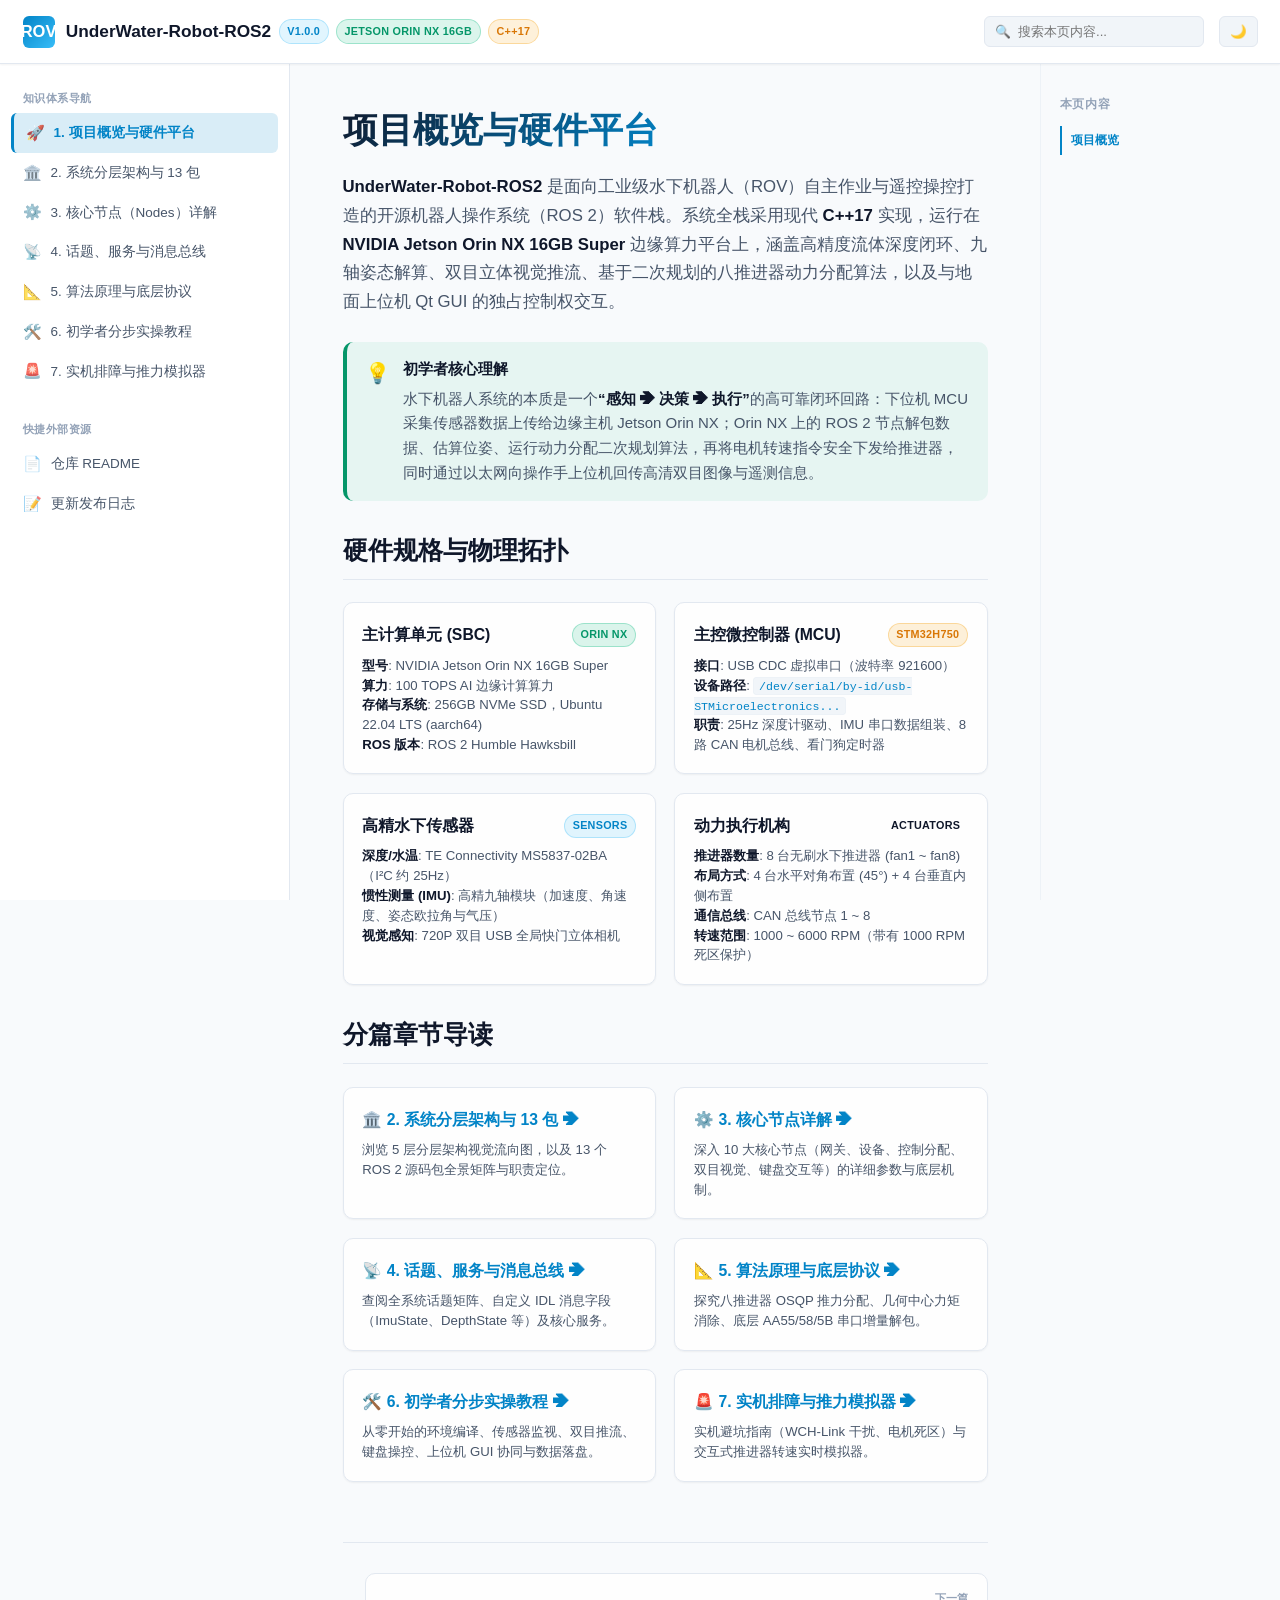
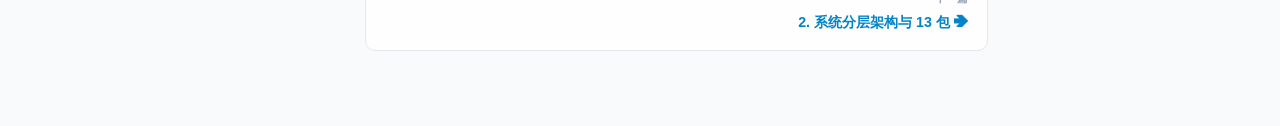
<file: doc/index.html>
<!DOCTYPE html>
<html lang="zh-CN" data-theme="dark">
<head>
  <meta charset="UTF-8">
  <meta name="viewport" content="width=device-width, initial-scale=1.0">
  <title>UnderWater-Robot-ROS2 水下机器人开发全景指南 | 概览与平台</title>
  <link rel="stylesheet" href="style.css">
</head>
<body>

  <!-- 顶部导航条 -->
  <header class="top-header">
    <div class="brand-section">
      <button class="menu-toggle" id="menuToggle" aria-label="切换菜单">☰</button>
      <div class="brand-logo">ROV</div>
      <div class="brand-title">
        <a href="index.html" style="color: inherit; text-decoration: none;">UnderWater-Robot-ROS2</a>
        <span class="badge badge-version">v1.0.0</span>
        <span class="badge badge-hardware">Jetson Orin NX 16GB</span>
        <span class="badge badge-cpp">C++17</span>
      </div>
    </div>
    
    <div class="header-actions">
      <div class="search-box">
        <span class="search-icon">🔍</span>
        <input type="text" id="searchInput" class="search-input" placeholder="搜索本页内容...">
      </div>
      <button class="theme-toggle" id="themeToggle" title="切换模式">☀️</button>
    </div>
  </header>

  <!-- 主体容器 -->
  <div class="app-container">
    
    <!-- 左侧侧边栏导航 (多页面跳转) -->
    <nav class="sidebar" id="sidebar">
      <div class="nav-group">
        <div class="nav-group-title">知识体系导航</div>
        <a href="index.html" class="nav-item active"><span class="nav-item-icon">🚀</span> 1. 项目概览与硬件平台</a>
        <a href="architecture.html" class="nav-item"><span class="nav-item-icon">🏛️</span> 2. 系统分层架构与 13 包</a>
        <a href="nodes.html" class="nav-item"><span class="nav-item-icon">⚙️</span> 3. 核心节点（Nodes）详解</a>
        <a href="interfaces.html" class="nav-item"><span class="nav-item-icon">📡</span> 4. 话题、服务与消息总线</a>
        <a href="algorithms.html" class="nav-item"><span class="nav-item-icon">📐</span> 5. 算法原理与底层协议</a>
        <a href="tutorials.html" class="nav-item"><span class="nav-item-icon">🛠️</span> 6. 初学者分步实操教程</a>
        <a href="troubleshooting.html" class="nav-item"><span class="nav-item-icon">🚨</span> 7. 实机排障与推力模拟器</a>
      </div>

      <div class="nav-group">
        <div class="nav-group-title">快捷外部资源</div>
        <a href="../README.md" class="nav-item"><span class="nav-item-icon">📄</span> 仓库 README</a>
        <a href="../CHANGELOG.md" class="nav-item"><span class="nav-item-icon">📝</span> 更新发布日志</a>
      </div>
    </nav>

    <!-- 中间主体内容区 -->
    <main class="main-content">
      
      <!-- 项目概览 -->
      <section id="overview" class="doc-section">
        <h1 class="doc-title">项目概览与硬件平台</h1>
        <p class="lead-p">
          <strong>UnderWater-Robot-ROS2</strong> 是面向工业级水下机器人（ROV）自主作业与遥控操控打造的开源机器人操作系统（ROS 2）软件栈。系统全栈采用现代 <strong>C++17</strong> 实现，运行在 <strong>NVIDIA Jetson Orin NX 16GB Super</strong> 边缘算力平台上，涵盖高精度流体深度闭环、九轴姿态解算、双目立体视觉推流、基于二次规划的八推进器动力分配算法，以及与地面上位机 Qt GUI 的独占控制权交互。
        </p>

        <div class="callout tip">
          <div class="callout-icon">💡</div>
          <div class="callout-content">
            <div class="callout-title">初学者核心理解</div>
            <p>
              水下机器人系统的本质是一个<strong>“感知 ➔ 决策 ➔ 执行”</strong>的高可靠闭环回路：下位机 MCU 采集传感器数据上传给边缘主机 Jetson Orin NX；Orin NX 上的 ROS 2 节点解包数据、估算位姿、运行动力分配二次规划算法，再将电机转速指令安全下发给推进器，同时通过以太网向操作手上位机回传高清双目图像与遥测信息。
            </p>
          </div>
        </div>

        <h2>硬件规格与物理拓扑</h2>
        <div class="card-grid">
          <div class="card">
            <div class="card-title">主计算单元 (SBC) <span class="badge badge-hardware">Orin NX</span></div>
            <div class="card-desc">
              <strong>型号</strong>: NVIDIA Jetson Orin NX 16GB Super<br>
              <strong>算力</strong>: 100 TOPS AI 边缘计算算力<br>
              <strong>存储与系统</strong>: 256GB NVMe SSD，Ubuntu 22.04 LTS (aarch64)<br>
              <strong>ROS 版本</strong>: ROS 2 Humble Hawksbill
            </div>
          </div>
          <div class="card">
            <div class="card-title">主控微控制器 (MCU) <span class="badge badge-cpp">STM32H750</span></div>
            <div class="card-desc">
              <strong>接口</strong>: USB CDC 虚拟串口（波特率 921600）<br>
              <strong>设备路径</strong>: <code>/dev/serial/by-id/usb-STMicroelectronics...</code><br>
              <strong>职责</strong>: 25Hz 深度计驱动、IMU 串口数据组装、8 路 CAN 电机总线、看门狗定时器
            </div>
          </div>
          <div class="card">
            <div class="card-title">高精水下传感器 <span class="badge badge-version">Sensors</span></div>
            <div class="card-desc">
              <strong>深度/水温</strong>: TE Connectivity MS5837-02BA（I²C 约 25Hz）<br>
              <strong>惯性测量 (IMU)</strong>: 高精九轴模块（加速度、角速度、姿态欧拉角与气压）<br>
              <strong>视觉感知</strong>: 720P 双目 USB 全局快门立体相机
            </div>
          </div>
          <div class="card">
            <div class="card-title">动力执行机构 <span class="badge badge-warning">Actuators</span></div>
            <div class="card-desc">
              <strong>推进器数量</strong>: 8 台无刷水下推进器 (fan1 ~ fan8)<br>
              <strong>布局方式</strong>: 4 台水平对角布置 (45°) + 4 台垂直内侧布置<br>
              <strong>通信总线</strong>: CAN 总线节点 1 ~ 8<br>
              <strong>转速范围</strong>: 1000 ~ 6000 RPM（带有 1000 RPM 死区保护）
            </div>
          </div>
        </div>

        <h2>分篇章节导读</h2>
        <div class="card-grid">
          <a href="architecture.html" class="card" style="text-decoration: none;">
            <div class="card-title">🏛️ 2. 系统分层架构与 13 包 ➔</div>
            <div class="card-desc">浏览 5 层分层架构视觉流向图，以及 13 个 ROS 2 源码包全景矩阵与职责定位。</div>
          </a>
          <a href="nodes.html" class="card" style="text-decoration: none;">
            <div class="card-title">⚙️ 3. 核心节点详解 ➔</div>
            <div class="card-desc">深入 10 大核心节点（网关、设备、控制分配、双目视觉、键盘交互等）的详细参数与底层机制。</div>
          </a>
          <a href="interfaces.html" class="card" style="text-decoration: none;">
            <div class="card-title">📡 4. 话题、服务与消息总线 ➔</div>
            <div class="card-desc">查阅全系统话题矩阵、自定义 IDL 消息字段（ImuState、DepthState 等）及核心服务。</div>
          </a>
          <a href="algorithms.html" class="card" style="text-decoration: none;">
            <div class="card-title">📐 5. 算法原理与底层协议 ➔</div>
            <div class="card-desc">探究八推进器 OSQP 推力分配、几何中心力矩消除、底层 AA55/58/5B 串口增量解包。</div>
          </a>
          <a href="tutorials.html" class="card" style="text-decoration: none;">
            <div class="card-title">🛠️ 6. 初学者分步实操教程 ➔</div>
            <div class="card-desc">从零开始的环境编译、传感器监视、双目推流、键盘操控、上位机 GUI 协同与数据落盘。</div>
          </a>
          <a href="troubleshooting.html" class="card" style="text-decoration: none;">
            <div class="card-title">🚨 7. 实机排障与推力模拟器 ➔</div>
            <div class="card-desc">实机避坑指南（WCH-Link 干扰、电机死区）与交互式推进器转速实时模拟器。</div>
          </a>
        </div>
      </section>

      <!-- 页面翻页器 -->
      <div class="page-nav">
        <div></div>
        <a href="architecture.html" class="page-nav-card next">
          <span class="page-nav-label">下一篇</span>
          <span class="page-nav-title">2. 系统分层架构与 13 包 ➔</span>
        </a>
      </div>

    </main>

    <!-- 右侧页面目录（TOC） -->
    <aside class="toc-panel">
      <div class="toc-title">本页内容</div>
      <a href="#overview" class="toc-link active">项目概览</a>
    </aside>

  </div>

  <script src="app.js"></script>
</body>
</html>
</file>
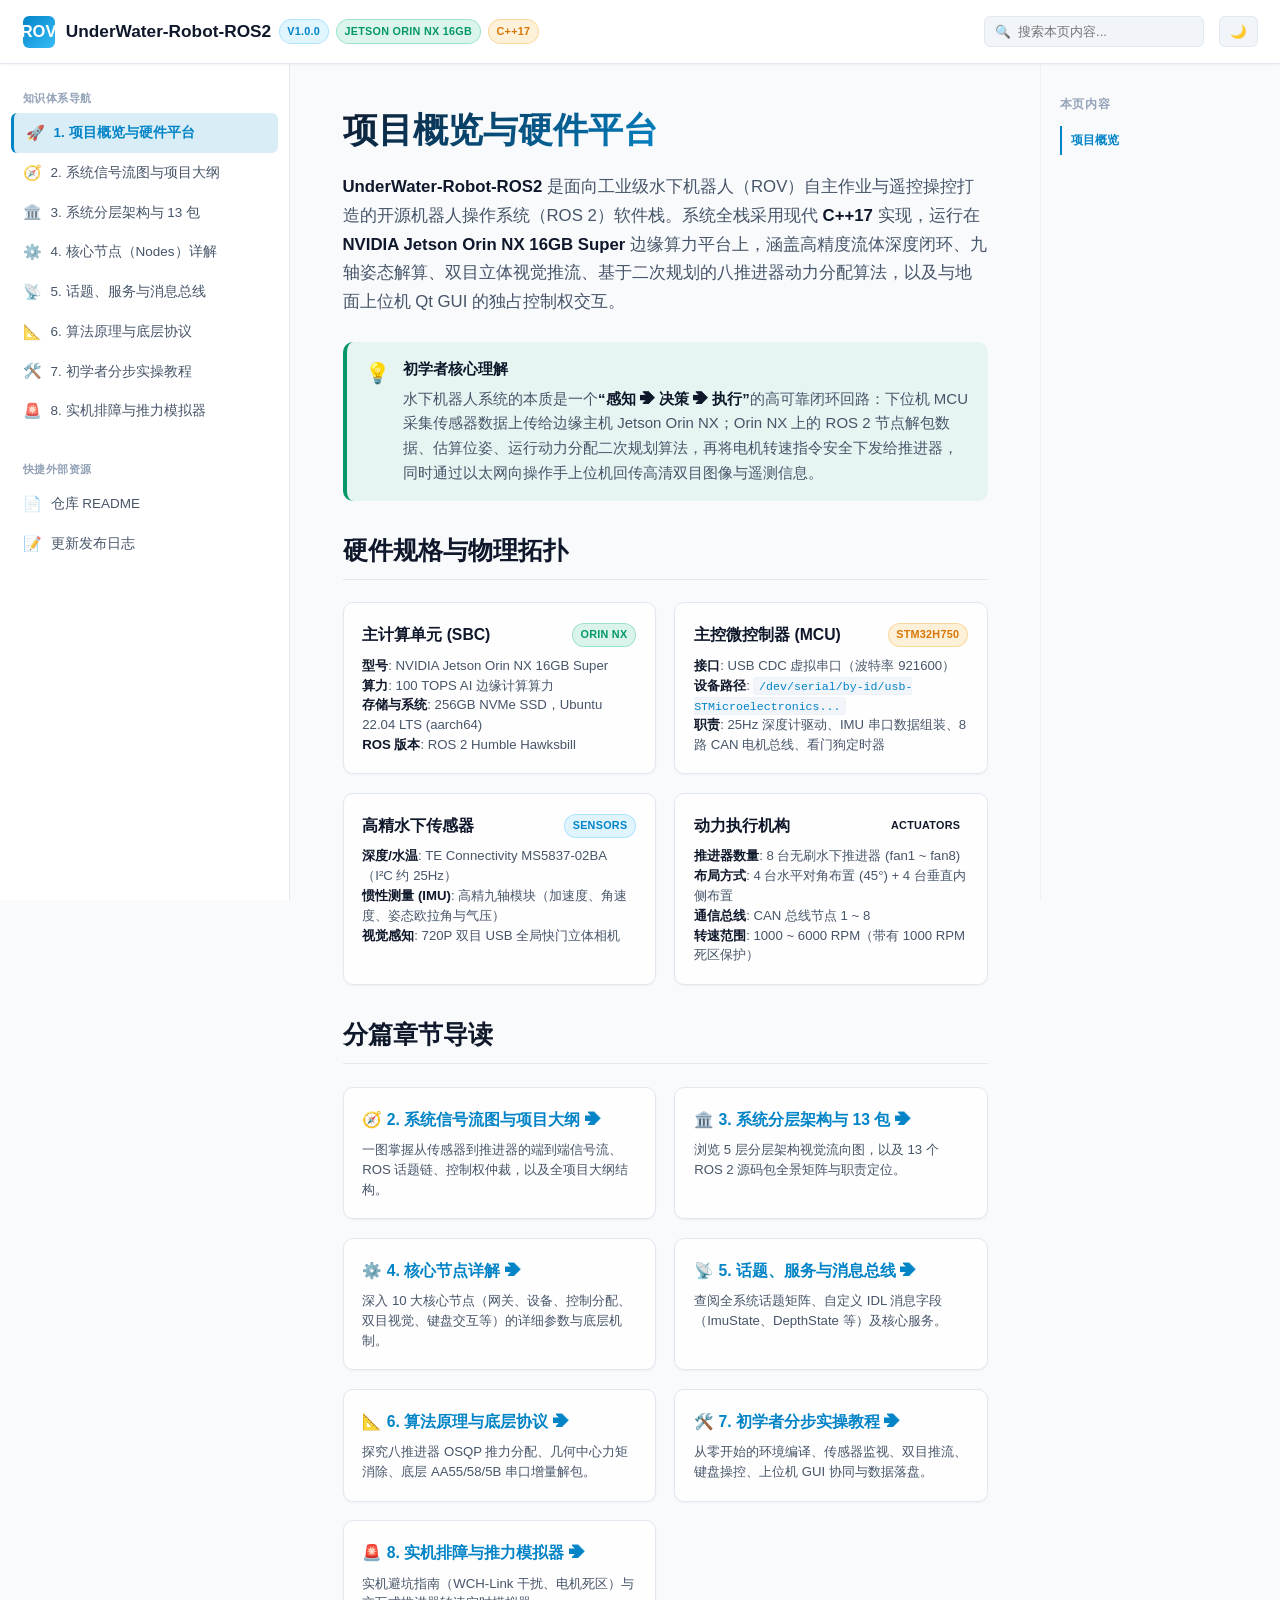
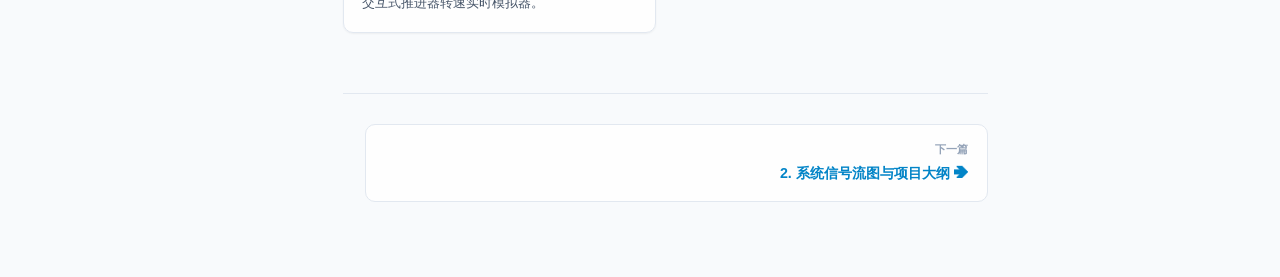
<file: docs/web/index.html>
<!DOCTYPE html>
<html lang="zh-CN" data-theme="dark">
<head>
  <meta charset="UTF-8">
  <meta name="viewport" content="width=device-width, initial-scale=1.0">
  <title>UnderWater-Robot-ROS2 水下机器人开发全景指南 | 概览与平台</title>
  <link rel="stylesheet" href="style.css">
</head>
<body>

  <!-- 顶部导航条 -->
  <header class="top-header">
    <div class="brand-section">
      <button class="menu-toggle" id="menuToggle" aria-label="切换菜单">☰</button>
      <div class="brand-logo">ROV</div>
      <div class="brand-title">
        <a href="index.html" style="color: inherit; text-decoration: none;">UnderWater-Robot-ROS2</a>
        <span class="badge badge-version">v1.0.0</span>
        <span class="badge badge-hardware">Jetson Orin NX 16GB</span>
        <span class="badge badge-cpp">C++17</span>
      </div>
    </div>
    
    <div class="header-actions">
      <div class="search-box">
        <span class="search-icon">🔍</span>
        <input type="text" id="searchInput" class="search-input" placeholder="搜索本页内容...">
      </div>
      <button class="theme-toggle" id="themeToggle" title="切换模式">☀️</button>
    </div>
  </header>

  <!-- 主体容器 -->
  <div class="app-container">
    
    <!-- 左侧侧边栏导航 (多页面跳转) -->
    <nav class="sidebar" id="sidebar">
      <div class="nav-group">
        <div class="nav-group-title">知识体系导航</div>
        <a href="index.html" class="nav-item active"><span class="nav-item-icon">🚀</span> 1. 项目概览与硬件平台</a>
        <a href="signal-flow.html" class="nav-item"><span class="nav-item-icon">🧭</span> 2. 系统信号流图与项目大纲</a>
        <a href="architecture.html" class="nav-item"><span class="nav-item-icon">🏛️</span> 3. 系统分层架构与 13 包</a>
        <a href="nodes.html" class="nav-item"><span class="nav-item-icon">⚙️</span> 4. 核心节点（Nodes）详解</a>
        <a href="interfaces.html" class="nav-item"><span class="nav-item-icon">📡</span> 5. 话题、服务与消息总线</a>
        <a href="algorithms.html" class="nav-item"><span class="nav-item-icon">📐</span> 6. 算法原理与底层协议</a>
        <a href="tutorials.html" class="nav-item"><span class="nav-item-icon">🛠️</span> 7. 初学者分步实操教程</a>
        <a href="troubleshooting.html" class="nav-item"><span class="nav-item-icon">🚨</span> 8. 实机排障与推力模拟器</a>
      </div>

      <div class="nav-group">
        <div class="nav-group-title">快捷外部资源</div>
        <a href="viewer.html?doc=README.md" class="nav-item"><span class="nav-item-icon">📄</span> 仓库 README</a>
        <a href="viewer.html?doc=CHANGELOG.md" class="nav-item"><span class="nav-item-icon">📝</span> 更新发布日志</a>
      </div>
    </nav>

    <!-- 中间主体内容区 -->
    <main class="main-content">
      
      <!-- 项目概览 -->
      <section id="overview" class="doc-section">
        <h1 class="doc-title">项目概览与硬件平台</h1>
        <p class="lead-p">
          <strong>UnderWater-Robot-ROS2</strong> 是面向工业级水下机器人（ROV）自主作业与遥控操控打造的开源机器人操作系统（ROS 2）软件栈。系统全栈采用现代 <strong>C++17</strong> 实现，运行在 <strong>NVIDIA Jetson Orin NX 16GB Super</strong> 边缘算力平台上，涵盖高精度流体深度闭环、九轴姿态解算、双目立体视觉推流、基于二次规划的八推进器动力分配算法，以及与地面上位机 Qt GUI 的独占控制权交互。
        </p>

        <div class="callout tip">
          <div class="callout-icon">💡</div>
          <div class="callout-content">
            <div class="callout-title">初学者核心理解</div>
            <p>
              水下机器人系统的本质是一个<strong>“感知 ➔ 决策 ➔ 执行”</strong>的高可靠闭环回路：下位机 MCU 采集传感器数据上传给边缘主机 Jetson Orin NX；Orin NX 上的 ROS 2 节点解包数据、估算位姿、运行动力分配二次规划算法，再将电机转速指令安全下发给推进器，同时通过以太网向操作手上位机回传高清双目图像与遥测信息。
            </p>
          </div>
        </div>

        <h2>硬件规格与物理拓扑</h2>
        <div class="card-grid">
          <div class="card">
            <div class="card-title">主计算单元 (SBC) <span class="badge badge-hardware">Orin NX</span></div>
            <div class="card-desc">
              <strong>型号</strong>: NVIDIA Jetson Orin NX 16GB Super<br>
              <strong>算力</strong>: 100 TOPS AI 边缘计算算力<br>
              <strong>存储与系统</strong>: 256GB NVMe SSD，Ubuntu 22.04 LTS (aarch64)<br>
              <strong>ROS 版本</strong>: ROS 2 Humble Hawksbill
            </div>
          </div>
          <div class="card">
            <div class="card-title">主控微控制器 (MCU) <span class="badge badge-cpp">STM32H750</span></div>
            <div class="card-desc">
              <strong>接口</strong>: USB CDC 虚拟串口（波特率 921600）<br>
              <strong>设备路径</strong>: <code>/dev/serial/by-id/usb-STMicroelectronics...</code><br>
              <strong>职责</strong>: 25Hz 深度计驱动、IMU 串口数据组装、8 路 CAN 电机总线、看门狗定时器
            </div>
          </div>
          <div class="card">
            <div class="card-title">高精水下传感器 <span class="badge badge-version">Sensors</span></div>
            <div class="card-desc">
              <strong>深度/水温</strong>: TE Connectivity MS5837-02BA（I²C 约 25Hz）<br>
              <strong>惯性测量 (IMU)</strong>: 高精九轴模块（加速度、角速度、姿态欧拉角与气压）<br>
              <strong>视觉感知</strong>: 720P 双目 USB 全局快门立体相机
            </div>
          </div>
          <div class="card">
            <div class="card-title">动力执行机构 <span class="badge badge-warning">Actuators</span></div>
            <div class="card-desc">
              <strong>推进器数量</strong>: 8 台无刷水下推进器 (fan1 ~ fan8)<br>
              <strong>布局方式</strong>: 4 台水平对角布置 (45°) + 4 台垂直内侧布置<br>
              <strong>通信总线</strong>: CAN 总线节点 1 ~ 8<br>
              <strong>转速范围</strong>: 1000 ~ 6000 RPM（带有 1000 RPM 死区保护）
            </div>
          </div>
        </div>

        <h2>分篇章节导读</h2>
        <div class="card-grid">
          <a href="signal-flow.html" class="card" style="text-decoration: none;">
            <div class="card-title">🧭 2. 系统信号流图与项目大纲 ➔</div>
            <div class="card-desc">一图掌握从传感器到推进器的端到端信号流、ROS 话题链、控制权仲裁，以及全项目大纲结构。</div>
          </a>
          <a href="architecture.html" class="card" style="text-decoration: none;">
            <div class="card-title">🏛️ 3. 系统分层架构与 13 包 ➔</div>
            <div class="card-desc">浏览 5 层分层架构视觉流向图，以及 13 个 ROS 2 源码包全景矩阵与职责定位。</div>
          </a>
          <a href="nodes.html" class="card" style="text-decoration: none;">
            <div class="card-title">⚙️ 4. 核心节点详解 ➔</div>
            <div class="card-desc">深入 10 大核心节点（网关、设备、控制分配、双目视觉、键盘交互等）的详细参数与底层机制。</div>
          </a>
          <a href="interfaces.html" class="card" style="text-decoration: none;">
            <div class="card-title">📡 5. 话题、服务与消息总线 ➔</div>
            <div class="card-desc">查阅全系统话题矩阵、自定义 IDL 消息字段（ImuState、DepthState 等）及核心服务。</div>
          </a>
          <a href="algorithms.html" class="card" style="text-decoration: none;">
            <div class="card-title">📐 6. 算法原理与底层协议 ➔</div>
            <div class="card-desc">探究八推进器 OSQP 推力分配、几何中心力矩消除、底层 AA55/58/5B 串口增量解包。</div>
          </a>
          <a href="tutorials.html" class="card" style="text-decoration: none;">
            <div class="card-title">🛠️ 7. 初学者分步实操教程 ➔</div>
            <div class="card-desc">从零开始的环境编译、传感器监视、双目推流、键盘操控、上位机 GUI 协同与数据落盘。</div>
          </a>
          <a href="troubleshooting.html" class="card" style="text-decoration: none;">
            <div class="card-title">🚨 8. 实机排障与推力模拟器 ➔</div>
            <div class="card-desc">实机避坑指南（WCH-Link 干扰、电机死区）与交互式推进器转速实时模拟器。</div>
          </a>
        </div>
      </section>

      <!-- 页面翻页器 -->
            <div class="page-nav">
        <div></div>
        <a href="signal-flow.html" class="page-nav-card next">
          <span class="page-nav-label">下一篇</span>
          <span class="page-nav-title">2. 系统信号流图与项目大纲 ➔</span>
        </a>
      </div>

    <!-- 右侧页面目录（TOC） -->
    <aside class="toc-panel">
      <div class="toc-title">本页内容</div>
      <a href="#overview" class="toc-link active">项目概览</a>
    </aside>

  </div>

  <script src="app.js"></script>
</body>
</html>
</file>
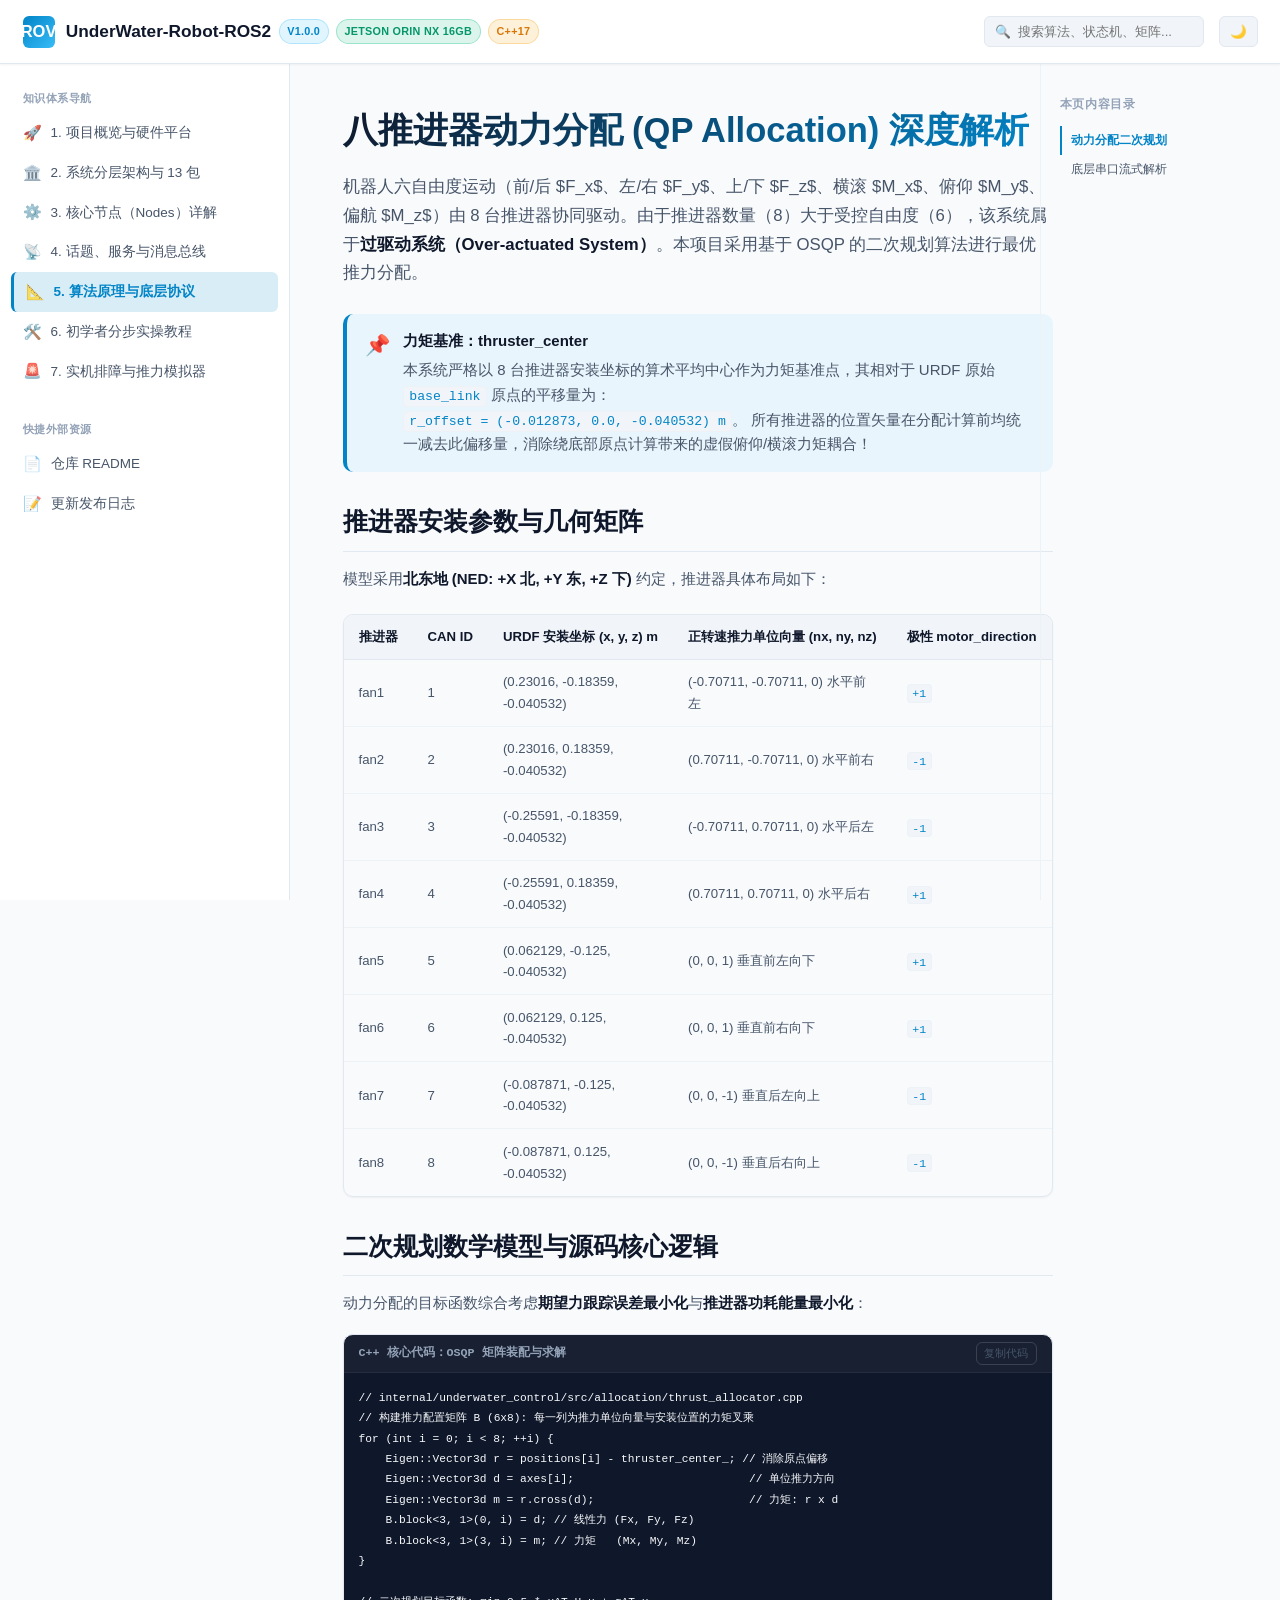
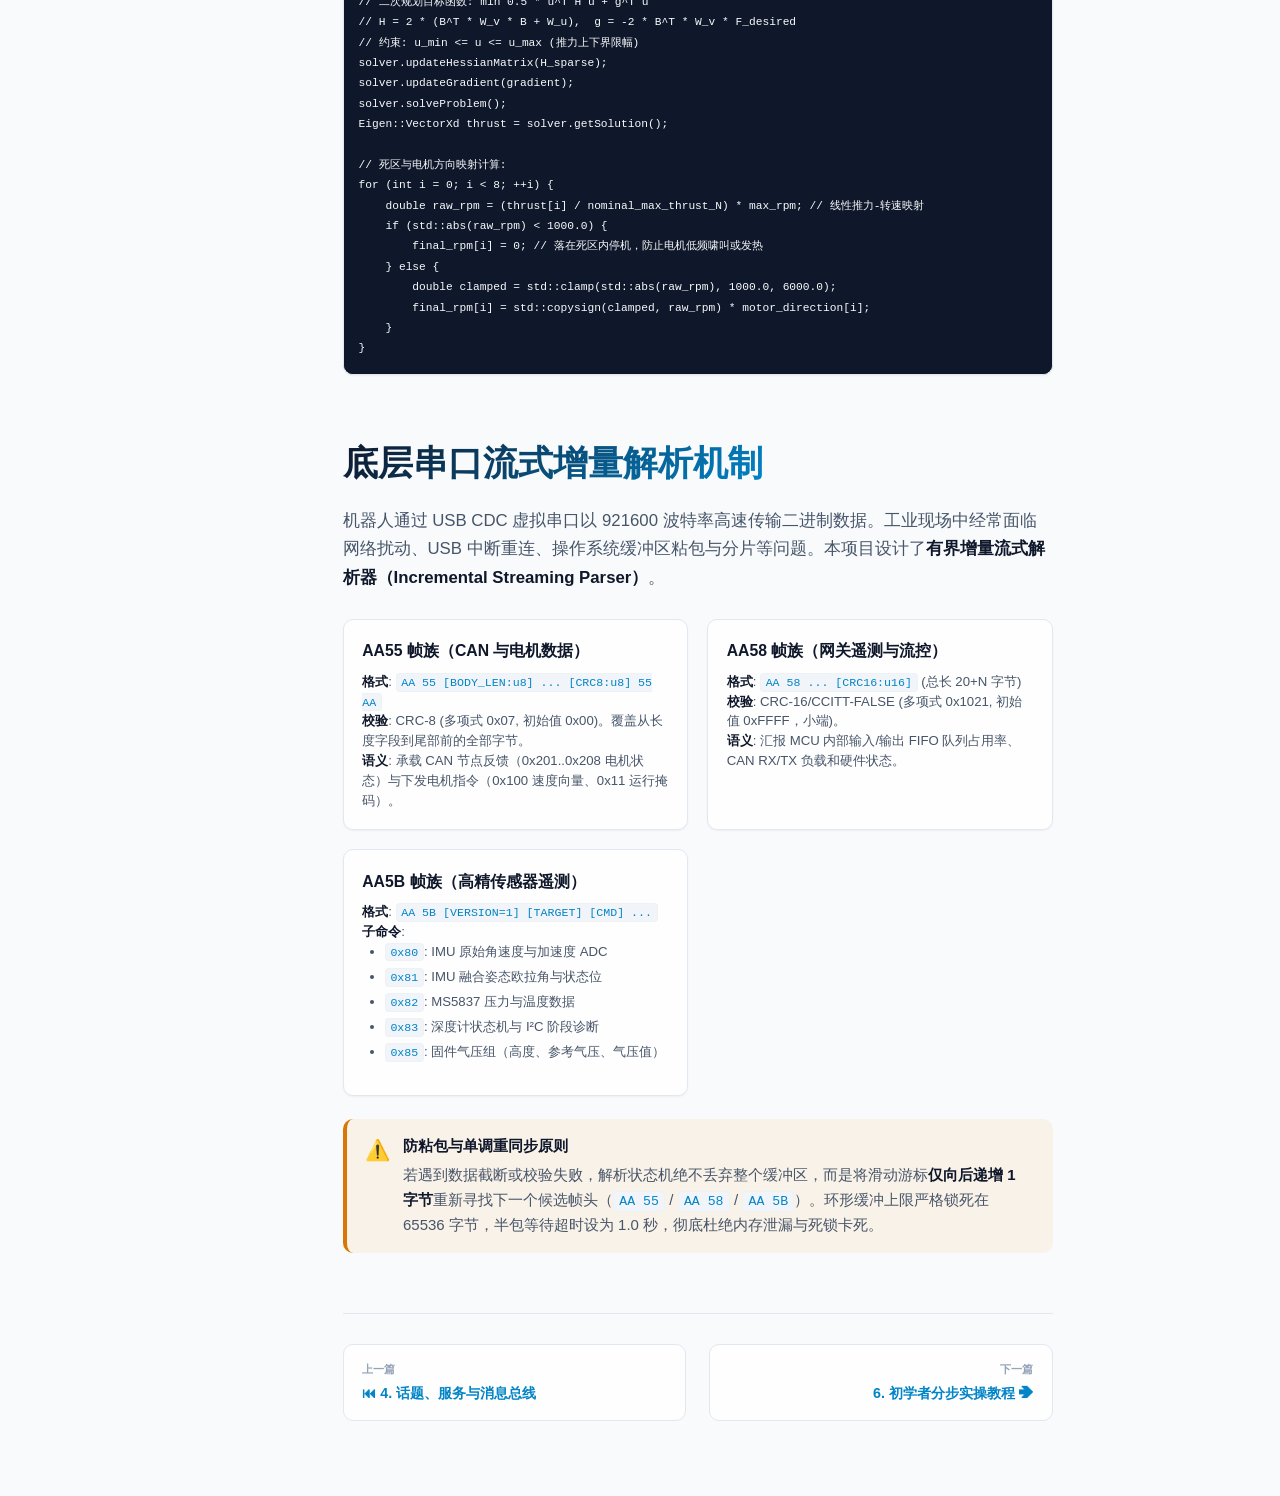
<file: doc/algorithms.html>
<!DOCTYPE html>
<html lang="zh-CN" data-theme="dark">
<head>
  <meta charset="UTF-8">
  <meta name="viewport" content="width=device-width, initial-scale=1.0">
  <title>UnderWater-Robot-ROS2 水下机器人开发全景指南 | 算法原理与底层协议</title>
  <link rel="stylesheet" href="style.css">
</head>
<body>

  <!-- 顶部导航条 -->
  <header class="top-header">
    <div class="brand-section">
      <button class="menu-toggle" id="menuToggle" aria-label="切换菜单">☰</button>
      <div class="brand-logo">ROV</div>
      <div class="brand-title">
        <a href="index.html" style="color: inherit; text-decoration: none;">UnderWater-Robot-ROS2</a>
        <span class="badge badge-version">v1.0.0</span>
        <span class="badge badge-hardware">Jetson Orin NX 16GB</span>
        <span class="badge badge-cpp">C++17</span>
      </div>
    </div>
    
    <div class="header-actions">
      <div class="search-box">
        <span class="search-icon">🔍</span>
        <input type="text" id="searchInput" class="search-input" placeholder="搜索算法、状态机、矩阵...">
      </div>
      <button class="theme-toggle" id="themeToggle" title="切换模式">☀️</button>
    </div>
  </header>

  <!-- 主体容器 -->
  <div class="app-container">
    
    <!-- 左侧侧边栏导航 (多页面跳转) -->
    <nav class="sidebar" id="sidebar">
      <div class="nav-group">
        <div class="nav-group-title">知识体系导航</div>
        <a href="index.html" class="nav-item"><span class="nav-item-icon">🚀</span> 1. 项目概览与硬件平台</a>
        <a href="architecture.html" class="nav-item"><span class="nav-item-icon">🏛️</span> 2. 系统分层架构与 13 包</a>
        <a href="nodes.html" class="nav-item"><span class="nav-item-icon">⚙️</span> 3. 核心节点（Nodes）详解</a>
        <a href="interfaces.html" class="nav-item"><span class="nav-item-icon">📡</span> 4. 话题、服务与消息总线</a>
        <a href="algorithms.html" class="nav-item active"><span class="nav-item-icon">📐</span> 5. 算法原理与底层协议</a>
        <a href="tutorials.html" class="nav-item"><span class="nav-item-icon">🛠️</span> 6. 初学者分步实操教程</a>
        <a href="troubleshooting.html" class="nav-item"><span class="nav-item-icon">🚨</span> 7. 实机排障与推力模拟器</a>
      </div>

      <div class="nav-group">
        <div class="nav-group-title">快捷外部资源</div>
        <a href="../README.md" class="nav-item"><span class="nav-item-icon">📄</span> 仓库 README</a>
        <a href="../CHANGELOG.md" class="nav-item"><span class="nav-item-icon">📝</span> 更新发布日志</a>
      </div>
    </nav>

    <!-- 中间主体内容区 -->
    <main class="main-content">
      
      <!-- 6. 核心函数与算法深度解析 -->
      <section id="algorithms-alloc" class="doc-section">
        <h1 class="doc-title">八推进器动力分配 (QP Allocation) 深度解析</h1>
        <p class="lead-p">
          机器人六自由度运动（前/后 $F_x$、左/右 $F_y$、上/下 $F_z$、横滚 $M_x$、俯仰 $M_y$、偏航 $M_z$）由 8 台推进器协同驱动。由于推进器数量（8）大于受控自由度（6），该系统属于<strong>过驱动系统（Over-actuated System）</strong>。本项目采用基于 OSQP 的二次规划算法进行最优推力分配。
        </p>

        <div class="callout info">
          <div class="callout-icon">📌</div>
          <div class="callout-content">
            <div class="callout-title">力矩基准：thruster_center</div>
            <p>
              本系统严格以 8 台推进器安装坐标的算术平均中心作为力矩基准点，其相对于 URDF 原始 <code>base_link</code> 原点的平移量为：
              <br><code>r_offset = (-0.012873, 0.0, -0.040532) m</code>。
              所有推进器的位置矢量在分配计算前均统一减去此偏移量，消除绕底部原点计算带来的虚假俯仰/横滚力矩耦合！
            </p>
          </div>
        </div>

        <h2>推进器安装参数与几何矩阵</h2>
        <p>模型采用<strong>北东地 (NED: +X 北, +Y 东, +Z 下)</strong> 约定，推进器具体布局如下：</p>

        <div class="table-container">
          <table>
            <thead>
              <tr>
                <th>推进器</th>
                <th>CAN ID</th>
                <th>URDF 安装坐标 (x, y, z) m</th>
                <th>正转速推力单位向量 (nx, ny, nz)</th>
                <th>极性 motor_direction</th>
              </tr>
            </thead>
            <tbody>
              <tr><td>fan1</td><td>1</td><td>(0.23016, -0.18359, -0.040532)</td><td>(-0.70711, -0.70711, 0) 水平前左</td><td><code>+1</code></td></tr>
              <tr><td>fan2</td><td>2</td><td>(0.23016, 0.18359, -0.040532)</td><td>(0.70711, -0.70711, 0) 水平前右</td><td><code>-1</code></td></tr>
              <tr><td>fan3</td><td>3</td><td>(-0.25591, -0.18359, -0.040532)</td><td>(-0.70711, 0.70711, 0) 水平后左</td><td><code>-1</code></td></tr>
              <tr><td>fan4</td><td>4</td><td>(-0.25591, 0.18359, -0.040532)</td><td>(0.70711, 0.70711, 0) 水平后右</td><td><code>+1</code></td></tr>
              <tr><td>fan5</td><td>5</td><td>(0.062129, -0.125, -0.040532)</td><td>(0, 0, 1) 垂直前左向下</td><td><code>+1</code></td></tr>
              <tr><td>fan6</td><td>6</td><td>(0.062129, 0.125, -0.040532)</td><td>(0, 0, 1) 垂直前右向下</td><td><code>+1</code></td></tr>
              <tr><td>fan7</td><td>7</td><td>(-0.087871, -0.125, -0.040532)</td><td>(0, 0, -1) 垂直后左向上</td><td><code>-1</code></td></tr>
              <tr><td>fan8</td><td>8</td><td>(-0.087871, 0.125, -0.040532)</td><td>(0, 0, -1) 垂直后右向上</td><td><code>-1</code></td></tr>
            </tbody>
          </table>
        </div>

        <h2>二次规划数学模型与源码核心逻辑</h2>
        <p>动力分配的目标函数综合考虑<strong>期望力跟踪误差最小化</strong>与<strong>推进器功耗能量最小化</strong>：</p>
        
        <div class="code-wrapper">
          <div class="code-header">
            <span class="code-lang">C++ 核心代码：OSQP 矩阵装配与求解</span>
            <button class="copy-btn">复制代码</button>
          </div>
          <pre><code>// internal/underwater_control/src/allocation/thrust_allocator.cpp
// 构建推力配置矩阵 B (6x8): 每一列为推力单位向量与安装位置的力矩叉乘
for (int i = 0; i < 8; ++i) {
    Eigen::Vector3d r = positions[i] - thruster_center_; // 消除原点偏移
    Eigen::Vector3d d = axes[i];                          // 单位推力方向
    Eigen::Vector3d m = r.cross(d);                       // 力矩: r x d
    B.block<3, 1>(0, i) = d; // 线性力 (Fx, Fy, Fz)
    B.block<3, 1>(3, i) = m; // 力矩   (Mx, My, Mz)
}

// 二次规划目标函数: min 0.5 * u^T H u + g^T u
// H = 2 * (B^T * W_v * B + W_u),  g = -2 * B^T * W_v * F_desired
// 约束: u_min <= u <= u_max (推力上下界限幅)
solver.updateHessianMatrix(H_sparse);
solver.updateGradient(gradient);
solver.solveProblem();
Eigen::VectorXd thrust = solver.getSolution();

// 死区与电机方向映射计算:
for (int i = 0; i < 8; ++i) {
    double raw_rpm = (thrust[i] / nominal_max_thrust_N) * max_rpm; // 线性推力-转速映射
    if (std::abs(raw_rpm) < 1000.0) {
        final_rpm[i] = 0; // 落在死区内停机，防止电机低频啸叫或发热
    } else {
        double clamped = std::clamp(std::abs(raw_rpm), 1000.0, 6000.0);
        final_rpm[i] = std::copysign(clamped, raw_rpm) * motor_direction[i];
    }
}</code></pre>
        </div>
      </section>

      <!-- 7. 底层协议流式解析 -->
      <section id="algorithms-protocol" class="doc-section">
        <h1 class="doc-title">底层串口流式增量解析机制</h1>
        <p class="lead-p">
          机器人通过 USB CDC 虚拟串口以 921600 波特率高速传输二进制数据。工业现场中经常面临网络扰动、USB 中断重连、操作系统缓冲区粘包与分片等问题。本项目设计了<strong>有界增量流式解析器（Incremental Streaming Parser）</strong>。
        </p>

        <div class="card-grid">
          <div class="card">
            <div class="card-title">AA55 帧族（CAN 与电机数据）</div>
            <div class="card-desc">
              <strong>格式</strong>: <code>AA 55 [BODY_LEN:u8] ... [CRC8:u8] 55 AA</code><br>
              <strong>校验</strong>: CRC-8 (多项式 0x07, 初始值 0x00)。覆盖从长度字段到尾部前的全部字节。<br>
              <strong>语义</strong>: 承载 CAN 节点反馈（0x201..0x208 电机状态）与下发电机指令（0x100 速度向量、0x11 运行掩码）。
            </div>
          </div>
          <div class="card">
            <div class="card-title">AA58 帧族（网关遥测与流控）</div>
            <div class="card-desc">
              <strong>格式</strong>: <code>AA 58 ... [CRC16:u16]</code> (总长 20+N 字节)<br>
              <strong>校验</strong>: CRC-16/CCITT-FALSE (多项式 0x1021, 初始值 0xFFFF，小端)。<br>
              <strong>语义</strong>: 汇报 MCU 内部输入/输出 FIFO 队列占用率、CAN RX/TX 负载和硬件状态。
            </div>
          </div>
          <div class="card">
            <div class="card-title">AA5B 帧族（高精传感器遥测）</div>
            <div class="card-desc">
              <strong>格式</strong>: <code>AA 5B [VERSION=1] [TARGET] [CMD] ...</code><br>
              <strong>子命令</strong>:
              <ul>
                <li><code>0x80</code>: IMU 原始角速度与加速度 ADC</li>
                <li><code>0x81</code>: IMU 融合姿态欧拉角与状态位</li>
                <li><code>0x82</code>: MS5837 压力与温度数据</li>
                <li><code>0x83</code>: 深度计状态机与 I²C 阶段诊断</li>
                <li><code>0x85</code>: 固件气压组（高度、参考气压、气压值）</li>
              </ul>
            </div>
          </div>
        </div>

        <div class="callout warning">
          <div class="callout-icon">⚠️</div>
          <div class="callout-content">
            <div class="callout-title">防粘包与单调重同步原则</div>
            <p>
              若遇到数据截断或校验失败，解析状态机绝不丢弃整个缓冲区，而是将滑动游标<strong>仅向后递增 1 字节</strong>重新寻找下一个候选帧头（<code>AA 55</code> / <code>AA 58</code> / <code>AA 5B</code>）。环形缓冲上限严格锁死在 65536 字节，半包等待超时设为 1.0 秒，彻底杜绝内存泄漏与死锁卡死。
            </p>
          </div>
        </div>
      </section>

      <!-- 页面翻页器 -->
      <div class="page-nav">
        <a href="interfaces.html" class="page-nav-card prev">
          <span class="page-nav-label">上一篇</span>
          <span class="page-nav-title">⏮ 4. 话题、服务与消息总线</span>
        </a>
        <a href="tutorials.html" class="page-nav-card next">
          <span class="page-nav-label">下一篇</span>
          <span class="page-nav-title">6. 初学者分步实操教程 ➔</span>
        </a>
      </div>

    </main>

    <!-- 右侧页面目录（TOC） -->
    <aside class="toc-panel">
      <div class="toc-title">本页内容目录</div>
      <a href="#algorithms-alloc" class="toc-link active">动力分配二次规划</a>
      <a href="#algorithms-protocol" class="toc-link">底层串口流式解析</a>
    </aside>

  </div>

  <script src="app.js"></script>
</body>
</html>
</file>
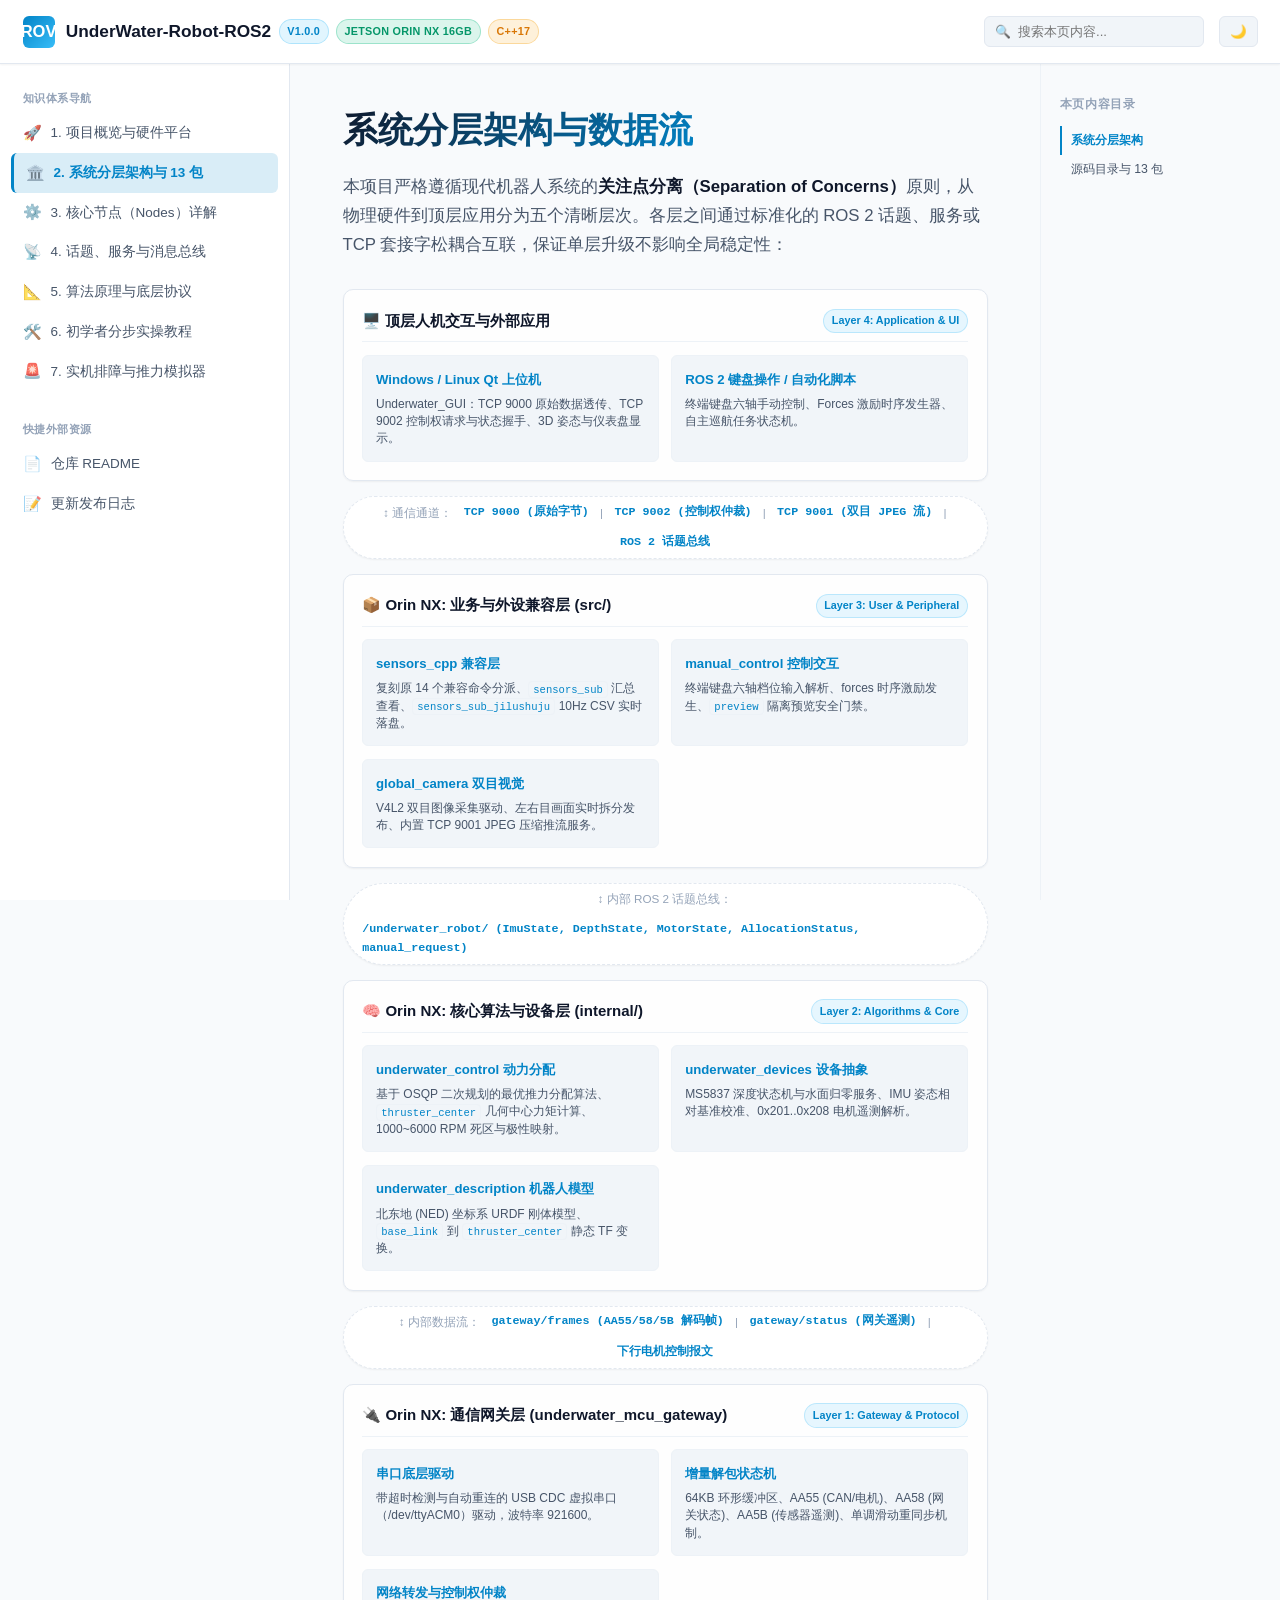
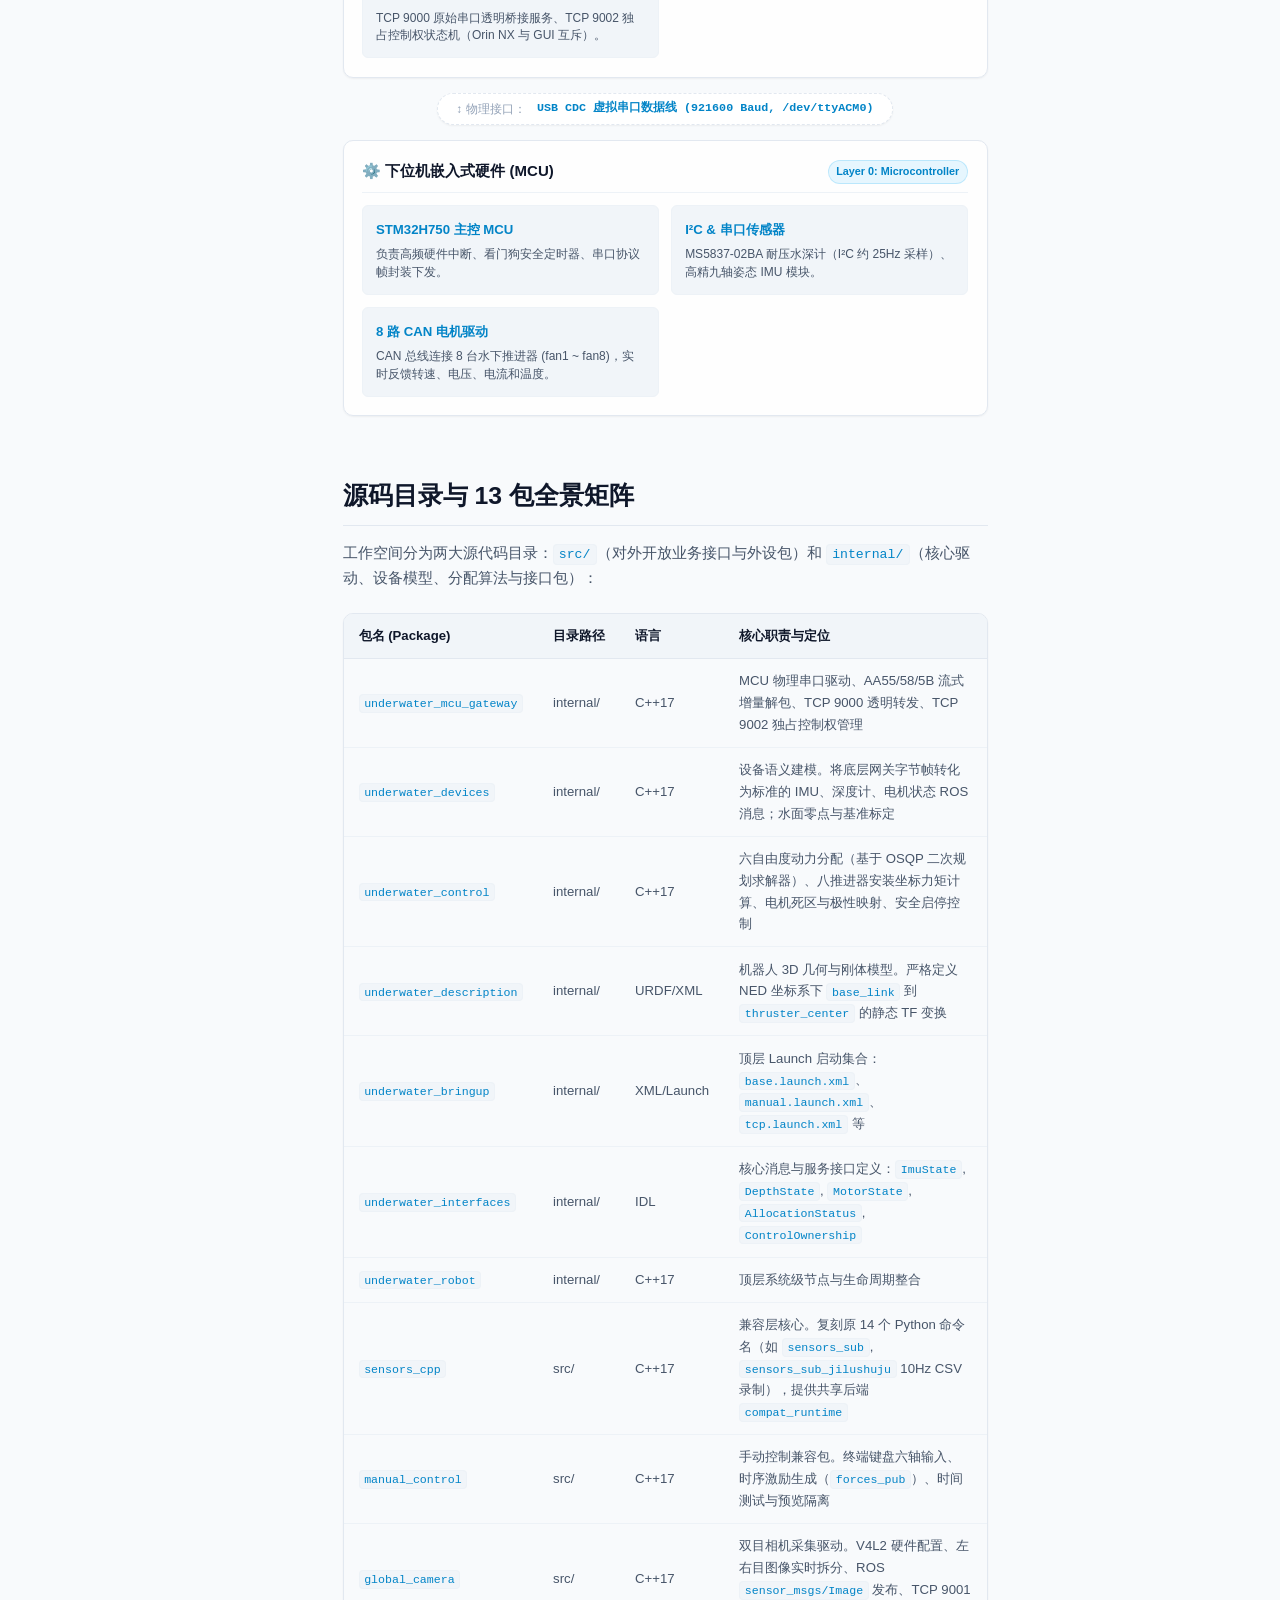
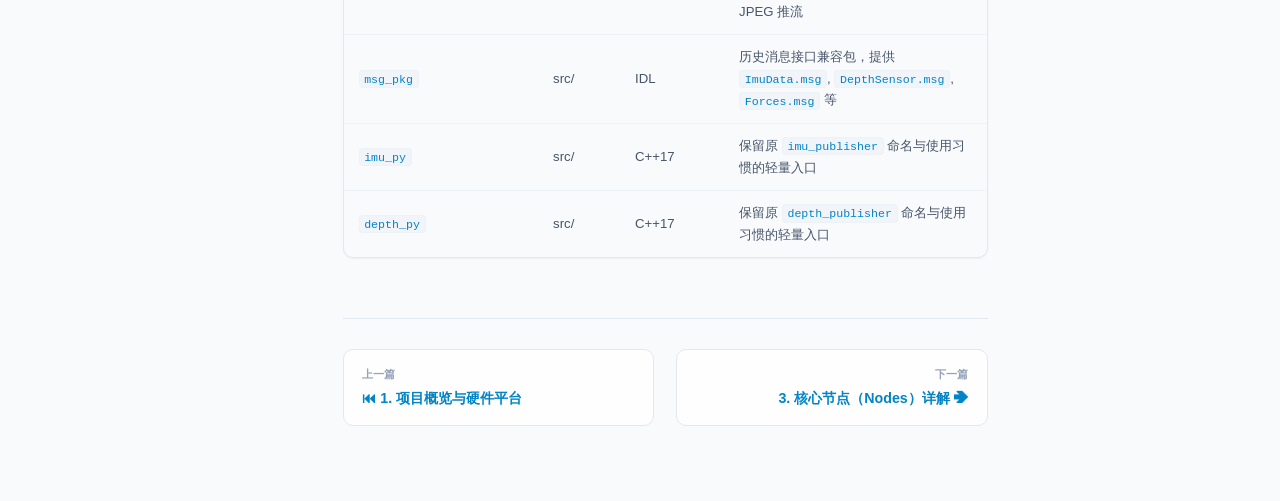
<file: doc/architecture.html>
<!DOCTYPE html>
<html lang="zh-CN" data-theme="dark">
<head>
  <meta charset="UTF-8">
  <meta name="viewport" content="width=device-width, initial-scale=1.0">
  <title>UnderWater-Robot-ROS2 水下机器人开发全景指南 | 系统分层架构与 13 包全景</title>
  <link rel="stylesheet" href="style.css">
</head>
<body>

  <!-- 顶部导航条 -->
  <header class="top-header">
    <div class="brand-section">
      <button class="menu-toggle" id="menuToggle" aria-label="切换菜单">☰</button>
      <div class="brand-logo">ROV</div>
      <div class="brand-title">
        <a href="index.html" style="color: inherit; text-decoration: none;">UnderWater-Robot-ROS2</a>
        <span class="badge badge-version">v1.0.0</span>
        <span class="badge badge-hardware">Jetson Orin NX 16GB</span>
        <span class="badge badge-cpp">C++17</span>
      </div>
    </div>
    
    <div class="header-actions">
      <div class="search-box">
        <span class="search-icon">🔍</span>
        <input type="text" id="searchInput" class="search-input" placeholder="搜索本页内容...">
      </div>
      <button class="theme-toggle" id="themeToggle" title="切换模式">☀️</button>
    </div>
  </header>

  <!-- 主体容器 -->
  <div class="app-container">
    
    <!-- 左侧侧边栏导航 (多页面跳转) -->
    <nav class="sidebar" id="sidebar">
      <div class="nav-group">
        <div class="nav-group-title">知识体系导航</div>
        <a href="index.html" class="nav-item"><span class="nav-item-icon">🚀</span> 1. 项目概览与硬件平台</a>
        <a href="architecture.html" class="nav-item active"><span class="nav-item-icon">🏛️</span> 2. 系统分层架构与 13 包</a>
        <a href="nodes.html" class="nav-item"><span class="nav-item-icon">⚙️</span> 3. 核心节点（Nodes）详解</a>
        <a href="interfaces.html" class="nav-item"><span class="nav-item-icon">📡</span> 4. 话题、服务与消息总线</a>
        <a href="algorithms.html" class="nav-item"><span class="nav-item-icon">📐</span> 5. 算法原理与底层协议</a>
        <a href="tutorials.html" class="nav-item"><span class="nav-item-icon">🛠️</span> 6. 初学者分步实操教程</a>
        <a href="troubleshooting.html" class="nav-item"><span class="nav-item-icon">🚨</span> 7. 实机排障与推力模拟器</a>
      </div>

      <div class="nav-group">
        <div class="nav-group-title">快捷外部资源</div>
        <a href="../README.md" class="nav-item"><span class="nav-item-icon">📄</span> 仓库 README</a>
        <a href="../CHANGELOG.md" class="nav-item"><span class="nav-item-icon">📝</span> 更新发布日志</a>
      </div>
    </nav>

    <!-- 中间主体内容区 -->
    <main class="main-content">
      
      <!-- 2. 系统分层架构与数据流 -->
      <section id="architecture" class="doc-section">
        <h1 class="doc-title">系统分层架构与数据流</h1>
        <p class="lead-p">
          本项目严格遵循现代机器人系统的<strong>关注点分离（Separation of Concerns）</strong>原则，从物理硬件到顶层应用分为五个清晰层次。各层之间通过标准化的 ROS 2 话题、服务或 TCP 套接字松耦合互联，保证单层升级不影响全局稳定性：
        </p>

        <div class="arch-container">
          
          <!-- Layer 4: 顶层交互 -->
          <div class="arch-layer">
            <div class="arch-layer-header">
              <div class="arch-layer-title">🖥️ 顶层人机交互与外部应用</div>
              <span class="arch-layer-badge">Layer 4: Application & UI</span>
            </div>
            <div class="arch-modules">
              <div class="arch-module-card">
                <div class="arch-module-name">Windows / Linux Qt 上位机</div>
                <div class="arch-module-desc">Underwater_GUI：TCP 9000 原始数据透传、TCP 9002 控制权请求与状态握手、3D 姿态与仪表盘显示。</div>
              </div>
              <div class="arch-module-card">
                <div class="arch-module-name">ROS 2 键盘操作 / 自动化脚本</div>
                <div class="arch-module-desc">终端键盘六轴手动控制、Forces 激励时序发生器、自主巡航任务状态机。</div>
              </div>
            </div>
          </div>

          <!-- 通道 1 -->
          <div class="arch-connector">
            <div class="arch-connector-line">
              <span>↕ 通信通道：</span>
              <span class="arch-channel-tag">TCP 9000 (原始字节)</span>
              <span>|</span>
              <span class="arch-channel-tag">TCP 9002 (控制权仲裁)</span>
              <span>|</span>
              <span class="arch-channel-tag">TCP 9001 (双目 JPEG 流)</span>
              <span>|</span>
              <span class="arch-channel-tag">ROS 2 话题总线</span>
            </div>
          </div>

          <!-- Layer 3: 业务与外设兼容层 -->
          <div class="arch-layer">
            <div class="arch-layer-header">
              <div class="arch-layer-title">📦 Orin NX: 业务与外设兼容层 (src/)</div>
              <span class="arch-layer-badge">Layer 3: User & Peripheral</span>
            </div>
            <div class="arch-modules">
              <div class="arch-module-card">
                <div class="arch-module-name">sensors_cpp 兼容层</div>
                <div class="arch-module-desc">复刻原 14 个兼容命令分派、<code>sensors_sub</code> 汇总查看、<code>sensors_sub_jilushuju</code> 10Hz CSV 实时落盘。</div>
              </div>
              <div class="arch-module-card">
                <div class="arch-module-name">manual_control 控制交互</div>
                <div class="arch-module-desc">终端键盘六轴档位输入解析、forces 时序激励发生、<code>preview</code> 隔离预览安全门禁。</div>
              </div>
              <div class="arch-module-card">
                <div class="arch-module-name">global_camera 双目视觉</div>
                <div class="arch-module-desc">V4L2 双目图像采集驱动、左右目画面实时拆分发布、内置 TCP 9001 JPEG 压缩推流服务。</div>
              </div>
            </div>
          </div>

          <!-- 通道 2 -->
          <div class="arch-connector">
            <div class="arch-connector-line">
              <span>↕ 内部 ROS 2 话题总线：</span>
              <span class="arch-channel-tag">/underwater_robot/ (ImuState, DepthState, MotorState, AllocationStatus, manual_request)</span>
            </div>
          </div>

          <!-- Layer 2: 核心算法与设备层 -->
          <div class="arch-layer">
            <div class="arch-layer-header">
              <div class="arch-layer-title">🧠 Orin NX: 核心算法与设备层 (internal/)</div>
              <span class="arch-layer-badge">Layer 2: Algorithms & Core</span>
            </div>
            <div class="arch-modules">
              <div class="arch-module-card">
                <div class="arch-module-name">underwater_control 动力分配</div>
                <div class="arch-module-desc">基于 OSQP 二次规划的最优推力分配算法、<code>thruster_center</code> 几何中心力矩计算、1000~6000 RPM 死区与极性映射。</div>
              </div>
              <div class="arch-module-card">
                <div class="arch-module-name">underwater_devices 设备抽象</div>
                <div class="arch-module-desc">MS5837 深度状态机与水面归零服务、IMU 姿态相对基准校准、0x201..0x208 电机遥测解析。</div>
              </div>
              <div class="arch-module-card">
                <div class="arch-module-name">underwater_description 机器人模型</div>
                <div class="arch-module-desc">北东地 (NED) 坐标系 URDF 刚体模型、<code>base_link</code> 到 <code>thruster_center</code> 静态 TF 变换。</div>
              </div>
            </div>
          </div>

          <!-- 通道 3 -->
          <div class="arch-connector">
            <div class="arch-connector-line">
              <span>↕ 内部数据流：</span>
              <span class="arch-channel-tag">gateway/frames (AA55/58/5B 解码帧)</span>
              <span>|</span>
              <span class="arch-channel-tag">gateway/status (网关遥测)</span>
              <span>|</span>
              <span class="arch-channel-tag">下行电机控制报文</span>
            </div>
          </div>

          <!-- Layer 1: 通信网关层 -->
          <div class="arch-layer">
            <div class="arch-layer-header">
              <div class="arch-layer-title">🔌 Orin NX: 通信网关层 (underwater_mcu_gateway)</div>
              <span class="arch-layer-badge">Layer 1: Gateway & Protocol</span>
            </div>
            <div class="arch-modules">
              <div class="arch-module-card">
                <div class="arch-module-name">串口底层驱动</div>
                <div class="arch-module-desc">带超时检测与自动重连的 USB CDC 虚拟串口（/dev/ttyACM0）驱动，波特率 921600。</div>
              </div>
              <div class="arch-module-card">
                <div class="arch-module-name">增量解包状态机</div>
                <div class="arch-module-desc">64KB 环形缓冲区、AA55 (CAN/电机)、AA58 (网关状态)、AA5B (传感器遥测)、单调滑动重同步机制。</div>
              </div>
              <div class="arch-module-card">
                <div class="arch-module-name">网络转发与控制权仲裁</div>
                <div class="arch-module-desc">TCP 9000 原始串口透明桥接服务、TCP 9002 独占控制权状态机（Orin NX 与 GUI 互斥）。</div>
              </div>
            </div>
          </div>

          <!-- 通道 4 -->
          <div class="arch-connector">
            <div class="arch-connector-line">
              <span>↕ 物理接口：</span>
              <span class="arch-channel-tag">USB CDC 虚拟串口数据线 (921600 Baud, /dev/ttyACM0)</span>
            </div>
          </div>

          <!-- Layer 0: 下位机硬件 -->
          <div class="arch-layer">
            <div class="arch-layer-header">
              <div class="arch-layer-title">⚙️ 下位机嵌入式硬件 (MCU)</div>
              <span class="arch-layer-badge">Layer 0: Microcontroller</span>
            </div>
            <div class="arch-modules">
              <div class="arch-module-card">
                <div class="arch-module-name">STM32H750 主控 MCU</div>
                <div class="arch-module-desc">负责高频硬件中断、看门狗安全定时器、串口协议帧封装下发。</div>
              </div>
              <div class="arch-module-card">
                <div class="arch-module-name">I²C & 串口传感器</div>
                <div class="arch-module-desc">MS5837-02BA 耐压水深计（I²C 约 25Hz 采样）、高精九轴姿态 IMU 模块。</div>
              </div>
              <div class="arch-module-card">
                <div class="arch-module-name">8 路 CAN 电机驱动</div>
                <div class="arch-module-desc">CAN 总线连接 8 台水下推进器 (fan1 ~ fan8)，实时反馈转速、电压、电流和温度。</div>
              </div>
            </div>
          </div>

        </div>
      </section>

      <!-- 3. 源码目录与 13 包全景 -->
      <section id="workspace" class="doc-section">
        <h2>源码目录与 13 包全景矩阵</h2>
        <p>工作空间分为两大源代码目录：<code>src/</code>（对外开放业务接口与外设包）和 <code>internal/</code>（核心驱动、设备模型、分配算法与接口包）：</p>

        <div class="table-container">
          <table>
            <thead>
              <tr>
                <th>包名 (Package)</th>
                <th>目录路径</th>
                <th>语言</th>
                <th>核心职责与定位</th>
              </tr>
            </thead>
            <tbody>
              <tr>
                <td><code>underwater_mcu_gateway</code></td>
                <td>internal/</td>
                <td>C++17</td>
                <td>MCU 物理串口驱动、AA55/58/5B 流式增量解包、TCP 9000 透明转发、TCP 9002 独占控制权管理</td>
              </tr>
              <tr>
                <td><code>underwater_devices</code></td>
                <td>internal/</td>
                <td>C++17</td>
                <td>设备语义建模。将底层网关字节帧转化为标准的 IMU、深度计、电机状态 ROS 消息；水面零点与基准标定</td>
              </tr>
              <tr>
                <td><code>underwater_control</code></td>
                <td>internal/</td>
                <td>C++17</td>
                <td>六自由度动力分配（基于 OSQP 二次规划求解器）、八推进器安装坐标力矩计算、电机死区与极性映射、安全启停控制</td>
              </tr>
              <tr>
                <td><code>underwater_description</code></td>
                <td>internal/</td>
                <td>URDF/XML</td>
                <td>机器人 3D 几何与刚体模型。严格定义 NED 坐标系下 <code>base_link</code> 到 <code>thruster_center</code> 的静态 TF 变换</td>
              </tr>
              <tr>
                <td><code>underwater_bringup</code></td>
                <td>internal/</td>
                <td>XML/Launch</td>
                <td>顶层 Launch 启动集合：<code>base.launch.xml</code>、<code>manual.launch.xml</code>、<code>tcp.launch.xml</code> 等</td>
              </tr>
              <tr>
                <td><code>underwater_interfaces</code></td>
                <td>internal/</td>
                <td>IDL</td>
                <td>核心消息与服务接口定义：<code>ImuState</code>, <code>DepthState</code>, <code>MotorState</code>, <code>AllocationStatus</code>, <code>ControlOwnership</code></td>
              </tr>
              <tr>
                <td><code>underwater_robot</code></td>
                <td>internal/</td>
                <td>C++17</td>
                <td>顶层系统级节点与生命周期整合</td>
              </tr>
              <tr>
                <td><code>sensors_cpp</code></td>
                <td>src/</td>
                <td>C++17</td>
                <td>兼容层核心。复刻原 14 个 Python 命令名（如 <code>sensors_sub</code>, <code>sensors_sub_jilushuju</code> 10Hz CSV 录制），提供共享后端 <code>compat_runtime</code></td>
              </tr>
              <tr>
                <td><code>manual_control</code></td>
                <td>src/</td>
                <td>C++17</td>
                <td>手动控制兼容包。终端键盘六轴输入、时序激励生成（<code>forces_pub</code>）、时间测试与预览隔离</td>
              </tr>
              <tr>
                <td><code>global_camera</code></td>
                <td>src/</td>
                <td>C++17</td>
                <td>双目相机采集驱动。V4L2 硬件配置、左右目图像实时拆分、ROS <code>sensor_msgs/Image</code> 发布、TCP 9001 JPEG 推流</td>
              </tr>
              <tr>
                <td><code>msg_pkg</code></td>
                <td>src/</td>
                <td>IDL</td>
                <td>历史消息接口兼容包，提供 <code>ImuData.msg</code>, <code>DepthSensor.msg</code>, <code>Forces.msg</code> 等</td>
              </tr>
              <tr>
                <td><code>imu_py</code></td>
                <td>src/</td>
                <td>C++17</td>
                <td>保留原 <code>imu_publisher</code> 命名与使用习惯的轻量入口</td>
              </tr>
              <tr>
                <td><code>depth_py</code></td>
                <td>src/</td>
                <td>C++17</td>
                <td>保留原 <code>depth_publisher</code> 命名与使用习惯的轻量入口</td>
              </tr>
            </tbody>
          </table>
        </div>
      </section>

      <!-- 页面翻页器 -->
      <div class="page-nav">
        <a href="index.html" class="page-nav-card prev">
          <span class="page-nav-label">上一篇</span>
          <span class="page-nav-title">⏮ 1. 项目概览与硬件平台</span>
        </a>
        <a href="nodes.html" class="page-nav-card next">
          <span class="page-nav-label">下一篇</span>
          <span class="page-nav-title">3. 核心节点（Nodes）详解 ➔</span>
        </a>
      </div>

    </main>

    <!-- 右侧页面目录（TOC） -->
    <aside class="toc-panel">
      <div class="toc-title">本页内容目录</div>
      <a href="#architecture" class="toc-link active">系统分层架构</a>
      <a href="#workspace" class="toc-link">源码目录与 13 包</a>
    </aside>

  </div>

  <script src="app.js"></script>
</body>
</html>
</file>
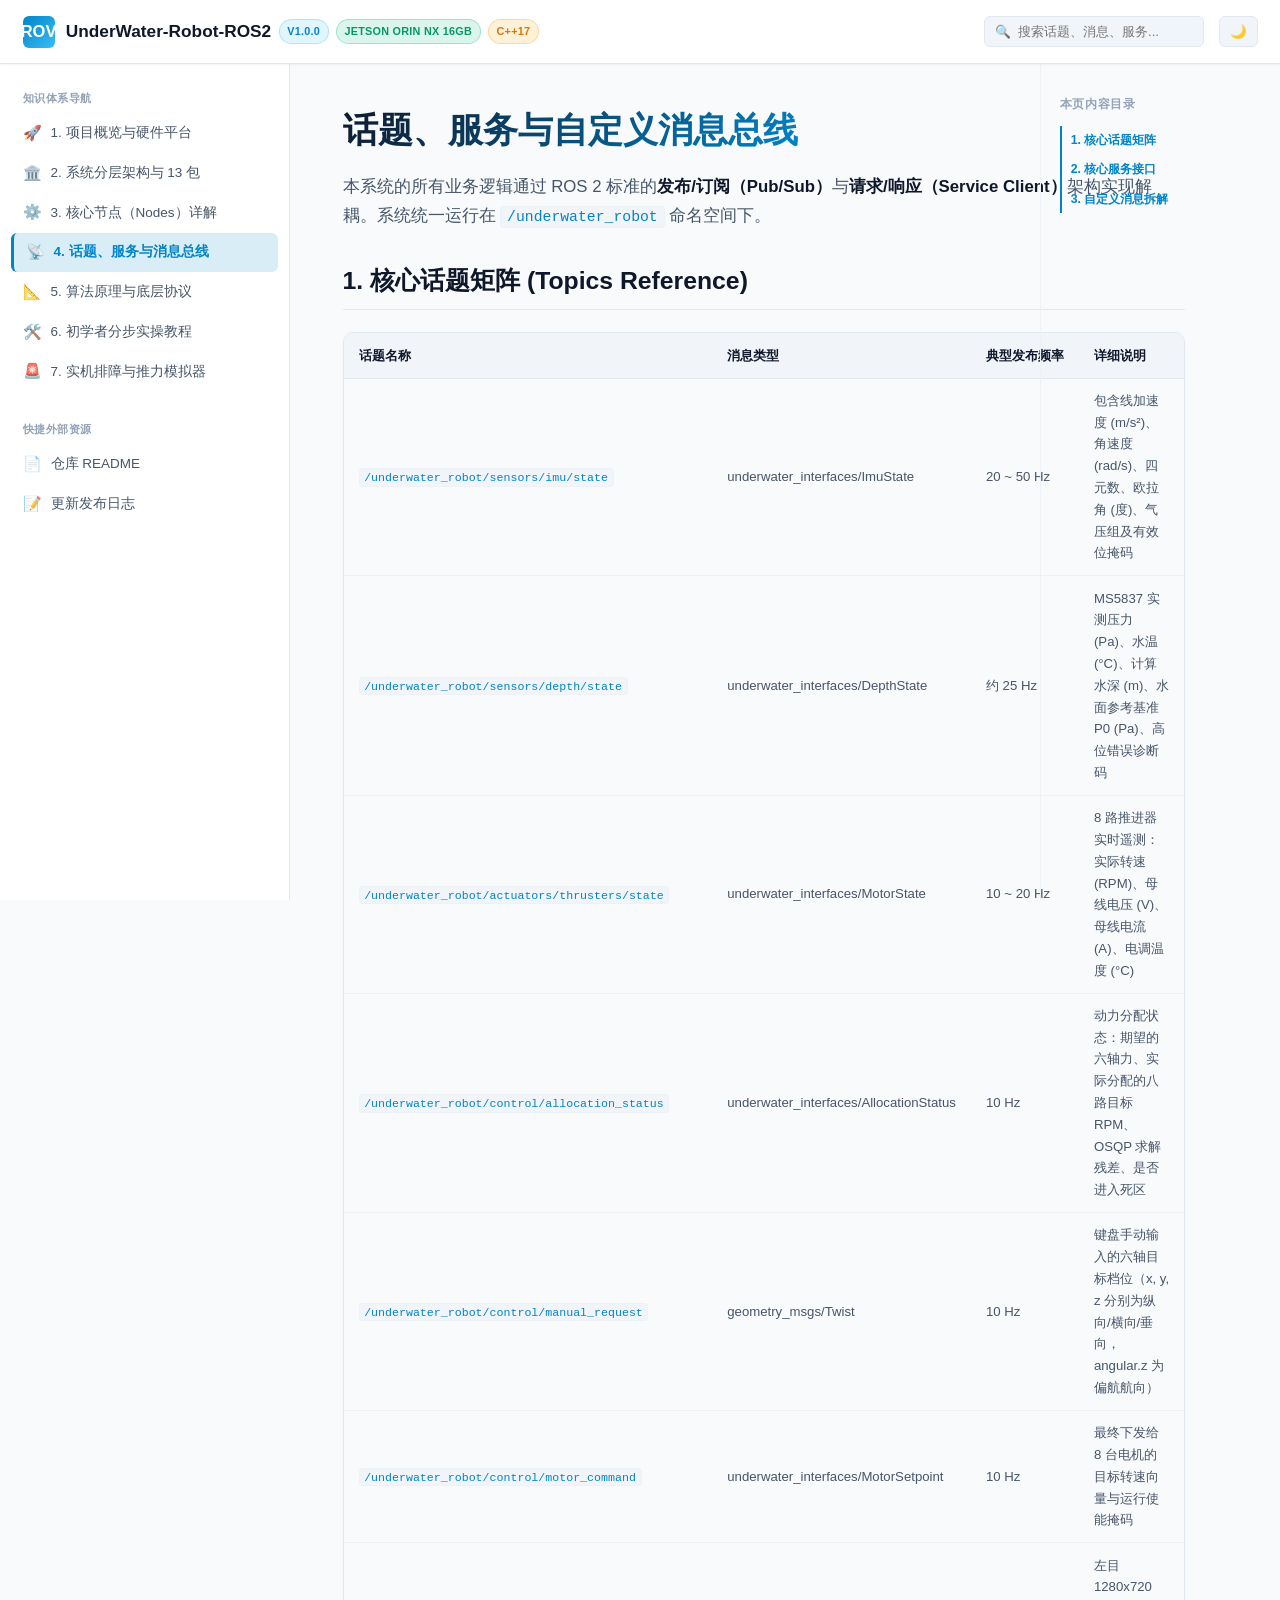
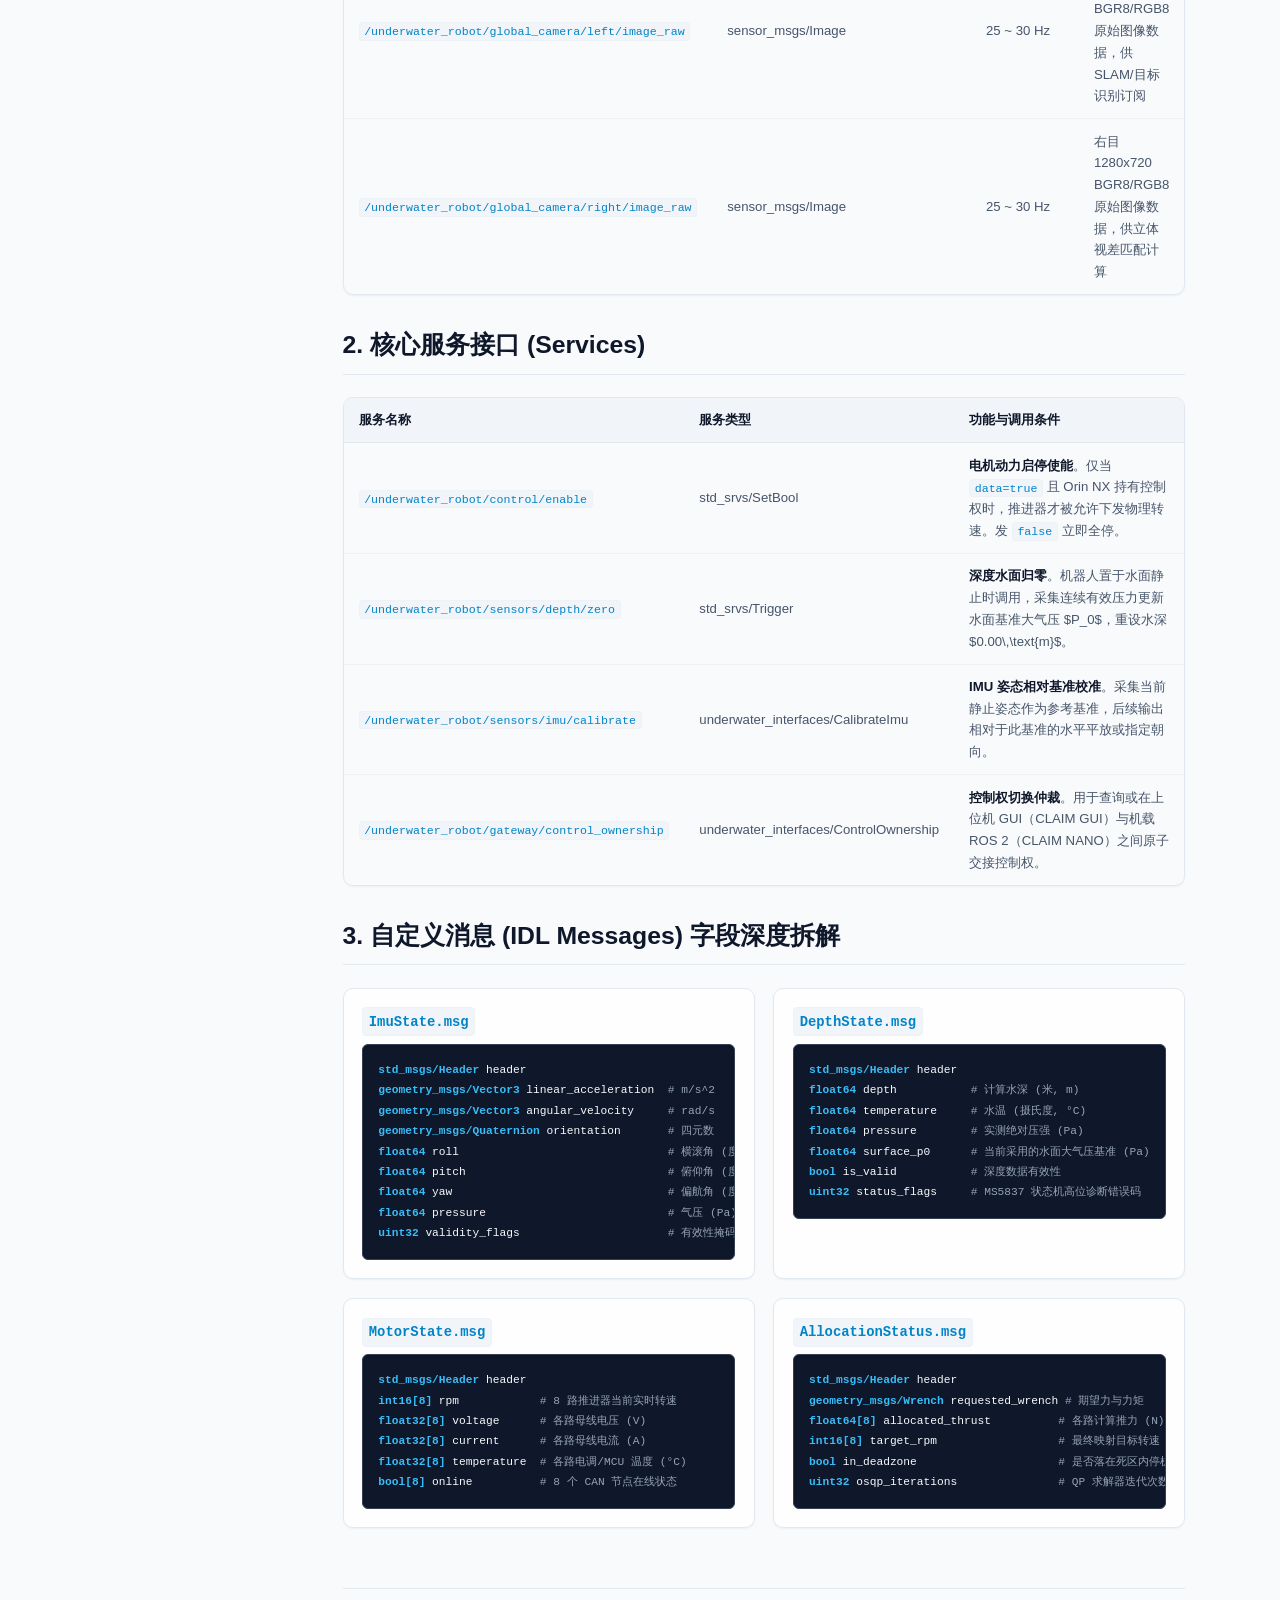
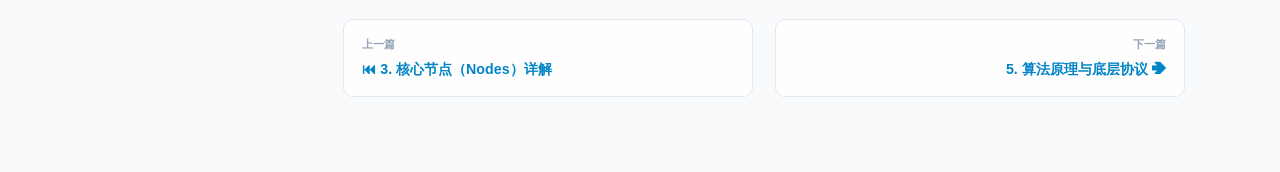
<file: doc/interfaces.html>
<!DOCTYPE html>
<html lang="zh-CN" data-theme="dark">
<head>
  <meta charset="UTF-8">
  <meta name="viewport" content="width=device-width, initial-scale=1.0">
  <title>UnderWater-Robot-ROS2 水下机器人开发全景指南 | 话题、服务与消息总线</title>
  <link rel="stylesheet" href="style.css">
</head>
<body>

  <!-- 顶部导航条 -->
  <header class="top-header">
    <div class="brand-section">
      <button class="menu-toggle" id="menuToggle" aria-label="切换菜单">☰</button>
      <div class="brand-logo">ROV</div>
      <div class="brand-title">
        <a href="index.html" style="color: inherit; text-decoration: none;">UnderWater-Robot-ROS2</a>
        <span class="badge badge-version">v1.0.0</span>
        <span class="badge badge-hardware">Jetson Orin NX 16GB</span>
        <span class="badge badge-cpp">C++17</span>
      </div>
    </div>
    
    <div class="header-actions">
      <div class="search-box">
        <span class="search-icon">🔍</span>
        <input type="text" id="searchInput" class="search-input" placeholder="搜索话题、消息、服务...">
      </div>
      <button class="theme-toggle" id="themeToggle" title="切换模式">☀️</button>
    </div>
  </header>

  <!-- 主体容器 -->
  <div class="app-container">
    
    <!-- 左侧侧边栏导航 (多页面跳转) -->
    <nav class="sidebar" id="sidebar">
      <div class="nav-group">
        <div class="nav-group-title">知识体系导航</div>
        <a href="index.html" class="nav-item"><span class="nav-item-icon">🚀</span> 1. 项目概览与硬件平台</a>
        <a href="architecture.html" class="nav-item"><span class="nav-item-icon">🏛️</span> 2. 系统分层架构与 13 包</a>
        <a href="nodes.html" class="nav-item"><span class="nav-item-icon">⚙️</span> 3. 核心节点（Nodes）详解</a>
        <a href="interfaces.html" class="nav-item active"><span class="nav-item-icon">📡</span> 4. 话题、服务与消息总线</a>
        <a href="algorithms.html" class="nav-item"><span class="nav-item-icon">📐</span> 5. 算法原理与底层协议</a>
        <a href="tutorials.html" class="nav-item"><span class="nav-item-icon">🛠️</span> 6. 初学者分步实操教程</a>
        <a href="troubleshooting.html" class="nav-item"><span class="nav-item-icon">🚨</span> 7. 实机排障与推力模拟器</a>
      </div>

      <div class="nav-group">
        <div class="nav-group-title">快捷外部资源</div>
        <a href="../README.md" class="nav-item"><span class="nav-item-icon">📄</span> 仓库 README</a>
        <a href="../CHANGELOG.md" class="nav-item"><span class="nav-item-icon">📝</span> 更新发布日志</a>
      </div>
    </nav>

    <!-- 中间主体内容区 -->
    <main class="main-content">
      
      <!-- 话题与服务总线 -->
      <section id="topics-services" class="doc-section">
        <h1 class="doc-title">话题、服务与自定义消息总线</h1>
        <p class="lead-p">
          本系统的所有业务逻辑通过 ROS 2 标准的<strong>发布/订阅（Pub/Sub）</strong>与<strong>请求/响应（Service Client）</strong>架构实现解耦。系统统一运行在 <code>/underwater_robot</code> 命名空间下。
        </p>

        <h2>1. 核心话题矩阵 (Topics Reference)</h2>
        <div class="table-container">
          <table>
            <thead>
              <tr>
                <th>话题名称</th>
                <th>消息类型</th>
                <th>典型发布频率</th>
                <th>详细说明</th>
              </tr>
            </thead>
            <tbody>
              <tr>
                <td><code>/underwater_robot/sensors/imu/state</code></td>
                <td>underwater_interfaces/ImuState</td>
                <td>20 ~ 50 Hz</td>
                <td>包含线加速度 (m/s²)、角速度 (rad/s)、四元数、欧拉角 (度)、气压组及有效位掩码</td>
              </tr>
              <tr>
                <td><code>/underwater_robot/sensors/depth/state</code></td>
                <td>underwater_interfaces/DepthState</td>
                <td>约 25 Hz</td>
                <td>MS5837 实测压力 (Pa)、水温 (°C)、计算水深 (m)、水面参考基准 P0 (Pa)、高位错误诊断码</td>
              </tr>
              <tr>
                <td><code>/underwater_robot/actuators/thrusters/state</code></td>
                <td>underwater_interfaces/MotorState</td>
                <td>10 ~ 20 Hz</td>
                <td>8 路推进器实时遥测：实际转速 (RPM)、母线电压 (V)、母线电流 (A)、电调温度 (°C)</td>
              </tr>
              <tr>
                <td><code>/underwater_robot/control/allocation_status</code></td>
                <td>underwater_interfaces/AllocationStatus</td>
                <td>10 Hz</td>
                <td>动力分配状态：期望的六轴力、实际分配的八路目标 RPM、OSQP 求解残差、是否进入死区</td>
              </tr>
              <tr>
                <td><code>/underwater_robot/control/manual_request</code></td>
                <td>geometry_msgs/Twist</td>
                <td>10 Hz</td>
                <td>键盘手动输入的六轴目标档位（x, y, z 分别为纵向/横向/垂向，angular.z 为偏航航向）</td>
              </tr>
              <tr>
                <td><code>/underwater_robot/control/motor_command</code></td>
                <td>underwater_interfaces/MotorSetpoint</td>
                <td>10 Hz</td>
                <td>最终下发给 8 台电机的目标转速向量与运行使能掩码</td>
              </tr>
              <tr>
                <td><code>/underwater_robot/global_camera/left/image_raw</code></td>
                <td>sensor_msgs/Image</td>
                <td>25 ~ 30 Hz</td>
                <td>左目 1280x720 BGR8/RGB8 原始图像数据，供 SLAM/目标识别订阅</td>
              </tr>
              <tr>
                <td><code>/underwater_robot/global_camera/right/image_raw</code></td>
                <td>sensor_msgs/Image</td>
                <td>25 ~ 30 Hz</td>
                <td>右目 1280x720 BGR8/RGB8 原始图像数据，供立体视差匹配计算</td>
              </tr>
            </tbody>
          </table>
        </div>

        <h2>2. 核心服务接口 (Services)</h2>
        <div class="table-container">
          <table>
            <thead>
              <tr>
                <th>服务名称</th>
                <th>服务类型</th>
                <th>功能与调用条件</th>
              </tr>
            </thead>
            <tbody>
              <tr>
                <td><code>/underwater_robot/control/enable</code></td>
                <td>std_srvs/SetBool</td>
                <td><strong>电机动力启停使能</strong>。仅当 <code>data=true</code> 且 Orin NX 持有控制权时，推进器才被允许下发物理转速。发 <code>false</code> 立即全停。</td>
              </tr>
              <tr>
                <td><code>/underwater_robot/sensors/depth/zero</code></td>
                <td>std_srvs/Trigger</td>
                <td><strong>深度水面归零</strong>。机器人置于水面静止时调用，采集连续有效压力更新水面基准大气压 $P_0$，重设水深 $0.00\,\text{m}$。</td>
              </tr>
              <tr>
                <td><code>/underwater_robot/sensors/imu/calibrate</code></td>
                <td>underwater_interfaces/CalibrateImu</td>
                <td><strong>IMU 姿态相对基准校准</strong>。采集当前静止姿态作为参考基准，后续输出相对于此基准的水平平放或指定朝向。</td>
              </tr>
              <tr>
                <td><code>/underwater_robot/gateway/control_ownership</code></td>
                <td>underwater_interfaces/ControlOwnership</td>
                <td><strong>控制权切换仲裁</strong>。用于查询或在上位机 GUI（CLAIM GUI）与机载 ROS 2（CLAIM NANO）之间原子交接控制权。</td>
              </tr>
            </tbody>
          </table>
        </div>

        <h2>3. 自定义消息 (IDL Messages) 字段深度拆解</h2>
        <div class="card-grid" style="grid-template-columns: repeat(auto-fit, minmax(360px, 1fr));">
          
          <div class="card">
            <div class="card-title"><code>ImuState.msg</code></div>
            <div class="card-desc">
              <pre><code><span class="code-type">std_msgs/Header</span> header
<span class="code-type">geometry_msgs/Vector3</span> linear_acceleration  <span class="code-comment"># m/s^2</span>
<span class="code-type">geometry_msgs/Vector3</span> angular_velocity     <span class="code-comment"># rad/s</span>
<span class="code-type">geometry_msgs/Quaternion</span> orientation       <span class="code-comment"># 四元数</span>
<span class="code-type">float64</span> roll                               <span class="code-comment"># 横滚角 (度)</span>
<span class="code-type">float64</span> pitch                              <span class="code-comment"># 俯仰角 (度)</span>
<span class="code-type">float64</span> yaw                                <span class="code-comment"># 偏航角 (度)</span>
<span class="code-type">float64</span> pressure                           <span class="code-comment"># 气压 (Pa)</span>
<span class="code-type">uint32</span> validity_flags                      <span class="code-comment"># 有效性掩码位</span></code></pre>
            </div>
          </div>

          <div class="card">
            <div class="card-title"><code>DepthState.msg</code></div>
            <div class="card-desc">
              <pre><code><span class="code-type">std_msgs/Header</span> header
<span class="code-type">float64</span> depth           <span class="code-comment"># 计算水深 (米, m)</span>
<span class="code-type">float64</span> temperature     <span class="code-comment"># 水温 (摄氏度, °C)</span>
<span class="code-type">float64</span> pressure        <span class="code-comment"># 实测绝对压强 (Pa)</span>
<span class="code-type">float64</span> surface_p0      <span class="code-comment"># 当前采用的水面大气压基准 (Pa)</span>
<span class="code-type">bool</span> is_valid           <span class="code-comment"># 深度数据有效性</span>
<span class="code-type">uint32</span> status_flags     <span class="code-comment"># MS5837 状态机高位诊断错误码</span></code></pre>
            </div>
          </div>

          <div class="card">
            <div class="card-title"><code>MotorState.msg</code></div>
            <div class="card-desc">
              <pre><code><span class="code-type">std_msgs/Header</span> header
<span class="code-type">int16[8]</span> rpm            <span class="code-comment"># 8 路推进器当前实时转速</span>
<span class="code-type">float32[8]</span> voltage      <span class="code-comment"># 各路母线电压 (V)</span>
<span class="code-type">float32[8]</span> current      <span class="code-comment"># 各路母线电流 (A)</span>
<span class="code-type">float32[8]</span> temperature  <span class="code-comment"># 各路电调/MCU 温度 (°C)</span>
<span class="code-type">bool[8]</span> online          <span class="code-comment"># 8 个 CAN 节点在线状态</span></code></pre>
            </div>
          </div>

          <div class="card">
            <div class="card-title"><code>AllocationStatus.msg</code></div>
            <div class="card-desc">
              <pre><code><span class="code-type">std_msgs/Header</span> header
<span class="code-type">geometry_msgs/Wrench</span> requested_wrench <span class="code-comment"># 期望力与力矩</span>
<span class="code-type">float64[8]</span> allocated_thrust          <span class="code-comment"># 各路计算推力 (N)</span>
<span class="code-type">int16[8]</span> target_rpm                  <span class="code-comment"># 最终映射目标转速</span>
<span class="code-type">bool</span> in_deadzone                     <span class="code-comment"># 是否落在死区内停机</span>
<span class="code-type">uint32</span> osqp_iterations               <span class="code-comment"># QP 求解器迭代次数</span></code></pre>
            </div>
          </div>

        </div>
      </section>

      <!-- 页面翻页器 -->
      <div class="page-nav">
        <a href="nodes.html" class="page-nav-card prev">
          <span class="page-nav-label">上一篇</span>
          <span class="page-nav-title">⏮ 3. 核心节点（Nodes）详解</span>
        </a>
        <a href="algorithms.html" class="page-nav-card next">
          <span class="page-nav-label">下一篇</span>
          <span class="page-nav-title">5. 算法原理与底层协议 ➔</span>
        </a>
      </div>

    </main>

    <!-- 右侧页面目录（TOC） -->
    <aside class="toc-panel">
      <div class="toc-title">本页内容目录</div>
      <a href="#topics-services" class="toc-link active">1. 核心话题矩阵</a>
      <a href="#topics-services" class="toc-link">2. 核心服务接口</a>
      <a href="#topics-services" class="toc-link">3. 自定义消息拆解</a>
    </aside>

  </div>

  <script src="app.js"></script>
</body>
</html>
</file>
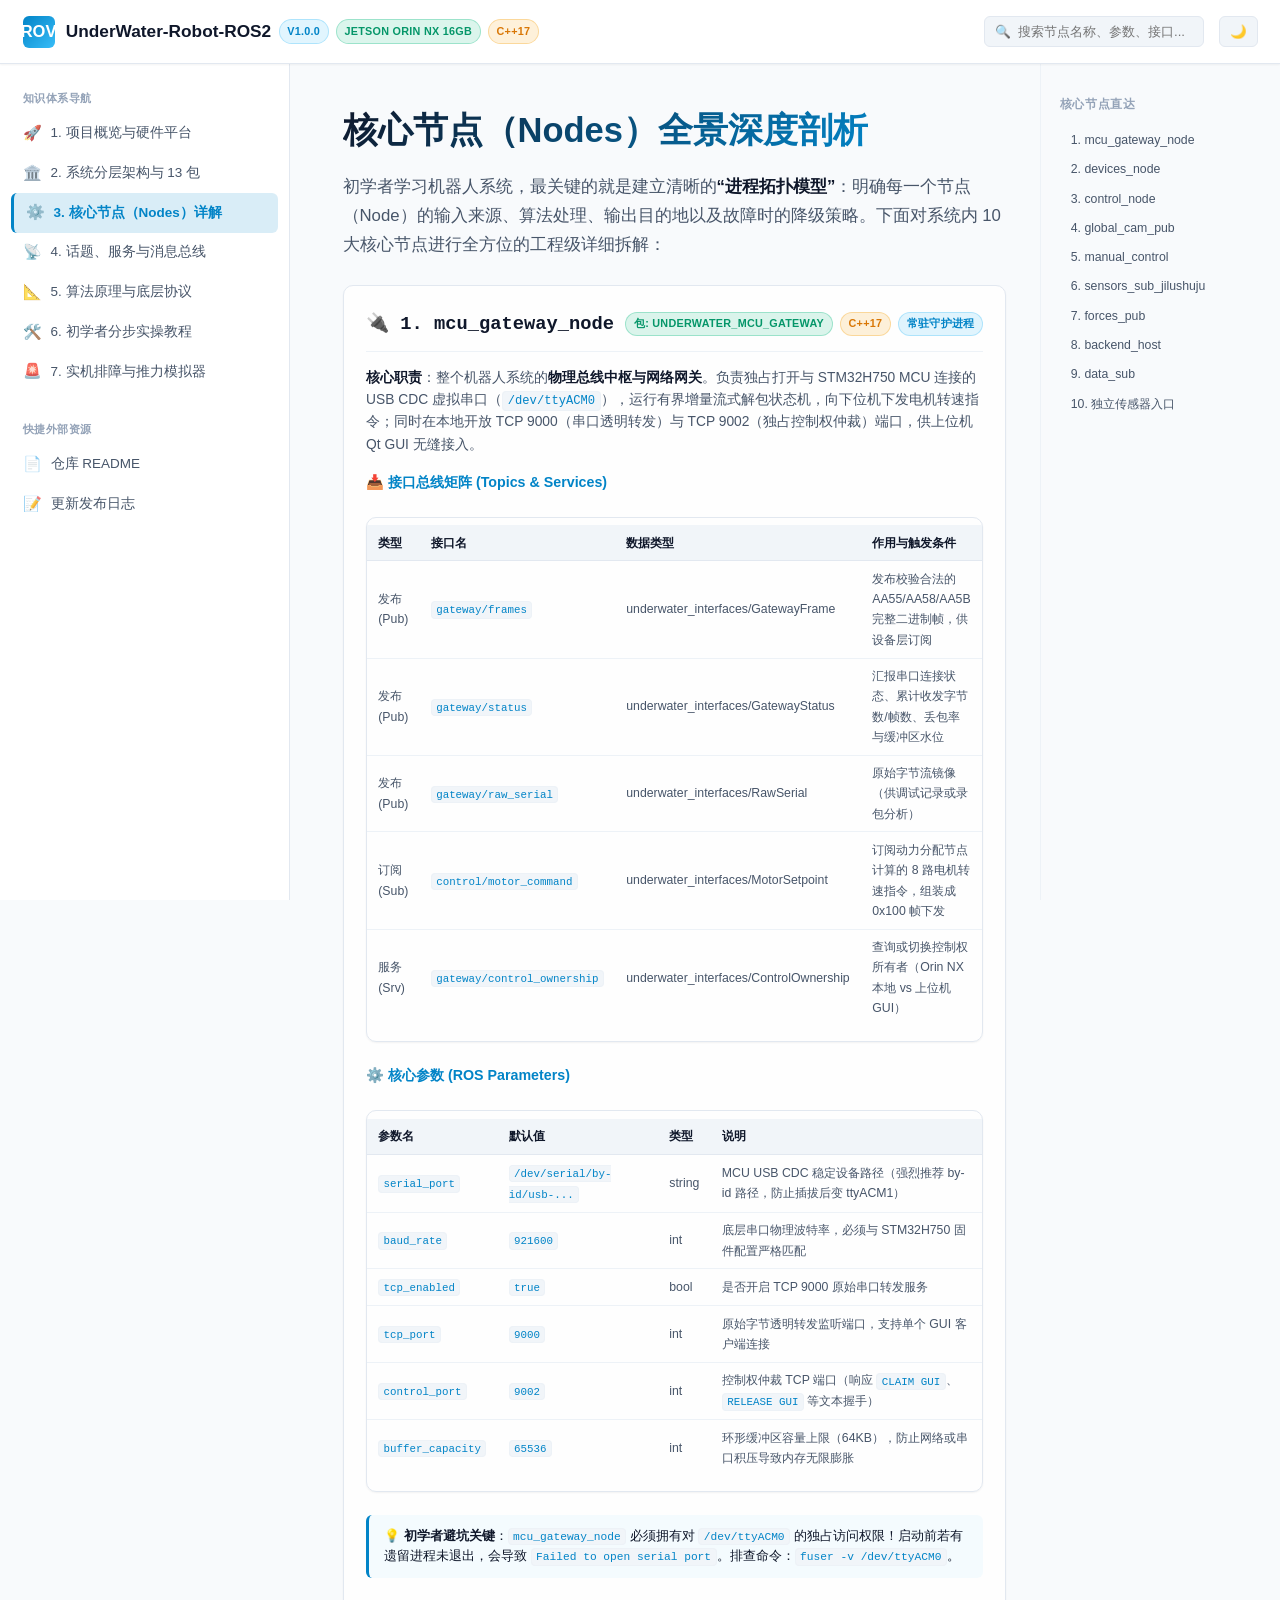
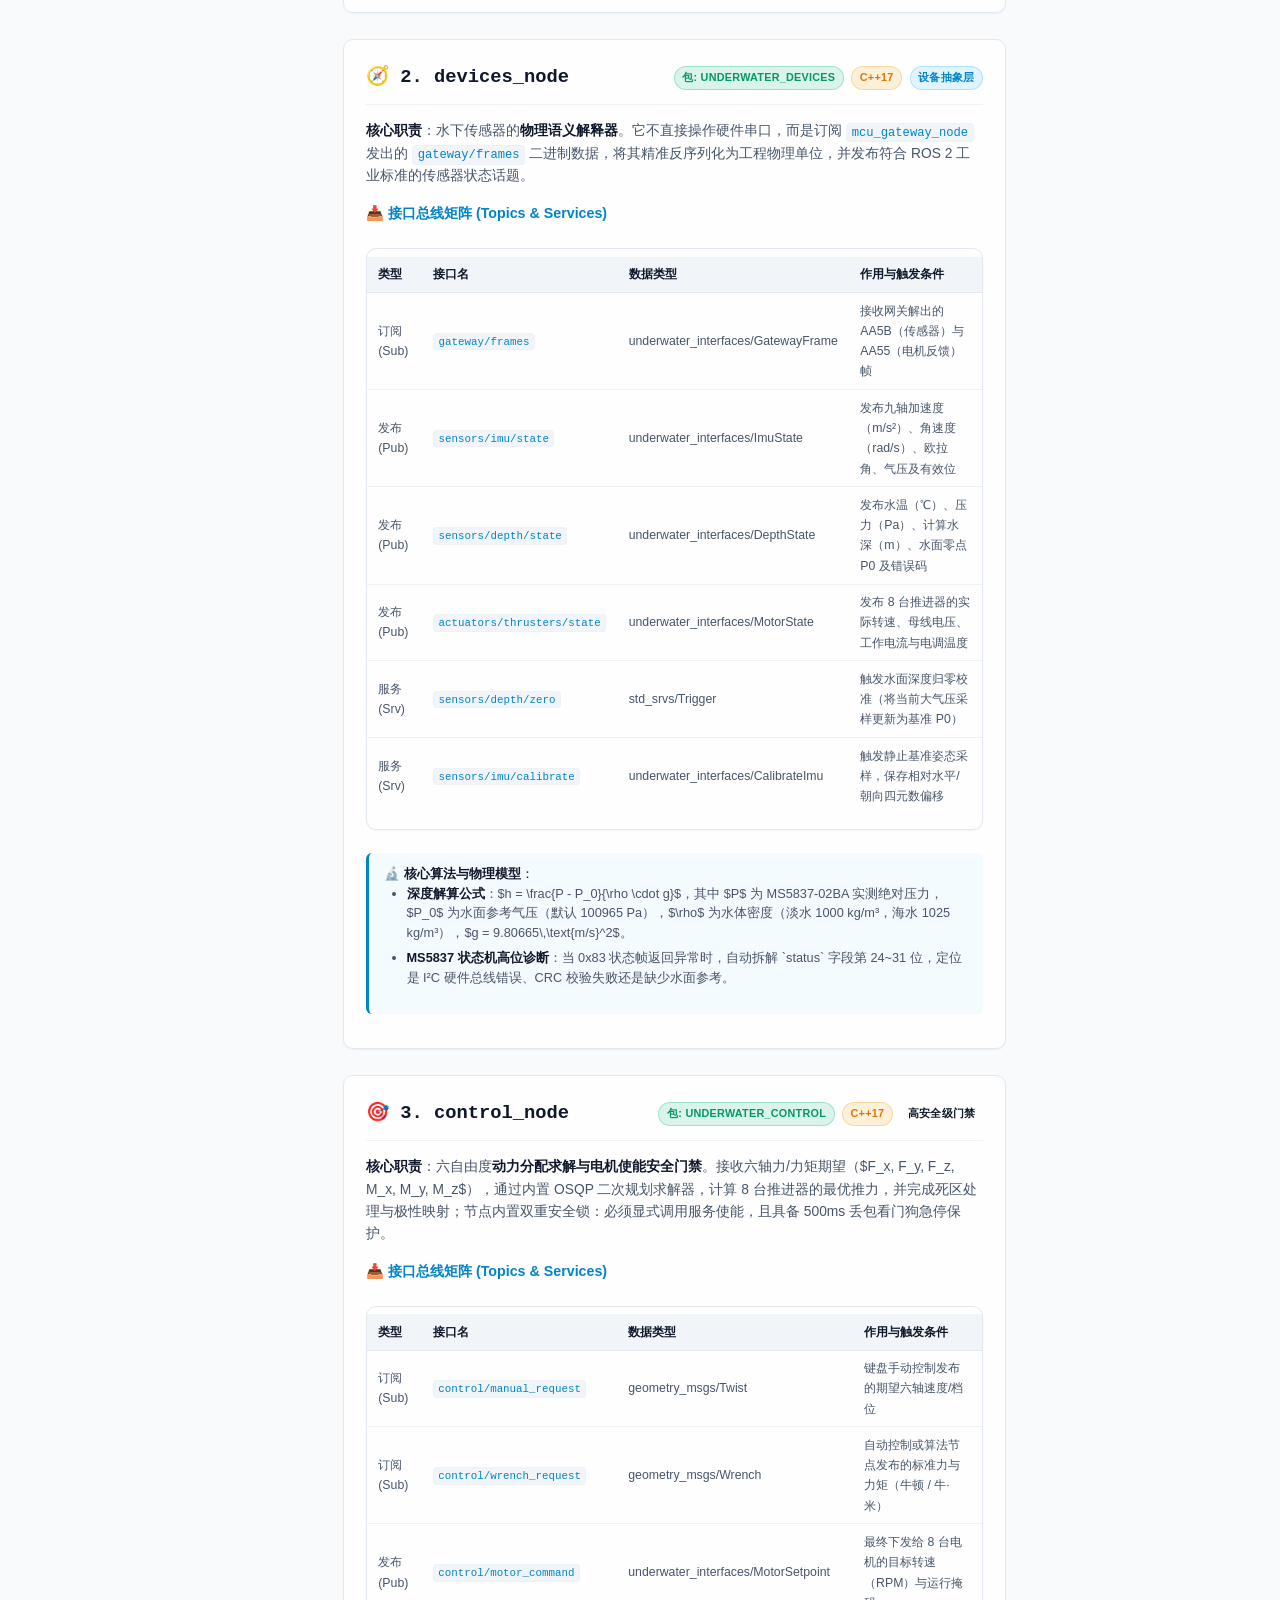
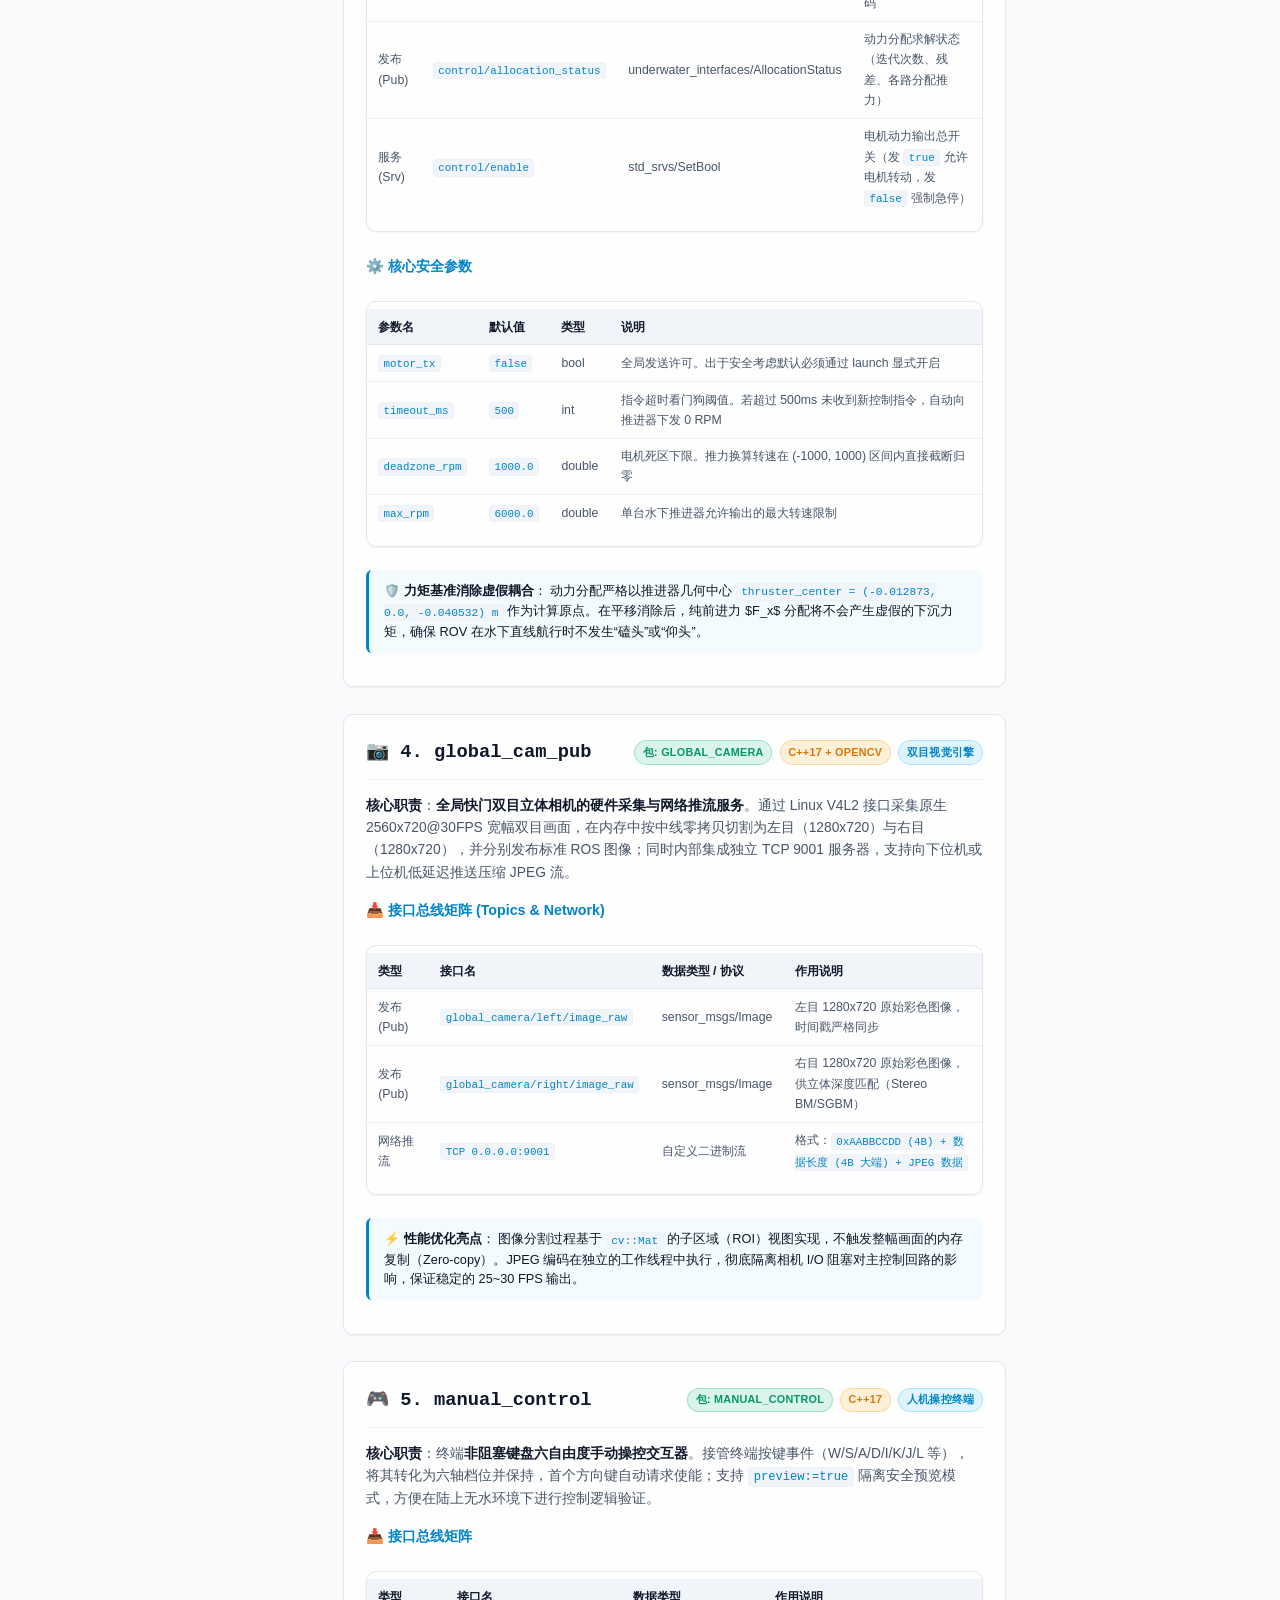
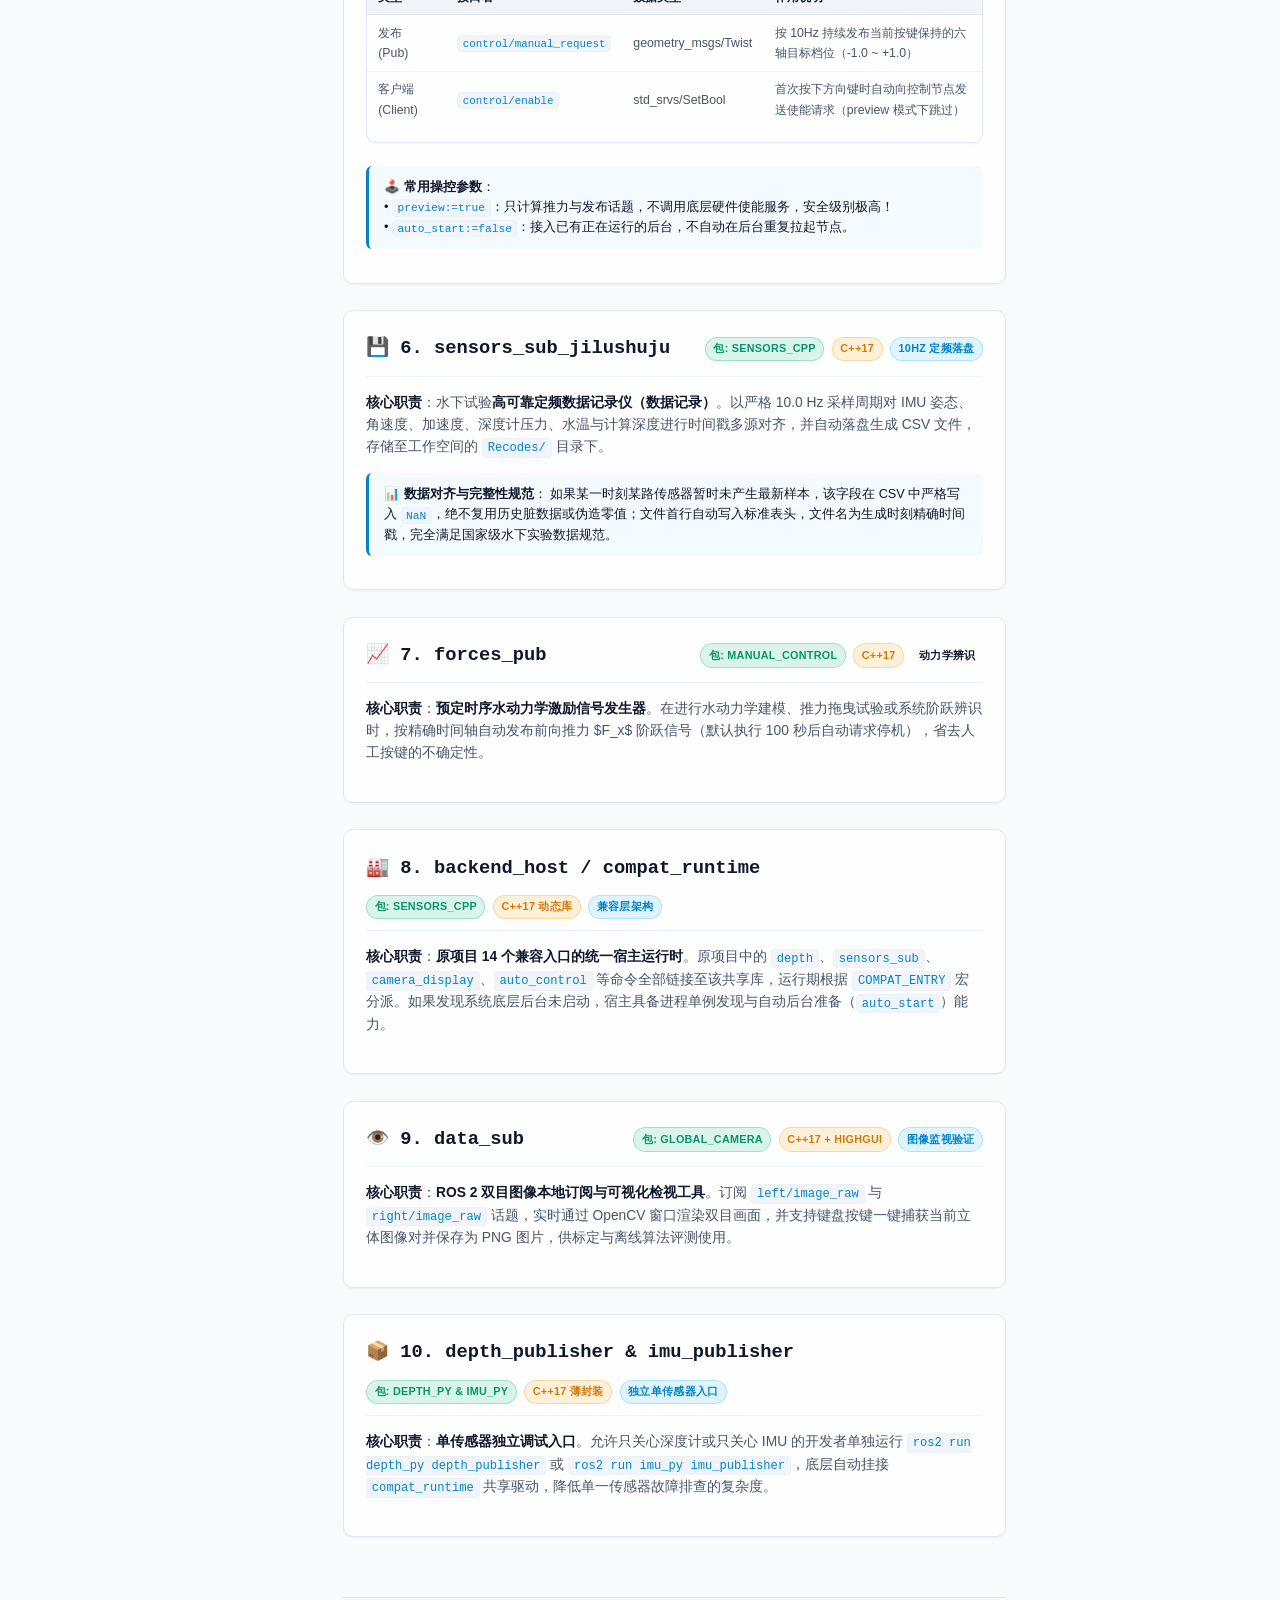
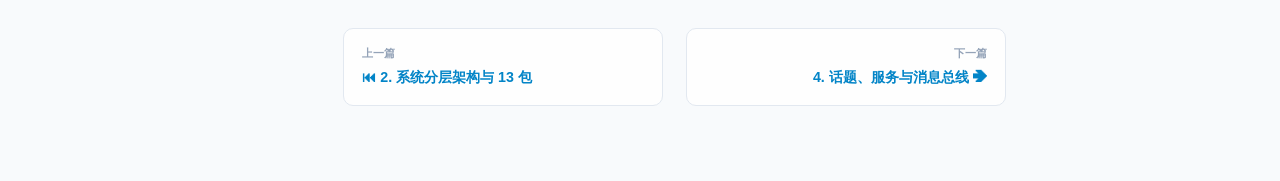
<file: doc/nodes.html>
<!DOCTYPE html>
<html lang="zh-CN" data-theme="dark">
<head>
  <meta charset="UTF-8">
  <meta name="viewport" content="width=device-width, initial-scale=1.0">
  <title>UnderWater-Robot-ROS2 水下机器人开发全景指南 | 核心节点详解</title>
  <link rel="stylesheet" href="style.css">
</head>
<body>

  <!-- 顶部导航条 -->
  <header class="top-header">
    <div class="brand-section">
      <button class="menu-toggle" id="menuToggle" aria-label="切换菜单">☰</button>
      <div class="brand-logo">ROV</div>
      <div class="brand-title">
        <a href="index.html" style="color: inherit; text-decoration: none;">UnderWater-Robot-ROS2</a>
        <span class="badge badge-version">v1.0.0</span>
        <span class="badge badge-hardware">Jetson Orin NX 16GB</span>
        <span class="badge badge-cpp">C++17</span>
      </div>
    </div>
    
    <div class="header-actions">
      <div class="search-box">
        <span class="search-icon">🔍</span>
        <input type="text" id="searchInput" class="search-input" placeholder="搜索节点名称、参数、接口...">
      </div>
      <button class="theme-toggle" id="themeToggle" title="切换模式">☀️</button>
    </div>
  </header>

  <!-- 主体容器 -->
  <div class="app-container">
    
    <!-- 左侧侧边栏导航 (多页面跳转) -->
    <nav class="sidebar" id="sidebar">
      <div class="nav-group">
        <div class="nav-group-title">知识体系导航</div>
        <a href="index.html" class="nav-item"><span class="nav-item-icon">🚀</span> 1. 项目概览与硬件平台</a>
        <a href="architecture.html" class="nav-item"><span class="nav-item-icon">🏛️</span> 2. 系统分层架构与 13 包</a>
        <a href="nodes.html" class="nav-item active"><span class="nav-item-icon">⚙️</span> 3. 核心节点（Nodes）详解</a>
        <a href="interfaces.html" class="nav-item"><span class="nav-item-icon">📡</span> 4. 话题、服务与消息总线</a>
        <a href="algorithms.html" class="nav-item"><span class="nav-item-icon">📐</span> 5. 算法原理与底层协议</a>
        <a href="tutorials.html" class="nav-item"><span class="nav-item-icon">🛠️</span> 6. 初学者分步实操教程</a>
        <a href="troubleshooting.html" class="nav-item"><span class="nav-item-icon">🚨</span> 7. 实机排障与推力模拟器</a>
      </div>

      <div class="nav-group">
        <div class="nav-group-title">快捷外部资源</div>
        <a href="../README.md" class="nav-item"><span class="nav-item-icon">📄</span> 仓库 README</a>
        <a href="../CHANGELOG.md" class="nav-item"><span class="nav-item-icon">📝</span> 更新发布日志</a>
      </div>
    </nav>

    <!-- 中间主体内容区 -->
    <main class="main-content">
      
      <!-- 4. 核心节点详解 -->
      <section id="nodes" class="doc-section">
        <h1 class="doc-title">核心节点（Nodes）全景深度剖析</h1>
        <p class="lead-p">
          初学者学习机器人系统，最关键的就是建立清晰的<strong>“进程拓扑模型”</strong>：明确每一个节点（Node）的输入来源、算法处理、输出目的地以及故障时的降级策略。下面对系统内 10 大核心节点进行全方位的工程级详细拆解：
        </p>

        <!-- 节点 1: mcu_gateway_node -->
        <div class="node-detail-card" id="node-gateway">
          <div class="node-header-bar">
            <div class="node-main-title">
              <span>🔌 1. mcu_gateway_node</span>
            </div>
            <div class="node-tags-group">
              <span class="badge badge-hardware">包: underwater_mcu_gateway</span>
              <span class="badge badge-cpp">C++17</span>
              <span class="badge badge-version">常驻守护进程</span>
            </div>
          </div>
          <p class="node-summary-p">
            <strong>核心职责</strong>：整个机器人系统的<strong>物理总线中枢与网络网关</strong>。负责独占打开与 STM32H750 MCU 连接的 USB CDC 虚拟串口（<code>/dev/ttyACM0</code>），运行有界增量流式解包状态机，向下位机下发电机转速指令；同时在本地开放 TCP 9000（串口透明转发）与 TCP 9002（独占控制权仲裁）端口，供上位机 Qt GUI 无缝接入。
          </p>
          
          <div class="node-sub-heading">📥 接口总线矩阵 (Topics & Services)</div>
          <div class="table-container">
            <table class="param-table">
              <thead><tr><th>类型</th><th>接口名</th><th>数据类型</th><th>作用与触发条件</th></tr></thead>
              <tbody>
                <tr><td>发布 (Pub)</td><td><code>gateway/frames</code></td><td>underwater_interfaces/GatewayFrame</td><td>发布校验合法的 AA55/AA58/AA5B 完整二进制帧，供设备层订阅</td></tr>
                <tr><td>发布 (Pub)</td><td><code>gateway/status</code></td><td>underwater_interfaces/GatewayStatus</td><td>汇报串口连接状态、累计收发字节数/帧数、丢包率与缓冲区水位</td></tr>
                <tr><td>发布 (Pub)</td><td><code>gateway/raw_serial</code></td><td>underwater_interfaces/RawSerial</td><td>原始字节流镜像（供调试记录或录包分析）</td></tr>
                <tr><td>订阅 (Sub)</td><td><code>control/motor_command</code></td><td>underwater_interfaces/MotorSetpoint</td><td>订阅动力分配节点计算的 8 路电机转速指令，组装成 0x100 帧下发</td></tr>
                <tr><td>服务 (Srv)</td><td><code>gateway/control_ownership</code></td><td>underwater_interfaces/ControlOwnership</td><td>查询或切换控制权所有者（Orin NX 本地 vs 上位机 GUI）</td></tr>
              </tbody>
            </table>
          </div>

          <div class="node-sub-heading">⚙️ 核心参数 (ROS Parameters)</div>
          <div class="table-container">
            <table class="param-table">
              <thead><tr><th>参数名</th><th>默认值</th><th>类型</th><th>说明</th></tr></thead>
              <tbody>
                <tr><td><code>serial_port</code></td><td><code>/dev/serial/by-id/usb-...</code></td><td>string</td><td>MCU USB CDC 稳定设备路径（强烈推荐 by-id 路径，防止插拔后变 ttyACM1）</td></tr>
                <tr><td><code>baud_rate</code></td><td><code>921600</code></td><td>int</td><td>底层串口物理波特率，必须与 STM32H750 固件配置严格匹配</td></tr>
                <tr><td><code>tcp_enabled</code></td><td><code>true</code></td><td>bool</td><td>是否开启 TCP 9000 原始串口转发服务</td></tr>
                <tr><td><code>tcp_port</code></td><td><code>9000</code></td><td>int</td><td>原始字节透明转发监听端口，支持单个 GUI 客户端连接</td></tr>
                <tr><td><code>control_port</code></td><td><code>9002</code></td><td>int</td><td>控制权仲裁 TCP 端口（响应 <code>CLAIM GUI</code>、<code>RELEASE GUI</code> 等文本握手）</td></tr>
                <tr><td><code>buffer_capacity</code></td><td><code>65536</code></td><td>int</td><td>环形缓冲区容量上限（64KB），防止网络或串口积压导致内存无限膨胀</td></tr>
              </tbody>
            </table>
          </div>

          <div class="highlight-box">
            💡 <strong>初学者避坑关键</strong>：<code>mcu_gateway_node</code> 必须拥有对 <code>/dev/ttyACM0</code> 的独占访问权限！启动前若有遗留进程未退出，会导致 <code>Failed to open serial port</code>。排查命令：<code>fuser -v /dev/ttyACM0</code>。
          </div>
        </div>

        <!-- 节点 2: devices_node -->
        <div class="node-detail-card" id="node-devices">
          <div class="node-header-bar">
            <div class="node-main-title">
              <span>🧭 2. devices_node</span>
            </div>
            <div class="node-tags-group">
              <span class="badge badge-hardware">包: underwater_devices</span>
              <span class="badge badge-cpp">C++17</span>
              <span class="badge badge-version">设备抽象层</span>
            </div>
          </div>
          <p class="node-summary-p">
            <strong>核心职责</strong>：水下传感器的<strong>物理语义解释器</strong>。它不直接操作硬件串口，而是订阅 <code>mcu_gateway_node</code> 发出的 <code>gateway/frames</code> 二进制数据，将其精准反序列化为工程物理单位，并发布符合 ROS 2 工业标准的传感器状态话题。
          </p>

          <div class="node-sub-heading">📥 接口总线矩阵 (Topics & Services)</div>
          <div class="table-container">
            <table class="param-table">
              <thead><tr><th>类型</th><th>接口名</th><th>数据类型</th><th>作用与触发条件</th></tr></thead>
              <tbody>
                <tr><td>订阅 (Sub)</td><td><code>gateway/frames</code></td><td>underwater_interfaces/GatewayFrame</td><td>接收网关解出的 AA5B（传感器）与 AA55（电机反馈）帧</td></tr>
                <tr><td>发布 (Pub)</td><td><code>sensors/imu/state</code></td><td>underwater_interfaces/ImuState</td><td>发布九轴加速度（m/s²）、角速度（rad/s）、欧拉角、气压及有效位</td></tr>
                <tr><td>发布 (Pub)</td><td><code>sensors/depth/state</code></td><td>underwater_interfaces/DepthState</td><td>发布水温（℃）、压力（Pa）、计算水深（m）、水面零点 P0 及错误码</td></tr>
                <tr><td>发布 (Pub)</td><td><code>actuators/thrusters/state</code></td><td>underwater_interfaces/MotorState</td><td>发布 8 台推进器的实际转速、母线电压、工作电流与电调温度</td></tr>
                <tr><td>服务 (Srv)</td><td><code>sensors/depth/zero</code></td><td>std_srvs/Trigger</td><td>触发水面深度归零校准（将当前大气压采样更新为基准 P0）</td></tr>
                <tr><td>服务 (Srv)</td><td><code>sensors/imu/calibrate</code></td><td>underwater_interfaces/CalibrateImu</td><td>触发静止基准姿态采样，保存相对水平/朝向四元数偏移</td></tr>
              </tbody>
            </table>
          </div>

          <div class="highlight-box">
            🔬 <strong>核心算法与物理模型</strong>：
            <ul>
              <li><strong>深度解算公式</strong>：$h = \frac{P - P_0}{\rho \cdot g}$，其中 $P$ 为 MS5837-02BA 实测绝对压力，$P_0$ 为水面参考气压（默认 100965 Pa），$\rho$ 为水体密度（淡水 1000 kg/m³，海水 1025 kg/m³），$g = 9.80665\,\text{m/s}^2$。</li>
              <li><strong>MS5837 状态机高位诊断</strong>：当 0x83 状态帧返回异常时，自动拆解 `status` 字段第 24~31 位，定位是 I²C 硬件总线错误、CRC 校验失败还是缺少水面参考。</li>
            </ul>
          </div>
        </div>

        <!-- 节点 3: control_node -->
        <div class="node-detail-card" id="node-control">
          <div class="node-header-bar">
            <div class="node-main-title">
              <span>🎯 3. control_node</span>
            </div>
            <div class="node-tags-group">
              <span class="badge badge-hardware">包: underwater_control</span>
              <span class="badge badge-cpp">C++17</span>
              <span class="badge badge-warning">高安全级门禁</span>
            </div>
          </div>
          <p class="node-summary-p">
            <strong>核心职责</strong>：六自由度<strong>动力分配求解与电机使能安全门禁</strong>。接收六轴力/力矩期望（$F_x, F_y, F_z, M_x, M_y, M_z$），通过内置 OSQP 二次规划求解器，计算 8 台推进器的最优推力，并完成死区处理与极性映射；节点内置双重安全锁：必须显式调用服务使能，且具备 500ms 丢包看门狗急停保护。
          </p>

          <div class="node-sub-heading">📥 接口总线矩阵 (Topics & Services)</div>
          <div class="table-container">
            <table class="param-table">
              <thead><tr><th>类型</th><th>接口名</th><th>数据类型</th><th>作用与触发条件</th></tr></thead>
              <tbody>
                <tr><td>订阅 (Sub)</td><td><code>control/manual_request</code></td><td>geometry_msgs/Twist</td><td>键盘手动控制发布的期望六轴速度/档位</td></tr>
                <tr><td>订阅 (Sub)</td><td><code>control/wrench_request</code></td><td>geometry_msgs/Wrench</td><td>自动控制或算法节点发布的标准力与力矩（牛顿 / 牛·米）</td></tr>
                <tr><td>发布 (Pub)</td><td><code>control/motor_command</code></td><td>underwater_interfaces/MotorSetpoint</td><td>最终下发给 8 台电机的目标转速（RPM）与运行掩码</td></tr>
                <tr><td>发布 (Pub)</td><td><code>control/allocation_status</code></td><td>underwater_interfaces/AllocationStatus</td><td>动力分配求解状态（迭代次数、残差、各路分配推力）</td></tr>
                <tr><td>服务 (Srv)</td><td><code>control/enable</code></td><td>std_srvs/SetBool</td><td>电机动力输出总开关（发 <code>true</code> 允许电机转动，发 <code>false</code> 强制急停）</td></tr>
              </tbody>
            </table>
          </div>

          <div class="node-sub-heading">⚙️ 核心安全参数</div>
          <div class="table-container">
            <table class="param-table">
              <thead><tr><th>参数名</th><th>默认值</th><th>类型</th><th>说明</th></tr></thead>
              <tbody>
                <tr><td><code>motor_tx</code></td><td><code>false</code></td><td>bool</td><td>全局发送许可。出于安全考虑默认必须通过 launch 显式开启</td></tr>
                <tr><td><code>timeout_ms</code></td><td><code>500</code></td><td>int</td><td>指令超时看门狗阈值。若超过 500ms 未收到新控制指令，自动向推进器下发 0 RPM</td></tr>
                <tr><td><code>deadzone_rpm</code></td><td><code>1000.0</code></td><td>double</td><td>电机死区下限。推力换算转速在 (-1000, 1000) 区间内直接截断归零</td></tr>
                <tr><td><code>max_rpm</code></td><td><code>6000.0</code></td><td>double</td><td>单台水下推进器允许输出的最大转速限制</td></tr>
              </tbody>
            </table>
          </div>

          <div class="highlight-box">
            🛡️ <strong>力矩基准消除虚假耦合</strong>：
            动力分配严格以推进器几何中心 <code>thruster_center = (-0.012873, 0.0, -0.040532) m</code> 作为计算原点。在平移消除后，纯前进力 $F_x$ 分配将不会产生虚假的下沉力矩，确保 ROV 在水下直线航行时不发生“磕头”或“仰头”。
          </div>
        </div>

        <!-- 节点 4: global_cam_pub -->
        <div class="node-detail-card" id="node-camera">
          <div class="node-header-bar">
            <div class="node-main-title">
              <span>📷 4. global_cam_pub</span>
            </div>
            <div class="node-tags-group">
              <span class="badge badge-hardware">包: global_camera</span>
              <span class="badge badge-cpp">C++17 + OpenCV</span>
              <span class="badge badge-version">双目视觉引擎</span>
            </div>
          </div>
          <p class="node-summary-p">
            <strong>核心职责</strong>：<strong>全局快门双目立体相机的硬件采集与网络推流服务</strong>。通过 Linux V4L2 接口采集原生 2560x720@30FPS 宽幅双目画面，在内存中按中线零拷贝切割为左目（1280x720）与右目（1280x720），并分别发布标准 ROS 图像；同时内部集成独立 TCP 9001 服务器，支持向下位机或上位机低延迟推送压缩 JPEG 流。
          </p>

          <div class="node-sub-heading">📥 接口总线矩阵 (Topics & Network)</div>
          <div class="table-container">
            <table class="param-table">
              <thead><tr><th>类型</th><th>接口名</th><th>数据类型 / 协议</th><th>作用说明</th></tr></thead>
              <tbody>
                <tr><td>发布 (Pub)</td><td><code>global_camera/left/image_raw</code></td><td>sensor_msgs/Image</td><td>左目 1280x720 原始彩色图像，时间戳严格同步</td></tr>
                <tr><td>发布 (Pub)</td><td><code>global_camera/right/image_raw</code></td><td>sensor_msgs/Image</td><td>右目 1280x720 原始彩色图像，供立体深度匹配（Stereo BM/SGBM）</td></tr>
                <tr><td>网络推流</td><td><code>TCP 0.0.0.0:9001</code></td><td>自定义二进制流</td><td>格式：<code>0xAABBCCDD (4B) + 数据长度 (4B 大端) + JPEG 数据</code></td></tr>
              </tbody>
            </table>
          </div>

          <div class="highlight-box">
            ⚡ <strong>性能优化亮点</strong>：
            图像分割过程基于 <code>cv::Mat</code> 的子区域（ROI）视图实现，不触发整幅画面的内存复制（Zero-copy）。JPEG 编码在独立的工作线程中执行，彻底隔离相机 I/O 阻塞对主控制回路的影响，保证稳定的 25~30 FPS 输出。
          </div>
        </div>

        <!-- 节点 5: manual_control -->
        <div class="node-detail-card" id="node-manual">
          <div class="node-header-bar">
            <div class="node-main-title">
              <span>🎮 5. manual_control</span>
            </div>
            <div class="node-tags-group">
              <span class="badge badge-hardware">包: manual_control</span>
              <span class="badge badge-cpp">C++17</span>
              <span class="badge badge-version">人机操控终端</span>
            </div>
          </div>
          <p class="node-summary-p">
            <strong>核心职责</strong>：终端<strong>非阻塞键盘六自由度手动操控交互器</strong>。接管终端按键事件（W/S/A/D/I/K/J/L 等），将其转化为六轴档位并保持，首个方向键自动请求使能；支持 <code>preview:=true</code> 隔离安全预览模式，方便在陆上无水环境下进行控制逻辑验证。
          </p>

          <div class="node-sub-heading">📥 接口总线矩阵</div>
          <div class="table-container">
            <table class="param-table">
              <thead><tr><th>类型</th><th>接口名</th><th>数据类型</th><th>作用说明</th></tr></thead>
              <tbody>
                <tr><td>发布 (Pub)</td><td><code>control/manual_request</code></td><td>geometry_msgs/Twist</td><td>按 10Hz 持续发布当前按键保持的六轴目标档位（-1.0 ~ +1.0）</td></tr>
                <tr><td>客户端 (Client)</td><td><code>control/enable</code></td><td>std_srvs/SetBool</td><td>首次按下方向键时自动向控制节点发送使能请求（preview 模式下跳过）</td></tr>
              </tbody>
            </table>
          </div>

          <div class="highlight-box">
            🕹️ <strong>常用操控参数</strong>：
            <br>• <code>preview:=true</code>：只计算推力与发布话题，不调用底层硬件使能服务，安全级别极高！
            <br>• <code>auto_start:=false</code>：接入已有正在运行的后台，不自动在后台重复拉起节点。
          </div>
        </div>

        <!-- 节点 6: sensors_sub_jilushuju -->
        <div class="node-detail-card" id="node-record">
          <div class="node-header-bar">
            <div class="node-main-title">
              <span>💾 6. sensors_sub_jilushuju</span>
            </div>
            <div class="node-tags-group">
              <span class="badge badge-hardware">包: sensors_cpp</span>
              <span class="badge badge-cpp">C++17</span>
              <span class="badge badge-version">10Hz 定频落盘</span>
            </div>
          </div>
          <p class="node-summary-p">
            <strong>核心职责</strong>：水下试验<strong>高可靠定频数据记录仪（数据记录）</strong>。以严格 10.0 Hz 采样周期对 IMU 姿态、角速度、加速度、深度计压力、水温与计算深度进行时间戳多源对齐，并自动落盘生成 CSV 文件，存储至工作空间的 <code>Recodes/</code> 目录下。
          </p>
          <div class="highlight-box">
            📊 <strong>数据对齐与完整性规范</strong>：
            如果某一时刻某路传感器暂时未产生最新样本，该字段在 CSV 中严格写入 <code>NaN</code>，绝不复用历史脏数据或伪造零值；文件首行自动写入标准表头，文件名为生成时刻精确时间戳，完全满足国家级水下实验数据规范。
          </div>
        </div>

        <!-- 节点 7: forces_pub -->
        <div class="node-detail-card" id="node-forces">
          <div class="node-header-bar">
            <div class="node-main-title">
              <span>📈 7. forces_pub</span>
            </div>
            <div class="node-tags-group">
              <span class="badge badge-hardware">包: manual_control</span>
              <span class="badge badge-cpp">C++17</span>
              <span class="badge badge-warning">动力学辨识</span>
            </div>
          </div>
          <p class="node-summary-p">
            <strong>核心职责</strong>：<strong>预定时序水动力学激励信号发生器</strong>。在进行水动力学建模、推力拖曳试验或系统阶跃辨识时，按精确时间轴自动发布前向推力 $F_x$ 阶跃信号（默认执行 100 秒后自动请求停机），省去人工按键的不确定性。
          </p>
        </div>

        <!-- 节点 8: backend_host -->
        <div class="node-detail-card" id="node-backend">
          <div class="node-header-bar">
            <div class="node-main-title">
              <span>🏭 8. backend_host / compat_runtime</span>
            </div>
            <div class="node-tags-group">
              <span class="badge badge-hardware">包: sensors_cpp</span>
              <span class="badge badge-cpp">C++17 动态库</span>
              <span class="badge badge-version">兼容层架构</span>
            </div>
          </div>
          <p class="node-summary-p">
            <strong>核心职责</strong>：<strong>原项目 14 个兼容入口的统一宿主运行时</strong>。原项目中的 <code>depth</code>、<code>sensors_sub</code>、<code>camera_display</code>、<code>auto_control</code> 等命令全部链接至该共享库，运行期根据 <code>COMPAT_ENTRY</code> 宏分派。如果发现系统底层后台未启动，宿主具备进程单例发现与自动后台准备（<code>auto_start</code>）能力。
          </p>
        </div>

        <!-- 节点 9: data_sub -->
        <div class="node-detail-card" id="node-datasub">
          <div class="node-header-bar">
            <div class="node-main-title">
              <span>👁️ 9. data_sub</span>
            </div>
            <div class="node-tags-group">
              <span class="badge badge-hardware">包: global_camera</span>
              <span class="badge badge-cpp">C++17 + HighGUI</span>
              <span class="badge badge-version">图像监视验证</span>
            </div>
          </div>
          <p class="node-summary-p">
            <strong>核心职责</strong>：<strong>ROS 2 双目图像本地订阅与可视化检视工具</strong>。订阅 <code>left/image_raw</code> 与 <code>right/image_raw</code> 话题，实时通过 OpenCV 窗口渲染双目画面，并支持键盘按键一键捕获当前立体图像对并保存为 PNG 图片，供标定与离线算法评测使用。
          </p>
        </div>

        <!-- 节点 10: depth_publisher & imu_publisher -->
        <div class="node-detail-card" id="node-sensor-pubs">
          <div class="node-header-bar">
            <div class="node-main-title">
              <span>📦 10. depth_publisher & imu_publisher</span>
            </div>
            <div class="node-tags-group">
              <span class="badge badge-hardware">包: depth_py & imu_py</span>
              <span class="badge badge-cpp">C++17 薄封装</span>
              <span class="badge badge-version">独立单传感器入口</span>
            </div>
          </div>
          <p class="node-summary-p">
            <strong>核心职责</strong>：<strong>单传感器独立调试入口</strong>。允许只关心深度计或只关心 IMU 的开发者单独运行 <code>ros2 run depth_py depth_publisher</code> 或 <code>ros2 run imu_py imu_publisher</code>，底层自动挂接 <code>compat_runtime</code> 共享驱动，降低单一传感器故障排查的复杂度。
          </p>
        </div>

      </section>

      <!-- 页面翻页器 -->
      <div class="page-nav">
        <a href="architecture.html" class="page-nav-card prev">
          <span class="page-nav-label">上一篇</span>
          <span class="page-nav-title">⏮ 2. 系统分层架构与 13 包</span>
        </a>
        <a href="interfaces.html" class="page-nav-card next">
          <span class="page-nav-label">下一篇</span>
          <span class="page-nav-title">4. 话题、服务与消息总线 ➔</span>
        </a>
      </div>

    </main>

    <!-- 右侧页面目录（TOC） -->
    <aside class="toc-panel">
      <div class="toc-title">核心节点直达</div>
      <a href="#node-gateway" class="toc-link">1. mcu_gateway_node</a>
      <a href="#node-devices" class="toc-link">2. devices_node</a>
      <a href="#node-control" class="toc-link">3. control_node</a>
      <a href="#node-camera" class="toc-link">4. global_cam_pub</a>
      <a href="#node-manual" class="toc-link">5. manual_control</a>
      <a href="#node-record" class="toc-link">6. sensors_sub_jilushuju</a>
      <a href="#node-forces" class="toc-link">7. forces_pub</a>
      <a href="#node-backend" class="toc-link">8. backend_host</a>
      <a href="#node-datasub" class="toc-link">9. data_sub</a>
      <a href="#node-sensor-pubs" class="toc-link">10. 独立传感器入口</a>
    </aside>

  </div>

  <script src="app.js"></script>
</body>
</html>
</file>
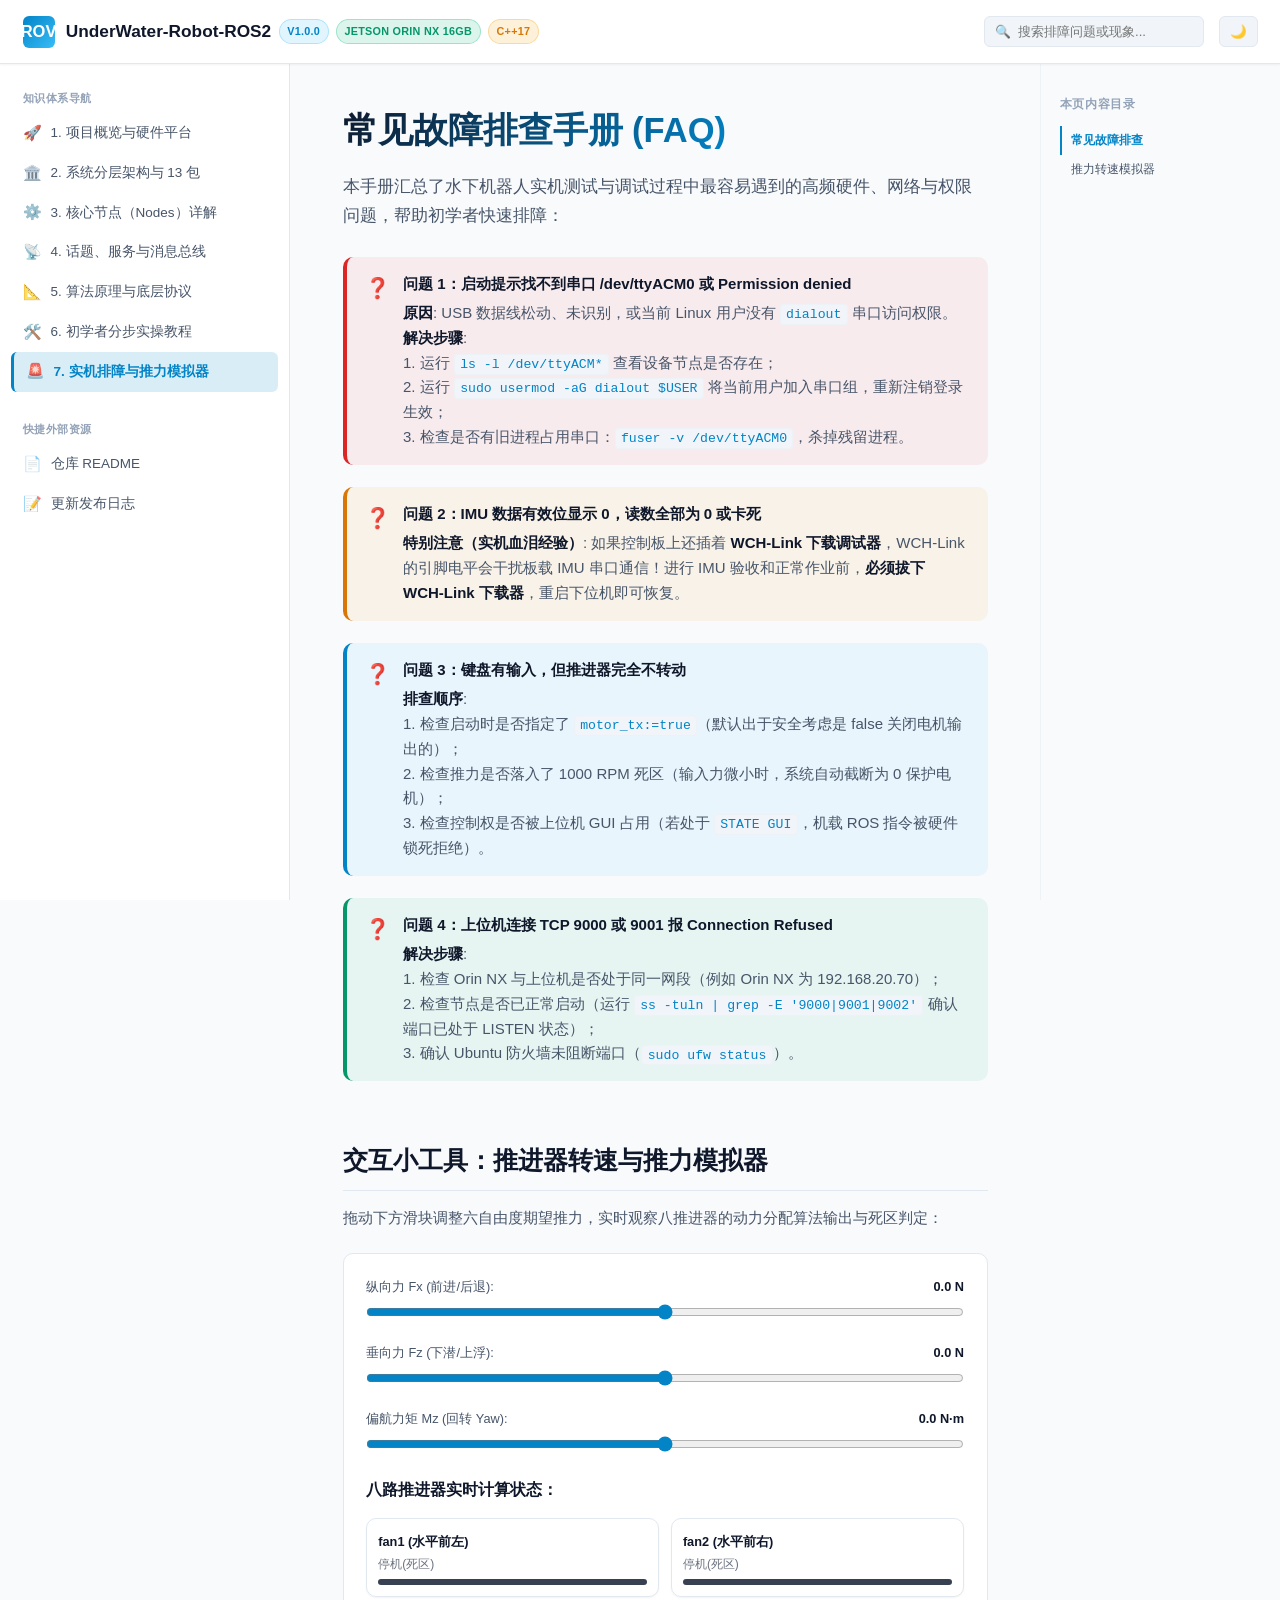
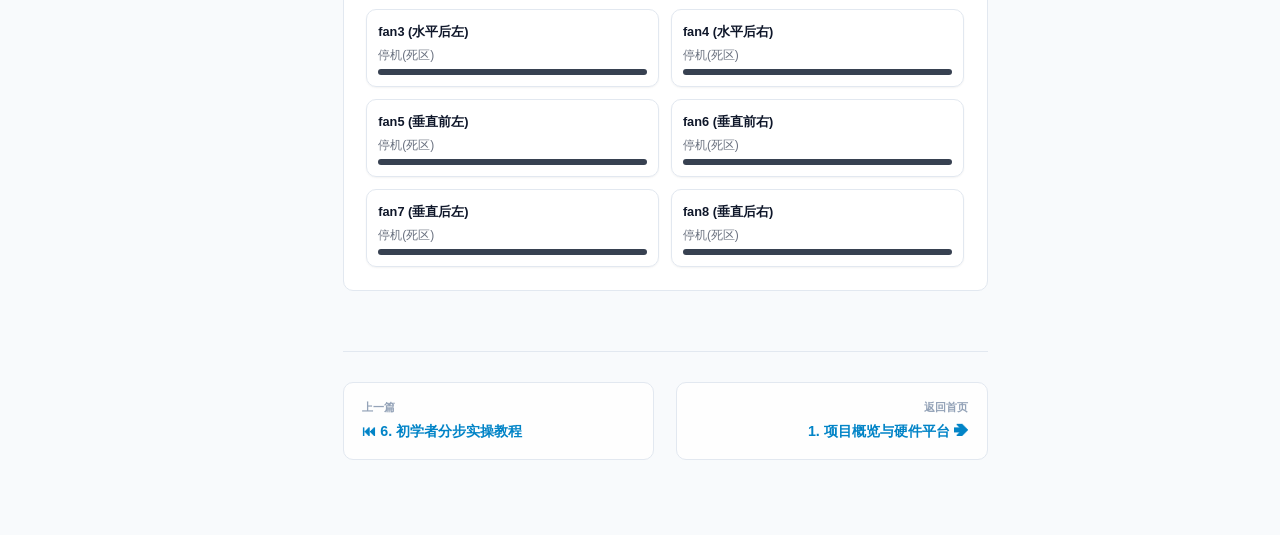
<file: doc/troubleshooting.html>
<!DOCTYPE html>
<html lang="zh-CN" data-theme="dark">
<head>
  <meta charset="UTF-8">
  <meta name="viewport" content="width=device-width, initial-scale=1.0">
  <title>UnderWater-Robot-ROS2 水下机器人开发全景指南 | 实机排障与推力模拟器</title>
  <link rel="stylesheet" href="style.css">
</head>
<body>

  <!-- 顶部导航条 -->
  <header class="top-header">
    <div class="brand-section">
      <button class="menu-toggle" id="menuToggle" aria-label="切换菜单">☰</button>
      <div class="brand-logo">ROV</div>
      <div class="brand-title">
        <a href="index.html" style="color: inherit; text-decoration: none;">UnderWater-Robot-ROS2</a>
        <span class="badge badge-version">v1.0.0</span>
        <span class="badge badge-hardware">Jetson Orin NX 16GB</span>
        <span class="badge badge-cpp">C++17</span>
      </div>
    </div>
    
    <div class="header-actions">
      <div class="search-box">
        <span class="search-icon">🔍</span>
        <input type="text" id="searchInput" class="search-input" placeholder="搜索排障问题或现象...">
      </div>
      <button class="theme-toggle" id="themeToggle" title="切换模式">☀️</button>
    </div>
  </header>

  <!-- 主体容器 -->
  <div class="app-container">
    
    <!-- 左侧侧边栏导航 (多页面跳转) -->
    <nav class="sidebar" id="sidebar">
      <div class="nav-group">
        <div class="nav-group-title">知识体系导航</div>
        <a href="index.html" class="nav-item"><span class="nav-item-icon">🚀</span> 1. 项目概览与硬件平台</a>
        <a href="architecture.html" class="nav-item"><span class="nav-item-icon">🏛️</span> 2. 系统分层架构与 13 包</a>
        <a href="nodes.html" class="nav-item"><span class="nav-item-icon">⚙️</span> 3. 核心节点（Nodes）详解</a>
        <a href="interfaces.html" class="nav-item"><span class="nav-item-icon">📡</span> 4. 话题、服务与消息总线</a>
        <a href="algorithms.html" class="nav-item"><span class="nav-item-icon">📐</span> 5. 算法原理与底层协议</a>
        <a href="tutorials.html" class="nav-item"><span class="nav-item-icon">🛠️</span> 6. 初学者分步实操教程</a>
        <a href="troubleshooting.html" class="nav-item active"><span class="nav-item-icon">🚨</span> 7. 实机排障与推力模拟器</a>
      </div>

      <div class="nav-group">
        <div class="nav-group-title">快捷外部资源</div>
        <a href="../README.md" class="nav-item"><span class="nav-item-icon">📄</span> 仓库 README</a>
        <a href="../CHANGELOG.md" class="nav-item"><span class="nav-item-icon">📝</span> 更新发布日志</a>
      </div>
    </nav>

    <!-- 中间主体内容区 -->
    <main class="main-content">
      
      <!-- 9. 常见故障排查手册 (FAQ) -->
      <section id="troubleshooting" class="doc-section">
        <h1 class="doc-title">常见故障排查手册 (FAQ)</h1>
        <p class="lead-p">
          本手册汇总了水下机器人实机测试与调试过程中最容易遇到的高频硬件、网络与权限问题，帮助初学者快速排障：
        </p>

        <div class="callout danger">
          <div class="callout-icon">❓</div>
          <div class="callout-content">
            <div class="callout-title">问题 1：启动提示找不到串口 /dev/ttyACM0 或 Permission denied</div>
            <p>
              <strong>原因</strong>: USB 数据线松动、未识别，或当前 Linux 用户没有 <code>dialout</code> 串口访问权限。<br>
              <strong>解决步骤</strong>:
              <br>1. 运行 <code>ls -l /dev/ttyACM*</code> 查看设备节点是否存在；
              <br>2. 运行 <code>sudo usermod -aG dialout $USER</code> 将当前用户加入串口组，重新注销登录生效；
              <br>3. 检查是否有旧进程占用串口：<code>fuser -v /dev/ttyACM0</code>，杀掉残留进程。
            </p>
          </div>
        </div>

        <div class="callout warning">
          <div class="callout-icon">❓</div>
          <div class="callout-content">
            <div class="callout-title">问题 2：IMU 数据有效位显示 0，读数全部为 0 或卡死</div>
            <p>
              <strong>特别注意（实机血泪经验）</strong>: 如果控制板上还插着 <strong>WCH-Link 下载调试器</strong>，WCH-Link 的引脚电平会干扰板载 IMU 串口通信！进行 IMU 验收和正常作业前，<strong>必须拔下 WCH-Link 下载器</strong>，重启下位机即可恢复。
            </p>
          </div>
        </div>

        <div class="callout info">
          <div class="callout-icon">❓</div>
          <div class="callout-content">
            <div class="callout-title">问题 3：键盘有输入，但推进器完全不转动</div>
            <p>
              <strong>排查顺序</strong>:
              <br>1. 检查启动时是否指定了 <code>motor_tx:=true</code>（默认出于安全考虑是 false 关闭电机输出的）；
              <br>2. 检查推力是否落入了 1000 RPM 死区（输入力微小时，系统自动截断为 0 保护电机）；
              <br>3. 检查控制权是否被上位机 GUI 占用（若处于 <code>STATE GUI</code>，机载 ROS 指令被硬件锁死拒绝）。
            </p>
          </div>
        </div>

        <div class="callout tip">
          <div class="callout-icon">❓</div>
          <div class="callout-content">
            <div class="callout-title">问题 4：上位机连接 TCP 9000 或 9001 报 Connection Refused</div>
            <p>
              <strong>解决步骤</strong>:
              <br>1. 检查 Orin NX 与上位机是否处于同一网段（例如 Orin NX 为 192.168.20.70）；
              <br>2. 检查节点是否已正常启动（运行 <code>ss -tuln | grep -E '9000|9001|9002'</code> 确认端口已处于 LISTEN 状态）；
              <br>3. 确认 Ubuntu 防火墙未阻断端口（<code>sudo ufw status</code>）。
            </p>
          </div>
        </div>
      </section>

      <!-- 10. 交互小工具 -->
      <section id="simulator" class="doc-section">
        <h2>交互小工具：推进器转速与推力模拟器</h2>
        <p>拖动下方滑块调整六自由度期望推力，实时观察八推进器的动力分配算法输出与死区判定：</p>

        <div class="interactive-tool">
          <div class="slider-group">
            <div class="slider-header">
              <span>纵向力 Fx (前进/后退):</span>
              <strong id="simFxVal">0.0 N</strong>
            </div>
            <input type="range" id="simFx" min="-150" max="150" value="0" step="5">
          </div>

          <div class="slider-group">
            <div class="slider-header">
              <span>垂向力 Fz (下潜/上浮):</span>
              <strong id="simFzVal">0.0 N</strong>
            </div>
            <input type="range" id="simFz" min="-150" max="150" value="0" step="5">
          </div>

          <div class="slider-group">
            <div class="slider-header">
              <span>偏航力矩 Mz (回转 Yaw):</span>
              <strong id="simYawVal">0.0 N·m</strong>
            </div>
            <input type="range" id="simYaw" min="-30" max="30" value="0" step="1">
          </div>

          <h4>八路推进器实时计算状态：</h4>
          <div style="display: grid; grid-template-columns: repeat(auto-fill, minmax(200px, 1fr)); gap: 0.75rem; margin-top: 1rem;">
            <div class="card" style="padding: 0.75rem;">
              <div style="font-weight: 600; font-size: 0.85rem;">fan1 (水平前左)</div>
              <div id="rpm_fan1" style="font-size: 0.8rem; margin: 0.25rem 0;">停机(死区)</div>
              <div style="height: 6px; background: #374151; border-radius: 3px; overflow: hidden;"><div id="bar_fan1" style="height: 100%; width: 0%;"></div></div>
            </div>
            <div class="card" style="padding: 0.75rem;">
              <div style="font-weight: 600; font-size: 0.85rem;">fan2 (水平前右)</div>
              <div id="rpm_fan2" style="font-size: 0.8rem; margin: 0.25rem 0;">停机(死区)</div>
              <div style="height: 6px; background: #374151; border-radius: 3px; overflow: hidden;"><div id="bar_fan2" style="height: 100%; width: 0%;"></div></div>
            </div>
            <div class="card" style="padding: 0.75rem;">
              <div style="font-weight: 600; font-size: 0.85rem;">fan3 (水平后左)</div>
              <div id="rpm_fan3" style="font-size: 0.8rem; margin: 0.25rem 0;">停机(死区)</div>
              <div style="height: 6px; background: #374151; border-radius: 3px; overflow: hidden;"><div id="bar_fan3" style="height: 100%; width: 0%;"></div></div>
            </div>
            <div class="card" style="padding: 0.75rem;">
              <div style="font-weight: 600; font-size: 0.85rem;">fan4 (水平后右)</div>
              <div id="rpm_fan4" style="font-size: 0.8rem; margin: 0.25rem 0;">停机(死区)</div>
              <div style="height: 6px; background: #374151; border-radius: 3px; overflow: hidden;"><div id="bar_fan4" style="height: 100%; width: 0%;"></div></div>
            </div>
            <div class="card" style="padding: 0.75rem;">
              <div style="font-weight: 600; font-size: 0.85rem;">fan5 (垂直前左)</div>
              <div id="rpm_fan5" style="font-size: 0.8rem; margin: 0.25rem 0;">停机(死区)</div>
              <div style="height: 6px; background: #374151; border-radius: 3px; overflow: hidden;"><div id="bar_fan5" style="height: 100%; width: 0%;"></div></div>
            </div>
            <div class="card" style="padding: 0.75rem;">
              <div style="font-weight: 600; font-size: 0.85rem;">fan6 (垂直前右)</div>
              <div id="rpm_fan6" style="font-size: 0.8rem; margin: 0.25rem 0;">停机(死区)</div>
              <div style="height: 6px; background: #374151; border-radius: 3px; overflow: hidden;"><div id="bar_fan6" style="height: 100%; width: 0%;"></div></div>
            </div>
            <div class="card" style="padding: 0.75rem;">
              <div style="font-weight: 600; font-size: 0.85rem;">fan7 (垂直后左)</div>
              <div id="rpm_fan7" style="font-size: 0.8rem; margin: 0.25rem 0;">停机(死区)</div>
              <div style="height: 6px; background: #374151; border-radius: 3px; overflow: hidden;"><div id="bar_fan7" style="height: 100%; width: 0%;"></div></div>
            </div>
            <div class="card" style="padding: 0.75rem;">
              <div style="font-weight: 600; font-size: 0.85rem;">fan8 (垂直后右)</div>
              <div id="rpm_fan8" style="font-size: 0.8rem; margin: 0.25rem 0;">停机(死区)</div>
              <div style="height: 6px; background: #374151; border-radius: 3px; overflow: hidden;"><div id="bar_fan8" style="height: 100%; width: 0%;"></div></div>
            </div>
          </div>
        </div>
      </section>

      <!-- 页面翻页器 -->
      <div class="page-nav">
        <a href="tutorials.html" class="page-nav-card prev">
          <span class="page-nav-label">上一篇</span>
          <span class="page-nav-title">⏮ 6. 初学者分步实操教程</span>
        </a>
        <a href="index.html" class="page-nav-card next">
          <span class="page-nav-label">返回首页</span>
          <span class="page-nav-title">1. 项目概览与硬件平台 ➔</span>
        </a>
      </div>

    </main>

    <!-- 右侧页面目录（TOC） -->
    <aside class="toc-panel">
      <div class="toc-title">本页内容目录</div>
      <a href="#troubleshooting" class="toc-link active">常见故障排查</a>
      <a href="#simulator" class="toc-link">推力转速模拟器</a>
    </aside>

  </div>

  <script src="app.js"></script>
</body>
</html>
</file>
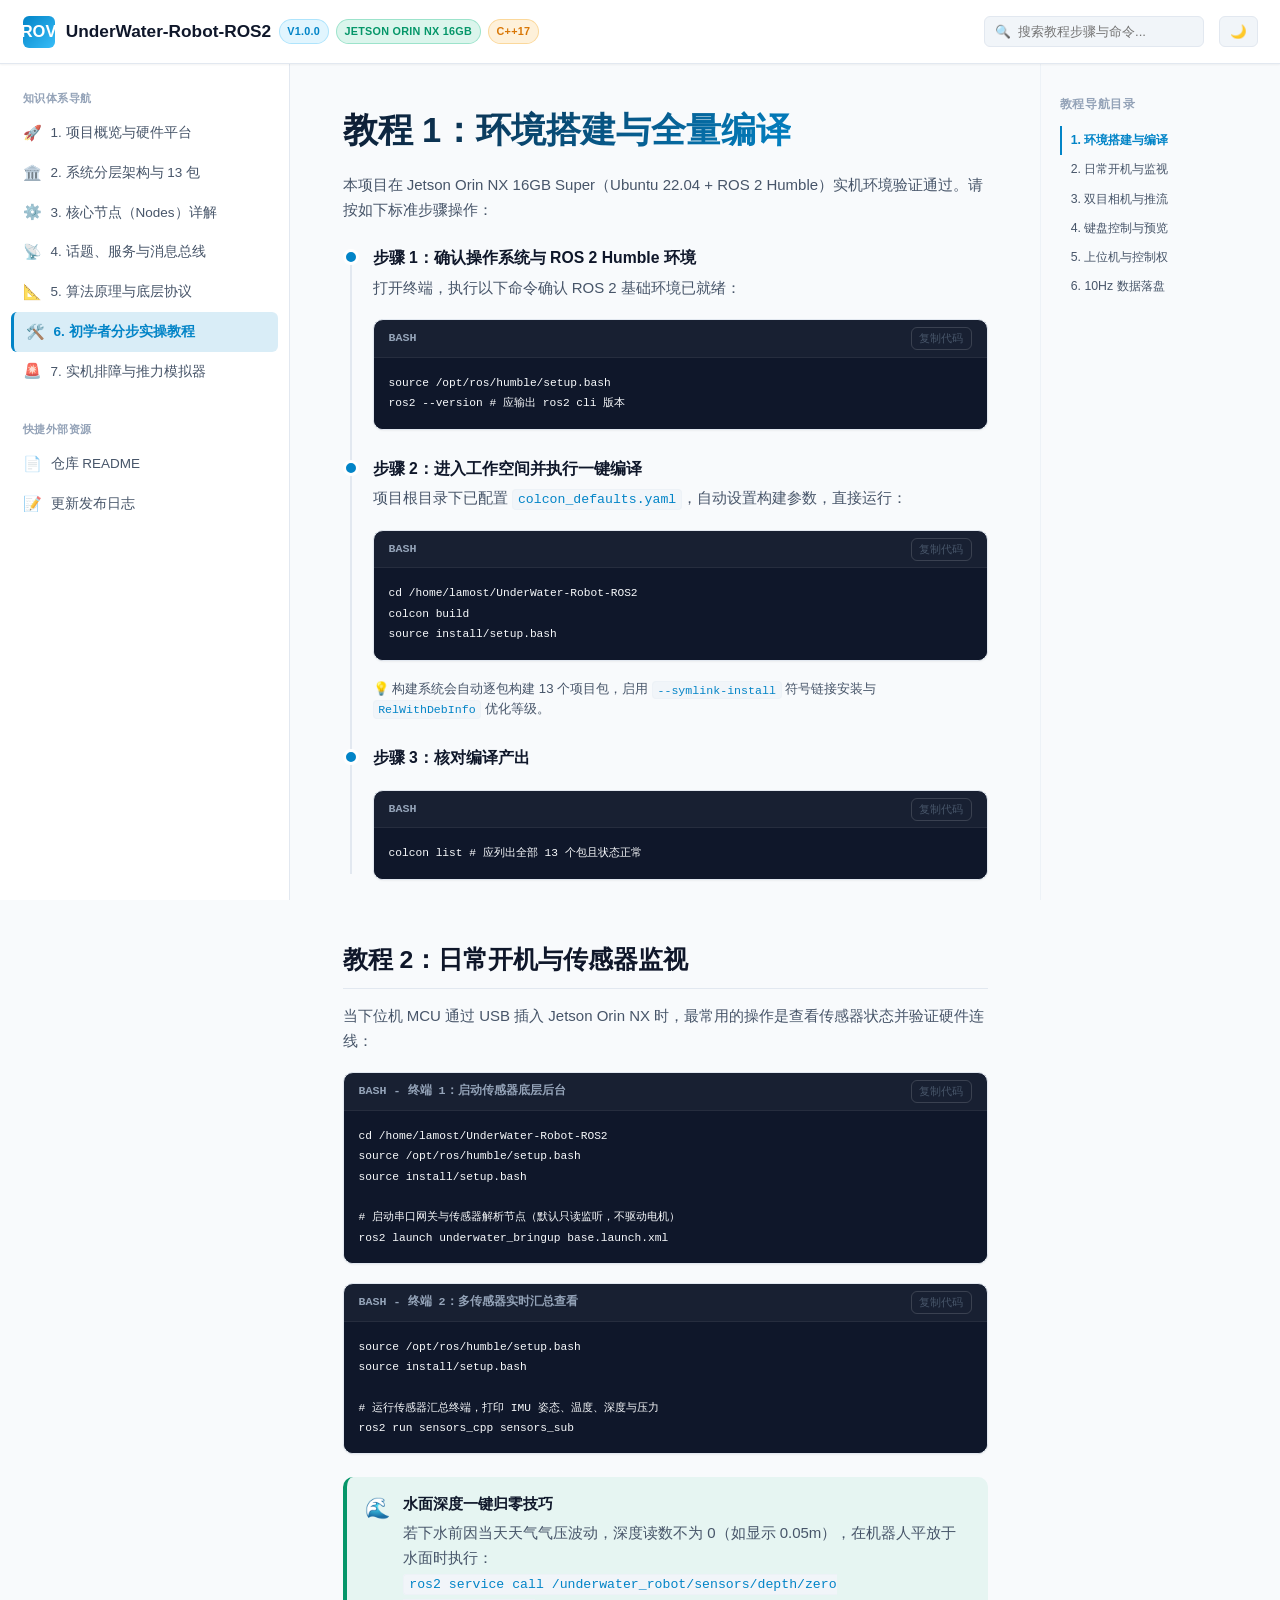
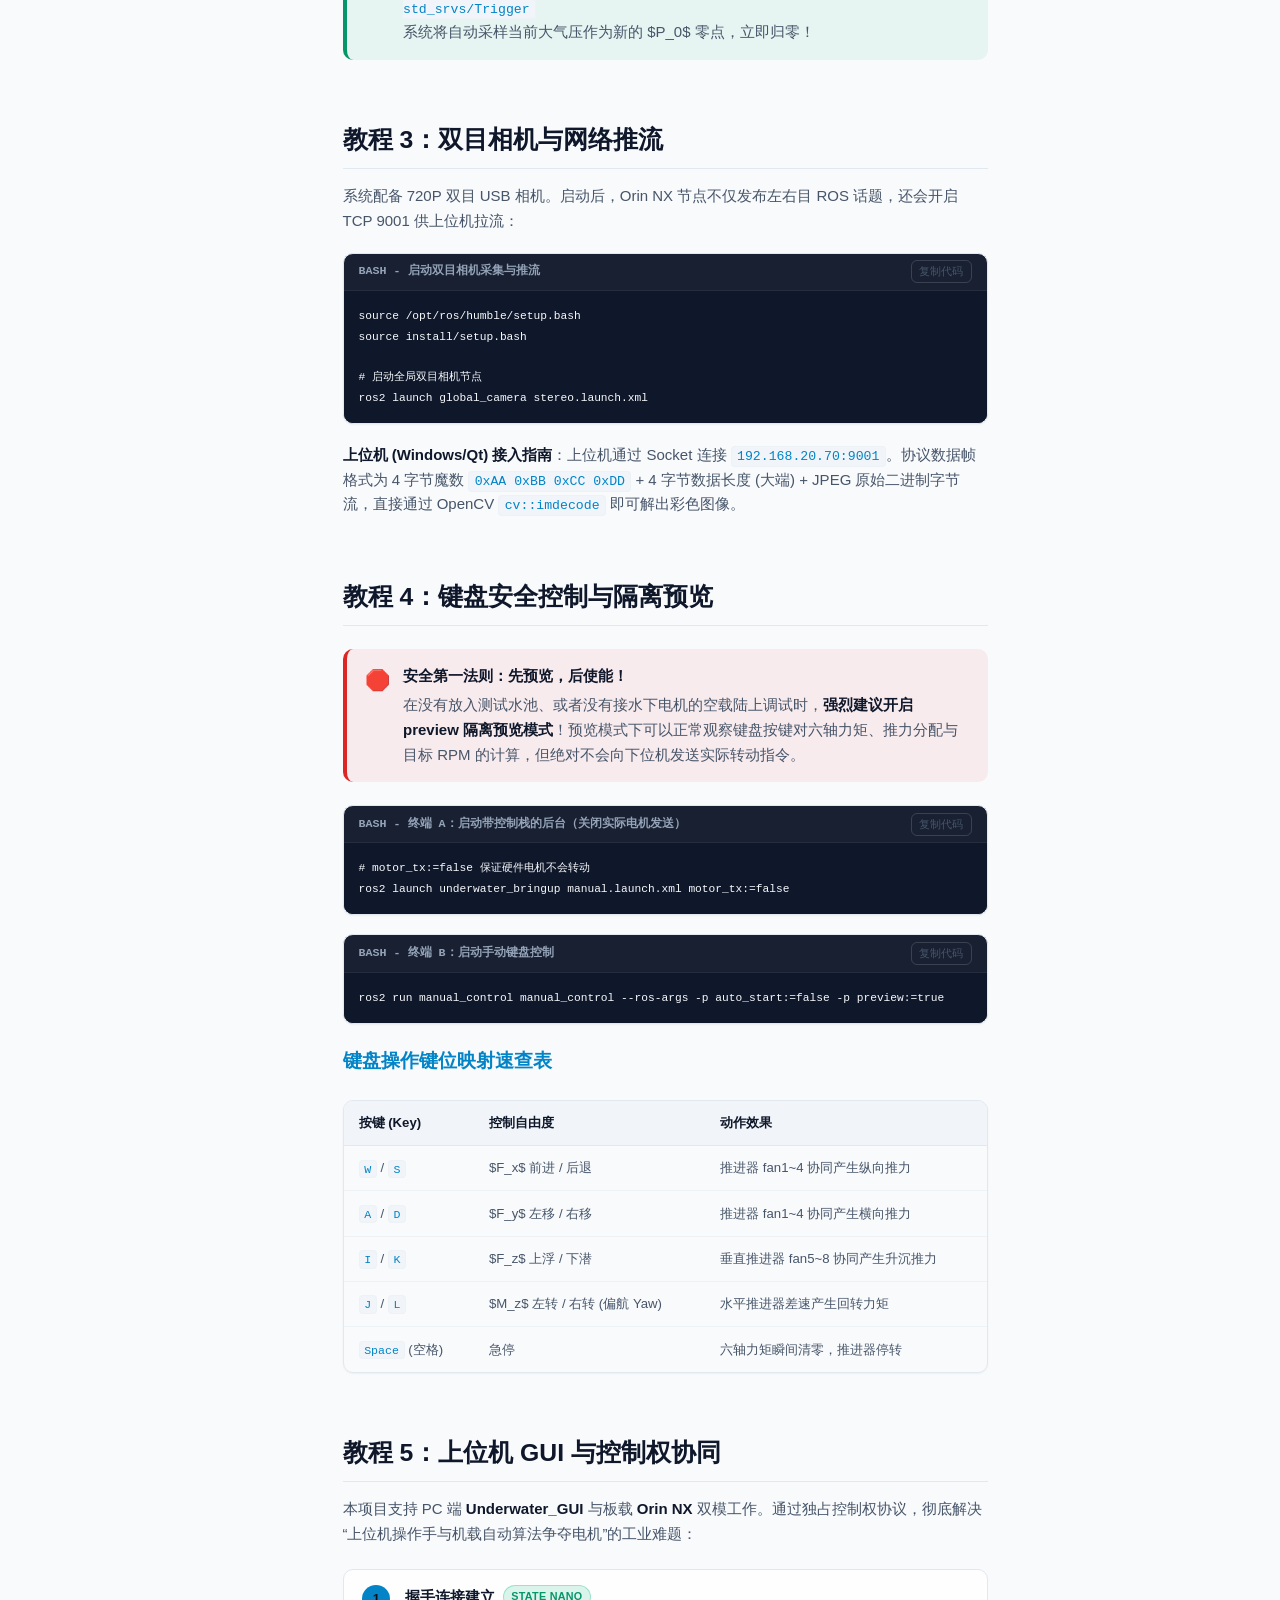
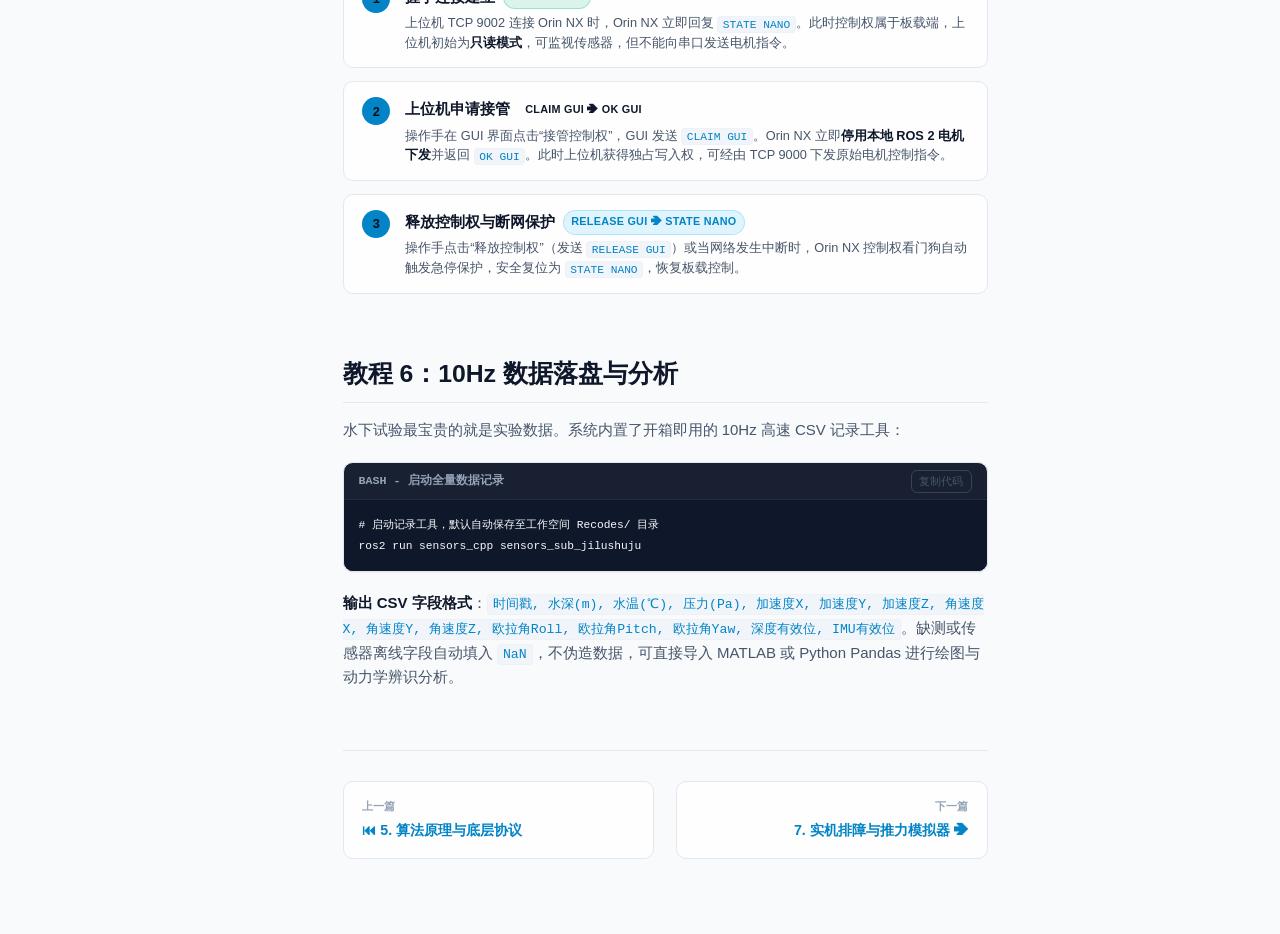
<file: doc/tutorials.html>
<!DOCTYPE html>
<html lang="zh-CN" data-theme="dark">
<head>
  <meta charset="UTF-8">
  <meta name="viewport" content="width=device-width, initial-scale=1.0">
  <title>UnderWater-Robot-ROS2 水下机器人开发全景指南 | 初学者分步实操教程</title>
  <link rel="stylesheet" href="style.css">
</head>
<body>

  <!-- 顶部导航条 -->
  <header class="top-header">
    <div class="brand-section">
      <button class="menu-toggle" id="menuToggle" aria-label="切换菜单">☰</button>
      <div class="brand-logo">ROV</div>
      <div class="brand-title">
        <a href="index.html" style="color: inherit; text-decoration: none;">UnderWater-Robot-ROS2</a>
        <span class="badge badge-version">v1.0.0</span>
        <span class="badge badge-hardware">Jetson Orin NX 16GB</span>
        <span class="badge badge-cpp">C++17</span>
      </div>
    </div>
    
    <div class="header-actions">
      <div class="search-box">
        <span class="search-icon">🔍</span>
        <input type="text" id="searchInput" class="search-input" placeholder="搜索教程步骤与命令...">
      </div>
      <button class="theme-toggle" id="themeToggle" title="切换模式">☀️</button>
    </div>
  </header>

  <!-- 主体容器 -->
  <div class="app-container">
    
    <!-- 左侧侧边栏导航 (多页面跳转) -->
    <nav class="sidebar" id="sidebar">
      <div class="nav-group">
        <div class="nav-group-title">知识体系导航</div>
        <a href="index.html" class="nav-item"><span class="nav-item-icon">🚀</span> 1. 项目概览与硬件平台</a>
        <a href="architecture.html" class="nav-item"><span class="nav-item-icon">🏛️</span> 2. 系统分层架构与 13 包</a>
        <a href="nodes.html" class="nav-item"><span class="nav-item-icon">⚙️</span> 3. 核心节点（Nodes）详解</a>
        <a href="interfaces.html" class="nav-item"><span class="nav-item-icon">📡</span> 4. 话题、服务与消息总线</a>
        <a href="algorithms.html" class="nav-item"><span class="nav-item-icon">📐</span> 5. 算法原理与底层协议</a>
        <a href="tutorials.html" class="nav-item active"><span class="nav-item-icon">🛠️</span> 6. 初学者分步实操教程</a>
        <a href="troubleshooting.html" class="nav-item"><span class="nav-item-icon">🚨</span> 7. 实机排障与推力模拟器</a>
      </div>

      <div class="nav-group">
        <div class="nav-group-title">快捷外部资源</div>
        <a href="../README.md" class="nav-item"><span class="nav-item-icon">📄</span> 仓库 README</a>
        <a href="../CHANGELOG.md" class="nav-item"><span class="nav-item-icon">📝</span> 更新发布日志</a>
      </div>
    </nav>

    <!-- 中间主体内容区 -->
    <main class="main-content">
      
      <!-- 8. 新手实操教程 -->
      <section id="tutorial-setup" class="doc-section">
        <h1 class="doc-title">教程 1：环境搭建与全量编译</h1>
        <p>本项目在 Jetson Orin NX 16GB Super（Ubuntu 22.04 + ROS 2 Humble）实机环境验证通过。请按如下标准步骤操作：</p>

        <div class="timeline">
          <div class="timeline-item">
            <div class="timeline-point"></div>
            <div class="timeline-title">步骤 1：确认操作系统与 ROS 2 Humble 环境</div>
            <p>打开终端，执行以下命令确认 ROS 2 基础环境已就绪：</p>
            <div class="code-wrapper">
              <div class="code-header"><span class="code-lang">BASH</span><button class="copy-btn">复制代码</button></div>
              <pre><code>source /opt/ros/humble/setup.bash
ros2 --version # 应输出 ros2 cli 版本</code></pre>
            </div>
          </div>

          <div class="timeline-item">
            <div class="timeline-point"></div>
            <div class="timeline-title">步骤 2：进入工作空间并执行一键编译</div>
            <p>项目根目录下已配置 <code>colcon_defaults.yaml</code>，自动设置构建参数，直接运行：</p>
            <div class="code-wrapper">
              <div class="code-header"><span class="code-lang">BASH</span><button class="copy-btn">复制代码</button></div>
              <pre><code>cd /home/lamost/UnderWater-Robot-ROS2
colcon build
source install/setup.bash</code></pre>
            </div>
            <p class="card-desc">💡 构建系统会自动逐包构建 13 个项目包，启用 <code>--symlink-install</code> 符号链接安装与 <code>RelWithDebInfo</code> 优化等级。</p>
          </div>

          <div class="timeline-item">
            <div class="timeline-point"></div>
            <div class="timeline-title">步骤 3：核对编译产出</div>
            <div class="code-wrapper">
              <div class="code-header"><span class="code-lang">BASH</span><button class="copy-btn">复制代码</button></div>
              <pre><code>colcon list # 应列出全部 13 个包且状态正常</code></pre>
            </div>
          </div>
        </div>
      </section>

      <!-- 教程 2：日常开机与传感器监视 -->
      <section id="tutorial-sensors" class="doc-section">
        <h2>教程 2：日常开机与传感器监视</h2>
        <p>当下位机 MCU 通过 USB 插入 Jetson Orin NX 时，最常用的操作是查看传感器状态并验证硬件连线：</p>

        <div class="code-wrapper">
          <div class="code-header"><span class="code-lang">BASH - 终端 1：启动传感器底层后台</span><button class="copy-btn">复制代码</button></div>
          <pre><code>cd /home/lamost/UnderWater-Robot-ROS2
source /opt/ros/humble/setup.bash
source install/setup.bash

# 启动串口网关与传感器解析节点（默认只读监听，不驱动电机）
ros2 launch underwater_bringup base.launch.xml</code></pre>
        </div>

        <div class="code-wrapper">
          <div class="code-header"><span class="code-lang">BASH - 终端 2：多传感器实时汇总查看</span><button class="copy-btn">复制代码</button></div>
          <pre><code>source /opt/ros/humble/setup.bash
source install/setup.bash

# 运行传感器汇总终端，打印 IMU 姿态、温度、深度与压力
ros2 run sensors_cpp sensors_sub</code></pre>
        </div>

        <div class="callout tip">
          <div class="callout-icon">🌊</div>
          <div class="callout-content">
            <div class="callout-title">水面深度一键归零技巧</div>
            <p>
              若下水前因当天天气气压波动，深度读数不为 0（如显示 0.05m），在机器人平放于水面时执行：
              <br><code>ros2 service call /underwater_robot/sensors/depth/zero std_srvs/Trigger</code>
              <br>系统将自动采样当前大气压作为新的 $P_0$ 零点，立即归零！
            </p>
          </div>
        </div>
      </section>

      <!-- 教程 3：双目相机与网络推流 -->
      <section id="tutorial-camera" class="doc-section">
        <h2>教程 3：双目相机与网络推流</h2>
        <p>系统配备 720P 双目 USB 相机。启动后，Orin NX 节点不仅发布左右目 ROS 话题，还会开启 TCP 9001 供上位机拉流：</p>

        <div class="code-wrapper">
          <div class="code-header"><span class="code-lang">BASH - 启动双目相机采集与推流</span><button class="copy-btn">复制代码</button></div>
          <pre><code>source /opt/ros/humble/setup.bash
source install/setup.bash

# 启动全局双目相机节点
ros2 launch global_camera stereo.launch.xml</code></pre>
        </div>

        <p><strong>上位机 (Windows/Qt) 接入指南</strong>：上位机通过 Socket 连接 <code>192.168.20.70:9001</code>。协议数据帧格式为 4 字节魔数 <code>0xAA 0xBB 0xCC 0xDD</code> + 4 字节数据长度 (大端) + JPEG 原始二进制字节流，直接通过 OpenCV <code>cv::imdecode</code> 即可解出彩色图像。</p>
      </section>

      <!-- 教程 4：键盘安全控制与隔离预览 -->
      <section id="tutorial-control" class="doc-section">
        <h2>教程 4：键盘安全控制与隔离预览</h2>
        <div class="callout danger">
          <div class="callout-icon">🛑</div>
          <div class="callout-content">
            <div class="callout-title">安全第一法则：先预览，后使能！</div>
            <p>
              在没有放入测试水池、或者没有接水下电机的空载陆上调试时，<strong>强烈建议开启 preview 隔离预览模式</strong>！预览模式下可以正常观察键盘按键对六轴力矩、推力分配与目标 RPM 的计算，但绝对不会向下位机发送实际转动指令。
            </p>
          </div>
        </div>

        <div class="code-wrapper">
          <div class="code-header"><span class="code-lang">BASH - 终端 A：启动带控制栈的后台（关闭实际电机发送）</span><button class="copy-btn">复制代码</button></div>
          <pre><code># motor_tx:=false 保证硬件电机不会转动
ros2 launch underwater_bringup manual.launch.xml motor_tx:=false</code></pre>
        </div>

        <div class="code-wrapper">
          <div class="code-header"><span class="code-lang">BASH - 终端 B：启动手动键盘控制</span><button class="copy-btn">复制代码</button></div>
          <pre><code>ros2 run manual_control manual_control --ros-args -p auto_start:=false -p preview:=true</code></pre>
        </div>

        <h3>键盘操作键位映射速查表</h3>
        <div class="table-container">
          <table>
            <thead>
              <tr>
                <th>按键 (Key)</th>
                <th>控制自由度</th>
                <th>动作效果</th>
              </tr>
            </thead>
            <tbody>
              <tr><td><code>W</code> / <code>S</code></td><td>$F_x$ 前进 / 后退</td><td>推进器 fan1~4 协同产生纵向推力</td></tr>
              <tr><td><code>A</code> / <code>D</code></td><td>$F_y$ 左移 / 右移</td><td>推进器 fan1~4 协同产生横向推力</td></tr>
              <tr><td><code>I</code> / <code>K</code></td><td>$F_z$ 上浮 / 下潜</td><td>垂直推进器 fan5~8 协同产生升沉推力</td></tr>
              <tr><td><code>J</code> / <code>L</code></td><td>$M_z$ 左转 / 右转 (偏航 Yaw)</td><td>水平推进器差速产生回转力矩</td></tr>
              <tr><td><code>Space</code> (空格)</td><td>急停</td><td>六轴力矩瞬间清零，推进器停转</td></tr>
            </tbody>
          </table>
        </div>
      </section>

      <!-- 教程 5：上位机 GUI 与控制权协同 -->
      <section id="tutorial-gui-tcp" class="doc-section">
        <h2>教程 5：上位机 GUI 与控制权协同</h2>
        <p>本项目支持 PC 端 <strong>Underwater_GUI</strong> 与板载 <strong>Orin NX</strong> 双模工作。通过独占控制权协议，彻底解决“上位机操作手与机载自动算法争夺电机”的工业难题：</p>

        <div class="seq-container">
          <div class="seq-step">
            <div class="seq-num">1</div>
            <div class="seq-content">
              <div class="seq-title">
                <span>握手连接建立</span>
                <span class="badge badge-hardware">STATE NANO</span>
              </div>
              <div class="seq-desc">
                上位机 TCP 9002 连接 Orin NX 时，Orin NX 立即回复 <code>STATE NANO</code>。此时控制权属于板载端，上位机初始为<strong>只读模式</strong>，可监视传感器，但不能向串口发送电机指令。
              </div>
            </div>
          </div>

          <div class="seq-step">
            <div class="seq-num">2</div>
            <div class="seq-content">
              <div class="seq-title">
                <span>上位机申请接管</span>
                <span class="badge badge-warning">CLAIM GUI ➔ OK GUI</span>
              </div>
              <div class="seq-desc">
                操作手在 GUI 界面点击“接管控制权”，GUI 发送 <code>CLAIM GUI</code>。Orin NX 立即<strong>停用本地 ROS 2 电机下发</strong>并返回 <code>OK GUI</code>。此时上位机获得独占写入权，可经由 TCP 9000 下发原始电机控制指令。
              </div>
            </div>
          </div>

          <div class="seq-step">
            <div class="seq-num">3</div>
            <div class="seq-content">
              <div class="seq-title">
                <span>释放控制权与断网保护</span>
                <span class="badge badge-version">RELEASE GUI ➔ STATE NANO</span>
              </div>
              <div class="seq-desc">
                操作手点击“释放控制权”（发送 <code>RELEASE GUI</code>）或当网络发生中断时，Orin NX 控制权看门狗自动触发急停保护，安全复位为 <code>STATE NANO</code>，恢复板载控制。
              </div>
            </div>
          </div>
        </div>
      </section>

      <!-- 教程 6：10Hz 数据落盘与分析 -->
      <section id="tutorial-recording" class="doc-section">
        <h2>教程 6：10Hz 数据落盘与分析</h2>
        <p>水下试验最宝贵的就是实验数据。系统内置了开箱即用的 10Hz 高速 CSV 记录工具：</p>

        <div class="code-wrapper">
          <div class="code-header"><span class="code-lang">BASH - 启动全量数据记录</span><button class="copy-btn">复制代码</button></div>
          <pre><code># 启动记录工具，默认自动保存至工作空间 Recodes/ 目录
ros2 run sensors_cpp sensors_sub_jilushuju</code></pre>
        </div>

        <p><strong>输出 CSV 字段格式</strong>：<code>时间戳, 水深(m), 水温(℃), 压力(Pa), 加速度X, 加速度Y, 加速度Z, 角速度X, 角速度Y, 角速度Z, 欧拉角Roll, 欧拉角Pitch, 欧拉角Yaw, 深度有效位, IMU有效位</code>。缺测或传感器离线字段自动填入 <code>NaN</code>，不伪造数据，可直接导入 MATLAB 或 Python Pandas 进行绘图与动力学辨识分析。</p>
      </section>

      <!-- 页面翻页器 -->
      <div class="page-nav">
        <a href="algorithms.html" class="page-nav-card prev">
          <span class="page-nav-label">上一篇</span>
          <span class="page-nav-title">⏮ 5. 算法原理与底层协议</span>
        </a>
        <a href="troubleshooting.html" class="page-nav-card next">
          <span class="page-nav-label">下一篇</span>
          <span class="page-nav-title">7. 实机排障与推力模拟器 ➔</span>
        </a>
      </div>

    </main>

    <!-- 右侧页面目录（TOC） -->
    <aside class="toc-panel">
      <div class="toc-title">教程导航目录</div>
      <a href="#tutorial-setup" class="toc-link active">1. 环境搭建与编译</a>
      <a href="#tutorial-sensors" class="toc-link">2. 日常开机与监视</a>
      <a href="#tutorial-camera" class="toc-link">3. 双目相机与推流</a>
      <a href="#tutorial-control" class="toc-link">4. 键盘控制与预览</a>
      <a href="#tutorial-gui-tcp" class="toc-link">5. 上位机与控制权</a>
      <a href="#tutorial-recording" class="toc-link">6. 10Hz 数据落盘</a>
    </aside>

  </div>

  <script src="app.js"></script>
</body>
</html>
</file>
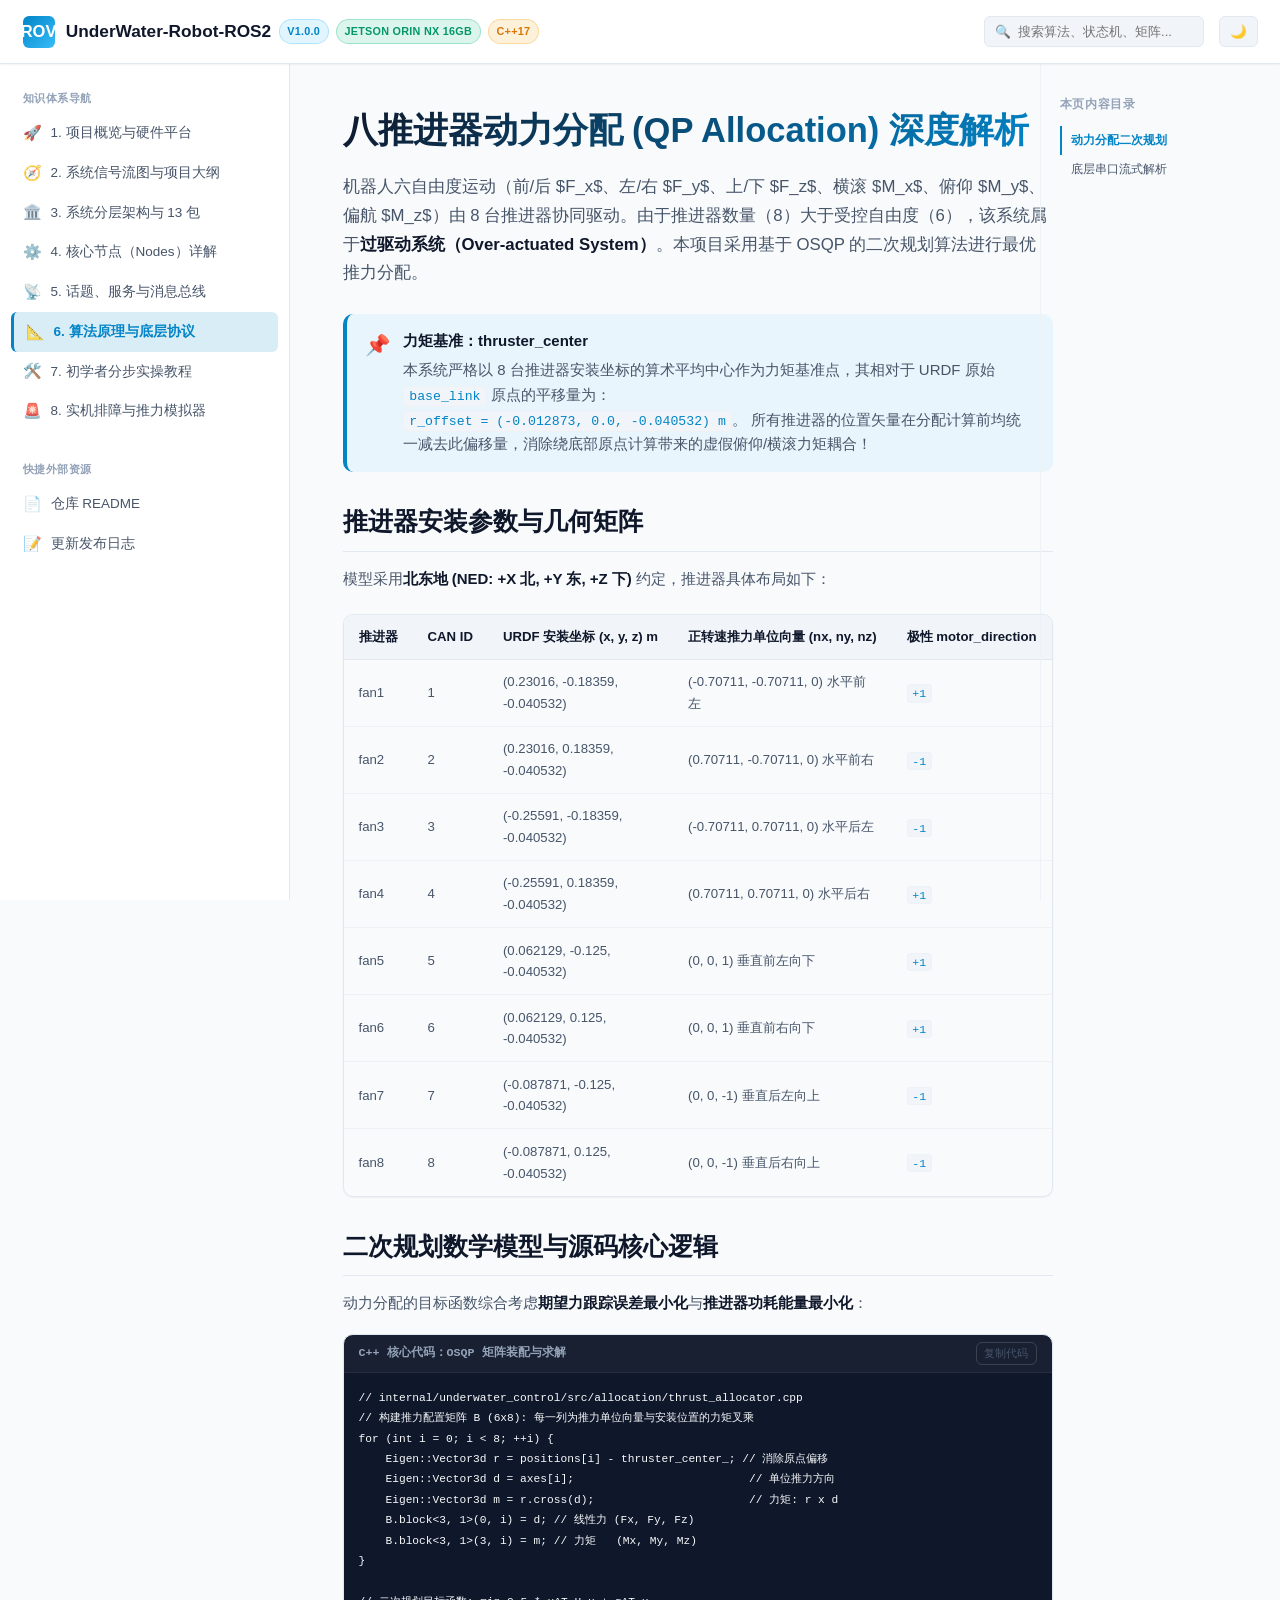
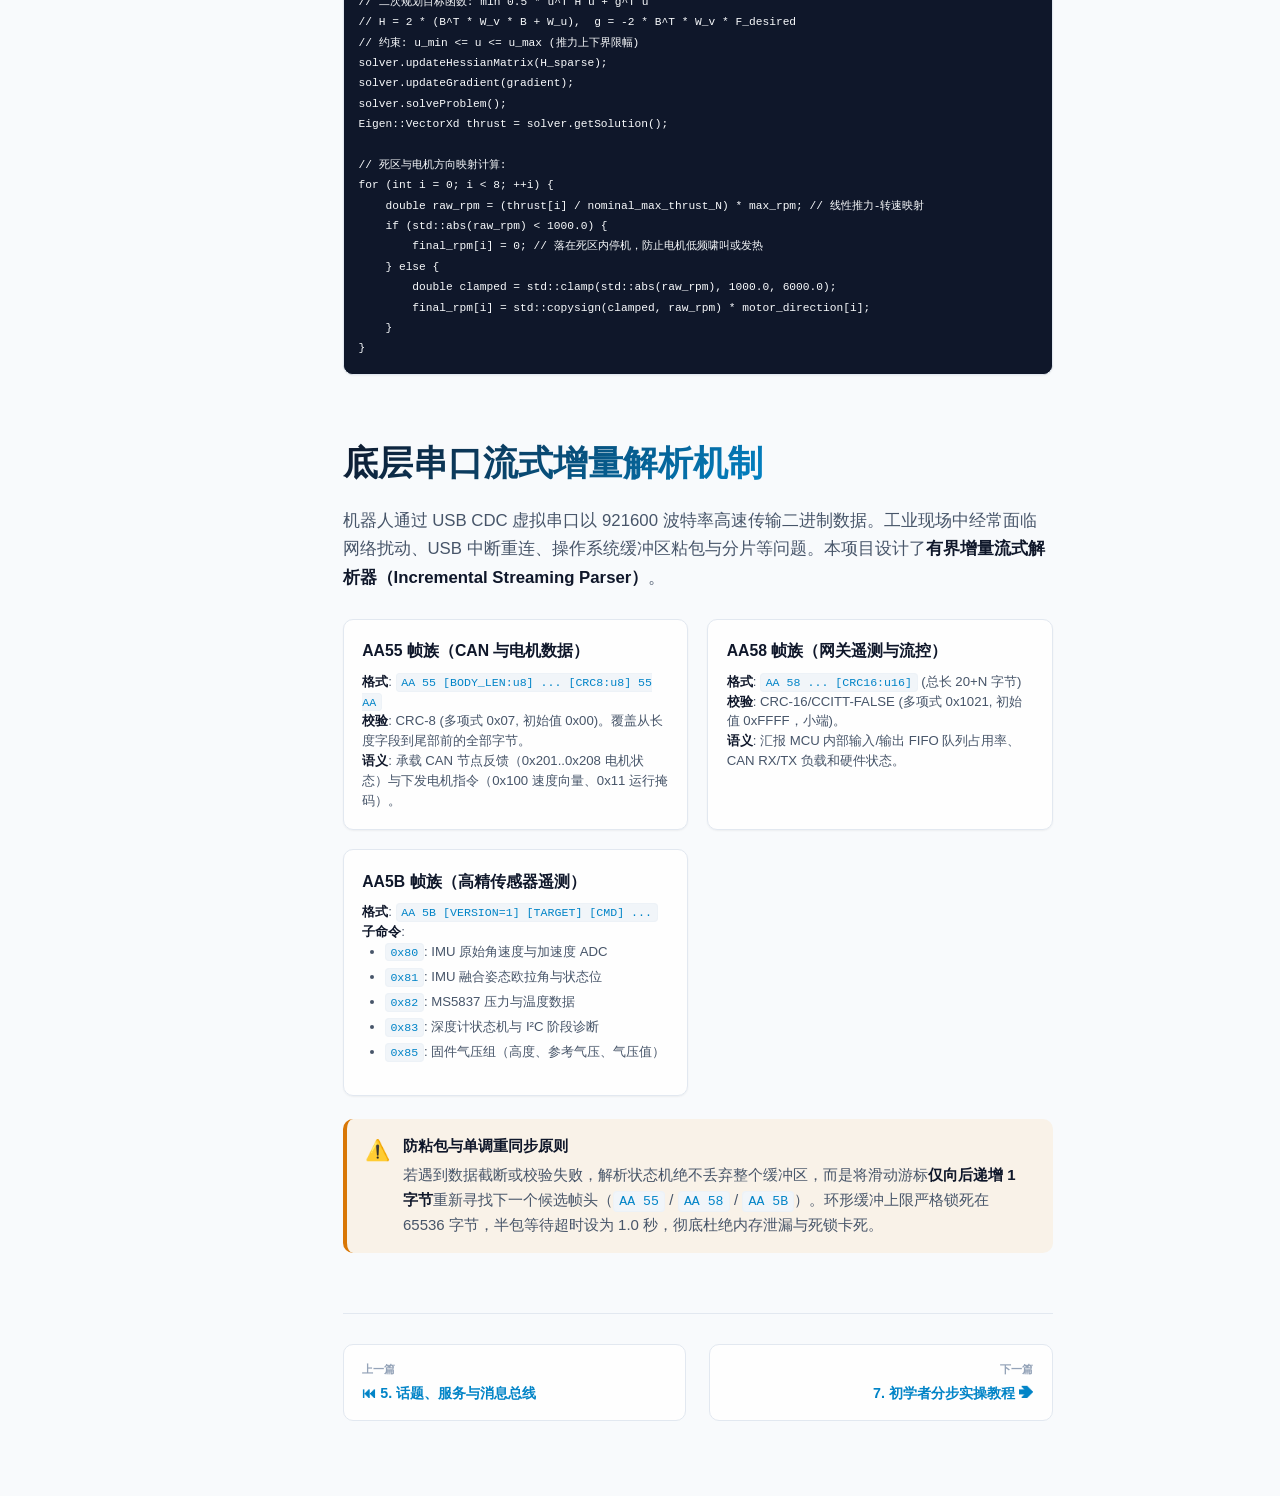
<file: docs/web/algorithms.html>
<!DOCTYPE html>
<html lang="zh-CN" data-theme="dark">
<head>
  <meta charset="UTF-8">
  <meta name="viewport" content="width=device-width, initial-scale=1.0">
  <title>UnderWater-Robot-ROS2 水下机器人开发全景指南 | 算法原理与底层协议</title>
  <link rel="stylesheet" href="style.css">
</head>
<body>

  <!-- 顶部导航条 -->
  <header class="top-header">
    <div class="brand-section">
      <button class="menu-toggle" id="menuToggle" aria-label="切换菜单">☰</button>
      <div class="brand-logo">ROV</div>
      <div class="brand-title">
        <a href="index.html" style="color: inherit; text-decoration: none;">UnderWater-Robot-ROS2</a>
        <span class="badge badge-version">v1.0.0</span>
        <span class="badge badge-hardware">Jetson Orin NX 16GB</span>
        <span class="badge badge-cpp">C++17</span>
      </div>
    </div>
    
    <div class="header-actions">
      <div class="search-box">
        <span class="search-icon">🔍</span>
        <input type="text" id="searchInput" class="search-input" placeholder="搜索算法、状态机、矩阵...">
      </div>
      <button class="theme-toggle" id="themeToggle" title="切换模式">☀️</button>
    </div>
  </header>

  <!-- 主体容器 -->
  <div class="app-container">
    
    <!-- 左侧侧边栏导航 (多页面跳转) -->
    <nav class="sidebar" id="sidebar">
      <div class="nav-group">
        <div class="nav-group-title">知识体系导航</div>
        <a href="index.html" class="nav-item"><span class="nav-item-icon">🚀</span> 1. 项目概览与硬件平台</a>
        <a href="signal-flow.html" class="nav-item"><span class="nav-item-icon">🧭</span> 2. 系统信号流图与项目大纲</a>
        <a href="architecture.html" class="nav-item"><span class="nav-item-icon">🏛️</span> 3. 系统分层架构与 13 包</a>
        <a href="nodes.html" class="nav-item"><span class="nav-item-icon">⚙️</span> 4. 核心节点（Nodes）详解</a>
        <a href="interfaces.html" class="nav-item"><span class="nav-item-icon">📡</span> 5. 话题、服务与消息总线</a>
        <a href="algorithms.html" class="nav-item active"><span class="nav-item-icon">📐</span> 6. 算法原理与底层协议</a>
        <a href="tutorials.html" class="nav-item"><span class="nav-item-icon">🛠️</span> 7. 初学者分步实操教程</a>
        <a href="troubleshooting.html" class="nav-item"><span class="nav-item-icon">🚨</span> 8. 实机排障与推力模拟器</a>
      </div>

      <div class="nav-group">
        <div class="nav-group-title">快捷外部资源</div>
        <a href="viewer.html?doc=README.md" class="nav-item"><span class="nav-item-icon">📄</span> 仓库 README</a>
        <a href="viewer.html?doc=CHANGELOG.md" class="nav-item"><span class="nav-item-icon">📝</span> 更新发布日志</a>
      </div>
    </nav>

    <!-- 中间主体内容区 -->
    <main class="main-content">
      
      <!-- 6. 核心函数与算法深度解析 -->
      <section id="algorithms-alloc" class="doc-section">
        <h1 class="doc-title">八推进器动力分配 (QP Allocation) 深度解析</h1>
        <p class="lead-p">
          机器人六自由度运动（前/后 $F_x$、左/右 $F_y$、上/下 $F_z$、横滚 $M_x$、俯仰 $M_y$、偏航 $M_z$）由 8 台推进器协同驱动。由于推进器数量（8）大于受控自由度（6），该系统属于<strong>过驱动系统（Over-actuated System）</strong>。本项目采用基于 OSQP 的二次规划算法进行最优推力分配。
        </p>

        <div class="callout info">
          <div class="callout-icon">📌</div>
          <div class="callout-content">
            <div class="callout-title">力矩基准：thruster_center</div>
            <p>
              本系统严格以 8 台推进器安装坐标的算术平均中心作为力矩基准点，其相对于 URDF 原始 <code>base_link</code> 原点的平移量为：
              <br><code>r_offset = (-0.012873, 0.0, -0.040532) m</code>。
              所有推进器的位置矢量在分配计算前均统一减去此偏移量，消除绕底部原点计算带来的虚假俯仰/横滚力矩耦合！
            </p>
          </div>
        </div>

        <h2>推进器安装参数与几何矩阵</h2>
        <p>模型采用<strong>北东地 (NED: +X 北, +Y 东, +Z 下)</strong> 约定，推进器具体布局如下：</p>

        <div class="table-container">
          <table>
            <thead>
              <tr>
                <th>推进器</th>
                <th>CAN ID</th>
                <th>URDF 安装坐标 (x, y, z) m</th>
                <th>正转速推力单位向量 (nx, ny, nz)</th>
                <th>极性 motor_direction</th>
              </tr>
            </thead>
            <tbody>
              <tr><td>fan1</td><td>1</td><td>(0.23016, -0.18359, -0.040532)</td><td>(-0.70711, -0.70711, 0) 水平前左</td><td><code>+1</code></td></tr>
              <tr><td>fan2</td><td>2</td><td>(0.23016, 0.18359, -0.040532)</td><td>(0.70711, -0.70711, 0) 水平前右</td><td><code>-1</code></td></tr>
              <tr><td>fan3</td><td>3</td><td>(-0.25591, -0.18359, -0.040532)</td><td>(-0.70711, 0.70711, 0) 水平后左</td><td><code>-1</code></td></tr>
              <tr><td>fan4</td><td>4</td><td>(-0.25591, 0.18359, -0.040532)</td><td>(0.70711, 0.70711, 0) 水平后右</td><td><code>+1</code></td></tr>
              <tr><td>fan5</td><td>5</td><td>(0.062129, -0.125, -0.040532)</td><td>(0, 0, 1) 垂直前左向下</td><td><code>+1</code></td></tr>
              <tr><td>fan6</td><td>6</td><td>(0.062129, 0.125, -0.040532)</td><td>(0, 0, 1) 垂直前右向下</td><td><code>+1</code></td></tr>
              <tr><td>fan7</td><td>7</td><td>(-0.087871, -0.125, -0.040532)</td><td>(0, 0, -1) 垂直后左向上</td><td><code>-1</code></td></tr>
              <tr><td>fan8</td><td>8</td><td>(-0.087871, 0.125, -0.040532)</td><td>(0, 0, -1) 垂直后右向上</td><td><code>-1</code></td></tr>
            </tbody>
          </table>
        </div>

        <h2>二次规划数学模型与源码核心逻辑</h2>
        <p>动力分配的目标函数综合考虑<strong>期望力跟踪误差最小化</strong>与<strong>推进器功耗能量最小化</strong>：</p>
        
        <div class="code-wrapper">
          <div class="code-header">
            <span class="code-lang">C++ 核心代码：OSQP 矩阵装配与求解</span>
            <button class="copy-btn">复制代码</button>
          </div>
          <pre><code>// internal/underwater_control/src/allocation/thrust_allocator.cpp
// 构建推力配置矩阵 B (6x8): 每一列为推力单位向量与安装位置的力矩叉乘
for (int i = 0; i < 8; ++i) {
    Eigen::Vector3d r = positions[i] - thruster_center_; // 消除原点偏移
    Eigen::Vector3d d = axes[i];                          // 单位推力方向
    Eigen::Vector3d m = r.cross(d);                       // 力矩: r x d
    B.block<3, 1>(0, i) = d; // 线性力 (Fx, Fy, Fz)
    B.block<3, 1>(3, i) = m; // 力矩   (Mx, My, Mz)
}

// 二次规划目标函数: min 0.5 * u^T H u + g^T u
// H = 2 * (B^T * W_v * B + W_u),  g = -2 * B^T * W_v * F_desired
// 约束: u_min <= u <= u_max (推力上下界限幅)
solver.updateHessianMatrix(H_sparse);
solver.updateGradient(gradient);
solver.solveProblem();
Eigen::VectorXd thrust = solver.getSolution();

// 死区与电机方向映射计算:
for (int i = 0; i < 8; ++i) {
    double raw_rpm = (thrust[i] / nominal_max_thrust_N) * max_rpm; // 线性推力-转速映射
    if (std::abs(raw_rpm) < 1000.0) {
        final_rpm[i] = 0; // 落在死区内停机，防止电机低频啸叫或发热
    } else {
        double clamped = std::clamp(std::abs(raw_rpm), 1000.0, 6000.0);
        final_rpm[i] = std::copysign(clamped, raw_rpm) * motor_direction[i];
    }
}</code></pre>
        </div>
      </section>

      <!-- 7. 底层协议流式解析 -->
      <section id="algorithms-protocol" class="doc-section">
        <h1 class="doc-title">底层串口流式增量解析机制</h1>
        <p class="lead-p">
          机器人通过 USB CDC 虚拟串口以 921600 波特率高速传输二进制数据。工业现场中经常面临网络扰动、USB 中断重连、操作系统缓冲区粘包与分片等问题。本项目设计了<strong>有界增量流式解析器（Incremental Streaming Parser）</strong>。
        </p>

        <div class="card-grid">
          <div class="card">
            <div class="card-title">AA55 帧族（CAN 与电机数据）</div>
            <div class="card-desc">
              <strong>格式</strong>: <code>AA 55 [BODY_LEN:u8] ... [CRC8:u8] 55 AA</code><br>
              <strong>校验</strong>: CRC-8 (多项式 0x07, 初始值 0x00)。覆盖从长度字段到尾部前的全部字节。<br>
              <strong>语义</strong>: 承载 CAN 节点反馈（0x201..0x208 电机状态）与下发电机指令（0x100 速度向量、0x11 运行掩码）。
            </div>
          </div>
          <div class="card">
            <div class="card-title">AA58 帧族（网关遥测与流控）</div>
            <div class="card-desc">
              <strong>格式</strong>: <code>AA 58 ... [CRC16:u16]</code> (总长 20+N 字节)<br>
              <strong>校验</strong>: CRC-16/CCITT-FALSE (多项式 0x1021, 初始值 0xFFFF，小端)。<br>
              <strong>语义</strong>: 汇报 MCU 内部输入/输出 FIFO 队列占用率、CAN RX/TX 负载和硬件状态。
            </div>
          </div>
          <div class="card">
            <div class="card-title">AA5B 帧族（高精传感器遥测）</div>
            <div class="card-desc">
              <strong>格式</strong>: <code>AA 5B [VERSION=1] [TARGET] [CMD] ...</code><br>
              <strong>子命令</strong>:
              <ul>
                <li><code>0x80</code>: IMU 原始角速度与加速度 ADC</li>
                <li><code>0x81</code>: IMU 融合姿态欧拉角与状态位</li>
                <li><code>0x82</code>: MS5837 压力与温度数据</li>
                <li><code>0x83</code>: 深度计状态机与 I²C 阶段诊断</li>
                <li><code>0x85</code>: 固件气压组（高度、参考气压、气压值）</li>
              </ul>
            </div>
          </div>
        </div>

        <div class="callout warning">
          <div class="callout-icon">⚠️</div>
          <div class="callout-content">
            <div class="callout-title">防粘包与单调重同步原则</div>
            <p>
              若遇到数据截断或校验失败，解析状态机绝不丢弃整个缓冲区，而是将滑动游标<strong>仅向后递增 1 字节</strong>重新寻找下一个候选帧头（<code>AA 55</code> / <code>AA 58</code> / <code>AA 5B</code>）。环形缓冲上限严格锁死在 65536 字节，半包等待超时设为 1.0 秒，彻底杜绝内存泄漏与死锁卡死。
            </p>
          </div>
        </div>
      </section>

      <!-- 页面翻页器 -->
            <div class="page-nav">
        <a href="interfaces.html" class="page-nav-card prev">
          <span class="page-nav-label">上一篇</span>
          <span class="page-nav-title">⏮ 5. 话题、服务与消息总线</span>
        </a>
        <a href="tutorials.html" class="page-nav-card next">
          <span class="page-nav-label">下一篇</span>
          <span class="page-nav-title">7. 初学者分步实操教程 ➔</span>
        </a>
      </div>

    <!-- 右侧页面目录（TOC） -->
    <aside class="toc-panel">
      <div class="toc-title">本页内容目录</div>
      <a href="#algorithms-alloc" class="toc-link active">动力分配二次规划</a>
      <a href="#algorithms-protocol" class="toc-link">底层串口流式解析</a>
    </aside>

  </div>

  <script src="app.js"></script>
</body>
</html>
</file>
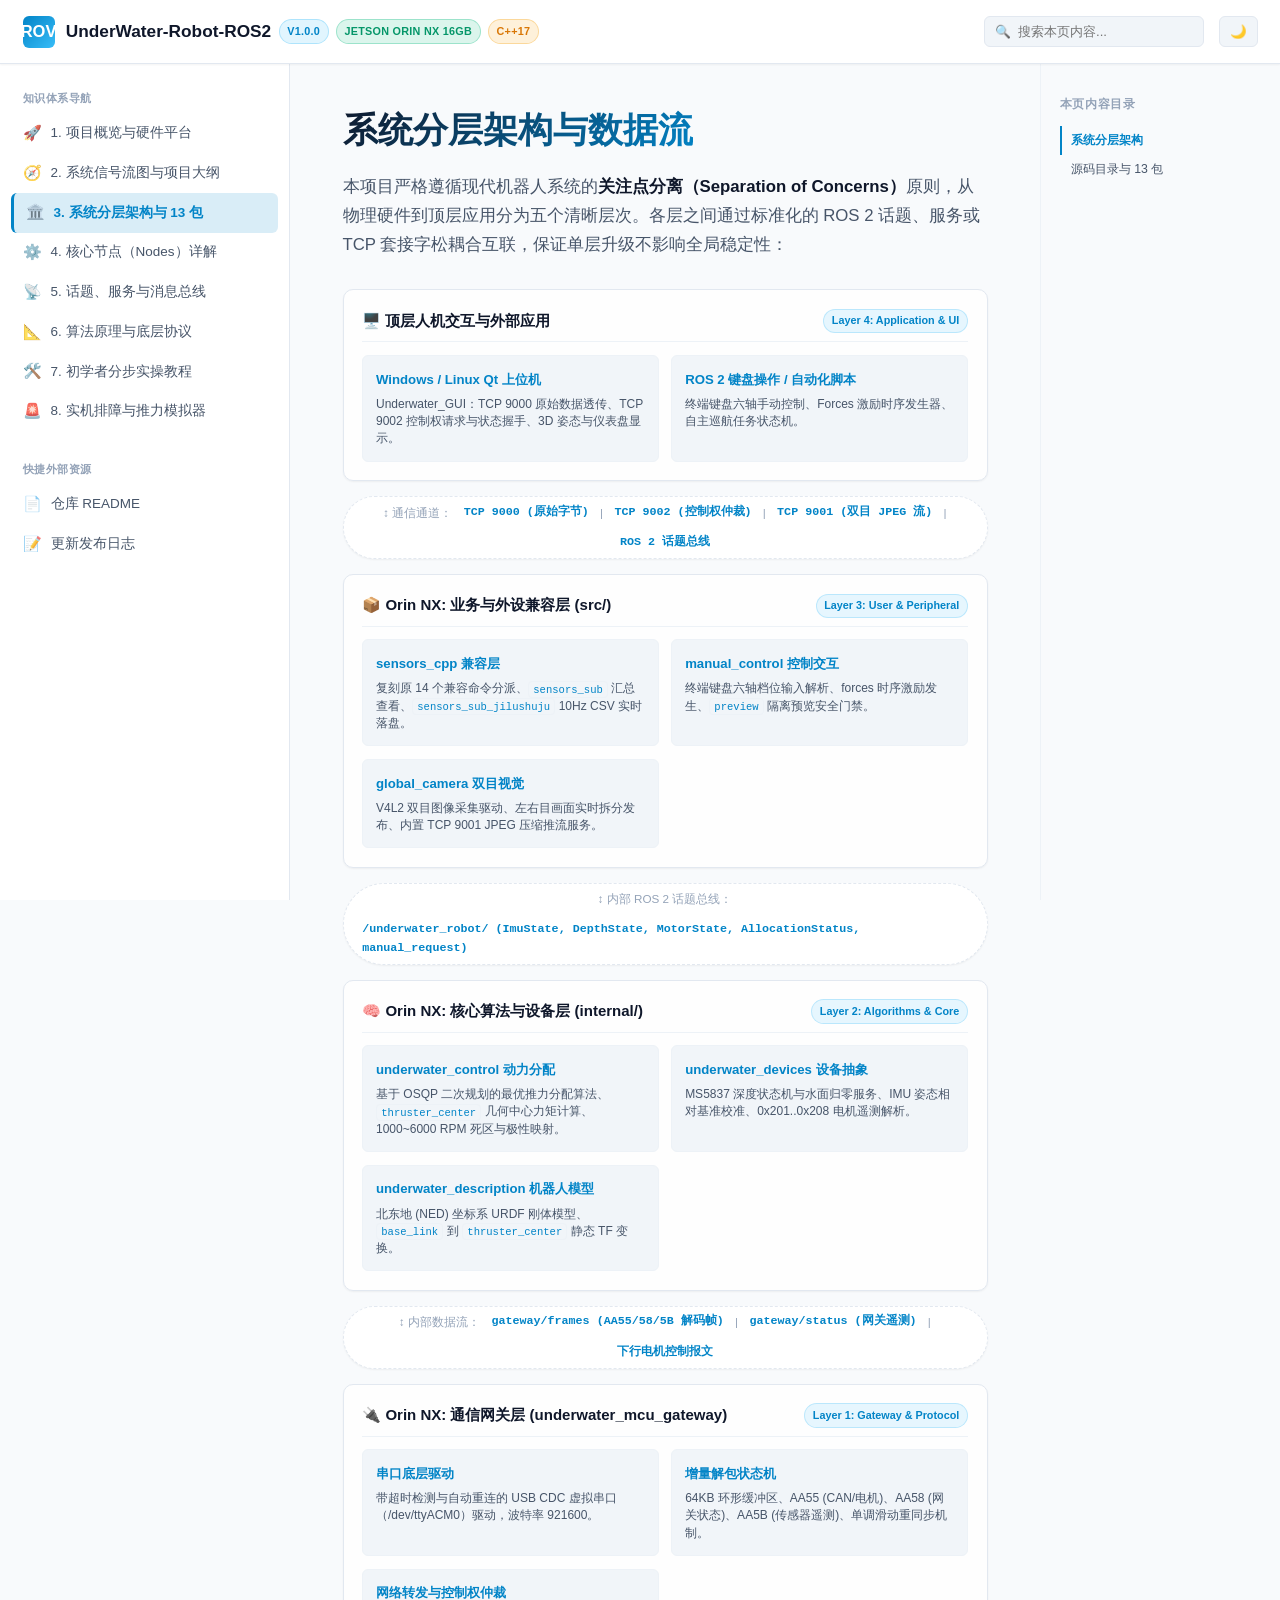
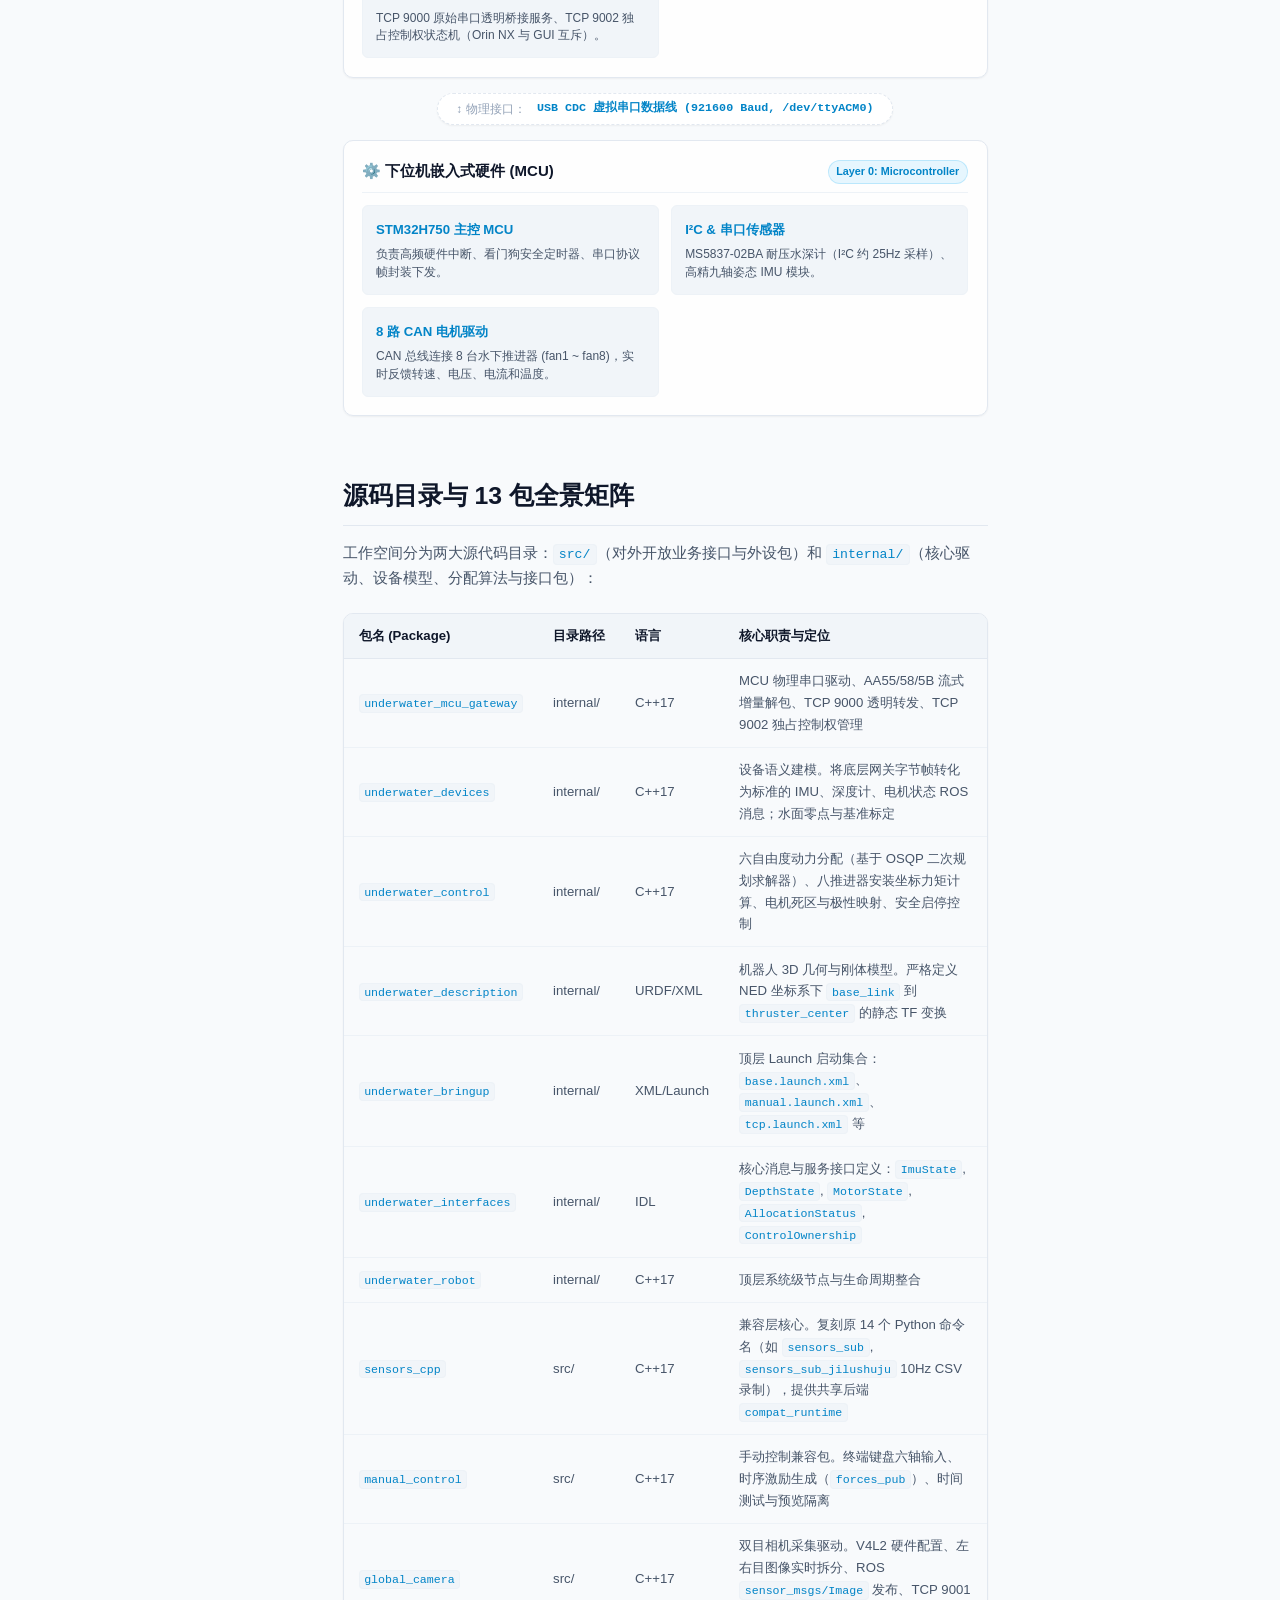
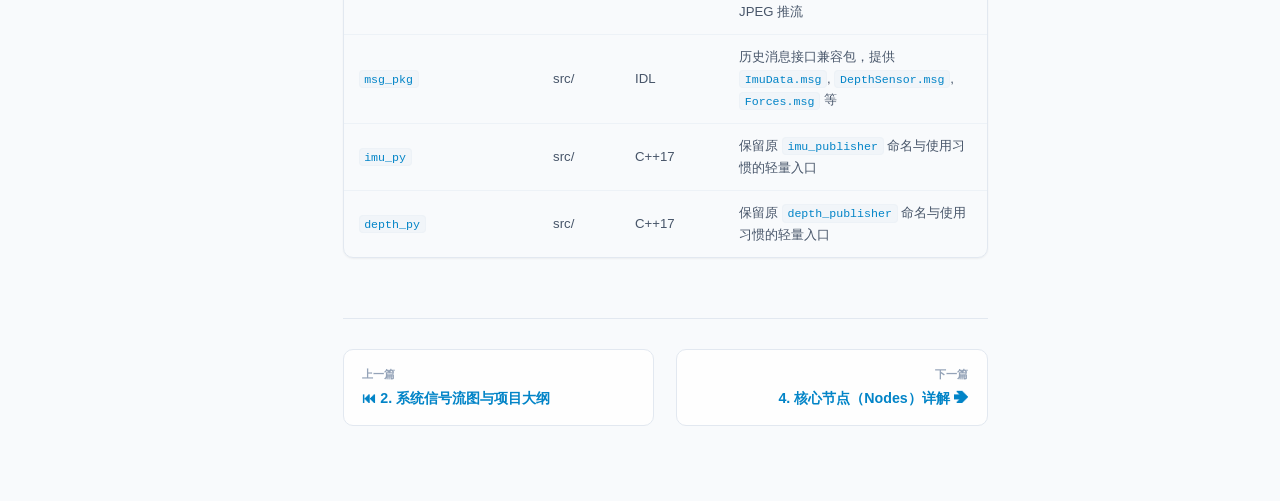
<file: docs/web/architecture.html>
<!DOCTYPE html>
<html lang="zh-CN" data-theme="dark">
<head>
  <meta charset="UTF-8">
  <meta name="viewport" content="width=device-width, initial-scale=1.0">
  <title>UnderWater-Robot-ROS2 水下机器人开发全景指南 | 系统分层架构与 13 包全景</title>
  <link rel="stylesheet" href="style.css">
</head>
<body>

  <!-- 顶部导航条 -->
  <header class="top-header">
    <div class="brand-section">
      <button class="menu-toggle" id="menuToggle" aria-label="切换菜单">☰</button>
      <div class="brand-logo">ROV</div>
      <div class="brand-title">
        <a href="index.html" style="color: inherit; text-decoration: none;">UnderWater-Robot-ROS2</a>
        <span class="badge badge-version">v1.0.0</span>
        <span class="badge badge-hardware">Jetson Orin NX 16GB</span>
        <span class="badge badge-cpp">C++17</span>
      </div>
    </div>
    
    <div class="header-actions">
      <div class="search-box">
        <span class="search-icon">🔍</span>
        <input type="text" id="searchInput" class="search-input" placeholder="搜索本页内容...">
      </div>
      <button class="theme-toggle" id="themeToggle" title="切换模式">☀️</button>
    </div>
  </header>

  <!-- 主体容器 -->
  <div class="app-container">
    
    <!-- 左侧侧边栏导航 (多页面跳转) -->
    <nav class="sidebar" id="sidebar">
      <div class="nav-group">
        <div class="nav-group-title">知识体系导航</div>
        <a href="index.html" class="nav-item"><span class="nav-item-icon">🚀</span> 1. 项目概览与硬件平台</a>
        <a href="signal-flow.html" class="nav-item"><span class="nav-item-icon">🧭</span> 2. 系统信号流图与项目大纲</a>
        <a href="architecture.html" class="nav-item active"><span class="nav-item-icon">🏛️</span> 3. 系统分层架构与 13 包</a>
        <a href="nodes.html" class="nav-item"><span class="nav-item-icon">⚙️</span> 4. 核心节点（Nodes）详解</a>
        <a href="interfaces.html" class="nav-item"><span class="nav-item-icon">📡</span> 5. 话题、服务与消息总线</a>
        <a href="algorithms.html" class="nav-item"><span class="nav-item-icon">📐</span> 6. 算法原理与底层协议</a>
        <a href="tutorials.html" class="nav-item"><span class="nav-item-icon">🛠️</span> 7. 初学者分步实操教程</a>
        <a href="troubleshooting.html" class="nav-item"><span class="nav-item-icon">🚨</span> 8. 实机排障与推力模拟器</a>
      </div>

      <div class="nav-group">
        <div class="nav-group-title">快捷外部资源</div>
        <a href="viewer.html?doc=README.md" class="nav-item"><span class="nav-item-icon">📄</span> 仓库 README</a>
        <a href="viewer.html?doc=CHANGELOG.md" class="nav-item"><span class="nav-item-icon">📝</span> 更新发布日志</a>
      </div>
    </nav>

    <!-- 中间主体内容区 -->
    <main class="main-content">
      
      <!-- 2. 系统分层架构与数据流 -->
      <section id="architecture" class="doc-section">
        <h1 class="doc-title">系统分层架构与数据流</h1>
        <p class="lead-p">
          本项目严格遵循现代机器人系统的<strong>关注点分离（Separation of Concerns）</strong>原则，从物理硬件到顶层应用分为五个清晰层次。各层之间通过标准化的 ROS 2 话题、服务或 TCP 套接字松耦合互联，保证单层升级不影响全局稳定性：
        </p>

        <div class="arch-container">
          
          <!-- Layer 4: 顶层交互 -->
          <div class="arch-layer">
            <div class="arch-layer-header">
              <div class="arch-layer-title">🖥️ 顶层人机交互与外部应用</div>
              <span class="arch-layer-badge">Layer 4: Application & UI</span>
            </div>
            <div class="arch-modules">
              <div class="arch-module-card">
                <div class="arch-module-name">Windows / Linux Qt 上位机</div>
                <div class="arch-module-desc">Underwater_GUI：TCP 9000 原始数据透传、TCP 9002 控制权请求与状态握手、3D 姿态与仪表盘显示。</div>
              </div>
              <div class="arch-module-card">
                <div class="arch-module-name">ROS 2 键盘操作 / 自动化脚本</div>
                <div class="arch-module-desc">终端键盘六轴手动控制、Forces 激励时序发生器、自主巡航任务状态机。</div>
              </div>
            </div>
          </div>

          <!-- 通道 1 -->
          <div class="arch-connector">
            <div class="arch-connector-line">
              <span>↕ 通信通道：</span>
              <span class="arch-channel-tag">TCP 9000 (原始字节)</span>
              <span>|</span>
              <span class="arch-channel-tag">TCP 9002 (控制权仲裁)</span>
              <span>|</span>
              <span class="arch-channel-tag">TCP 9001 (双目 JPEG 流)</span>
              <span>|</span>
              <span class="arch-channel-tag">ROS 2 话题总线</span>
            </div>
          </div>

          <!-- Layer 3: 业务与外设兼容层 -->
          <div class="arch-layer">
            <div class="arch-layer-header">
              <div class="arch-layer-title">📦 Orin NX: 业务与外设兼容层 (src/)</div>
              <span class="arch-layer-badge">Layer 3: User & Peripheral</span>
            </div>
            <div class="arch-modules">
              <div class="arch-module-card">
                <div class="arch-module-name">sensors_cpp 兼容层</div>
                <div class="arch-module-desc">复刻原 14 个兼容命令分派、<code>sensors_sub</code> 汇总查看、<code>sensors_sub_jilushuju</code> 10Hz CSV 实时落盘。</div>
              </div>
              <div class="arch-module-card">
                <div class="arch-module-name">manual_control 控制交互</div>
                <div class="arch-module-desc">终端键盘六轴档位输入解析、forces 时序激励发生、<code>preview</code> 隔离预览安全门禁。</div>
              </div>
              <div class="arch-module-card">
                <div class="arch-module-name">global_camera 双目视觉</div>
                <div class="arch-module-desc">V4L2 双目图像采集驱动、左右目画面实时拆分发布、内置 TCP 9001 JPEG 压缩推流服务。</div>
              </div>
            </div>
          </div>

          <!-- 通道 2 -->
          <div class="arch-connector">
            <div class="arch-connector-line">
              <span>↕ 内部 ROS 2 话题总线：</span>
              <span class="arch-channel-tag">/underwater_robot/ (ImuState, DepthState, MotorState, AllocationStatus, manual_request)</span>
            </div>
          </div>

          <!-- Layer 2: 核心算法与设备层 -->
          <div class="arch-layer">
            <div class="arch-layer-header">
              <div class="arch-layer-title">🧠 Orin NX: 核心算法与设备层 (internal/)</div>
              <span class="arch-layer-badge">Layer 2: Algorithms & Core</span>
            </div>
            <div class="arch-modules">
              <div class="arch-module-card">
                <div class="arch-module-name">underwater_control 动力分配</div>
                <div class="arch-module-desc">基于 OSQP 二次规划的最优推力分配算法、<code>thruster_center</code> 几何中心力矩计算、1000~6000 RPM 死区与极性映射。</div>
              </div>
              <div class="arch-module-card">
                <div class="arch-module-name">underwater_devices 设备抽象</div>
                <div class="arch-module-desc">MS5837 深度状态机与水面归零服务、IMU 姿态相对基准校准、0x201..0x208 电机遥测解析。</div>
              </div>
              <div class="arch-module-card">
                <div class="arch-module-name">underwater_description 机器人模型</div>
                <div class="arch-module-desc">北东地 (NED) 坐标系 URDF 刚体模型、<code>base_link</code> 到 <code>thruster_center</code> 静态 TF 变换。</div>
              </div>
            </div>
          </div>

          <!-- 通道 3 -->
          <div class="arch-connector">
            <div class="arch-connector-line">
              <span>↕ 内部数据流：</span>
              <span class="arch-channel-tag">gateway/frames (AA55/58/5B 解码帧)</span>
              <span>|</span>
              <span class="arch-channel-tag">gateway/status (网关遥测)</span>
              <span>|</span>
              <span class="arch-channel-tag">下行电机控制报文</span>
            </div>
          </div>

          <!-- Layer 1: 通信网关层 -->
          <div class="arch-layer">
            <div class="arch-layer-header">
              <div class="arch-layer-title">🔌 Orin NX: 通信网关层 (underwater_mcu_gateway)</div>
              <span class="arch-layer-badge">Layer 1: Gateway & Protocol</span>
            </div>
            <div class="arch-modules">
              <div class="arch-module-card">
                <div class="arch-module-name">串口底层驱动</div>
                <div class="arch-module-desc">带超时检测与自动重连的 USB CDC 虚拟串口（/dev/ttyACM0）驱动，波特率 921600。</div>
              </div>
              <div class="arch-module-card">
                <div class="arch-module-name">增量解包状态机</div>
                <div class="arch-module-desc">64KB 环形缓冲区、AA55 (CAN/电机)、AA58 (网关状态)、AA5B (传感器遥测)、单调滑动重同步机制。</div>
              </div>
              <div class="arch-module-card">
                <div class="arch-module-name">网络转发与控制权仲裁</div>
                <div class="arch-module-desc">TCP 9000 原始串口透明桥接服务、TCP 9002 独占控制权状态机（Orin NX 与 GUI 互斥）。</div>
              </div>
            </div>
          </div>

          <!-- 通道 4 -->
          <div class="arch-connector">
            <div class="arch-connector-line">
              <span>↕ 物理接口：</span>
              <span class="arch-channel-tag">USB CDC 虚拟串口数据线 (921600 Baud, /dev/ttyACM0)</span>
            </div>
          </div>

          <!-- Layer 0: 下位机硬件 -->
          <div class="arch-layer">
            <div class="arch-layer-header">
              <div class="arch-layer-title">⚙️ 下位机嵌入式硬件 (MCU)</div>
              <span class="arch-layer-badge">Layer 0: Microcontroller</span>
            </div>
            <div class="arch-modules">
              <div class="arch-module-card">
                <div class="arch-module-name">STM32H750 主控 MCU</div>
                <div class="arch-module-desc">负责高频硬件中断、看门狗安全定时器、串口协议帧封装下发。</div>
              </div>
              <div class="arch-module-card">
                <div class="arch-module-name">I²C & 串口传感器</div>
                <div class="arch-module-desc">MS5837-02BA 耐压水深计（I²C 约 25Hz 采样）、高精九轴姿态 IMU 模块。</div>
              </div>
              <div class="arch-module-card">
                <div class="arch-module-name">8 路 CAN 电机驱动</div>
                <div class="arch-module-desc">CAN 总线连接 8 台水下推进器 (fan1 ~ fan8)，实时反馈转速、电压、电流和温度。</div>
              </div>
            </div>
          </div>

        </div>
      </section>

      <!-- 3. 源码目录与 13 包全景 -->
      <section id="workspace" class="doc-section">
        <h2>源码目录与 13 包全景矩阵</h2>
        <p>工作空间分为两大源代码目录：<code>src/</code>（对外开放业务接口与外设包）和 <code>internal/</code>（核心驱动、设备模型、分配算法与接口包）：</p>

        <div class="table-container">
          <table>
            <thead>
              <tr>
                <th>包名 (Package)</th>
                <th>目录路径</th>
                <th>语言</th>
                <th>核心职责与定位</th>
              </tr>
            </thead>
            <tbody>
              <tr>
                <td><code>underwater_mcu_gateway</code></td>
                <td>internal/</td>
                <td>C++17</td>
                <td>MCU 物理串口驱动、AA55/58/5B 流式增量解包、TCP 9000 透明转发、TCP 9002 独占控制权管理</td>
              </tr>
              <tr>
                <td><code>underwater_devices</code></td>
                <td>internal/</td>
                <td>C++17</td>
                <td>设备语义建模。将底层网关字节帧转化为标准的 IMU、深度计、电机状态 ROS 消息；水面零点与基准标定</td>
              </tr>
              <tr>
                <td><code>underwater_control</code></td>
                <td>internal/</td>
                <td>C++17</td>
                <td>六自由度动力分配（基于 OSQP 二次规划求解器）、八推进器安装坐标力矩计算、电机死区与极性映射、安全启停控制</td>
              </tr>
              <tr>
                <td><code>underwater_description</code></td>
                <td>internal/</td>
                <td>URDF/XML</td>
                <td>机器人 3D 几何与刚体模型。严格定义 NED 坐标系下 <code>base_link</code> 到 <code>thruster_center</code> 的静态 TF 变换</td>
              </tr>
              <tr>
                <td><code>underwater_bringup</code></td>
                <td>internal/</td>
                <td>XML/Launch</td>
                <td>顶层 Launch 启动集合：<code>base.launch.xml</code>、<code>manual.launch.xml</code>、<code>tcp.launch.xml</code> 等</td>
              </tr>
              <tr>
                <td><code>underwater_interfaces</code></td>
                <td>internal/</td>
                <td>IDL</td>
                <td>核心消息与服务接口定义：<code>ImuState</code>, <code>DepthState</code>, <code>MotorState</code>, <code>AllocationStatus</code>, <code>ControlOwnership</code></td>
              </tr>
              <tr>
                <td><code>underwater_robot</code></td>
                <td>internal/</td>
                <td>C++17</td>
                <td>顶层系统级节点与生命周期整合</td>
              </tr>
              <tr>
                <td><code>sensors_cpp</code></td>
                <td>src/</td>
                <td>C++17</td>
                <td>兼容层核心。复刻原 14 个 Python 命令名（如 <code>sensors_sub</code>, <code>sensors_sub_jilushuju</code> 10Hz CSV 录制），提供共享后端 <code>compat_runtime</code></td>
              </tr>
              <tr>
                <td><code>manual_control</code></td>
                <td>src/</td>
                <td>C++17</td>
                <td>手动控制兼容包。终端键盘六轴输入、时序激励生成（<code>forces_pub</code>）、时间测试与预览隔离</td>
              </tr>
              <tr>
                <td><code>global_camera</code></td>
                <td>src/</td>
                <td>C++17</td>
                <td>双目相机采集驱动。V4L2 硬件配置、左右目图像实时拆分、ROS <code>sensor_msgs/Image</code> 发布、TCP 9001 JPEG 推流</td>
              </tr>
              <tr>
                <td><code>msg_pkg</code></td>
                <td>src/</td>
                <td>IDL</td>
                <td>历史消息接口兼容包，提供 <code>ImuData.msg</code>, <code>DepthSensor.msg</code>, <code>Forces.msg</code> 等</td>
              </tr>
              <tr>
                <td><code>imu_py</code></td>
                <td>src/</td>
                <td>C++17</td>
                <td>保留原 <code>imu_publisher</code> 命名与使用习惯的轻量入口</td>
              </tr>
              <tr>
                <td><code>depth_py</code></td>
                <td>src/</td>
                <td>C++17</td>
                <td>保留原 <code>depth_publisher</code> 命名与使用习惯的轻量入口</td>
              </tr>
            </tbody>
          </table>
        </div>
      </section>

      <!-- 页面翻页器 -->
            <div class="page-nav">
        <a href="signal-flow.html" class="page-nav-card prev">
          <span class="page-nav-label">上一篇</span>
          <span class="page-nav-title">⏮ 2. 系统信号流图与项目大纲</span>
        </a>
        <a href="nodes.html" class="page-nav-card next">
          <span class="page-nav-label">下一篇</span>
          <span class="page-nav-title">4. 核心节点（Nodes）详解 ➔</span>
        </a>
      </div>

    <!-- 右侧页面目录（TOC） -->
    <aside class="toc-panel">
      <div class="toc-title">本页内容目录</div>
      <a href="#architecture" class="toc-link active">系统分层架构</a>
      <a href="#workspace" class="toc-link">源码目录与 13 包</a>
    </aside>

  </div>

  <script src="app.js"></script>
</body>
</html>
</file>
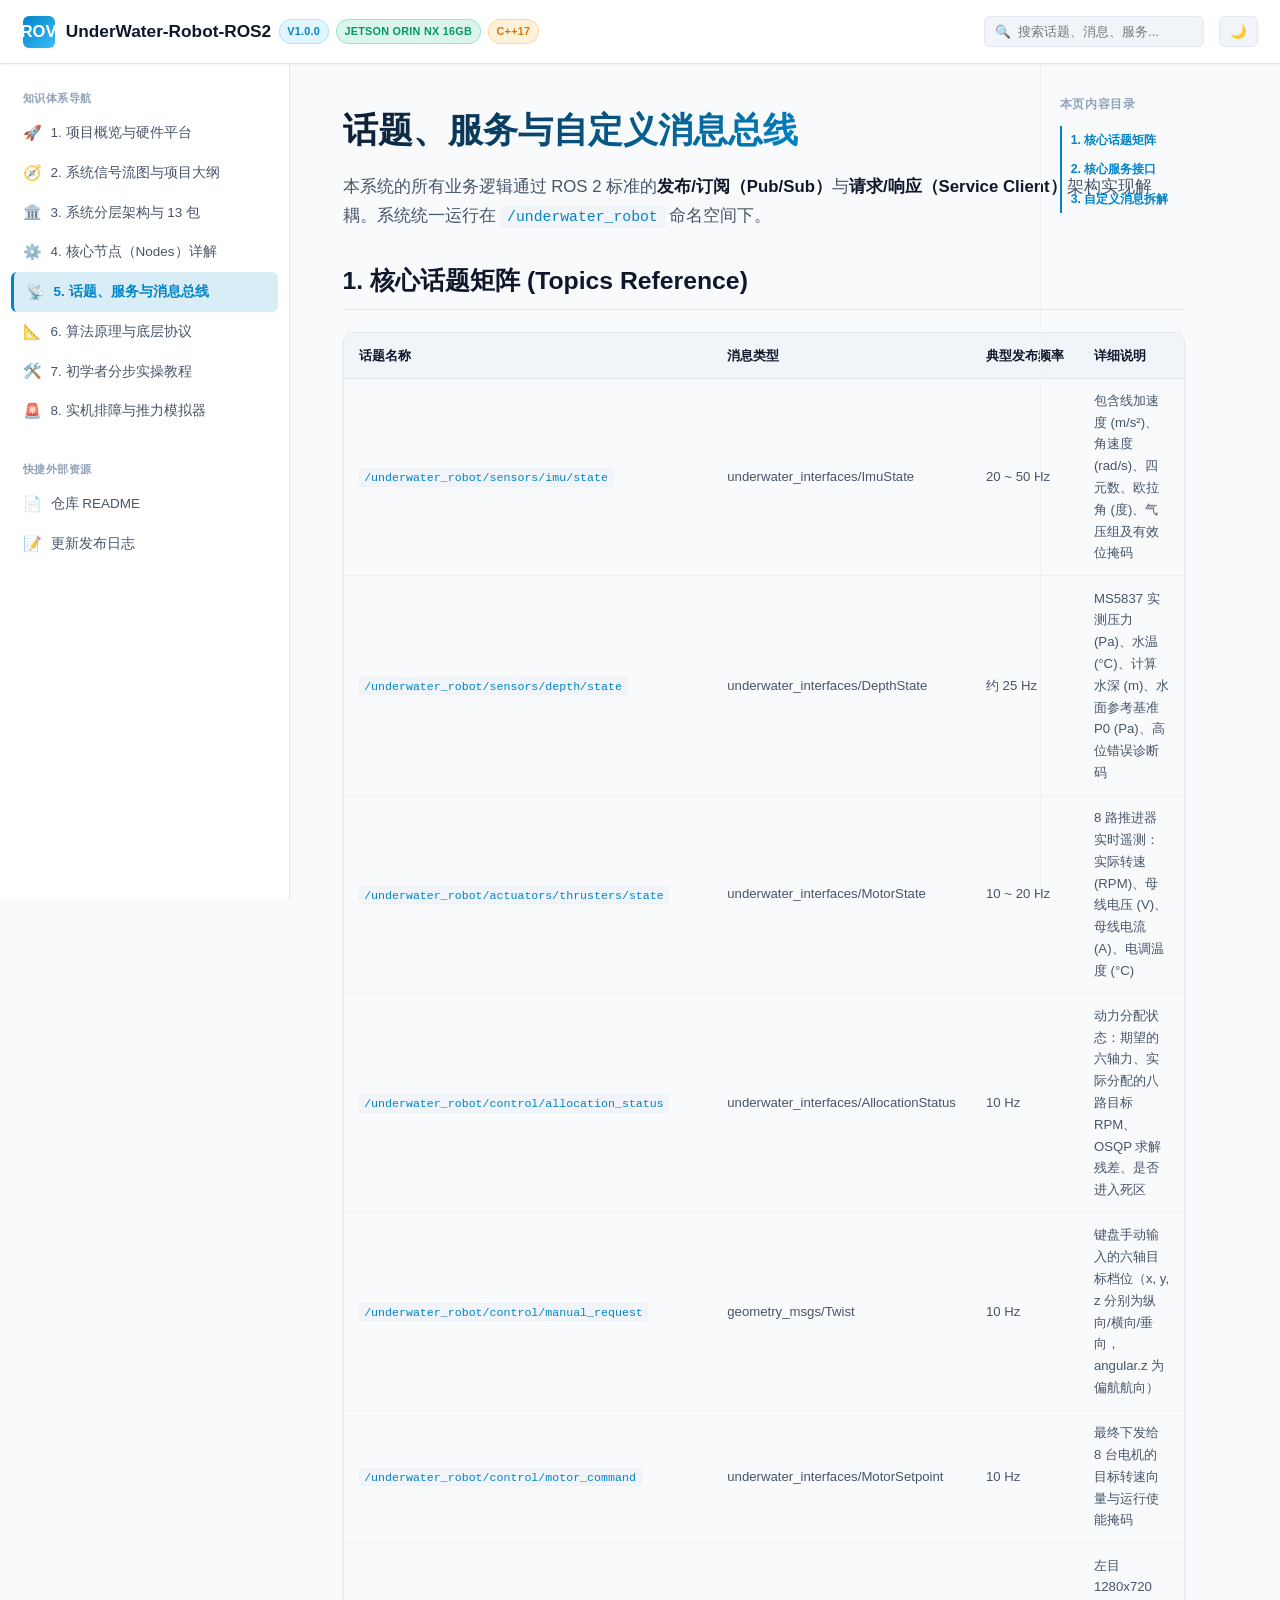
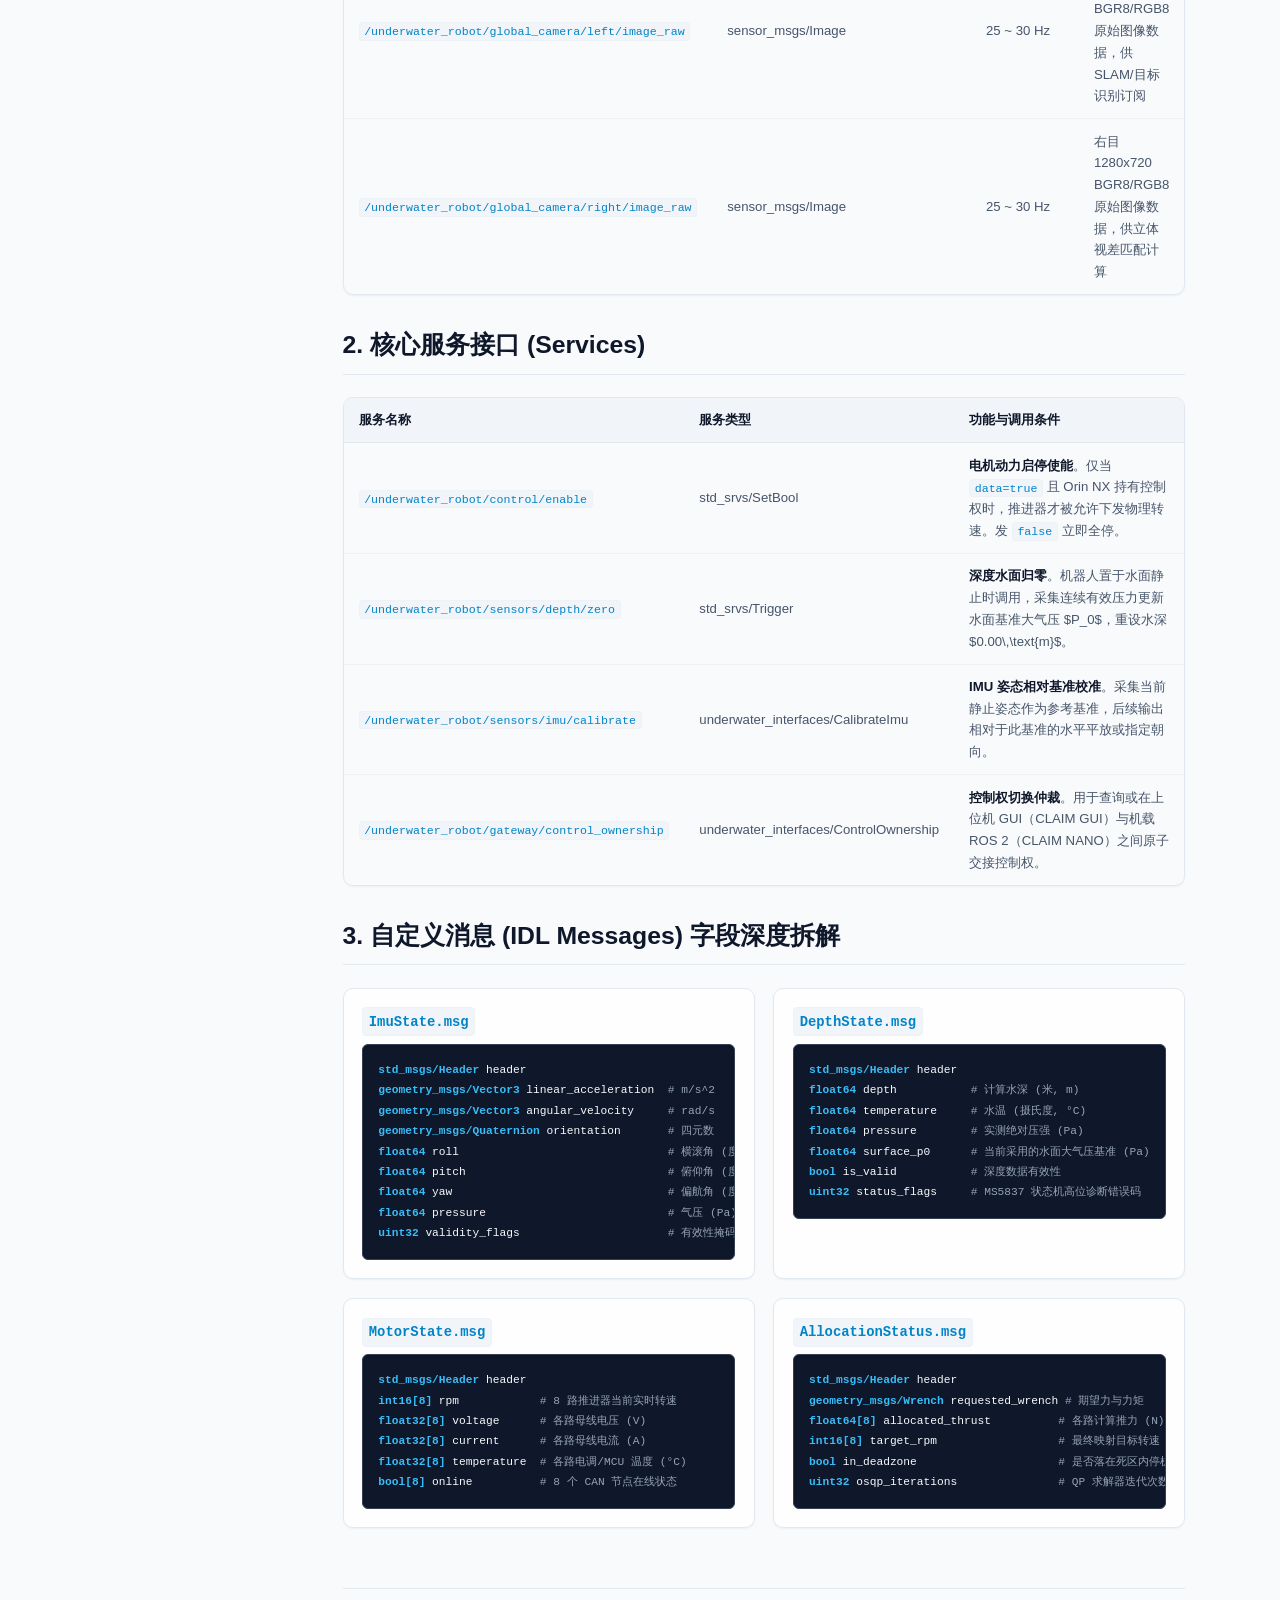
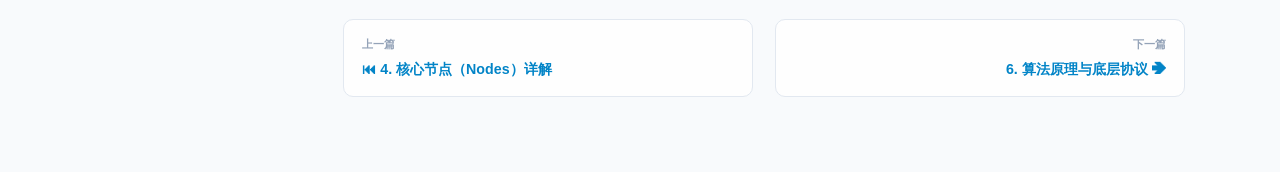
<file: docs/web/interfaces.html>
<!DOCTYPE html>
<html lang="zh-CN" data-theme="dark">
<head>
  <meta charset="UTF-8">
  <meta name="viewport" content="width=device-width, initial-scale=1.0">
  <title>UnderWater-Robot-ROS2 水下机器人开发全景指南 | 话题、服务与消息总线</title>
  <link rel="stylesheet" href="style.css">
</head>
<body>

  <!-- 顶部导航条 -->
  <header class="top-header">
    <div class="brand-section">
      <button class="menu-toggle" id="menuToggle" aria-label="切换菜单">☰</button>
      <div class="brand-logo">ROV</div>
      <div class="brand-title">
        <a href="index.html" style="color: inherit; text-decoration: none;">UnderWater-Robot-ROS2</a>
        <span class="badge badge-version">v1.0.0</span>
        <span class="badge badge-hardware">Jetson Orin NX 16GB</span>
        <span class="badge badge-cpp">C++17</span>
      </div>
    </div>
    
    <div class="header-actions">
      <div class="search-box">
        <span class="search-icon">🔍</span>
        <input type="text" id="searchInput" class="search-input" placeholder="搜索话题、消息、服务...">
      </div>
      <button class="theme-toggle" id="themeToggle" title="切换模式">☀️</button>
    </div>
  </header>

  <!-- 主体容器 -->
  <div class="app-container">
    
    <!-- 左侧侧边栏导航 (多页面跳转) -->
    <nav class="sidebar" id="sidebar">
      <div class="nav-group">
        <div class="nav-group-title">知识体系导航</div>
        <a href="index.html" class="nav-item"><span class="nav-item-icon">🚀</span> 1. 项目概览与硬件平台</a>
        <a href="signal-flow.html" class="nav-item"><span class="nav-item-icon">🧭</span> 2. 系统信号流图与项目大纲</a>
        <a href="architecture.html" class="nav-item"><span class="nav-item-icon">🏛️</span> 3. 系统分层架构与 13 包</a>
        <a href="nodes.html" class="nav-item"><span class="nav-item-icon">⚙️</span> 4. 核心节点（Nodes）详解</a>
        <a href="interfaces.html" class="nav-item active"><span class="nav-item-icon">📡</span> 5. 话题、服务与消息总线</a>
        <a href="algorithms.html" class="nav-item"><span class="nav-item-icon">📐</span> 6. 算法原理与底层协议</a>
        <a href="tutorials.html" class="nav-item"><span class="nav-item-icon">🛠️</span> 7. 初学者分步实操教程</a>
        <a href="troubleshooting.html" class="nav-item"><span class="nav-item-icon">🚨</span> 8. 实机排障与推力模拟器</a>
      </div>

      <div class="nav-group">
        <div class="nav-group-title">快捷外部资源</div>
        <a href="viewer.html?doc=README.md" class="nav-item"><span class="nav-item-icon">📄</span> 仓库 README</a>
        <a href="viewer.html?doc=CHANGELOG.md" class="nav-item"><span class="nav-item-icon">📝</span> 更新发布日志</a>
      </div>
    </nav>

    <!-- 中间主体内容区 -->
    <main class="main-content">
      
      <!-- 话题与服务总线 -->
      <section id="topics-services" class="doc-section">
        <h1 class="doc-title">话题、服务与自定义消息总线</h1>
        <p class="lead-p">
          本系统的所有业务逻辑通过 ROS 2 标准的<strong>发布/订阅（Pub/Sub）</strong>与<strong>请求/响应（Service Client）</strong>架构实现解耦。系统统一运行在 <code>/underwater_robot</code> 命名空间下。
        </p>

        <h2>1. 核心话题矩阵 (Topics Reference)</h2>
        <div class="table-container">
          <table>
            <thead>
              <tr>
                <th>话题名称</th>
                <th>消息类型</th>
                <th>典型发布频率</th>
                <th>详细说明</th>
              </tr>
            </thead>
            <tbody>
              <tr>
                <td><code>/underwater_robot/sensors/imu/state</code></td>
                <td>underwater_interfaces/ImuState</td>
                <td>20 ~ 50 Hz</td>
                <td>包含线加速度 (m/s²)、角速度 (rad/s)、四元数、欧拉角 (度)、气压组及有效位掩码</td>
              </tr>
              <tr>
                <td><code>/underwater_robot/sensors/depth/state</code></td>
                <td>underwater_interfaces/DepthState</td>
                <td>约 25 Hz</td>
                <td>MS5837 实测压力 (Pa)、水温 (°C)、计算水深 (m)、水面参考基准 P0 (Pa)、高位错误诊断码</td>
              </tr>
              <tr>
                <td><code>/underwater_robot/actuators/thrusters/state</code></td>
                <td>underwater_interfaces/MotorState</td>
                <td>10 ~ 20 Hz</td>
                <td>8 路推进器实时遥测：实际转速 (RPM)、母线电压 (V)、母线电流 (A)、电调温度 (°C)</td>
              </tr>
              <tr>
                <td><code>/underwater_robot/control/allocation_status</code></td>
                <td>underwater_interfaces/AllocationStatus</td>
                <td>10 Hz</td>
                <td>动力分配状态：期望的六轴力、实际分配的八路目标 RPM、OSQP 求解残差、是否进入死区</td>
              </tr>
              <tr>
                <td><code>/underwater_robot/control/manual_request</code></td>
                <td>geometry_msgs/Twist</td>
                <td>10 Hz</td>
                <td>键盘手动输入的六轴目标档位（x, y, z 分别为纵向/横向/垂向，angular.z 为偏航航向）</td>
              </tr>
              <tr>
                <td><code>/underwater_robot/control/motor_command</code></td>
                <td>underwater_interfaces/MotorSetpoint</td>
                <td>10 Hz</td>
                <td>最终下发给 8 台电机的目标转速向量与运行使能掩码</td>
              </tr>
              <tr>
                <td><code>/underwater_robot/global_camera/left/image_raw</code></td>
                <td>sensor_msgs/Image</td>
                <td>25 ~ 30 Hz</td>
                <td>左目 1280x720 BGR8/RGB8 原始图像数据，供 SLAM/目标识别订阅</td>
              </tr>
              <tr>
                <td><code>/underwater_robot/global_camera/right/image_raw</code></td>
                <td>sensor_msgs/Image</td>
                <td>25 ~ 30 Hz</td>
                <td>右目 1280x720 BGR8/RGB8 原始图像数据，供立体视差匹配计算</td>
              </tr>
            </tbody>
          </table>
        </div>

        <h2>2. 核心服务接口 (Services)</h2>
        <div class="table-container">
          <table>
            <thead>
              <tr>
                <th>服务名称</th>
                <th>服务类型</th>
                <th>功能与调用条件</th>
              </tr>
            </thead>
            <tbody>
              <tr>
                <td><code>/underwater_robot/control/enable</code></td>
                <td>std_srvs/SetBool</td>
                <td><strong>电机动力启停使能</strong>。仅当 <code>data=true</code> 且 Orin NX 持有控制权时，推进器才被允许下发物理转速。发 <code>false</code> 立即全停。</td>
              </tr>
              <tr>
                <td><code>/underwater_robot/sensors/depth/zero</code></td>
                <td>std_srvs/Trigger</td>
                <td><strong>深度水面归零</strong>。机器人置于水面静止时调用，采集连续有效压力更新水面基准大气压 $P_0$，重设水深 $0.00\,\text{m}$。</td>
              </tr>
              <tr>
                <td><code>/underwater_robot/sensors/imu/calibrate</code></td>
                <td>underwater_interfaces/CalibrateImu</td>
                <td><strong>IMU 姿态相对基准校准</strong>。采集当前静止姿态作为参考基准，后续输出相对于此基准的水平平放或指定朝向。</td>
              </tr>
              <tr>
                <td><code>/underwater_robot/gateway/control_ownership</code></td>
                <td>underwater_interfaces/ControlOwnership</td>
                <td><strong>控制权切换仲裁</strong>。用于查询或在上位机 GUI（CLAIM GUI）与机载 ROS 2（CLAIM NANO）之间原子交接控制权。</td>
              </tr>
            </tbody>
          </table>
        </div>

        <h2>3. 自定义消息 (IDL Messages) 字段深度拆解</h2>
        <div class="card-grid" style="grid-template-columns: repeat(auto-fit, minmax(360px, 1fr));">
          
          <div class="card">
            <div class="card-title"><code>ImuState.msg</code></div>
            <div class="card-desc">
              <pre><code><span class="code-type">std_msgs/Header</span> header
<span class="code-type">geometry_msgs/Vector3</span> linear_acceleration  <span class="code-comment"># m/s^2</span>
<span class="code-type">geometry_msgs/Vector3</span> angular_velocity     <span class="code-comment"># rad/s</span>
<span class="code-type">geometry_msgs/Quaternion</span> orientation       <span class="code-comment"># 四元数</span>
<span class="code-type">float64</span> roll                               <span class="code-comment"># 横滚角 (度)</span>
<span class="code-type">float64</span> pitch                              <span class="code-comment"># 俯仰角 (度)</span>
<span class="code-type">float64</span> yaw                                <span class="code-comment"># 偏航角 (度)</span>
<span class="code-type">float64</span> pressure                           <span class="code-comment"># 气压 (Pa)</span>
<span class="code-type">uint32</span> validity_flags                      <span class="code-comment"># 有效性掩码位</span></code></pre>
            </div>
          </div>

          <div class="card">
            <div class="card-title"><code>DepthState.msg</code></div>
            <div class="card-desc">
              <pre><code><span class="code-type">std_msgs/Header</span> header
<span class="code-type">float64</span> depth           <span class="code-comment"># 计算水深 (米, m)</span>
<span class="code-type">float64</span> temperature     <span class="code-comment"># 水温 (摄氏度, °C)</span>
<span class="code-type">float64</span> pressure        <span class="code-comment"># 实测绝对压强 (Pa)</span>
<span class="code-type">float64</span> surface_p0      <span class="code-comment"># 当前采用的水面大气压基准 (Pa)</span>
<span class="code-type">bool</span> is_valid           <span class="code-comment"># 深度数据有效性</span>
<span class="code-type">uint32</span> status_flags     <span class="code-comment"># MS5837 状态机高位诊断错误码</span></code></pre>
            </div>
          </div>

          <div class="card">
            <div class="card-title"><code>MotorState.msg</code></div>
            <div class="card-desc">
              <pre><code><span class="code-type">std_msgs/Header</span> header
<span class="code-type">int16[8]</span> rpm            <span class="code-comment"># 8 路推进器当前实时转速</span>
<span class="code-type">float32[8]</span> voltage      <span class="code-comment"># 各路母线电压 (V)</span>
<span class="code-type">float32[8]</span> current      <span class="code-comment"># 各路母线电流 (A)</span>
<span class="code-type">float32[8]</span> temperature  <span class="code-comment"># 各路电调/MCU 温度 (°C)</span>
<span class="code-type">bool[8]</span> online          <span class="code-comment"># 8 个 CAN 节点在线状态</span></code></pre>
            </div>
          </div>

          <div class="card">
            <div class="card-title"><code>AllocationStatus.msg</code></div>
            <div class="card-desc">
              <pre><code><span class="code-type">std_msgs/Header</span> header
<span class="code-type">geometry_msgs/Wrench</span> requested_wrench <span class="code-comment"># 期望力与力矩</span>
<span class="code-type">float64[8]</span> allocated_thrust          <span class="code-comment"># 各路计算推力 (N)</span>
<span class="code-type">int16[8]</span> target_rpm                  <span class="code-comment"># 最终映射目标转速</span>
<span class="code-type">bool</span> in_deadzone                     <span class="code-comment"># 是否落在死区内停机</span>
<span class="code-type">uint32</span> osqp_iterations               <span class="code-comment"># QP 求解器迭代次数</span></code></pre>
            </div>
          </div>

        </div>
      </section>

      <!-- 页面翻页器 -->
            <div class="page-nav">
        <a href="nodes.html" class="page-nav-card prev">
          <span class="page-nav-label">上一篇</span>
          <span class="page-nav-title">⏮ 4. 核心节点（Nodes）详解</span>
        </a>
        <a href="algorithms.html" class="page-nav-card next">
          <span class="page-nav-label">下一篇</span>
          <span class="page-nav-title">6. 算法原理与底层协议 ➔</span>
        </a>
      </div>

    <!-- 右侧页面目录（TOC） -->
    <aside class="toc-panel">
      <div class="toc-title">本页内容目录</div>
      <a href="#topics-services" class="toc-link active">1. 核心话题矩阵</a>
      <a href="#topics-services" class="toc-link">2. 核心服务接口</a>
      <a href="#topics-services" class="toc-link">3. 自定义消息拆解</a>
    </aside>

  </div>

  <script src="app.js"></script>
</body>
</html>
</file>
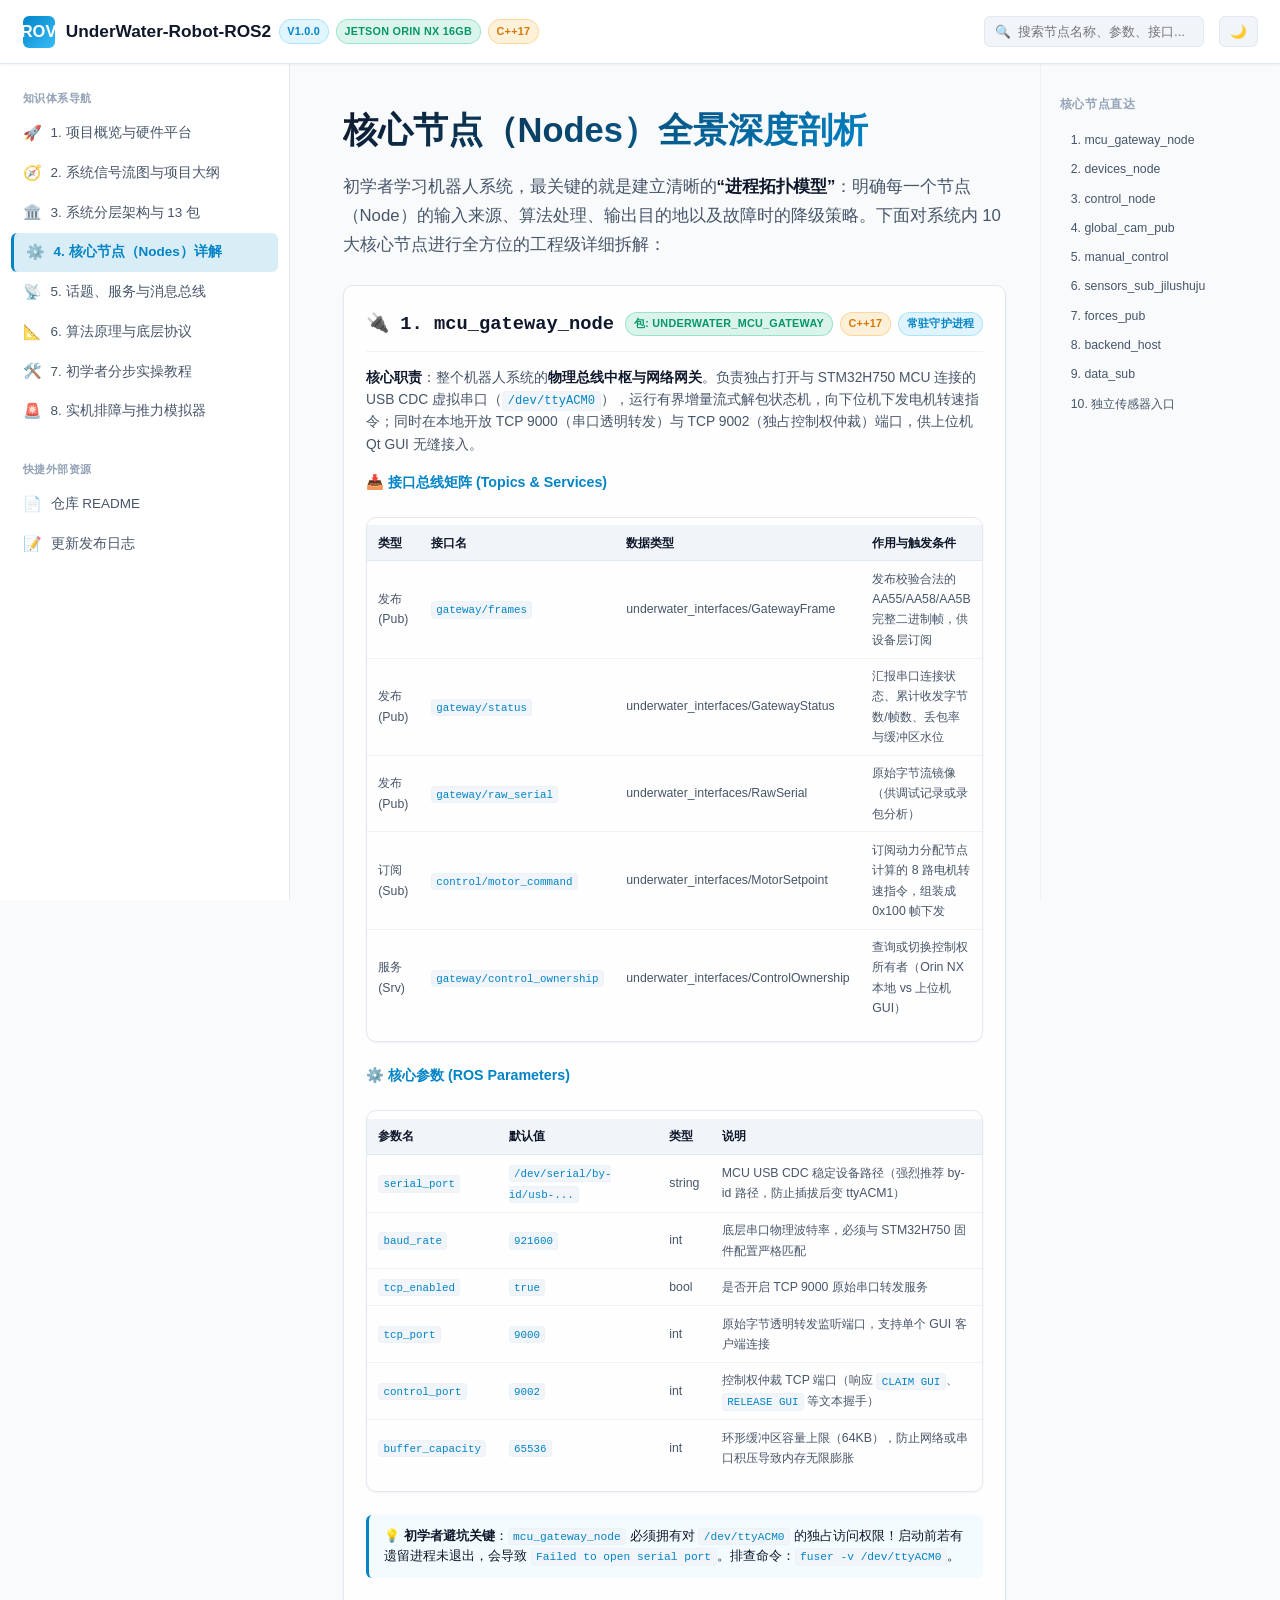
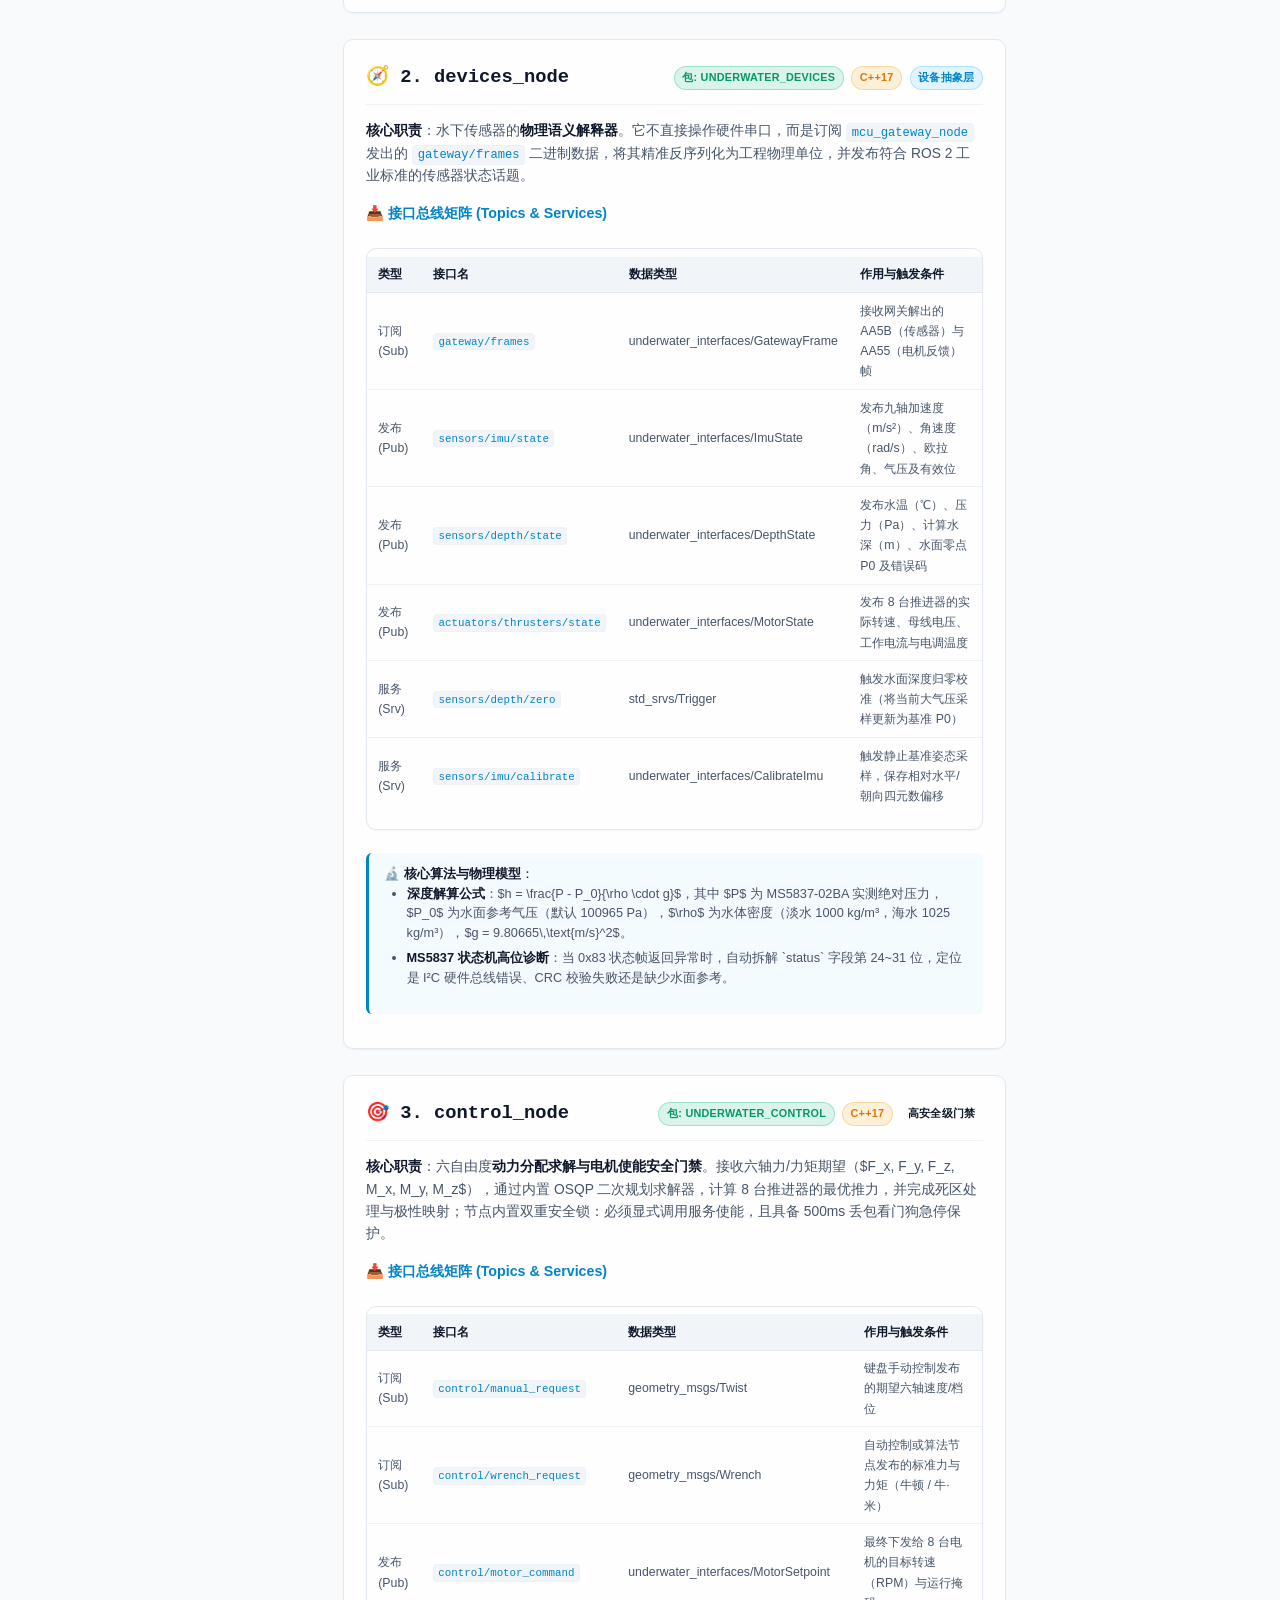
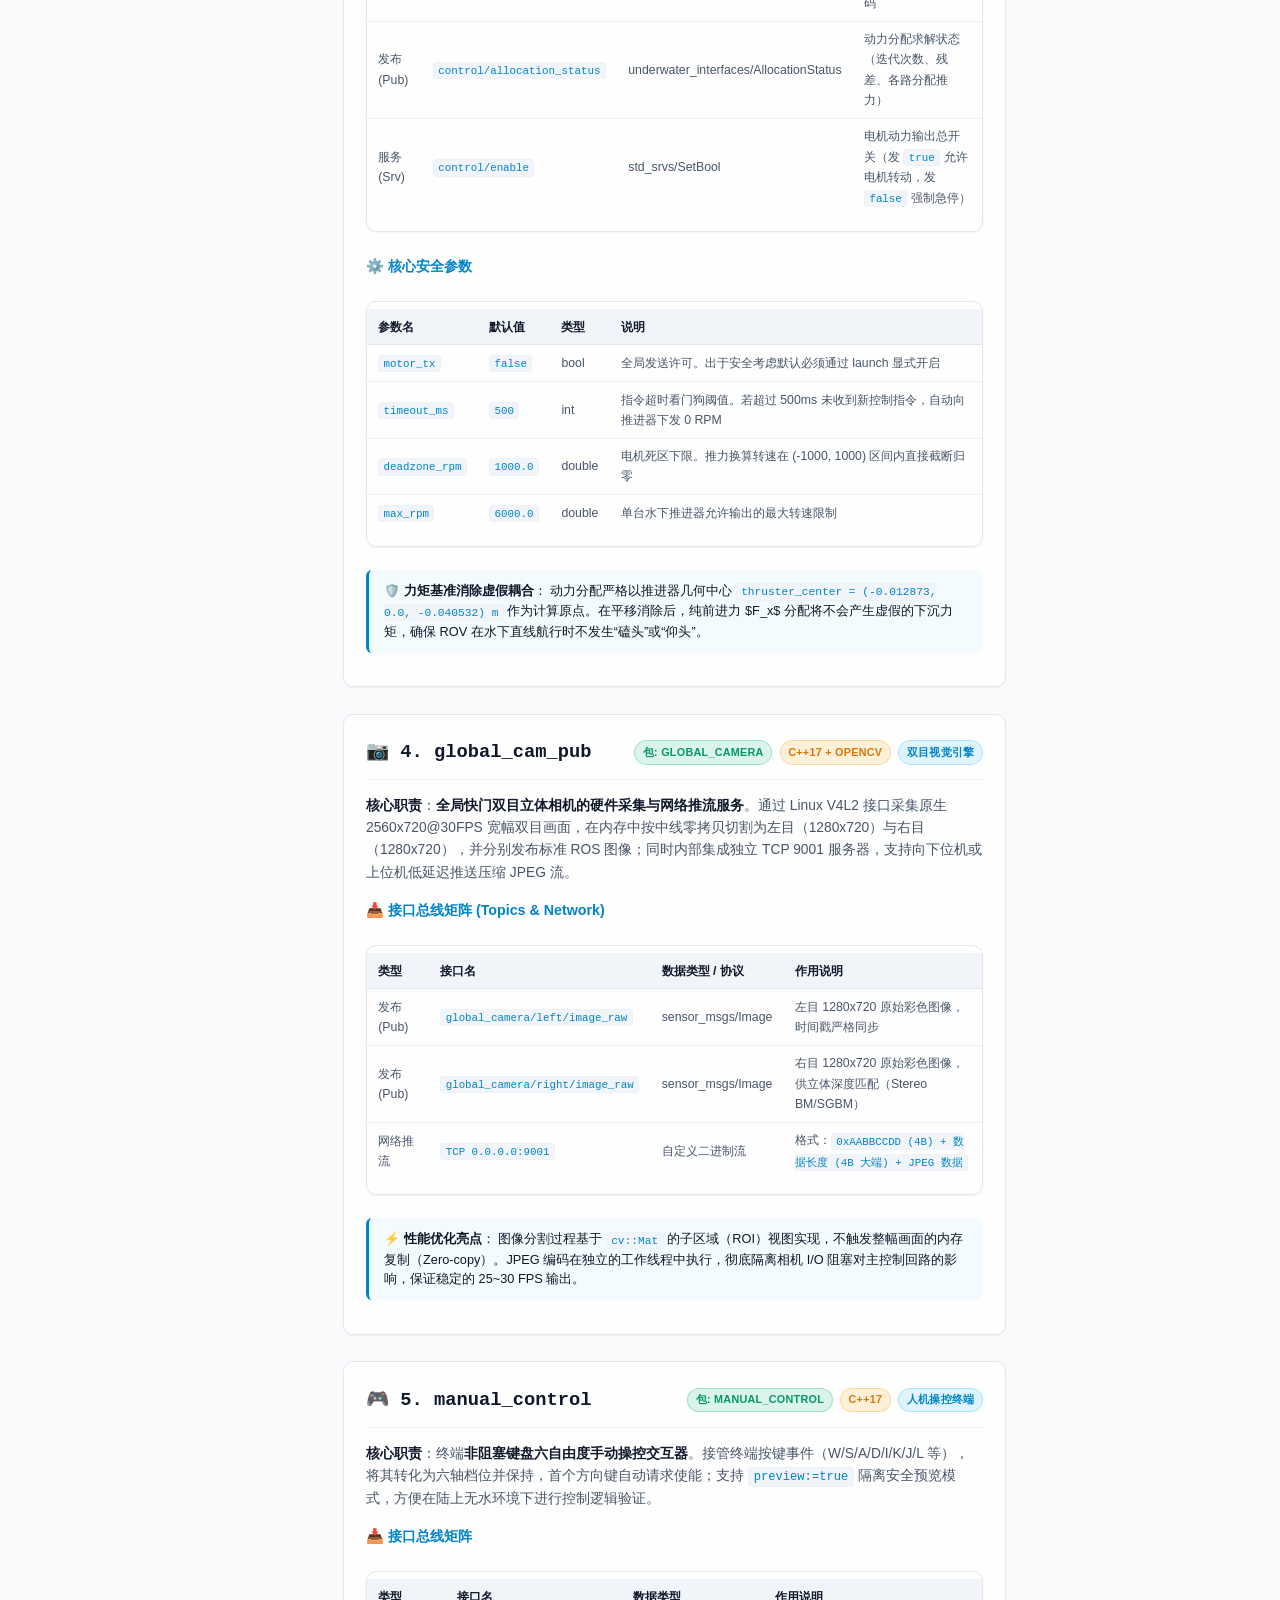
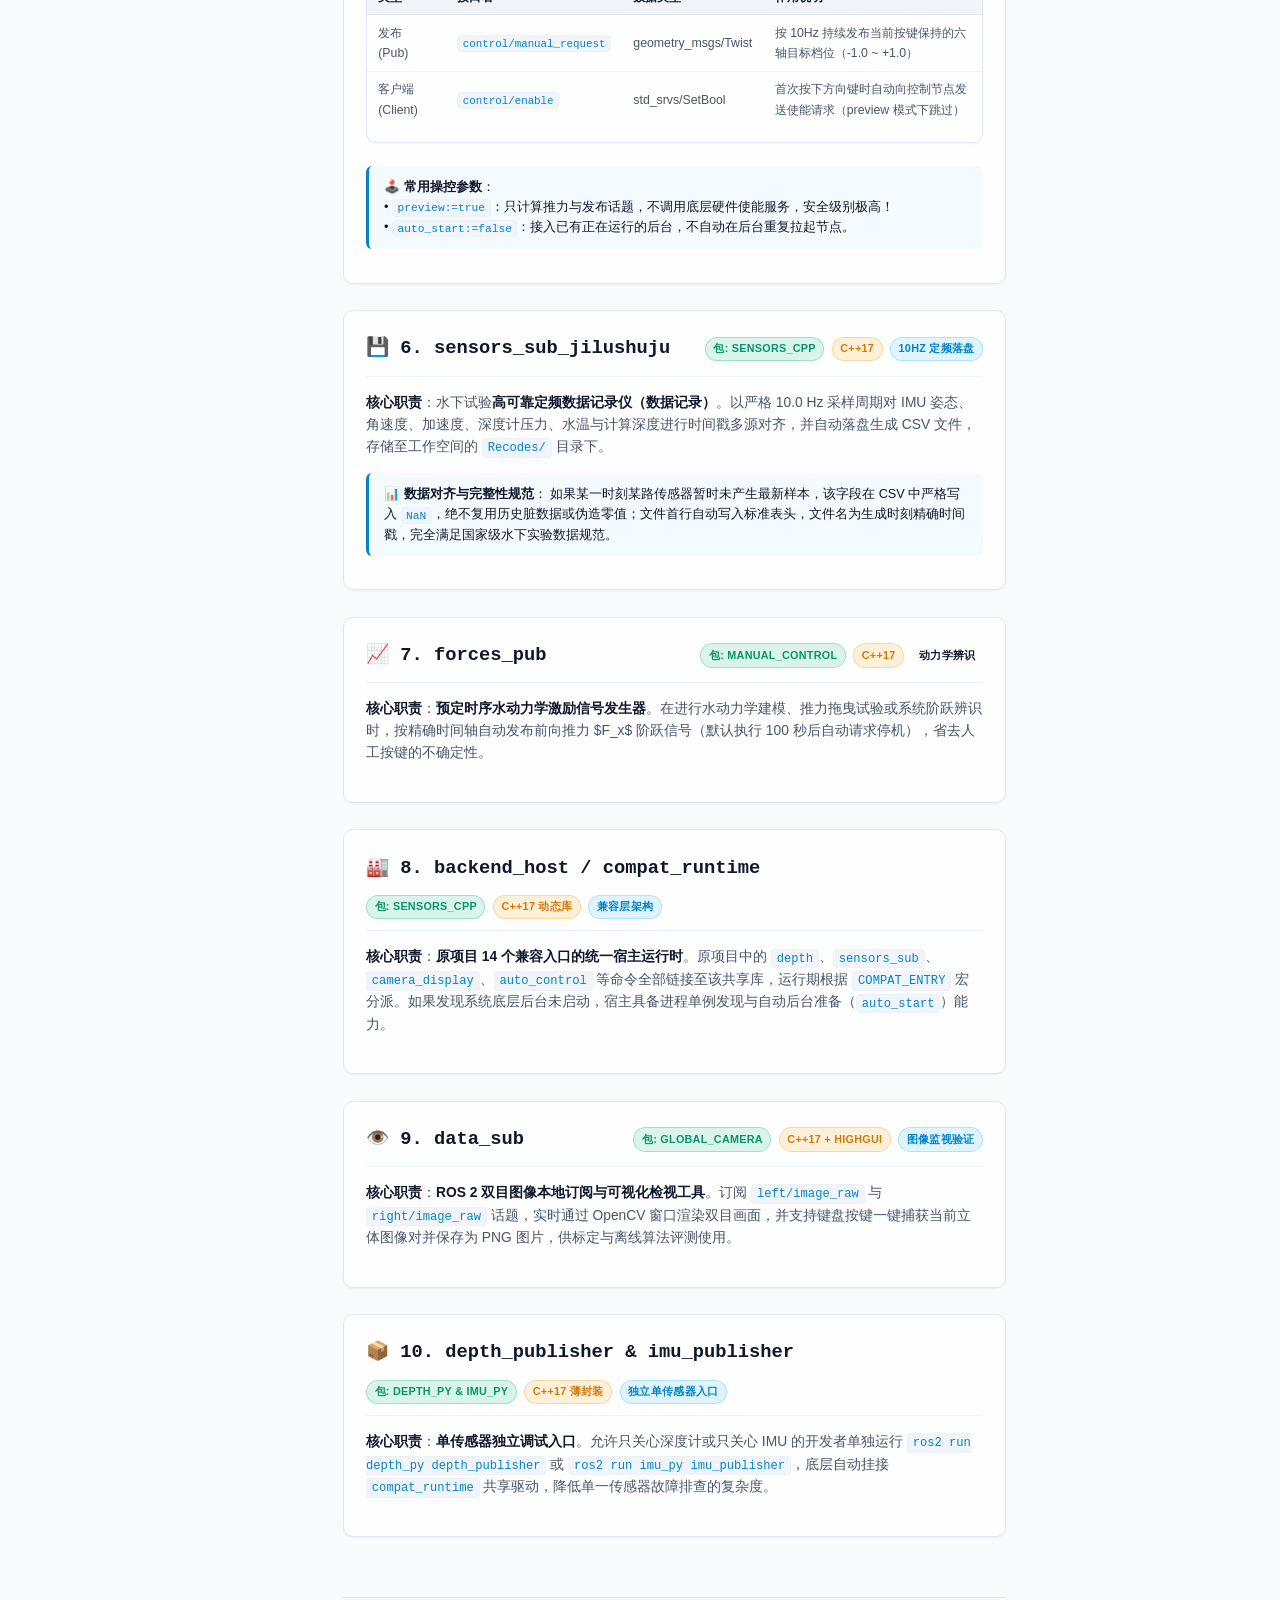
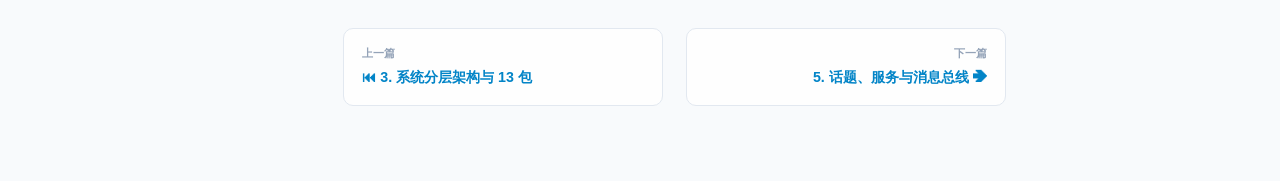
<file: docs/web/nodes.html>
<!DOCTYPE html>
<html lang="zh-CN" data-theme="dark">
<head>
  <meta charset="UTF-8">
  <meta name="viewport" content="width=device-width, initial-scale=1.0">
  <title>UnderWater-Robot-ROS2 水下机器人开发全景指南 | 核心节点详解</title>
  <link rel="stylesheet" href="style.css">
</head>
<body>

  <!-- 顶部导航条 -->
  <header class="top-header">
    <div class="brand-section">
      <button class="menu-toggle" id="menuToggle" aria-label="切换菜单">☰</button>
      <div class="brand-logo">ROV</div>
      <div class="brand-title">
        <a href="index.html" style="color: inherit; text-decoration: none;">UnderWater-Robot-ROS2</a>
        <span class="badge badge-version">v1.0.0</span>
        <span class="badge badge-hardware">Jetson Orin NX 16GB</span>
        <span class="badge badge-cpp">C++17</span>
      </div>
    </div>
    
    <div class="header-actions">
      <div class="search-box">
        <span class="search-icon">🔍</span>
        <input type="text" id="searchInput" class="search-input" placeholder="搜索节点名称、参数、接口...">
      </div>
      <button class="theme-toggle" id="themeToggle" title="切换模式">☀️</button>
    </div>
  </header>

  <!-- 主体容器 -->
  <div class="app-container">
    
    <!-- 左侧侧边栏导航 (多页面跳转) -->
    <nav class="sidebar" id="sidebar">
      <div class="nav-group">
        <div class="nav-group-title">知识体系导航</div>
        <a href="index.html" class="nav-item"><span class="nav-item-icon">🚀</span> 1. 项目概览与硬件平台</a>
        <a href="signal-flow.html" class="nav-item"><span class="nav-item-icon">🧭</span> 2. 系统信号流图与项目大纲</a>
        <a href="architecture.html" class="nav-item"><span class="nav-item-icon">🏛️</span> 3. 系统分层架构与 13 包</a>
        <a href="nodes.html" class="nav-item active"><span class="nav-item-icon">⚙️</span> 4. 核心节点（Nodes）详解</a>
        <a href="interfaces.html" class="nav-item"><span class="nav-item-icon">📡</span> 5. 话题、服务与消息总线</a>
        <a href="algorithms.html" class="nav-item"><span class="nav-item-icon">📐</span> 6. 算法原理与底层协议</a>
        <a href="tutorials.html" class="nav-item"><span class="nav-item-icon">🛠️</span> 7. 初学者分步实操教程</a>
        <a href="troubleshooting.html" class="nav-item"><span class="nav-item-icon">🚨</span> 8. 实机排障与推力模拟器</a>
      </div>

      <div class="nav-group">
        <div class="nav-group-title">快捷外部资源</div>
        <a href="viewer.html?doc=README.md" class="nav-item"><span class="nav-item-icon">📄</span> 仓库 README</a>
        <a href="viewer.html?doc=CHANGELOG.md" class="nav-item"><span class="nav-item-icon">📝</span> 更新发布日志</a>
      </div>
    </nav>

    <!-- 中间主体内容区 -->
    <main class="main-content">
      
      <!-- 4. 核心节点详解 -->
      <section id="nodes" class="doc-section">
        <h1 class="doc-title">核心节点（Nodes）全景深度剖析</h1>
        <p class="lead-p">
          初学者学习机器人系统，最关键的就是建立清晰的<strong>“进程拓扑模型”</strong>：明确每一个节点（Node）的输入来源、算法处理、输出目的地以及故障时的降级策略。下面对系统内 10 大核心节点进行全方位的工程级详细拆解：
        </p>

        <!-- 节点 1: mcu_gateway_node -->
        <div class="node-detail-card" id="node-gateway">
          <div class="node-header-bar">
            <div class="node-main-title">
              <span>🔌 1. mcu_gateway_node</span>
            </div>
            <div class="node-tags-group">
              <span class="badge badge-hardware">包: underwater_mcu_gateway</span>
              <span class="badge badge-cpp">C++17</span>
              <span class="badge badge-version">常驻守护进程</span>
            </div>
          </div>
          <p class="node-summary-p">
            <strong>核心职责</strong>：整个机器人系统的<strong>物理总线中枢与网络网关</strong>。负责独占打开与 STM32H750 MCU 连接的 USB CDC 虚拟串口（<code>/dev/ttyACM0</code>），运行有界增量流式解包状态机，向下位机下发电机转速指令；同时在本地开放 TCP 9000（串口透明转发）与 TCP 9002（独占控制权仲裁）端口，供上位机 Qt GUI 无缝接入。
          </p>
          
          <div class="node-sub-heading">📥 接口总线矩阵 (Topics & Services)</div>
          <div class="table-container">
            <table class="param-table">
              <thead><tr><th>类型</th><th>接口名</th><th>数据类型</th><th>作用与触发条件</th></tr></thead>
              <tbody>
                <tr><td>发布 (Pub)</td><td><code>gateway/frames</code></td><td>underwater_interfaces/GatewayFrame</td><td>发布校验合法的 AA55/AA58/AA5B 完整二进制帧，供设备层订阅</td></tr>
                <tr><td>发布 (Pub)</td><td><code>gateway/status</code></td><td>underwater_interfaces/GatewayStatus</td><td>汇报串口连接状态、累计收发字节数/帧数、丢包率与缓冲区水位</td></tr>
                <tr><td>发布 (Pub)</td><td><code>gateway/raw_serial</code></td><td>underwater_interfaces/RawSerial</td><td>原始字节流镜像（供调试记录或录包分析）</td></tr>
                <tr><td>订阅 (Sub)</td><td><code>control/motor_command</code></td><td>underwater_interfaces/MotorSetpoint</td><td>订阅动力分配节点计算的 8 路电机转速指令，组装成 0x100 帧下发</td></tr>
                <tr><td>服务 (Srv)</td><td><code>gateway/control_ownership</code></td><td>underwater_interfaces/ControlOwnership</td><td>查询或切换控制权所有者（Orin NX 本地 vs 上位机 GUI）</td></tr>
              </tbody>
            </table>
          </div>

          <div class="node-sub-heading">⚙️ 核心参数 (ROS Parameters)</div>
          <div class="table-container">
            <table class="param-table">
              <thead><tr><th>参数名</th><th>默认值</th><th>类型</th><th>说明</th></tr></thead>
              <tbody>
                <tr><td><code>serial_port</code></td><td><code>/dev/serial/by-id/usb-...</code></td><td>string</td><td>MCU USB CDC 稳定设备路径（强烈推荐 by-id 路径，防止插拔后变 ttyACM1）</td></tr>
                <tr><td><code>baud_rate</code></td><td><code>921600</code></td><td>int</td><td>底层串口物理波特率，必须与 STM32H750 固件配置严格匹配</td></tr>
                <tr><td><code>tcp_enabled</code></td><td><code>true</code></td><td>bool</td><td>是否开启 TCP 9000 原始串口转发服务</td></tr>
                <tr><td><code>tcp_port</code></td><td><code>9000</code></td><td>int</td><td>原始字节透明转发监听端口，支持单个 GUI 客户端连接</td></tr>
                <tr><td><code>control_port</code></td><td><code>9002</code></td><td>int</td><td>控制权仲裁 TCP 端口（响应 <code>CLAIM GUI</code>、<code>RELEASE GUI</code> 等文本握手）</td></tr>
                <tr><td><code>buffer_capacity</code></td><td><code>65536</code></td><td>int</td><td>环形缓冲区容量上限（64KB），防止网络或串口积压导致内存无限膨胀</td></tr>
              </tbody>
            </table>
          </div>

          <div class="highlight-box">
            💡 <strong>初学者避坑关键</strong>：<code>mcu_gateway_node</code> 必须拥有对 <code>/dev/ttyACM0</code> 的独占访问权限！启动前若有遗留进程未退出，会导致 <code>Failed to open serial port</code>。排查命令：<code>fuser -v /dev/ttyACM0</code>。
          </div>
        </div>

        <!-- 节点 2: devices_node -->
        <div class="node-detail-card" id="node-devices">
          <div class="node-header-bar">
            <div class="node-main-title">
              <span>🧭 2. devices_node</span>
            </div>
            <div class="node-tags-group">
              <span class="badge badge-hardware">包: underwater_devices</span>
              <span class="badge badge-cpp">C++17</span>
              <span class="badge badge-version">设备抽象层</span>
            </div>
          </div>
          <p class="node-summary-p">
            <strong>核心职责</strong>：水下传感器的<strong>物理语义解释器</strong>。它不直接操作硬件串口，而是订阅 <code>mcu_gateway_node</code> 发出的 <code>gateway/frames</code> 二进制数据，将其精准反序列化为工程物理单位，并发布符合 ROS 2 工业标准的传感器状态话题。
          </p>

          <div class="node-sub-heading">📥 接口总线矩阵 (Topics & Services)</div>
          <div class="table-container">
            <table class="param-table">
              <thead><tr><th>类型</th><th>接口名</th><th>数据类型</th><th>作用与触发条件</th></tr></thead>
              <tbody>
                <tr><td>订阅 (Sub)</td><td><code>gateway/frames</code></td><td>underwater_interfaces/GatewayFrame</td><td>接收网关解出的 AA5B（传感器）与 AA55（电机反馈）帧</td></tr>
                <tr><td>发布 (Pub)</td><td><code>sensors/imu/state</code></td><td>underwater_interfaces/ImuState</td><td>发布九轴加速度（m/s²）、角速度（rad/s）、欧拉角、气压及有效位</td></tr>
                <tr><td>发布 (Pub)</td><td><code>sensors/depth/state</code></td><td>underwater_interfaces/DepthState</td><td>发布水温（℃）、压力（Pa）、计算水深（m）、水面零点 P0 及错误码</td></tr>
                <tr><td>发布 (Pub)</td><td><code>actuators/thrusters/state</code></td><td>underwater_interfaces/MotorState</td><td>发布 8 台推进器的实际转速、母线电压、工作电流与电调温度</td></tr>
                <tr><td>服务 (Srv)</td><td><code>sensors/depth/zero</code></td><td>std_srvs/Trigger</td><td>触发水面深度归零校准（将当前大气压采样更新为基准 P0）</td></tr>
                <tr><td>服务 (Srv)</td><td><code>sensors/imu/calibrate</code></td><td>underwater_interfaces/CalibrateImu</td><td>触发静止基准姿态采样，保存相对水平/朝向四元数偏移</td></tr>
              </tbody>
            </table>
          </div>

          <div class="highlight-box">
            🔬 <strong>核心算法与物理模型</strong>：
            <ul>
              <li><strong>深度解算公式</strong>：$h = \frac{P - P_0}{\rho \cdot g}$，其中 $P$ 为 MS5837-02BA 实测绝对压力，$P_0$ 为水面参考气压（默认 100965 Pa），$\rho$ 为水体密度（淡水 1000 kg/m³，海水 1025 kg/m³），$g = 9.80665\,\text{m/s}^2$。</li>
              <li><strong>MS5837 状态机高位诊断</strong>：当 0x83 状态帧返回异常时，自动拆解 `status` 字段第 24~31 位，定位是 I²C 硬件总线错误、CRC 校验失败还是缺少水面参考。</li>
            </ul>
          </div>
        </div>

        <!-- 节点 3: control_node -->
        <div class="node-detail-card" id="node-control">
          <div class="node-header-bar">
            <div class="node-main-title">
              <span>🎯 3. control_node</span>
            </div>
            <div class="node-tags-group">
              <span class="badge badge-hardware">包: underwater_control</span>
              <span class="badge badge-cpp">C++17</span>
              <span class="badge badge-warning">高安全级门禁</span>
            </div>
          </div>
          <p class="node-summary-p">
            <strong>核心职责</strong>：六自由度<strong>动力分配求解与电机使能安全门禁</strong>。接收六轴力/力矩期望（$F_x, F_y, F_z, M_x, M_y, M_z$），通过内置 OSQP 二次规划求解器，计算 8 台推进器的最优推力，并完成死区处理与极性映射；节点内置双重安全锁：必须显式调用服务使能，且具备 500ms 丢包看门狗急停保护。
          </p>

          <div class="node-sub-heading">📥 接口总线矩阵 (Topics & Services)</div>
          <div class="table-container">
            <table class="param-table">
              <thead><tr><th>类型</th><th>接口名</th><th>数据类型</th><th>作用与触发条件</th></tr></thead>
              <tbody>
                <tr><td>订阅 (Sub)</td><td><code>control/manual_request</code></td><td>geometry_msgs/Twist</td><td>键盘手动控制发布的期望六轴速度/档位</td></tr>
                <tr><td>订阅 (Sub)</td><td><code>control/wrench_request</code></td><td>geometry_msgs/Wrench</td><td>自动控制或算法节点发布的标准力与力矩（牛顿 / 牛·米）</td></tr>
                <tr><td>发布 (Pub)</td><td><code>control/motor_command</code></td><td>underwater_interfaces/MotorSetpoint</td><td>最终下发给 8 台电机的目标转速（RPM）与运行掩码</td></tr>
                <tr><td>发布 (Pub)</td><td><code>control/allocation_status</code></td><td>underwater_interfaces/AllocationStatus</td><td>动力分配求解状态（迭代次数、残差、各路分配推力）</td></tr>
                <tr><td>服务 (Srv)</td><td><code>control/enable</code></td><td>std_srvs/SetBool</td><td>电机动力输出总开关（发 <code>true</code> 允许电机转动，发 <code>false</code> 强制急停）</td></tr>
              </tbody>
            </table>
          </div>

          <div class="node-sub-heading">⚙️ 核心安全参数</div>
          <div class="table-container">
            <table class="param-table">
              <thead><tr><th>参数名</th><th>默认值</th><th>类型</th><th>说明</th></tr></thead>
              <tbody>
                <tr><td><code>motor_tx</code></td><td><code>false</code></td><td>bool</td><td>全局发送许可。出于安全考虑默认必须通过 launch 显式开启</td></tr>
                <tr><td><code>timeout_ms</code></td><td><code>500</code></td><td>int</td><td>指令超时看门狗阈值。若超过 500ms 未收到新控制指令，自动向推进器下发 0 RPM</td></tr>
                <tr><td><code>deadzone_rpm</code></td><td><code>1000.0</code></td><td>double</td><td>电机死区下限。推力换算转速在 (-1000, 1000) 区间内直接截断归零</td></tr>
                <tr><td><code>max_rpm</code></td><td><code>6000.0</code></td><td>double</td><td>单台水下推进器允许输出的最大转速限制</td></tr>
              </tbody>
            </table>
          </div>

          <div class="highlight-box">
            🛡️ <strong>力矩基准消除虚假耦合</strong>：
            动力分配严格以推进器几何中心 <code>thruster_center = (-0.012873, 0.0, -0.040532) m</code> 作为计算原点。在平移消除后，纯前进力 $F_x$ 分配将不会产生虚假的下沉力矩，确保 ROV 在水下直线航行时不发生“磕头”或“仰头”。
          </div>
        </div>

        <!-- 节点 4: global_cam_pub -->
        <div class="node-detail-card" id="node-camera">
          <div class="node-header-bar">
            <div class="node-main-title">
              <span>📷 4. global_cam_pub</span>
            </div>
            <div class="node-tags-group">
              <span class="badge badge-hardware">包: global_camera</span>
              <span class="badge badge-cpp">C++17 + OpenCV</span>
              <span class="badge badge-version">双目视觉引擎</span>
            </div>
          </div>
          <p class="node-summary-p">
            <strong>核心职责</strong>：<strong>全局快门双目立体相机的硬件采集与网络推流服务</strong>。通过 Linux V4L2 接口采集原生 2560x720@30FPS 宽幅双目画面，在内存中按中线零拷贝切割为左目（1280x720）与右目（1280x720），并分别发布标准 ROS 图像；同时内部集成独立 TCP 9001 服务器，支持向下位机或上位机低延迟推送压缩 JPEG 流。
          </p>

          <div class="node-sub-heading">📥 接口总线矩阵 (Topics & Network)</div>
          <div class="table-container">
            <table class="param-table">
              <thead><tr><th>类型</th><th>接口名</th><th>数据类型 / 协议</th><th>作用说明</th></tr></thead>
              <tbody>
                <tr><td>发布 (Pub)</td><td><code>global_camera/left/image_raw</code></td><td>sensor_msgs/Image</td><td>左目 1280x720 原始彩色图像，时间戳严格同步</td></tr>
                <tr><td>发布 (Pub)</td><td><code>global_camera/right/image_raw</code></td><td>sensor_msgs/Image</td><td>右目 1280x720 原始彩色图像，供立体深度匹配（Stereo BM/SGBM）</td></tr>
                <tr><td>网络推流</td><td><code>TCP 0.0.0.0:9001</code></td><td>自定义二进制流</td><td>格式：<code>0xAABBCCDD (4B) + 数据长度 (4B 大端) + JPEG 数据</code></td></tr>
              </tbody>
            </table>
          </div>

          <div class="highlight-box">
            ⚡ <strong>性能优化亮点</strong>：
            图像分割过程基于 <code>cv::Mat</code> 的子区域（ROI）视图实现，不触发整幅画面的内存复制（Zero-copy）。JPEG 编码在独立的工作线程中执行，彻底隔离相机 I/O 阻塞对主控制回路的影响，保证稳定的 25~30 FPS 输出。
          </div>
        </div>

        <!-- 节点 5: manual_control -->
        <div class="node-detail-card" id="node-manual">
          <div class="node-header-bar">
            <div class="node-main-title">
              <span>🎮 5. manual_control</span>
            </div>
            <div class="node-tags-group">
              <span class="badge badge-hardware">包: manual_control</span>
              <span class="badge badge-cpp">C++17</span>
              <span class="badge badge-version">人机操控终端</span>
            </div>
          </div>
          <p class="node-summary-p">
            <strong>核心职责</strong>：终端<strong>非阻塞键盘六自由度手动操控交互器</strong>。接管终端按键事件（W/S/A/D/I/K/J/L 等），将其转化为六轴档位并保持，首个方向键自动请求使能；支持 <code>preview:=true</code> 隔离安全预览模式，方便在陆上无水环境下进行控制逻辑验证。
          </p>

          <div class="node-sub-heading">📥 接口总线矩阵</div>
          <div class="table-container">
            <table class="param-table">
              <thead><tr><th>类型</th><th>接口名</th><th>数据类型</th><th>作用说明</th></tr></thead>
              <tbody>
                <tr><td>发布 (Pub)</td><td><code>control/manual_request</code></td><td>geometry_msgs/Twist</td><td>按 10Hz 持续发布当前按键保持的六轴目标档位（-1.0 ~ +1.0）</td></tr>
                <tr><td>客户端 (Client)</td><td><code>control/enable</code></td><td>std_srvs/SetBool</td><td>首次按下方向键时自动向控制节点发送使能请求（preview 模式下跳过）</td></tr>
              </tbody>
            </table>
          </div>

          <div class="highlight-box">
            🕹️ <strong>常用操控参数</strong>：
            <br>• <code>preview:=true</code>：只计算推力与发布话题，不调用底层硬件使能服务，安全级别极高！
            <br>• <code>auto_start:=false</code>：接入已有正在运行的后台，不自动在后台重复拉起节点。
          </div>
        </div>

        <!-- 节点 6: sensors_sub_jilushuju -->
        <div class="node-detail-card" id="node-record">
          <div class="node-header-bar">
            <div class="node-main-title">
              <span>💾 6. sensors_sub_jilushuju</span>
            </div>
            <div class="node-tags-group">
              <span class="badge badge-hardware">包: sensors_cpp</span>
              <span class="badge badge-cpp">C++17</span>
              <span class="badge badge-version">10Hz 定频落盘</span>
            </div>
          </div>
          <p class="node-summary-p">
            <strong>核心职责</strong>：水下试验<strong>高可靠定频数据记录仪（数据记录）</strong>。以严格 10.0 Hz 采样周期对 IMU 姿态、角速度、加速度、深度计压力、水温与计算深度进行时间戳多源对齐，并自动落盘生成 CSV 文件，存储至工作空间的 <code>Recodes/</code> 目录下。
          </p>
          <div class="highlight-box">
            📊 <strong>数据对齐与完整性规范</strong>：
            如果某一时刻某路传感器暂时未产生最新样本，该字段在 CSV 中严格写入 <code>NaN</code>，绝不复用历史脏数据或伪造零值；文件首行自动写入标准表头，文件名为生成时刻精确时间戳，完全满足国家级水下实验数据规范。
          </div>
        </div>

        <!-- 节点 7: forces_pub -->
        <div class="node-detail-card" id="node-forces">
          <div class="node-header-bar">
            <div class="node-main-title">
              <span>📈 7. forces_pub</span>
            </div>
            <div class="node-tags-group">
              <span class="badge badge-hardware">包: manual_control</span>
              <span class="badge badge-cpp">C++17</span>
              <span class="badge badge-warning">动力学辨识</span>
            </div>
          </div>
          <p class="node-summary-p">
            <strong>核心职责</strong>：<strong>预定时序水动力学激励信号发生器</strong>。在进行水动力学建模、推力拖曳试验或系统阶跃辨识时，按精确时间轴自动发布前向推力 $F_x$ 阶跃信号（默认执行 100 秒后自动请求停机），省去人工按键的不确定性。
          </p>
        </div>

        <!-- 节点 8: backend_host -->
        <div class="node-detail-card" id="node-backend">
          <div class="node-header-bar">
            <div class="node-main-title">
              <span>🏭 8. backend_host / compat_runtime</span>
            </div>
            <div class="node-tags-group">
              <span class="badge badge-hardware">包: sensors_cpp</span>
              <span class="badge badge-cpp">C++17 动态库</span>
              <span class="badge badge-version">兼容层架构</span>
            </div>
          </div>
          <p class="node-summary-p">
            <strong>核心职责</strong>：<strong>原项目 14 个兼容入口的统一宿主运行时</strong>。原项目中的 <code>depth</code>、<code>sensors_sub</code>、<code>camera_display</code>、<code>auto_control</code> 等命令全部链接至该共享库，运行期根据 <code>COMPAT_ENTRY</code> 宏分派。如果发现系统底层后台未启动，宿主具备进程单例发现与自动后台准备（<code>auto_start</code>）能力。
          </p>
        </div>

        <!-- 节点 9: data_sub -->
        <div class="node-detail-card" id="node-datasub">
          <div class="node-header-bar">
            <div class="node-main-title">
              <span>👁️ 9. data_sub</span>
            </div>
            <div class="node-tags-group">
              <span class="badge badge-hardware">包: global_camera</span>
              <span class="badge badge-cpp">C++17 + HighGUI</span>
              <span class="badge badge-version">图像监视验证</span>
            </div>
          </div>
          <p class="node-summary-p">
            <strong>核心职责</strong>：<strong>ROS 2 双目图像本地订阅与可视化检视工具</strong>。订阅 <code>left/image_raw</code> 与 <code>right/image_raw</code> 话题，实时通过 OpenCV 窗口渲染双目画面，并支持键盘按键一键捕获当前立体图像对并保存为 PNG 图片，供标定与离线算法评测使用。
          </p>
        </div>

        <!-- 节点 10: depth_publisher & imu_publisher -->
        <div class="node-detail-card" id="node-sensor-pubs">
          <div class="node-header-bar">
            <div class="node-main-title">
              <span>📦 10. depth_publisher & imu_publisher</span>
            </div>
            <div class="node-tags-group">
              <span class="badge badge-hardware">包: depth_py & imu_py</span>
              <span class="badge badge-cpp">C++17 薄封装</span>
              <span class="badge badge-version">独立单传感器入口</span>
            </div>
          </div>
          <p class="node-summary-p">
            <strong>核心职责</strong>：<strong>单传感器独立调试入口</strong>。允许只关心深度计或只关心 IMU 的开发者单独运行 <code>ros2 run depth_py depth_publisher</code> 或 <code>ros2 run imu_py imu_publisher</code>，底层自动挂接 <code>compat_runtime</code> 共享驱动，降低单一传感器故障排查的复杂度。
          </p>
        </div>

      </section>

      <!-- 页面翻页器 -->
            <div class="page-nav">
        <a href="architecture.html" class="page-nav-card prev">
          <span class="page-nav-label">上一篇</span>
          <span class="page-nav-title">⏮ 3. 系统分层架构与 13 包</span>
        </a>
        <a href="interfaces.html" class="page-nav-card next">
          <span class="page-nav-label">下一篇</span>
          <span class="page-nav-title">5. 话题、服务与消息总线 ➔</span>
        </a>
      </div>

    <!-- 右侧页面目录（TOC） -->
    <aside class="toc-panel">
      <div class="toc-title">核心节点直达</div>
      <a href="#node-gateway" class="toc-link">1. mcu_gateway_node</a>
      <a href="#node-devices" class="toc-link">2. devices_node</a>
      <a href="#node-control" class="toc-link">3. control_node</a>
      <a href="#node-camera" class="toc-link">4. global_cam_pub</a>
      <a href="#node-manual" class="toc-link">5. manual_control</a>
      <a href="#node-record" class="toc-link">6. sensors_sub_jilushuju</a>
      <a href="#node-forces" class="toc-link">7. forces_pub</a>
      <a href="#node-backend" class="toc-link">8. backend_host</a>
      <a href="#node-datasub" class="toc-link">9. data_sub</a>
      <a href="#node-sensor-pubs" class="toc-link">10. 独立传感器入口</a>
    </aside>

  </div>

  <script src="app.js"></script>
</body>
</html>
</file>
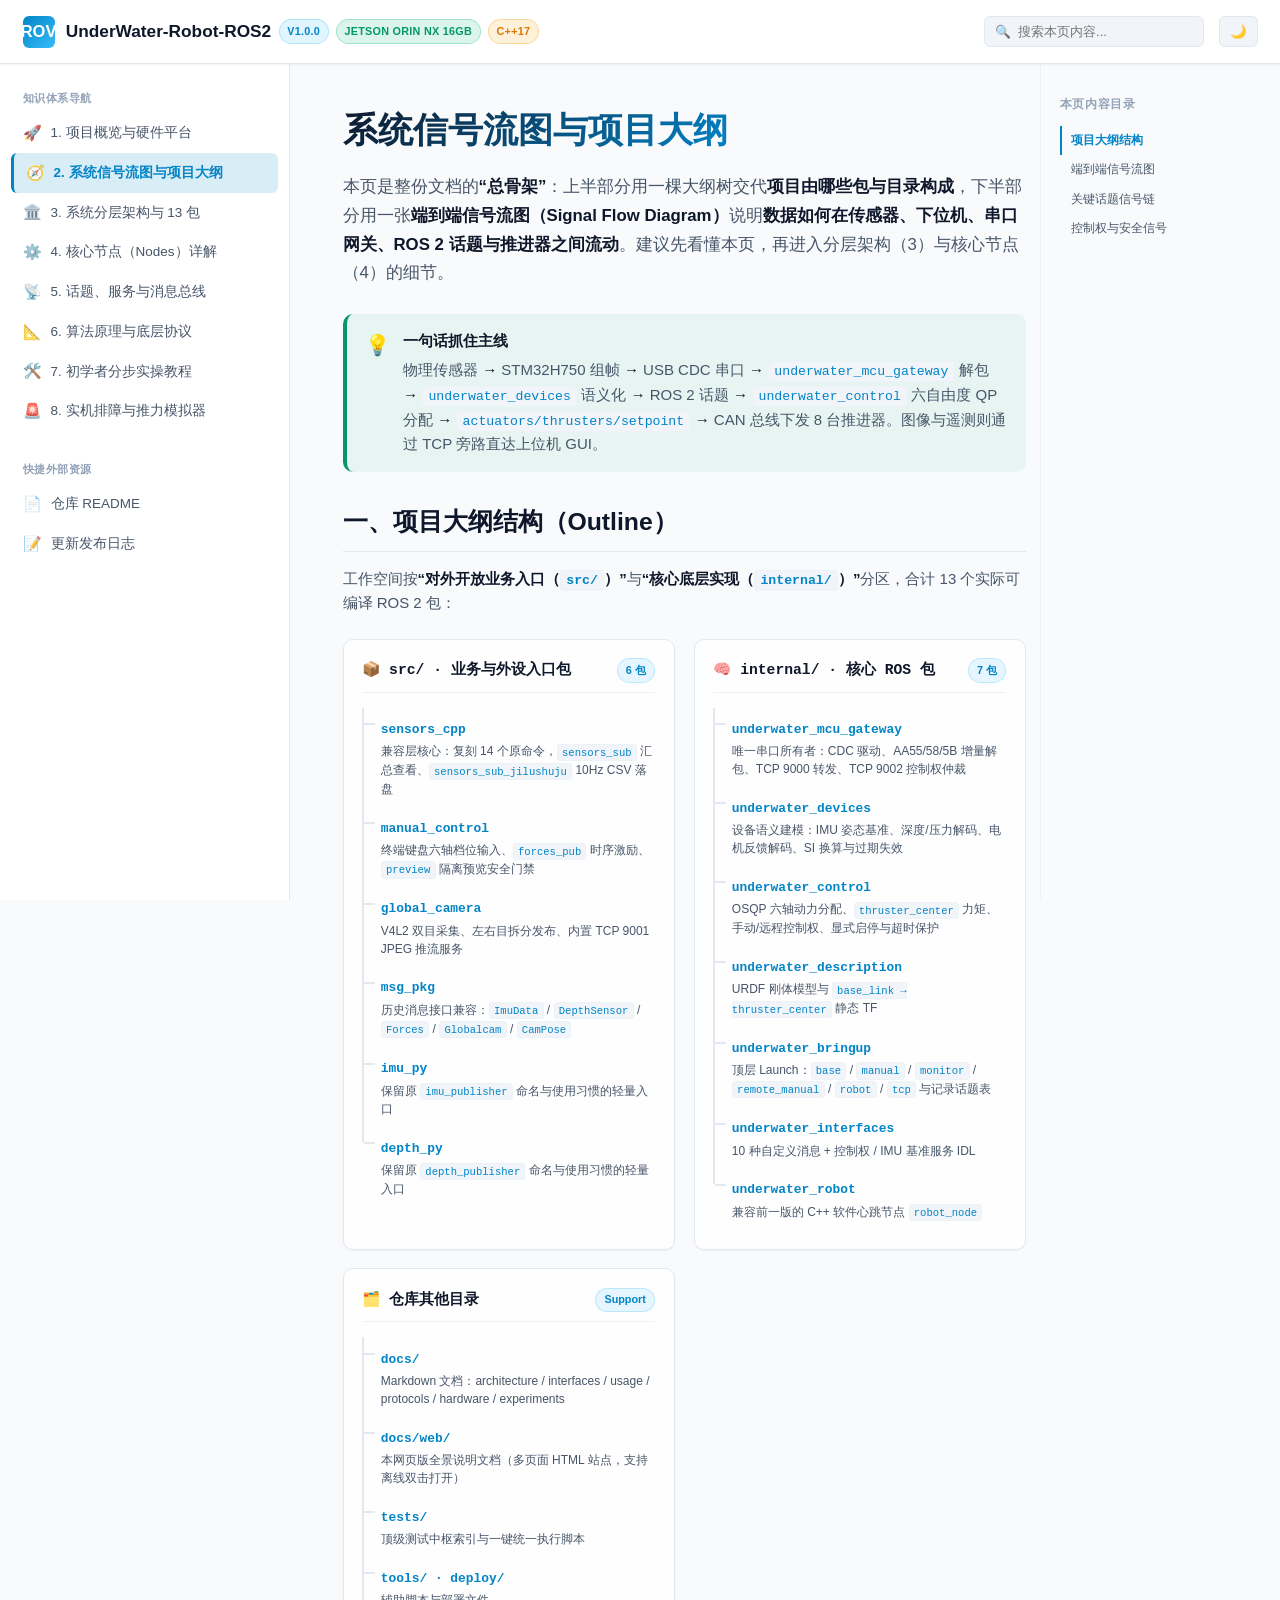
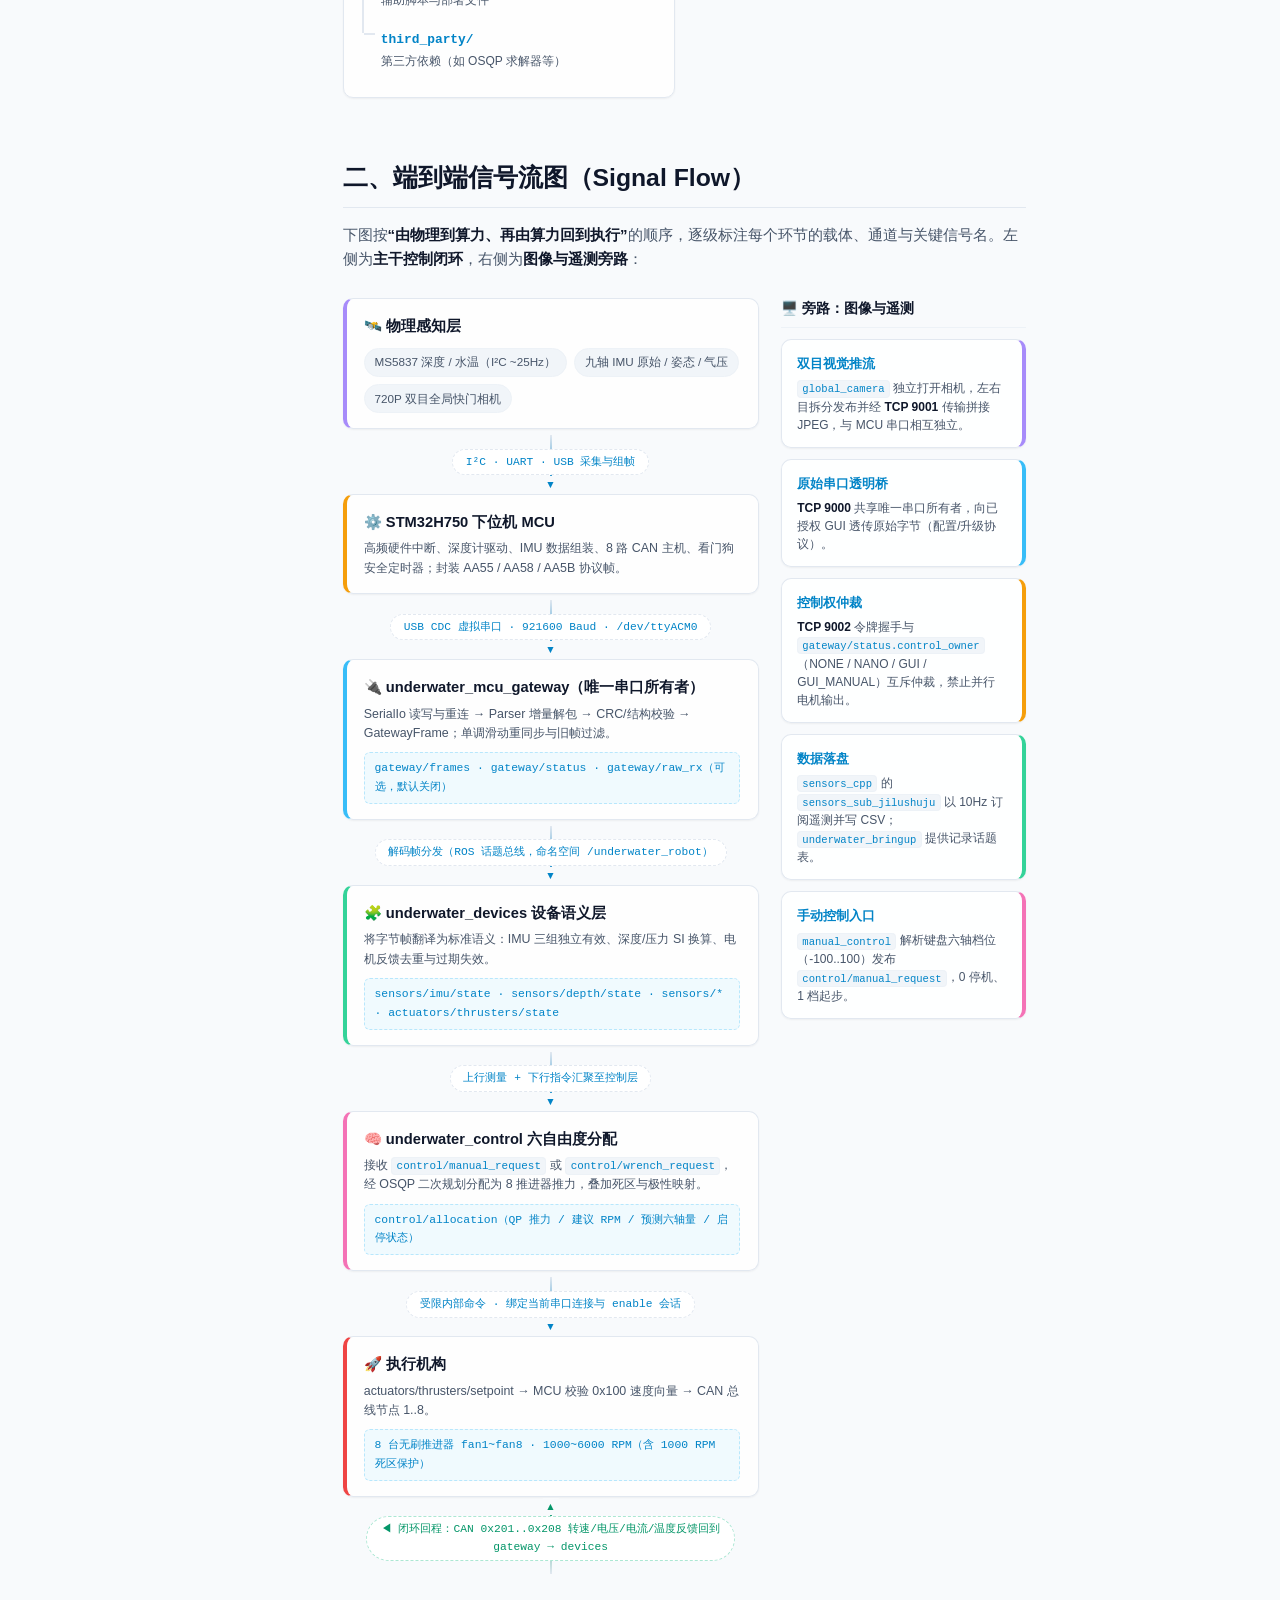
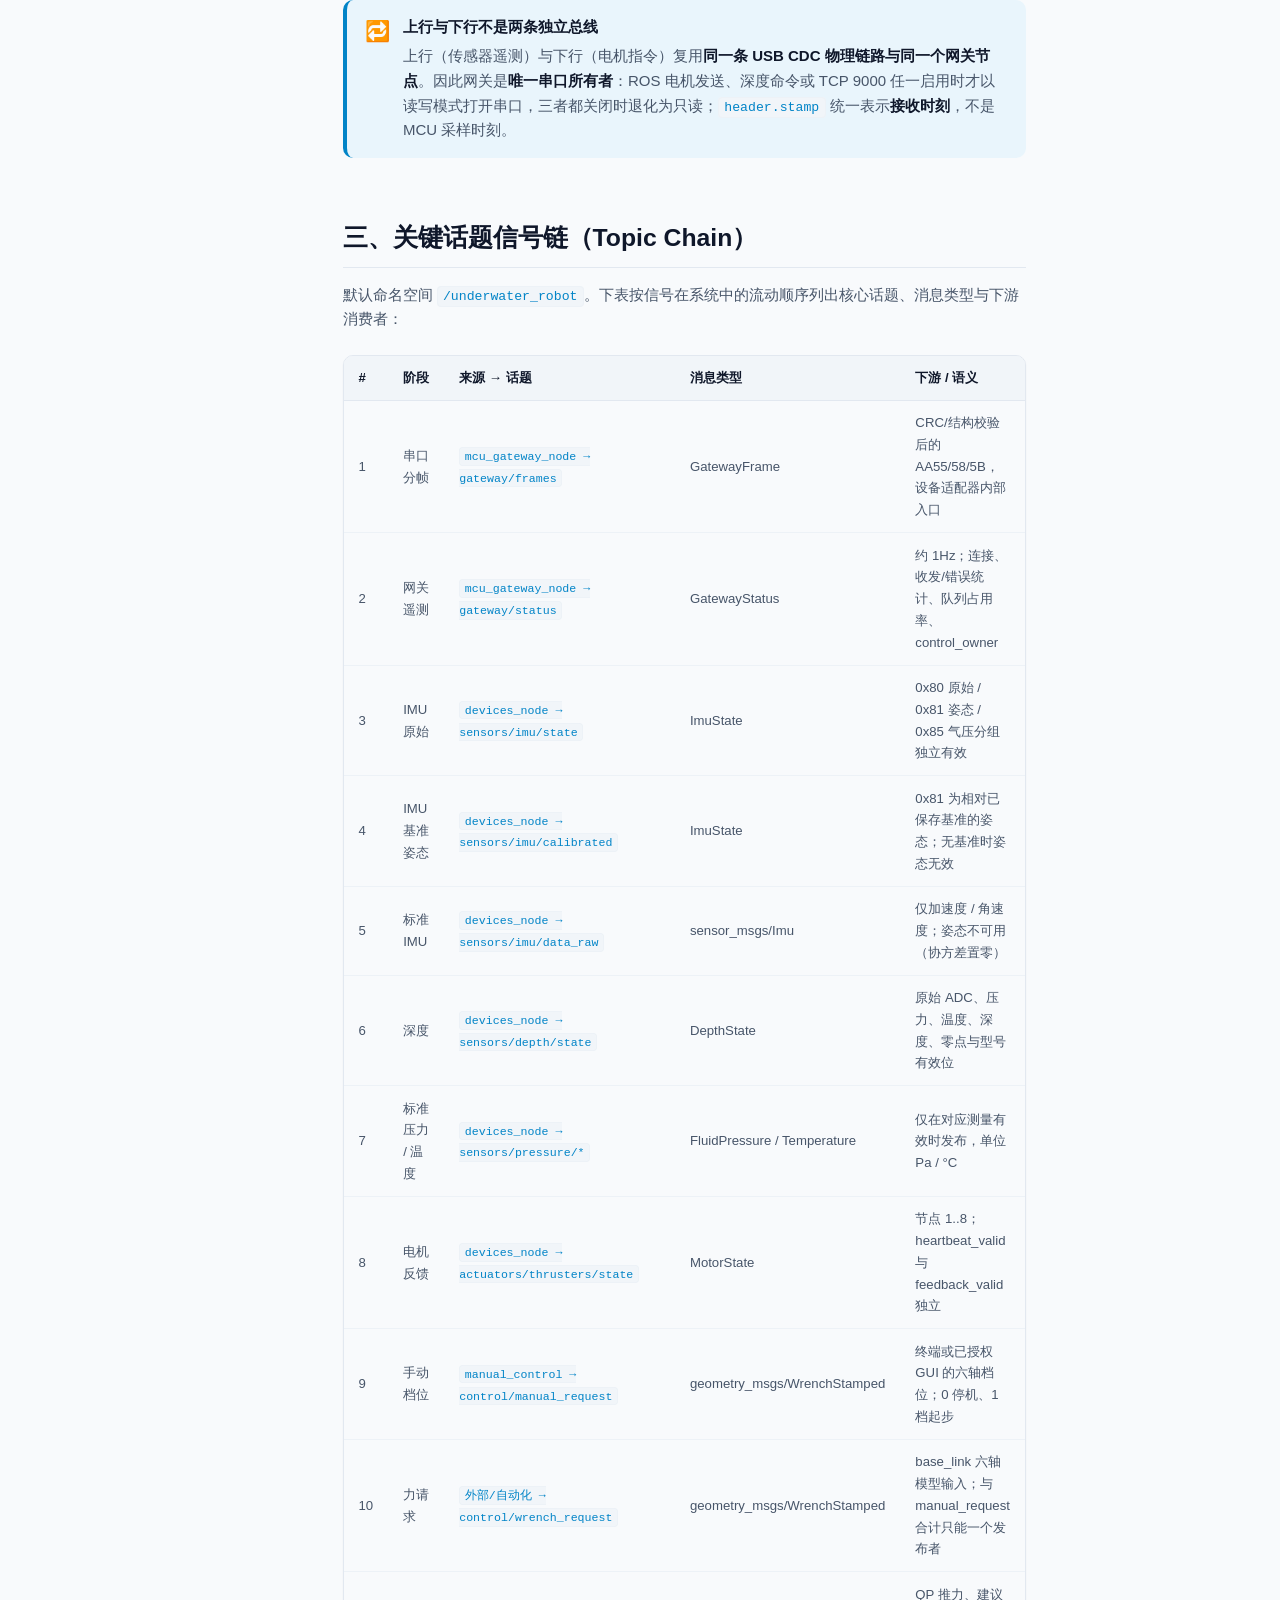
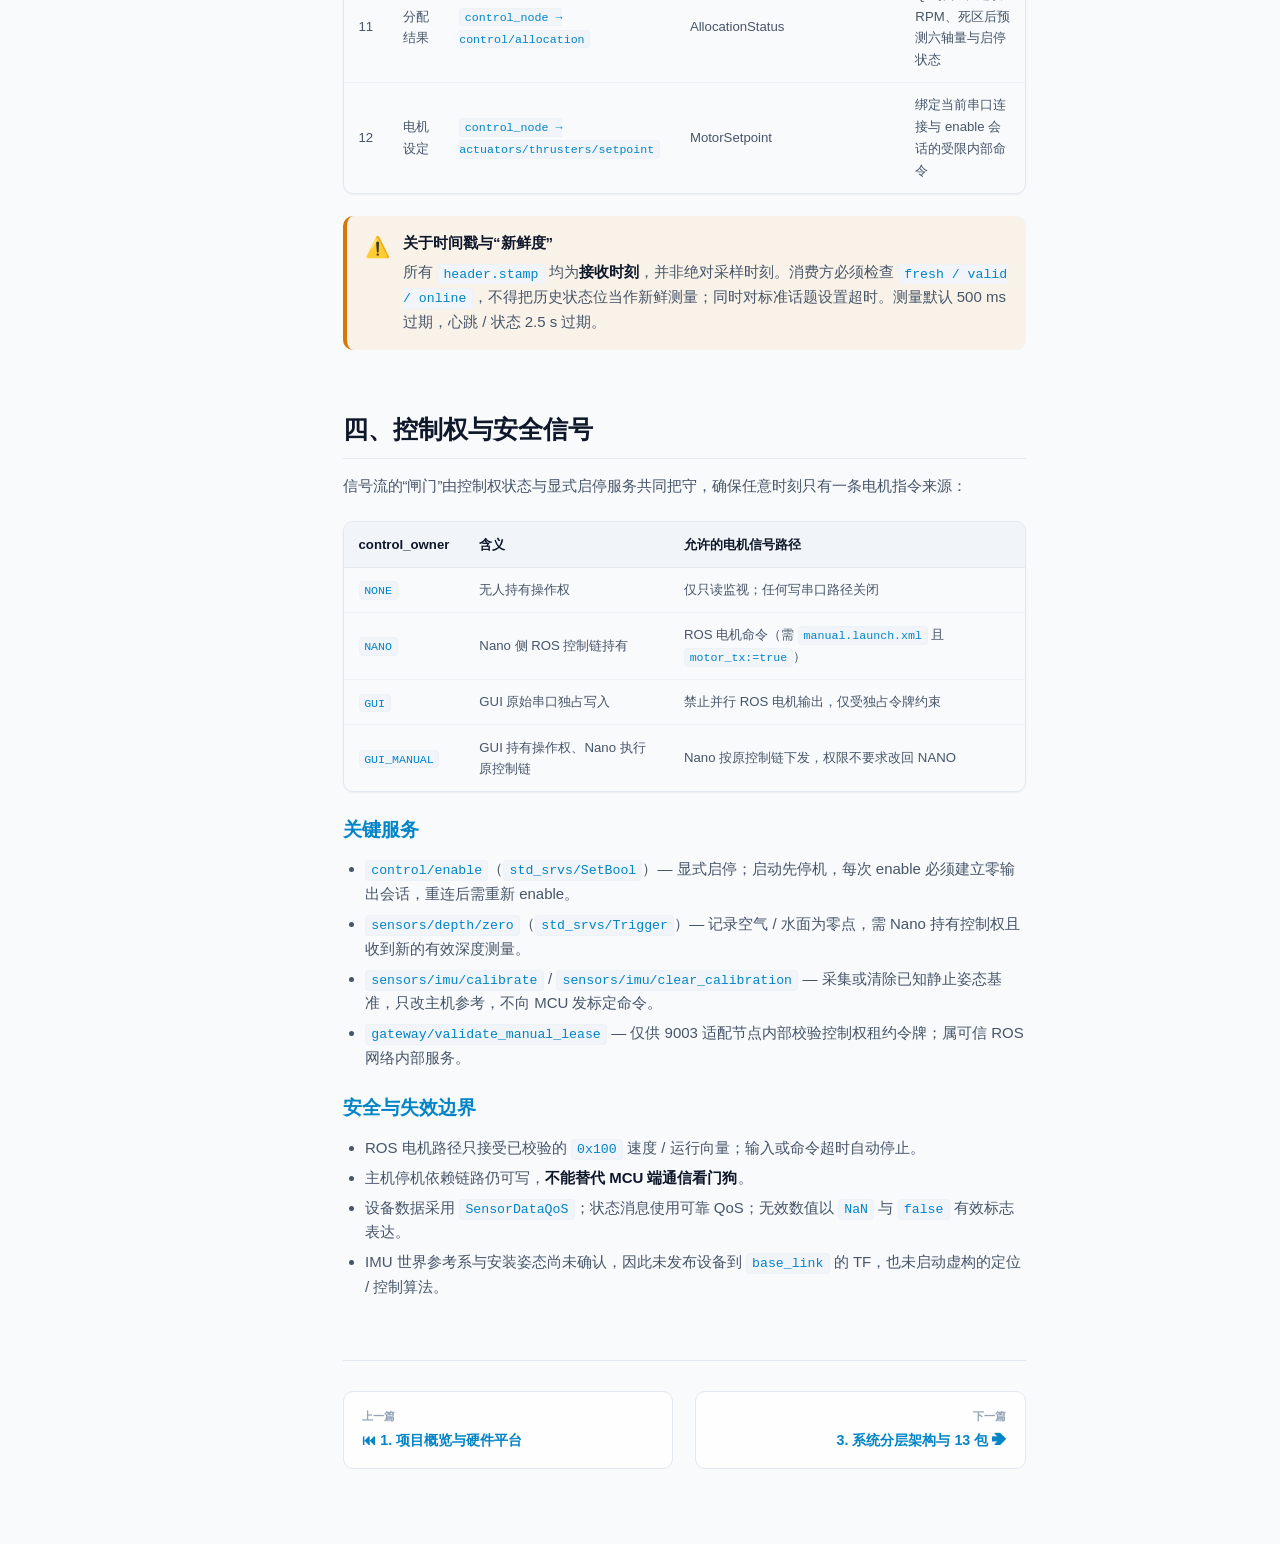
<file: docs/web/signal-flow.html>
<!DOCTYPE html>
<html lang="zh-CN" data-theme="dark">
<head>
  <meta charset="UTF-8">
  <meta name="viewport" content="width=device-width, initial-scale=1.0">
  <title>UnderWater-Robot-ROS2 水下机器人开发全景指南 | 系统信号流图与项目大纲</title>
  <link rel="stylesheet" href="style.css">
</head>
<body>

  <!-- 顶部导航条 -->
  <header class="top-header">
    <div class="brand-section">
      <button class="menu-toggle" id="menuToggle" aria-label="切换菜单">☰</button>
      <div class="brand-logo">ROV</div>
      <div class="brand-title">
        <a href="index.html" style="color: inherit; text-decoration: none;">UnderWater-Robot-ROS2</a>
        <span class="badge badge-version">v1.0.0</span>
        <span class="badge badge-hardware">Jetson Orin NX 16GB</span>
        <span class="badge badge-cpp">C++17</span>
      </div>
    </div>
    
    <div class="header-actions">
      <div class="search-box">
        <span class="search-icon">🔍</span>
        <input type="text" id="searchInput" class="search-input" placeholder="搜索本页内容...">
      </div>
      <button class="theme-toggle" id="themeToggle" title="切换模式">☀️</button>
    </div>
  </header>

  <!-- 主体容器 -->
  <div class="app-container">
    
    <!-- 左侧侧边栏导航 -->
    <nav class="sidebar" id="sidebar">
      <div class="nav-group">
        <div class="nav-group-title">知识体系导航</div>
        <a href="index.html" class="nav-item"><span class="nav-item-icon">🚀</span> 1. 项目概览与硬件平台</a>
        <a href="signal-flow.html" class="nav-item active"><span class="nav-item-icon">🧭</span> 2. 系统信号流图与项目大纲</a>
        <a href="architecture.html" class="nav-item"><span class="nav-item-icon">🏛️</span> 3. 系统分层架构与 13 包</a>
        <a href="nodes.html" class="nav-item"><span class="nav-item-icon">⚙️</span> 4. 核心节点（Nodes）详解</a>
        <a href="interfaces.html" class="nav-item"><span class="nav-item-icon">📡</span> 5. 话题、服务与消息总线</a>
        <a href="algorithms.html" class="nav-item"><span class="nav-item-icon">📐</span> 6. 算法原理与底层协议</a>
        <a href="tutorials.html" class="nav-item"><span class="nav-item-icon">🛠️</span> 7. 初学者分步实操教程</a>
        <a href="troubleshooting.html" class="nav-item"><span class="nav-item-icon">🚨</span> 8. 实机排障与推力模拟器</a>
      </div>

      <div class="nav-group">
        <div class="nav-group-title">快捷外部资源</div>
        <a href="viewer.html?doc=README.md" class="nav-item"><span class="nav-item-icon">📄</span> 仓库 README</a>
        <a href="viewer.html?doc=CHANGELOG.md" class="nav-item"><span class="nav-item-icon">📝</span> 更新发布日志</a>
      </div>
    </nav>

    <!-- 中间主体内容区 -->
    <main class="main-content">
      
      <!-- 2. 系统信号流图与项目大纲 -->
      <section id="outline" class="doc-section">
        <h1 class="doc-title">系统信号流图与项目大纲</h1>
        <p class="lead-p">
          本页是整份文档的<strong>“总骨架”</strong>：上半部分用一棵大纲树交代<strong>项目由哪些包与目录构成</strong>，下半部分用一张<strong>端到端信号流图（Signal Flow Diagram）</strong>说明<strong>数据如何在传感器、下位机、串口网关、ROS 2 话题与推进器之间流动</strong>。建议先看懂本页，再进入分层架构（3）与核心节点（4）的细节。
        </p>

        <div class="callout tip">
          <div class="callout-icon">💡</div>
          <div class="callout-content">
            <div class="callout-title">一句话抓住主线</div>
            <p>
              物理传感器 <strong>→</strong> STM32H750 组帧 <strong>→</strong> USB CDC 串口 <strong>→</strong>
              <code>underwater_mcu_gateway</code> 解包 <strong>→</strong> <code>underwater_devices</code> 语义化 <strong>→</strong>
              ROS 2 话题 <strong>→</strong> <code>underwater_control</code> 六自由度 QP 分配 <strong>→</strong>
              <code>actuators/thrusters/setpoint</code> <strong>→</strong> CAN 总线下发 8 台推进器。图像与遥测则通过 TCP 旁路直达上位机 GUI。
            </p>
          </div>
        </div>

        <h2>一、项目大纲结构（Outline）</h2>
        <p>工作空间按<strong>“对外开放业务入口（<code>src/</code>）”</strong>与<strong>“核心底层实现（<code>internal/</code>）”</strong>分区，合计 13 个实际可编译 ROS 2 包：</p>

        <div class="outline-grid">
          <div class="outline-card">
            <div class="outline-card-header">
              <span class="outline-card-title">📦 src/ · 业务与外设入口包</span>
              <span class="outline-card-badge">6 包</span>
            </div>
            <ul class="outline-tree">
              <li>
                <span class="ot-name">sensors_cpp</span>
                <span class="ot-desc">兼容层核心：复刻 14 个原命令，<code>sensors_sub</code> 汇总查看、<code>sensors_sub_jilushuju</code> 10Hz CSV 落盘</span>
              </li>
              <li>
                <span class="ot-name">manual_control</span>
                <span class="ot-desc">终端键盘六轴档位输入、<code>forces_pub</code> 时序激励、<code>preview</code> 隔离预览安全门禁</span>
              </li>
              <li>
                <span class="ot-name">global_camera</span>
                <span class="ot-desc">V4L2 双目采集、左右目拆分发布、内置 TCP 9001 JPEG 推流服务</span>
              </li>
              <li>
                <span class="ot-name">msg_pkg</span>
                <span class="ot-desc">历史消息接口兼容：<code>ImuData</code> / <code>DepthSensor</code> / <code>Forces</code> / <code>Globalcam</code> / <code>CamPose</code></span>
              </li>
              <li>
                <span class="ot-name">imu_py</span>
                <span class="ot-desc">保留原 <code>imu_publisher</code> 命名与使用习惯的轻量入口</span>
              </li>
              <li>
                <span class="ot-name">depth_py</span>
                <span class="ot-desc">保留原 <code>depth_publisher</code> 命名与使用习惯的轻量入口</span>
              </li>
            </ul>
          </div>

          <div class="outline-card">
            <div class="outline-card-header">
              <span class="outline-card-title">🧠 internal/ · 核心 ROS 包</span>
              <span class="outline-card-badge">7 包</span>
            </div>
            <ul class="outline-tree">
              <li>
                <span class="ot-name">underwater_mcu_gateway</span>
                <span class="ot-desc">唯一串口所有者：CDC 驱动、AA55/58/5B 增量解包、TCP 9000 转发、TCP 9002 控制权仲裁</span>
              </li>
              <li>
                <span class="ot-name">underwater_devices</span>
                <span class="ot-desc">设备语义建模：IMU 姿态基准、深度/压力解码、电机反馈解码、SI 换算与过期失效</span>
              </li>
              <li>
                <span class="ot-name">underwater_control</span>
                <span class="ot-desc">OSQP 六轴动力分配、<code>thruster_center</code> 力矩、手动/远程控制权、显式启停与超时保护</span>
              </li>
              <li>
                <span class="ot-name">underwater_description</span>
                <span class="ot-desc">URDF 刚体模型与 <code>base_link → thruster_center</code> 静态 TF</span>
              </li>
              <li>
                <span class="ot-name">underwater_bringup</span>
                <span class="ot-desc">顶层 Launch：<code>base</code> / <code>manual</code> / <code>monitor</code> / <code>remote_manual</code> / <code>robot</code> / <code>tcp</code> 与记录话题表</span>
              </li>
              <li>
                <span class="ot-name">underwater_interfaces</span>
                <span class="ot-desc">10 种自定义消息 + 控制权 / IMU 基准服务 IDL</span>
              </li>
              <li>
                <span class="ot-name">underwater_robot</span>
                <span class="ot-desc">兼容前一版的 C++ 软件心跳节点 <code>robot_node</code></span>
              </li>
            </ul>
          </div>

          <div class="outline-card">
            <div class="outline-card-header">
              <span class="outline-card-title">🗂️ 仓库其他目录</span>
              <span class="outline-card-badge">Support</span>
            </div>
            <ul class="outline-tree">
              <li><span class="ot-name">docs/</span><span class="ot-desc">Markdown 文档：architecture / interfaces / usage / protocols / hardware / experiments</span></li>
              <li><span class="ot-name">docs/web/</span><span class="ot-desc">本网页版全景说明文档（多页面 HTML 站点，支持离线双击打开）</span></li>
              <li><span class="ot-name">tests/</span><span class="ot-desc">顶级测试中枢索引与一键统一执行脚本</span></li>
              <li><span class="ot-name">tools/ · deploy/</span><span class="ot-desc">辅助脚本与部署文件</span></li>
              <li><span class="ot-name">third_party/</span><span class="ot-desc">第三方依赖（如 OSQP 求解器等）</span></li>
            </ul>
          </div>
        </div>
      </section>

      <!-- 端到端信号流 -->
      <section id="signal-flow" class="doc-section">
        <h2>二、端到端信号流图（Signal Flow）</h2>
        <p>下图按<strong>“由物理到算力、再由算力回到执行”</strong>的顺序，逐级标注每个环节的载体、通道与关键信号名。左侧为<strong>主干控制闭环</strong>，右侧为<strong>图像与遥测旁路</strong>：</p>

        <div class="flow-split">
          <div class="flow-pipeline">
            <div class="flow-node kind-sensor">
              <div class="flow-node-head">🛰️ 物理感知层</div>
              <div class="flow-pills">
                <span class="flow-pill">MS5837 深度 / 水温（I²C ~25Hz）</span>
                <span class="flow-pill">九轴 IMU 原始 / 姿态 / 气压</span>
                <span class="flow-pill">720P 双目全局快门相机</span>
              </div>
            </div>
            <div class="flow-arrow"><span class="flow-arrow-label">I²C · UART · USB 采集与组帧</span></div>

            <div class="flow-node kind-mcu">
              <div class="flow-node-head">⚙️ STM32H750 下位机 MCU</div>
              <div class="flow-node-sub">高频硬件中断、深度计驱动、IMU 数据组装、8 路 CAN 主机、看门狗安全定时器；封装 AA55 / AA58 / AA5B 协议帧。</div>
            </div>
            <div class="flow-arrow"><span class="flow-arrow-label">USB CDC 虚拟串口 · 921600 Baud · /dev/ttyACM0</span></div>

            <div class="flow-node kind-gateway">
              <div class="flow-node-head">🔌 underwater_mcu_gateway（唯一串口所有者）</div>
              <div class="flow-node-sub">SerialIo 读写与重连 → Parser 增量解包 → CRC/结构校验 → GatewayFrame；单调滑动重同步与旧帧过滤。</div>
              <div class="flow-signal">gateway/frames · gateway/status · gateway/raw_rx（可选，默认关闭）</div>
            </div>
            <div class="flow-arrow"><span class="flow-arrow-label">解码帧分发（ROS 话题总线，命名空间 /underwater_robot）</span></div>

            <div class="flow-node kind-device">
              <div class="flow-node-head">🧩 underwater_devices 设备语义层</div>
              <div class="flow-node-sub">将字节帧翻译为标准语义：IMU 三组独立有效、深度/压力 SI 换算、电机反馈去重与过期失效。</div>
              <div class="flow-signal">sensors/imu/state · sensors/depth/state · sensors/* · actuators/thrusters/state</div>
            </div>
            <div class="flow-arrow"><span class="flow-arrow-label">上行测量 + 下行指令汇聚至控制层</span></div>

            <div class="flow-node kind-control">
              <div class="flow-node-head">🧠 underwater_control 六自由度分配</div>
              <div class="flow-node-sub">接收 <code>control/manual_request</code> 或 <code>control/wrench_request</code>，经 OSQP 二次规划分配为 8 推进器推力，叠加死区与极性映射。</div>
              <div class="flow-signal">control/allocation（QP 推力 / 建议 RPM / 预测六轴量 / 启停状态）</div>
            </div>
            <div class="flow-arrow"><span class="flow-arrow-label">受限内部命令 · 绑定当前串口连接与 enable 会话</span></div>

            <div class="flow-node kind-actuator">
              <div class="flow-node-head">🚀 执行机构</div>
              <div class="flow-node-sub">actuators/thrusters/setpoint → MCU 校验 0x100 速度向量 → CAN 总线节点 1..8。</div>
              <div class="flow-signal">8 台无刷推进器 fan1~fan8 · 1000~6000 RPM（含 1000 RPM 死区保护）</div>
            </div>
            <div class="flow-arrow flow-arrow-feedback"><span class="flow-arrow-label">◀ 闭环回程：CAN 0x201..0x208 转速/电压/电流/温度反馈回到 gateway → devices</span></div>
          </div>

          <aside class="flow-sidepanel">
            <div class="flow-side-title">🖥️ 旁路：图像与遥测</div>

            <div class="flow-side-card kind-camera">
              <div class="flow-side-name">双目视觉推流</div>
              <div class="flow-side-desc"><code>global_camera</code> 独立打开相机，左右目拆分发布并经 <strong>TCP 9001</strong> 传输拼接 JPEG，与 MCU 串口相互独立。</div>
            </div>

            <div class="flow-side-card kind-tcp">
              <div class="flow-side-name">原始串口透明桥</div>
              <div class="flow-side-desc"><strong>TCP 9000</strong> 共享唯一串口所有者，向已授权 GUI 透传原始字节（配置/升级协议）。</div>
            </div>

            <div class="flow-side-card kind-lease">
              <div class="flow-side-name">控制权仲裁</div>
              <div class="flow-side-desc"><strong>TCP 9002</strong> 令牌握手与 <code>gateway/status.control_owner</code>（NONE / NANO / GUI / GUI_MANUAL）互斥仲裁，禁止并行电机输出。</div>
            </div>

            <div class="flow-side-card kind-record">
              <div class="flow-side-name">数据落盘</div>
              <div class="flow-side-desc"><code>sensors_cpp</code> 的 <code>sensors_sub_jilushuju</code> 以 10Hz 订阅遥测并写 CSV；<code>underwater_bringup</code> 提供记录话题表。</div>
            </div>

            <div class="flow-side-card kind-manual">
              <div class="flow-side-name">手动控制入口</div>
              <div class="flow-side-desc"><code>manual_control</code> 解析键盘六轴档位（-100..100）发布 <code>control/manual_request</code>，0 停机、1 档起步。</div>
            </div>
          </aside>
        </div>

        <div class="callout info">
          <div class="callout-icon">🔁</div>
          <div class="callout-content">
            <div class="callout-title">上行与下行不是两条独立总线</div>
            <p>
              上行（传感器遥测）与下行（电机指令）复用<strong>同一条 USB CDC 物理链路与同一个网关节点</strong>。因此网关是<strong>唯一串口所有者</strong>：ROS 电机发送、深度命令或 TCP 9000 任一启用时才以读写模式打开串口，三者都关闭时退化为只读；<code>header.stamp</code> 统一表示<strong>接收时刻</strong>，不是 MCU 采样时刻。
            </p>
          </div>
        </div>
      </section>

      <!-- 关键话题信号链 -->
      <section id="topic-chain" class="doc-section">
        <h2>三、关键话题信号链（Topic Chain）</h2>
        <p>默认命名空间 <code>/underwater_robot</code>。下表按信号在系统中的流动顺序列出核心话题、消息类型与下游消费者：</p>

        <div class="table-container">
          <table>
            <thead>
              <tr>
                <th>#</th>
                <th>阶段</th>
                <th>来源 → 话题</th>
                <th>消息类型</th>
                <th>下游 / 语义</th>
              </tr>
            </thead>
            <tbody>
              <tr><td>1</td><td>串口分帧</td><td><code>mcu_gateway_node → gateway/frames</code></td><td>GatewayFrame</td><td>CRC/结构校验后的 AA55/58/5B，设备适配器内部入口</td></tr>
              <tr><td>2</td><td>网关遥测</td><td><code>mcu_gateway_node → gateway/status</code></td><td>GatewayStatus</td><td>约 1Hz；连接、收发/错误统计、队列占用率、control_owner</td></tr>
              <tr><td>3</td><td>IMU 原始</td><td><code>devices_node → sensors/imu/state</code></td><td>ImuState</td><td>0x80 原始 / 0x81 姿态 / 0x85 气压分组独立有效</td></tr>
              <tr><td>4</td><td>IMU 基准姿态</td><td><code>devices_node → sensors/imu/calibrated</code></td><td>ImuState</td><td>0x81 为相对已保存基准的姿态；无基准时姿态无效</td></tr>
              <tr><td>5</td><td>标准 IMU</td><td><code>devices_node → sensors/imu/data_raw</code></td><td>sensor_msgs/Imu</td><td>仅加速度 / 角速度；姿态不可用（协方差置零）</td></tr>
              <tr><td>6</td><td>深度</td><td><code>devices_node → sensors/depth/state</code></td><td>DepthState</td><td>原始 ADC、压力、温度、深度、零点与型号有效位</td></tr>
              <tr><td>7</td><td>标准压力 / 温度</td><td><code>devices_node → sensors/pressure/*</code></td><td>FluidPressure / Temperature</td><td>仅在对应测量有效时发布，单位 Pa / °C</td></tr>
              <tr><td>8</td><td>电机反馈</td><td><code>devices_node → actuators/thrusters/state</code></td><td>MotorState</td><td>节点 1..8；heartbeat_valid 与 feedback_valid 独立</td></tr>
              <tr><td>9</td><td>手动档位</td><td><code>manual_control → control/manual_request</code></td><td>geometry_msgs/WrenchStamped</td><td>终端或已授权 GUI 的六轴档位；0 停机、1 档起步</td></tr>
              <tr><td>10</td><td>力请求</td><td><code>外部/自动化 → control/wrench_request</code></td><td>geometry_msgs/WrenchStamped</td><td>base_link 六轴模型输入；与 manual_request 合计只能一个发布者</td></tr>
              <tr><td>11</td><td>分配结果</td><td><code>control_node → control/allocation</code></td><td>AllocationStatus</td><td>QP 推力、建议 RPM、死区后预测六轴量与启停状态</td></tr>
              <tr><td>12</td><td>电机设定</td><td><code>control_node → actuators/thrusters/setpoint</code></td><td>MotorSetpoint</td><td>绑定当前串口连接与 enable 会话的受限内部命令</td></tr>
            </tbody>
          </table>
        </div>

        <div class="callout warning">
          <div class="callout-icon">⚠️</div>
          <div class="callout-content">
            <div class="callout-title">关于时间戳与“新鲜度”</div>
            <p>
              所有 <code>header.stamp</code> 均为<strong>接收时刻</strong>，并非绝对采样时刻。消费方必须检查 <code>fresh / valid / online</code>，不得把历史状态位当作新鲜测量；同时对标准话题设置超时。测量默认 500 ms 过期，心跳 / 状态 2.5 s 过期。
            </p>
          </div>
        </div>
      </section>

      <!-- 控制权与安全信号 -->
      <section id="safety" class="doc-section">
        <h2>四、控制权与安全信号</h2>
        <p>信号流的“闸门”由控制权状态与显式启停服务共同把守，确保任意时刻只有一条电机指令来源：</p>

        <div class="table-container">
          <table>
            <thead>
              <tr>
                <th>control_owner</th>
                <th>含义</th>
                <th>允许的电机信号路径</th>
              </tr>
            </thead>
            <tbody>
              <tr><td><code>NONE</code></td><td>无人持有操作权</td><td>仅只读监视；任何写串口路径关闭</td></tr>
              <tr><td><code>NANO</code></td><td>Nano 侧 ROS 控制链持有</td><td>ROS 电机命令（需 <code>manual.launch.xml</code> 且 <code>motor_tx:=true</code>）</td></tr>
              <tr><td><code>GUI</code></td><td>GUI 原始串口独占写入</td><td>禁止并行 ROS 电机输出，仅受独占令牌约束</td></tr>
              <tr><td><code>GUI_MANUAL</code></td><td>GUI 持有操作权、Nano 执行原控制链</td><td>Nano 按原控制链下发，权限不要求改回 NANO</td></tr>
            </tbody>
          </table>
        </div>

        <h3>关键服务</h3>
        <ul>
          <li><code>control/enable</code>（<code>std_srvs/SetBool</code>）— 显式启停；启动先停机，每次 enable 必须建立零输出会话，重连后需重新 enable。</li>
          <li><code>sensors/depth/zero</code>（<code>std_srvs/Trigger</code>）— 记录空气 / 水面为零点，需 Nano 持有控制权且收到新的有效深度测量。</li>
          <li><code>sensors/imu/calibrate</code> / <code>sensors/imu/clear_calibration</code> — 采集或清除已知静止姿态基准，只改主机参考，不向 MCU 发标定命令。</li>
          <li><code>gateway/validate_manual_lease</code> — 仅供 9003 适配节点内部校验控制权租约令牌；属可信 ROS 网络内部服务。</li>
        </ul>

        <h3>安全与失效边界</h3>
        <ul>
          <li>ROS 电机路径只接受已校验的 <code>0x100</code> 速度 / 运行向量；输入或命令超时自动停止。</li>
          <li>主机停机依赖链路仍可写，<strong>不能替代 MCU 端通信看门狗</strong>。</li>
          <li>设备数据采用 <code>SensorDataQoS</code>；状态消息使用可靠 QoS；无效数值以 <code>NaN</code> 与 <code>false</code> 有效标志表达。</li>
          <li>IMU 世界参考系与安装姿态尚未确认，因此未发布设备到 <code>base_link</code> 的 TF，也未启动虚构的定位 / 控制算法。</li>
        </ul>
      </section>

      <!-- 页面翻页器 -->
            <div class="page-nav">
        <a href="index.html" class="page-nav-card prev">
          <span class="page-nav-label">上一篇</span>
          <span class="page-nav-title">⏮ 1. 项目概览与硬件平台</span>
        </a>
        <a href="architecture.html" class="page-nav-card next">
          <span class="page-nav-label">下一篇</span>
          <span class="page-nav-title">3. 系统分层架构与 13 包 ➔</span>
        </a>
      </div>

    <!-- 右侧页面目录（TOC） -->
    <aside class="toc-panel">
      <div class="toc-title">本页内容目录</div>
      <a href="#outline" class="toc-link active">项目大纲结构</a>
      <a href="#signal-flow" class="toc-link">端到端信号流图</a>
      <a href="#topic-chain" class="toc-link">关键话题信号链</a>
      <a href="#safety" class="toc-link">控制权与安全信号</a>
    </aside>

  </div>

  <script src="app.js"></script>
</body>
</html>
</file>
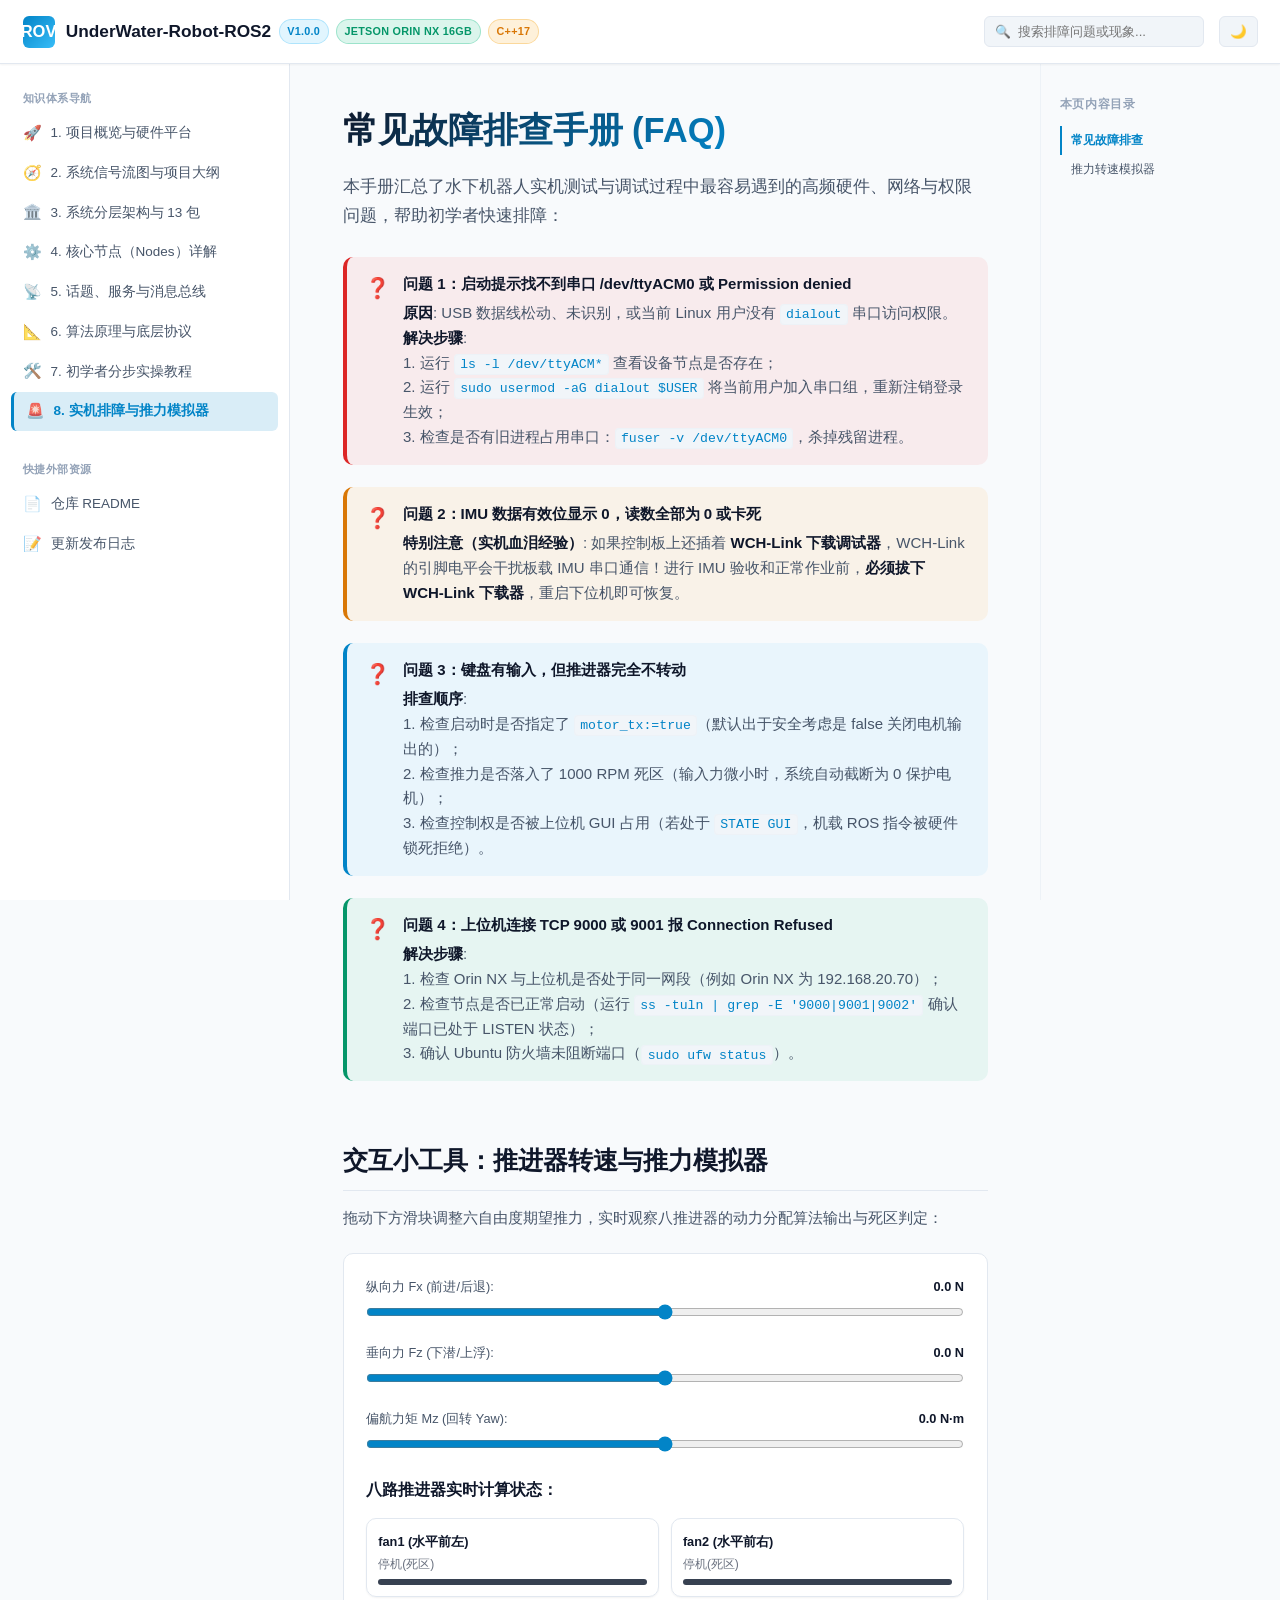
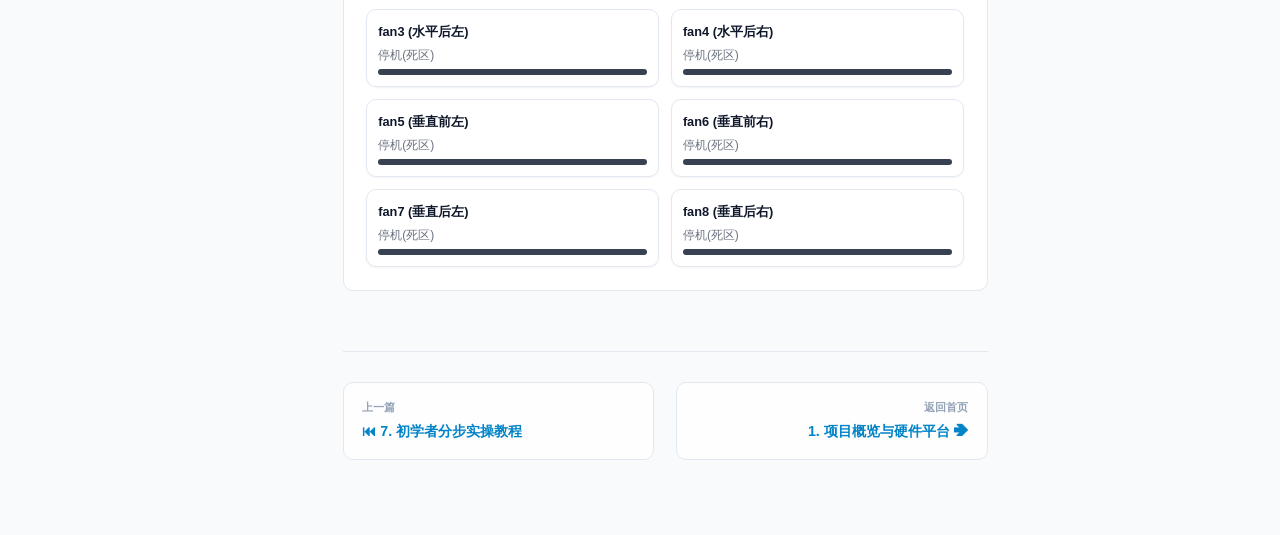
<file: docs/web/troubleshooting.html>
<!DOCTYPE html>
<html lang="zh-CN" data-theme="dark">
<head>
  <meta charset="UTF-8">
  <meta name="viewport" content="width=device-width, initial-scale=1.0">
  <title>UnderWater-Robot-ROS2 水下机器人开发全景指南 | 实机排障与推力模拟器</title>
  <link rel="stylesheet" href="style.css">
</head>
<body>

  <!-- 顶部导航条 -->
  <header class="top-header">
    <div class="brand-section">
      <button class="menu-toggle" id="menuToggle" aria-label="切换菜单">☰</button>
      <div class="brand-logo">ROV</div>
      <div class="brand-title">
        <a href="index.html" style="color: inherit; text-decoration: none;">UnderWater-Robot-ROS2</a>
        <span class="badge badge-version">v1.0.0</span>
        <span class="badge badge-hardware">Jetson Orin NX 16GB</span>
        <span class="badge badge-cpp">C++17</span>
      </div>
    </div>
    
    <div class="header-actions">
      <div class="search-box">
        <span class="search-icon">🔍</span>
        <input type="text" id="searchInput" class="search-input" placeholder="搜索排障问题或现象...">
      </div>
      <button class="theme-toggle" id="themeToggle" title="切换模式">☀️</button>
    </div>
  </header>

  <!-- 主体容器 -->
  <div class="app-container">
    
    <!-- 左侧侧边栏导航 (多页面跳转) -->
    <nav class="sidebar" id="sidebar">
      <div class="nav-group">
        <div class="nav-group-title">知识体系导航</div>
        <a href="index.html" class="nav-item"><span class="nav-item-icon">🚀</span> 1. 项目概览与硬件平台</a>
        <a href="signal-flow.html" class="nav-item"><span class="nav-item-icon">🧭</span> 2. 系统信号流图与项目大纲</a>
        <a href="architecture.html" class="nav-item"><span class="nav-item-icon">🏛️</span> 3. 系统分层架构与 13 包</a>
        <a href="nodes.html" class="nav-item"><span class="nav-item-icon">⚙️</span> 4. 核心节点（Nodes）详解</a>
        <a href="interfaces.html" class="nav-item"><span class="nav-item-icon">📡</span> 5. 话题、服务与消息总线</a>
        <a href="algorithms.html" class="nav-item"><span class="nav-item-icon">📐</span> 6. 算法原理与底层协议</a>
        <a href="tutorials.html" class="nav-item"><span class="nav-item-icon">🛠️</span> 7. 初学者分步实操教程</a>
        <a href="troubleshooting.html" class="nav-item active"><span class="nav-item-icon">🚨</span> 8. 实机排障与推力模拟器</a>
      </div>

      <div class="nav-group">
        <div class="nav-group-title">快捷外部资源</div>
        <a href="viewer.html?doc=README.md" class="nav-item"><span class="nav-item-icon">📄</span> 仓库 README</a>
        <a href="viewer.html?doc=CHANGELOG.md" class="nav-item"><span class="nav-item-icon">📝</span> 更新发布日志</a>
      </div>
    </nav>

    <!-- 中间主体内容区 -->
    <main class="main-content">
      
      <!-- 9. 常见故障排查手册 (FAQ) -->
      <section id="troubleshooting" class="doc-section">
        <h1 class="doc-title">常见故障排查手册 (FAQ)</h1>
        <p class="lead-p">
          本手册汇总了水下机器人实机测试与调试过程中最容易遇到的高频硬件、网络与权限问题，帮助初学者快速排障：
        </p>

        <div class="callout danger">
          <div class="callout-icon">❓</div>
          <div class="callout-content">
            <div class="callout-title">问题 1：启动提示找不到串口 /dev/ttyACM0 或 Permission denied</div>
            <p>
              <strong>原因</strong>: USB 数据线松动、未识别，或当前 Linux 用户没有 <code>dialout</code> 串口访问权限。<br>
              <strong>解决步骤</strong>:
              <br>1. 运行 <code>ls -l /dev/ttyACM*</code> 查看设备节点是否存在；
              <br>2. 运行 <code>sudo usermod -aG dialout $USER</code> 将当前用户加入串口组，重新注销登录生效；
              <br>3. 检查是否有旧进程占用串口：<code>fuser -v /dev/ttyACM0</code>，杀掉残留进程。
            </p>
          </div>
        </div>

        <div class="callout warning">
          <div class="callout-icon">❓</div>
          <div class="callout-content">
            <div class="callout-title">问题 2：IMU 数据有效位显示 0，读数全部为 0 或卡死</div>
            <p>
              <strong>特别注意（实机血泪经验）</strong>: 如果控制板上还插着 <strong>WCH-Link 下载调试器</strong>，WCH-Link 的引脚电平会干扰板载 IMU 串口通信！进行 IMU 验收和正常作业前，<strong>必须拔下 WCH-Link 下载器</strong>，重启下位机即可恢复。
            </p>
          </div>
        </div>

        <div class="callout info">
          <div class="callout-icon">❓</div>
          <div class="callout-content">
            <div class="callout-title">问题 3：键盘有输入，但推进器完全不转动</div>
            <p>
              <strong>排查顺序</strong>:
              <br>1. 检查启动时是否指定了 <code>motor_tx:=true</code>（默认出于安全考虑是 false 关闭电机输出的）；
              <br>2. 检查推力是否落入了 1000 RPM 死区（输入力微小时，系统自动截断为 0 保护电机）；
              <br>3. 检查控制权是否被上位机 GUI 占用（若处于 <code>STATE GUI</code>，机载 ROS 指令被硬件锁死拒绝）。
            </p>
          </div>
        </div>

        <div class="callout tip">
          <div class="callout-icon">❓</div>
          <div class="callout-content">
            <div class="callout-title">问题 4：上位机连接 TCP 9000 或 9001 报 Connection Refused</div>
            <p>
              <strong>解决步骤</strong>:
              <br>1. 检查 Orin NX 与上位机是否处于同一网段（例如 Orin NX 为 192.168.20.70）；
              <br>2. 检查节点是否已正常启动（运行 <code>ss -tuln | grep -E '9000|9001|9002'</code> 确认端口已处于 LISTEN 状态）；
              <br>3. 确认 Ubuntu 防火墙未阻断端口（<code>sudo ufw status</code>）。
            </p>
          </div>
        </div>
      </section>

      <!-- 10. 交互小工具 -->
      <section id="simulator" class="doc-section">
        <h2>交互小工具：推进器转速与推力模拟器</h2>
        <p>拖动下方滑块调整六自由度期望推力，实时观察八推进器的动力分配算法输出与死区判定：</p>

        <div class="interactive-tool">
          <div class="slider-group">
            <div class="slider-header">
              <span>纵向力 Fx (前进/后退):</span>
              <strong id="simFxVal">0.0 N</strong>
            </div>
            <input type="range" id="simFx" min="-150" max="150" value="0" step="5">
          </div>

          <div class="slider-group">
            <div class="slider-header">
              <span>垂向力 Fz (下潜/上浮):</span>
              <strong id="simFzVal">0.0 N</strong>
            </div>
            <input type="range" id="simFz" min="-150" max="150" value="0" step="5">
          </div>

          <div class="slider-group">
            <div class="slider-header">
              <span>偏航力矩 Mz (回转 Yaw):</span>
              <strong id="simYawVal">0.0 N·m</strong>
            </div>
            <input type="range" id="simYaw" min="-30" max="30" value="0" step="1">
          </div>

          <h4>八路推进器实时计算状态：</h4>
          <div style="display: grid; grid-template-columns: repeat(auto-fill, minmax(200px, 1fr)); gap: 0.75rem; margin-top: 1rem;">
            <div class="card" style="padding: 0.75rem;">
              <div style="font-weight: 600; font-size: 0.85rem;">fan1 (水平前左)</div>
              <div id="rpm_fan1" style="font-size: 0.8rem; margin: 0.25rem 0;">停机(死区)</div>
              <div style="height: 6px; background: #374151; border-radius: 3px; overflow: hidden;"><div id="bar_fan1" style="height: 100%; width: 0%;"></div></div>
            </div>
            <div class="card" style="padding: 0.75rem;">
              <div style="font-weight: 600; font-size: 0.85rem;">fan2 (水平前右)</div>
              <div id="rpm_fan2" style="font-size: 0.8rem; margin: 0.25rem 0;">停机(死区)</div>
              <div style="height: 6px; background: #374151; border-radius: 3px; overflow: hidden;"><div id="bar_fan2" style="height: 100%; width: 0%;"></div></div>
            </div>
            <div class="card" style="padding: 0.75rem;">
              <div style="font-weight: 600; font-size: 0.85rem;">fan3 (水平后左)</div>
              <div id="rpm_fan3" style="font-size: 0.8rem; margin: 0.25rem 0;">停机(死区)</div>
              <div style="height: 6px; background: #374151; border-radius: 3px; overflow: hidden;"><div id="bar_fan3" style="height: 100%; width: 0%;"></div></div>
            </div>
            <div class="card" style="padding: 0.75rem;">
              <div style="font-weight: 600; font-size: 0.85rem;">fan4 (水平后右)</div>
              <div id="rpm_fan4" style="font-size: 0.8rem; margin: 0.25rem 0;">停机(死区)</div>
              <div style="height: 6px; background: #374151; border-radius: 3px; overflow: hidden;"><div id="bar_fan4" style="height: 100%; width: 0%;"></div></div>
            </div>
            <div class="card" style="padding: 0.75rem;">
              <div style="font-weight: 600; font-size: 0.85rem;">fan5 (垂直前左)</div>
              <div id="rpm_fan5" style="font-size: 0.8rem; margin: 0.25rem 0;">停机(死区)</div>
              <div style="height: 6px; background: #374151; border-radius: 3px; overflow: hidden;"><div id="bar_fan5" style="height: 100%; width: 0%;"></div></div>
            </div>
            <div class="card" style="padding: 0.75rem;">
              <div style="font-weight: 600; font-size: 0.85rem;">fan6 (垂直前右)</div>
              <div id="rpm_fan6" style="font-size: 0.8rem; margin: 0.25rem 0;">停机(死区)</div>
              <div style="height: 6px; background: #374151; border-radius: 3px; overflow: hidden;"><div id="bar_fan6" style="height: 100%; width: 0%;"></div></div>
            </div>
            <div class="card" style="padding: 0.75rem;">
              <div style="font-weight: 600; font-size: 0.85rem;">fan7 (垂直后左)</div>
              <div id="rpm_fan7" style="font-size: 0.8rem; margin: 0.25rem 0;">停机(死区)</div>
              <div style="height: 6px; background: #374151; border-radius: 3px; overflow: hidden;"><div id="bar_fan7" style="height: 100%; width: 0%;"></div></div>
            </div>
            <div class="card" style="padding: 0.75rem;">
              <div style="font-weight: 600; font-size: 0.85rem;">fan8 (垂直后右)</div>
              <div id="rpm_fan8" style="font-size: 0.8rem; margin: 0.25rem 0;">停机(死区)</div>
              <div style="height: 6px; background: #374151; border-radius: 3px; overflow: hidden;"><div id="bar_fan8" style="height: 100%; width: 0%;"></div></div>
            </div>
          </div>
        </div>
      </section>

      <!-- 页面翻页器 -->
            <div class="page-nav">
        <a href="tutorials.html" class="page-nav-card prev">
          <span class="page-nav-label">上一篇</span>
          <span class="page-nav-title">⏮ 7. 初学者分步实操教程</span>
        </a>
        <a href="index.html" class="page-nav-card next">
          <span class="page-nav-label">返回首页</span>
          <span class="page-nav-title">1. 项目概览与硬件平台 ➔</span>
        </a>
      </div>

    <!-- 右侧页面目录（TOC） -->
    <aside class="toc-panel">
      <div class="toc-title">本页内容目录</div>
      <a href="#troubleshooting" class="toc-link active">常见故障排查</a>
      <a href="#simulator" class="toc-link">推力转速模拟器</a>
    </aside>

  </div>

  <script src="app.js"></script>
</body>
</html>
</file>
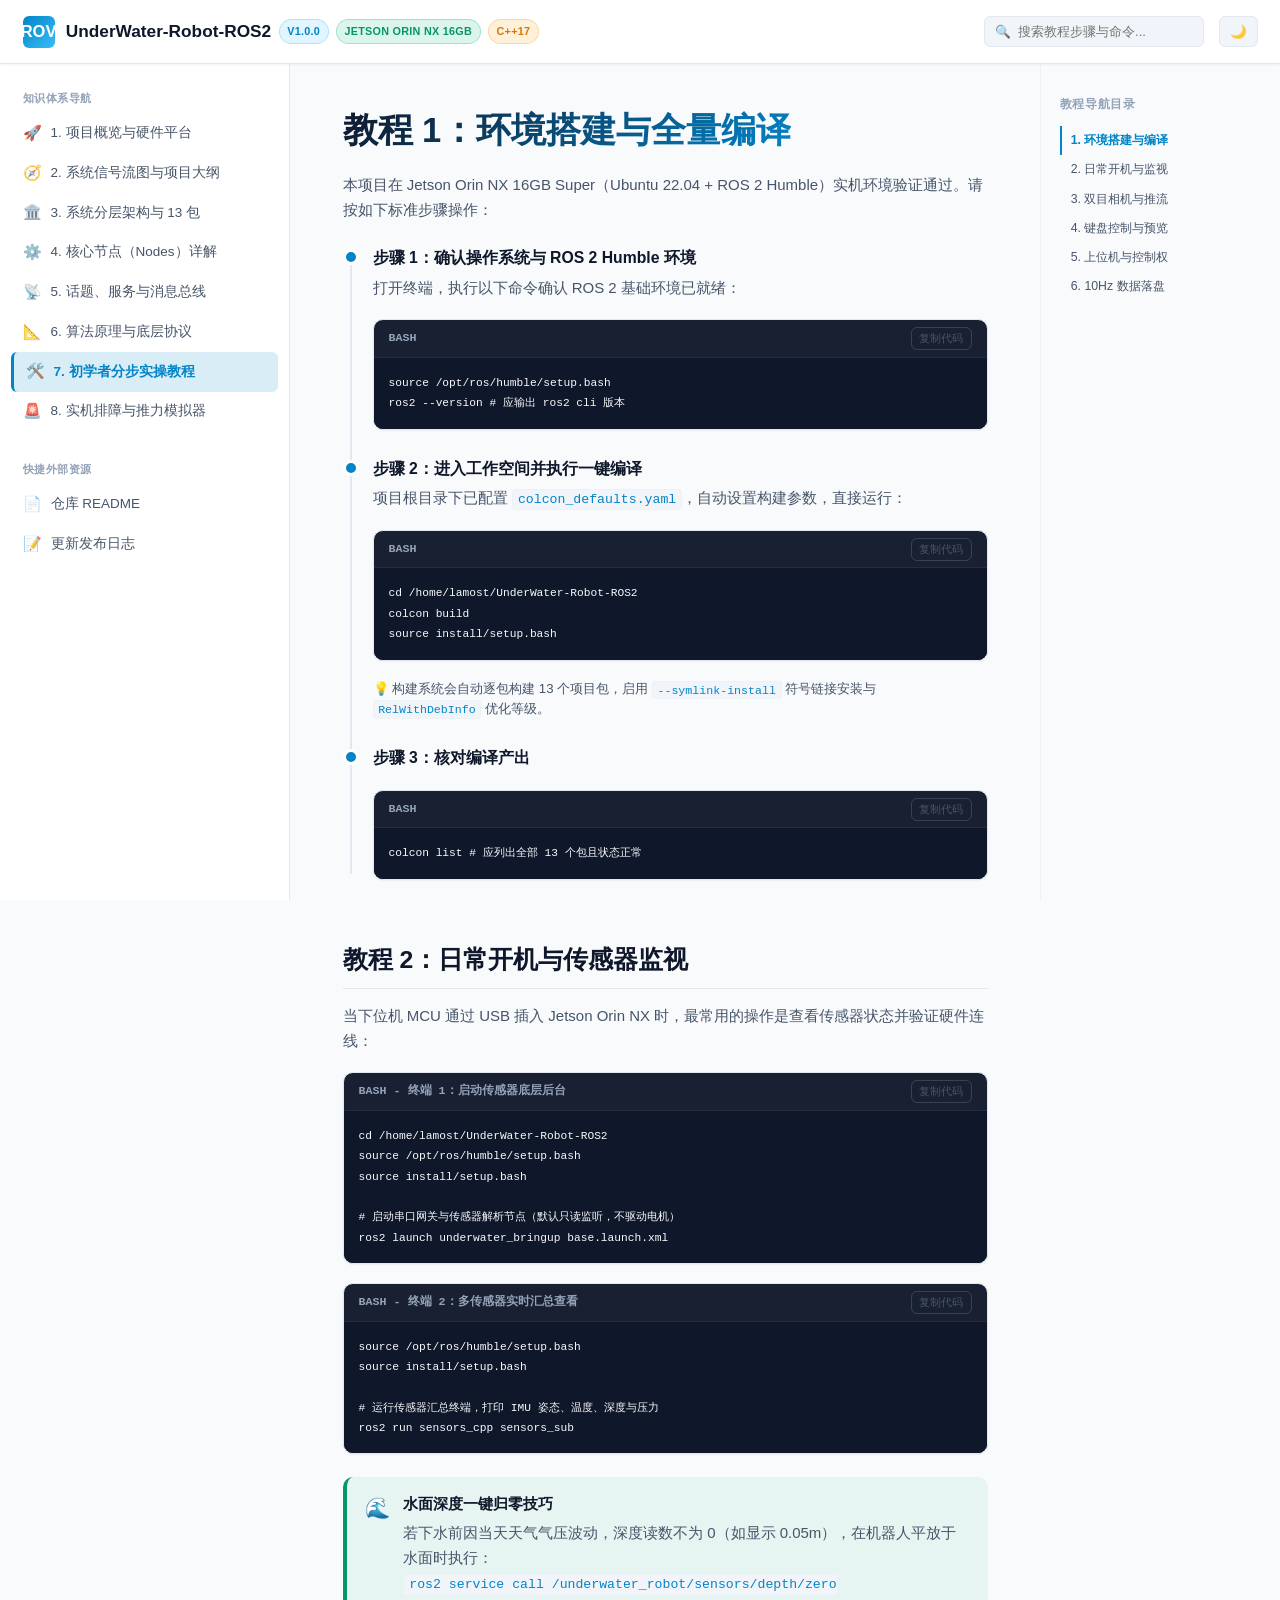
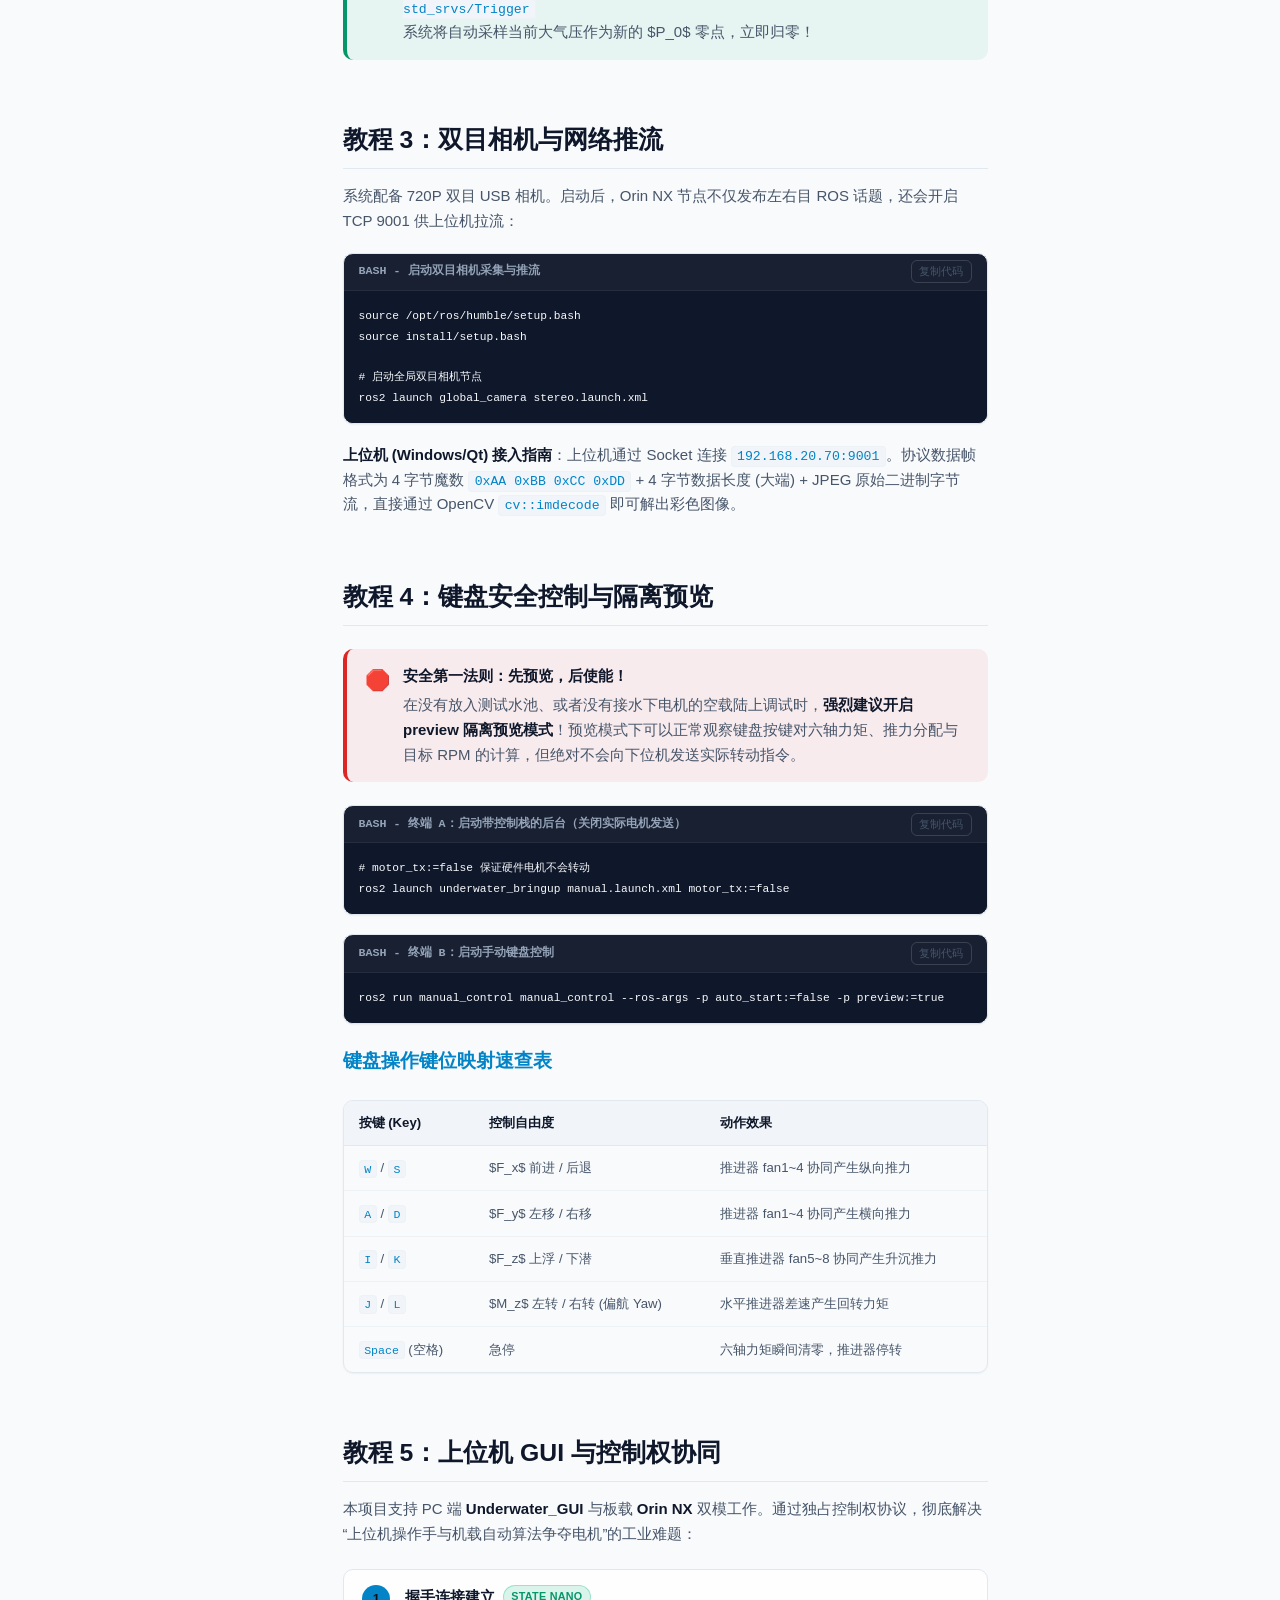
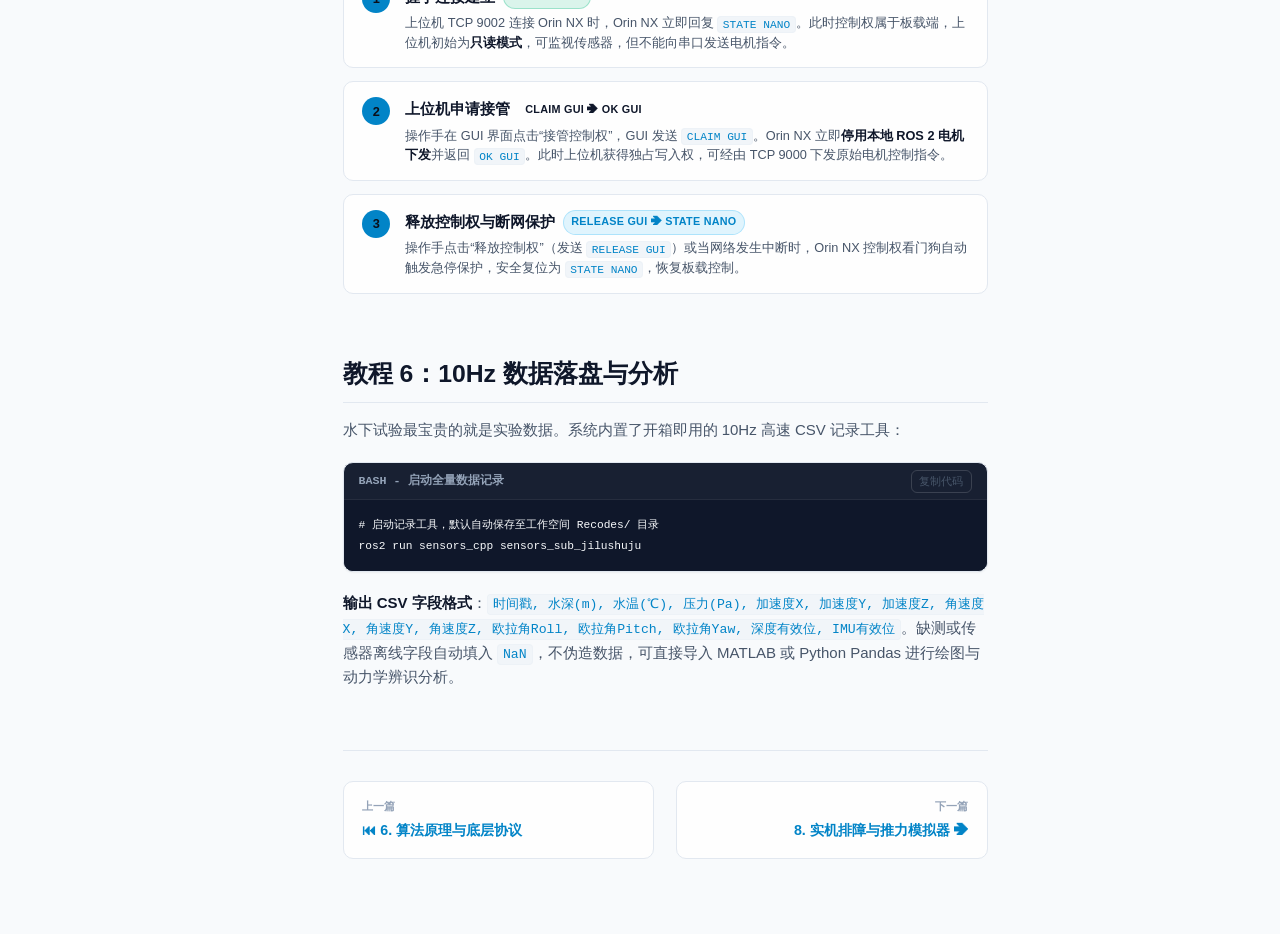
<file: docs/web/tutorials.html>
<!DOCTYPE html>
<html lang="zh-CN" data-theme="dark">
<head>
  <meta charset="UTF-8">
  <meta name="viewport" content="width=device-width, initial-scale=1.0">
  <title>UnderWater-Robot-ROS2 水下机器人开发全景指南 | 初学者分步实操教程</title>
  <link rel="stylesheet" href="style.css">
</head>
<body>

  <!-- 顶部导航条 -->
  <header class="top-header">
    <div class="brand-section">
      <button class="menu-toggle" id="menuToggle" aria-label="切换菜单">☰</button>
      <div class="brand-logo">ROV</div>
      <div class="brand-title">
        <a href="index.html" style="color: inherit; text-decoration: none;">UnderWater-Robot-ROS2</a>
        <span class="badge badge-version">v1.0.0</span>
        <span class="badge badge-hardware">Jetson Orin NX 16GB</span>
        <span class="badge badge-cpp">C++17</span>
      </div>
    </div>
    
    <div class="header-actions">
      <div class="search-box">
        <span class="search-icon">🔍</span>
        <input type="text" id="searchInput" class="search-input" placeholder="搜索教程步骤与命令...">
      </div>
      <button class="theme-toggle" id="themeToggle" title="切换模式">☀️</button>
    </div>
  </header>

  <!-- 主体容器 -->
  <div class="app-container">
    
    <!-- 左侧侧边栏导航 (多页面跳转) -->
    <nav class="sidebar" id="sidebar">
      <div class="nav-group">
        <div class="nav-group-title">知识体系导航</div>
        <a href="index.html" class="nav-item"><span class="nav-item-icon">🚀</span> 1. 项目概览与硬件平台</a>
        <a href="signal-flow.html" class="nav-item"><span class="nav-item-icon">🧭</span> 2. 系统信号流图与项目大纲</a>
        <a href="architecture.html" class="nav-item"><span class="nav-item-icon">🏛️</span> 3. 系统分层架构与 13 包</a>
        <a href="nodes.html" class="nav-item"><span class="nav-item-icon">⚙️</span> 4. 核心节点（Nodes）详解</a>
        <a href="interfaces.html" class="nav-item"><span class="nav-item-icon">📡</span> 5. 话题、服务与消息总线</a>
        <a href="algorithms.html" class="nav-item"><span class="nav-item-icon">📐</span> 6. 算法原理与底层协议</a>
        <a href="tutorials.html" class="nav-item active"><span class="nav-item-icon">🛠️</span> 7. 初学者分步实操教程</a>
        <a href="troubleshooting.html" class="nav-item"><span class="nav-item-icon">🚨</span> 8. 实机排障与推力模拟器</a>
      </div>

      <div class="nav-group">
        <div class="nav-group-title">快捷外部资源</div>
        <a href="viewer.html?doc=README.md" class="nav-item"><span class="nav-item-icon">📄</span> 仓库 README</a>
        <a href="viewer.html?doc=CHANGELOG.md" class="nav-item"><span class="nav-item-icon">📝</span> 更新发布日志</a>
      </div>
    </nav>

    <!-- 中间主体内容区 -->
    <main class="main-content">
      
      <!-- 8. 新手实操教程 -->
      <section id="tutorial-setup" class="doc-section">
        <h1 class="doc-title">教程 1：环境搭建与全量编译</h1>
        <p>本项目在 Jetson Orin NX 16GB Super（Ubuntu 22.04 + ROS 2 Humble）实机环境验证通过。请按如下标准步骤操作：</p>

        <div class="timeline">
          <div class="timeline-item">
            <div class="timeline-point"></div>
            <div class="timeline-title">步骤 1：确认操作系统与 ROS 2 Humble 环境</div>
            <p>打开终端，执行以下命令确认 ROS 2 基础环境已就绪：</p>
            <div class="code-wrapper">
              <div class="code-header"><span class="code-lang">BASH</span><button class="copy-btn">复制代码</button></div>
              <pre><code>source /opt/ros/humble/setup.bash
ros2 --version # 应输出 ros2 cli 版本</code></pre>
            </div>
          </div>

          <div class="timeline-item">
            <div class="timeline-point"></div>
            <div class="timeline-title">步骤 2：进入工作空间并执行一键编译</div>
            <p>项目根目录下已配置 <code>colcon_defaults.yaml</code>，自动设置构建参数，直接运行：</p>
            <div class="code-wrapper">
              <div class="code-header"><span class="code-lang">BASH</span><button class="copy-btn">复制代码</button></div>
              <pre><code>cd /home/lamost/UnderWater-Robot-ROS2
colcon build
source install/setup.bash</code></pre>
            </div>
            <p class="card-desc">💡 构建系统会自动逐包构建 13 个项目包，启用 <code>--symlink-install</code> 符号链接安装与 <code>RelWithDebInfo</code> 优化等级。</p>
          </div>

          <div class="timeline-item">
            <div class="timeline-point"></div>
            <div class="timeline-title">步骤 3：核对编译产出</div>
            <div class="code-wrapper">
              <div class="code-header"><span class="code-lang">BASH</span><button class="copy-btn">复制代码</button></div>
              <pre><code>colcon list # 应列出全部 13 个包且状态正常</code></pre>
            </div>
          </div>
        </div>
      </section>

      <!-- 教程 2：日常开机与传感器监视 -->
      <section id="tutorial-sensors" class="doc-section">
        <h2>教程 2：日常开机与传感器监视</h2>
        <p>当下位机 MCU 通过 USB 插入 Jetson Orin NX 时，最常用的操作是查看传感器状态并验证硬件连线：</p>

        <div class="code-wrapper">
          <div class="code-header"><span class="code-lang">BASH - 终端 1：启动传感器底层后台</span><button class="copy-btn">复制代码</button></div>
          <pre><code>cd /home/lamost/UnderWater-Robot-ROS2
source /opt/ros/humble/setup.bash
source install/setup.bash

# 启动串口网关与传感器解析节点（默认只读监听，不驱动电机）
ros2 launch underwater_bringup base.launch.xml</code></pre>
        </div>

        <div class="code-wrapper">
          <div class="code-header"><span class="code-lang">BASH - 终端 2：多传感器实时汇总查看</span><button class="copy-btn">复制代码</button></div>
          <pre><code>source /opt/ros/humble/setup.bash
source install/setup.bash

# 运行传感器汇总终端，打印 IMU 姿态、温度、深度与压力
ros2 run sensors_cpp sensors_sub</code></pre>
        </div>

        <div class="callout tip">
          <div class="callout-icon">🌊</div>
          <div class="callout-content">
            <div class="callout-title">水面深度一键归零技巧</div>
            <p>
              若下水前因当天天气气压波动，深度读数不为 0（如显示 0.05m），在机器人平放于水面时执行：
              <br><code>ros2 service call /underwater_robot/sensors/depth/zero std_srvs/Trigger</code>
              <br>系统将自动采样当前大气压作为新的 $P_0$ 零点，立即归零！
            </p>
          </div>
        </div>
      </section>

      <!-- 教程 3：双目相机与网络推流 -->
      <section id="tutorial-camera" class="doc-section">
        <h2>教程 3：双目相机与网络推流</h2>
        <p>系统配备 720P 双目 USB 相机。启动后，Orin NX 节点不仅发布左右目 ROS 话题，还会开启 TCP 9001 供上位机拉流：</p>

        <div class="code-wrapper">
          <div class="code-header"><span class="code-lang">BASH - 启动双目相机采集与推流</span><button class="copy-btn">复制代码</button></div>
          <pre><code>source /opt/ros/humble/setup.bash
source install/setup.bash

# 启动全局双目相机节点
ros2 launch global_camera stereo.launch.xml</code></pre>
        </div>

        <p><strong>上位机 (Windows/Qt) 接入指南</strong>：上位机通过 Socket 连接 <code>192.168.20.70:9001</code>。协议数据帧格式为 4 字节魔数 <code>0xAA 0xBB 0xCC 0xDD</code> + 4 字节数据长度 (大端) + JPEG 原始二进制字节流，直接通过 OpenCV <code>cv::imdecode</code> 即可解出彩色图像。</p>
      </section>

      <!-- 教程 4：键盘安全控制与隔离预览 -->
      <section id="tutorial-control" class="doc-section">
        <h2>教程 4：键盘安全控制与隔离预览</h2>
        <div class="callout danger">
          <div class="callout-icon">🛑</div>
          <div class="callout-content">
            <div class="callout-title">安全第一法则：先预览，后使能！</div>
            <p>
              在没有放入测试水池、或者没有接水下电机的空载陆上调试时，<strong>强烈建议开启 preview 隔离预览模式</strong>！预览模式下可以正常观察键盘按键对六轴力矩、推力分配与目标 RPM 的计算，但绝对不会向下位机发送实际转动指令。
            </p>
          </div>
        </div>

        <div class="code-wrapper">
          <div class="code-header"><span class="code-lang">BASH - 终端 A：启动带控制栈的后台（关闭实际电机发送）</span><button class="copy-btn">复制代码</button></div>
          <pre><code># motor_tx:=false 保证硬件电机不会转动
ros2 launch underwater_bringup manual.launch.xml motor_tx:=false</code></pre>
        </div>

        <div class="code-wrapper">
          <div class="code-header"><span class="code-lang">BASH - 终端 B：启动手动键盘控制</span><button class="copy-btn">复制代码</button></div>
          <pre><code>ros2 run manual_control manual_control --ros-args -p auto_start:=false -p preview:=true</code></pre>
        </div>

        <h3>键盘操作键位映射速查表</h3>
        <div class="table-container">
          <table>
            <thead>
              <tr>
                <th>按键 (Key)</th>
                <th>控制自由度</th>
                <th>动作效果</th>
              </tr>
            </thead>
            <tbody>
              <tr><td><code>W</code> / <code>S</code></td><td>$F_x$ 前进 / 后退</td><td>推进器 fan1~4 协同产生纵向推力</td></tr>
              <tr><td><code>A</code> / <code>D</code></td><td>$F_y$ 左移 / 右移</td><td>推进器 fan1~4 协同产生横向推力</td></tr>
              <tr><td><code>I</code> / <code>K</code></td><td>$F_z$ 上浮 / 下潜</td><td>垂直推进器 fan5~8 协同产生升沉推力</td></tr>
              <tr><td><code>J</code> / <code>L</code></td><td>$M_z$ 左转 / 右转 (偏航 Yaw)</td><td>水平推进器差速产生回转力矩</td></tr>
              <tr><td><code>Space</code> (空格)</td><td>急停</td><td>六轴力矩瞬间清零，推进器停转</td></tr>
            </tbody>
          </table>
        </div>
      </section>

      <!-- 教程 5：上位机 GUI 与控制权协同 -->
      <section id="tutorial-gui-tcp" class="doc-section">
        <h2>教程 5：上位机 GUI 与控制权协同</h2>
        <p>本项目支持 PC 端 <strong>Underwater_GUI</strong> 与板载 <strong>Orin NX</strong> 双模工作。通过独占控制权协议，彻底解决“上位机操作手与机载自动算法争夺电机”的工业难题：</p>

        <div class="seq-container">
          <div class="seq-step">
            <div class="seq-num">1</div>
            <div class="seq-content">
              <div class="seq-title">
                <span>握手连接建立</span>
                <span class="badge badge-hardware">STATE NANO</span>
              </div>
              <div class="seq-desc">
                上位机 TCP 9002 连接 Orin NX 时，Orin NX 立即回复 <code>STATE NANO</code>。此时控制权属于板载端，上位机初始为<strong>只读模式</strong>，可监视传感器，但不能向串口发送电机指令。
              </div>
            </div>
          </div>

          <div class="seq-step">
            <div class="seq-num">2</div>
            <div class="seq-content">
              <div class="seq-title">
                <span>上位机申请接管</span>
                <span class="badge badge-warning">CLAIM GUI ➔ OK GUI</span>
              </div>
              <div class="seq-desc">
                操作手在 GUI 界面点击“接管控制权”，GUI 发送 <code>CLAIM GUI</code>。Orin NX 立即<strong>停用本地 ROS 2 电机下发</strong>并返回 <code>OK GUI</code>。此时上位机获得独占写入权，可经由 TCP 9000 下发原始电机控制指令。
              </div>
            </div>
          </div>

          <div class="seq-step">
            <div class="seq-num">3</div>
            <div class="seq-content">
              <div class="seq-title">
                <span>释放控制权与断网保护</span>
                <span class="badge badge-version">RELEASE GUI ➔ STATE NANO</span>
              </div>
              <div class="seq-desc">
                操作手点击“释放控制权”（发送 <code>RELEASE GUI</code>）或当网络发生中断时，Orin NX 控制权看门狗自动触发急停保护，安全复位为 <code>STATE NANO</code>，恢复板载控制。
              </div>
            </div>
          </div>
        </div>
      </section>

      <!-- 教程 6：10Hz 数据落盘与分析 -->
      <section id="tutorial-recording" class="doc-section">
        <h2>教程 6：10Hz 数据落盘与分析</h2>
        <p>水下试验最宝贵的就是实验数据。系统内置了开箱即用的 10Hz 高速 CSV 记录工具：</p>

        <div class="code-wrapper">
          <div class="code-header"><span class="code-lang">BASH - 启动全量数据记录</span><button class="copy-btn">复制代码</button></div>
          <pre><code># 启动记录工具，默认自动保存至工作空间 Recodes/ 目录
ros2 run sensors_cpp sensors_sub_jilushuju</code></pre>
        </div>

        <p><strong>输出 CSV 字段格式</strong>：<code>时间戳, 水深(m), 水温(℃), 压力(Pa), 加速度X, 加速度Y, 加速度Z, 角速度X, 角速度Y, 角速度Z, 欧拉角Roll, 欧拉角Pitch, 欧拉角Yaw, 深度有效位, IMU有效位</code>。缺测或传感器离线字段自动填入 <code>NaN</code>，不伪造数据，可直接导入 MATLAB 或 Python Pandas 进行绘图与动力学辨识分析。</p>
      </section>

      <!-- 页面翻页器 -->
            <div class="page-nav">
        <a href="algorithms.html" class="page-nav-card prev">
          <span class="page-nav-label">上一篇</span>
          <span class="page-nav-title">⏮ 6. 算法原理与底层协议</span>
        </a>
        <a href="troubleshooting.html" class="page-nav-card next">
          <span class="page-nav-label">下一篇</span>
          <span class="page-nav-title">8. 实机排障与推力模拟器 ➔</span>
        </a>
      </div>

    <!-- 右侧页面目录（TOC） -->
    <aside class="toc-panel">
      <div class="toc-title">教程导航目录</div>
      <a href="#tutorial-setup" class="toc-link active">1. 环境搭建与编译</a>
      <a href="#tutorial-sensors" class="toc-link">2. 日常开机与监视</a>
      <a href="#tutorial-camera" class="toc-link">3. 双目相机与推流</a>
      <a href="#tutorial-control" class="toc-link">4. 键盘控制与预览</a>
      <a href="#tutorial-gui-tcp" class="toc-link">5. 上位机与控制权</a>
      <a href="#tutorial-recording" class="toc-link">6. 10Hz 数据落盘</a>
    </aside>

  </div>

  <script src="app.js"></script>
</body>
</html>
</file>
<file: doc/style.css>
:root {
  --bg-primary: #0b0f19;
  --bg-secondary: #111827;
  --bg-tertiary: #1f2937;
  --bg-card: rgba(17, 24, 39, 0.75);
  --border-color: #374151;
  --border-subtle: #1f2937;
  --text-primary: #f3f4f6;
  --text-secondary: #9ca3af;
  --text-muted: #6b7280;
  --accent-color: #38bdf8;
  --accent-glow: rgba(56, 189, 248, 0.2);
  --accent-hover: #0284c7;
  --success-color: #10b981;
  --warning-color: #f59e0b;
  --danger-color: #ef4444;
  --code-bg: #090d16;
  --code-text: #f1f5f9;
  --code-border: #1f2937;
  --code-comment: #94a3b8;
  --sidebar-width: 290px;
  --toc-width: 240px;
  --header-height: 64px;
  --radius-sm: 6px;
  --radius-md: 10px;
  --radius-lg: 16px;
  --shadow-sm: 0 1px 2px 0 rgba(0, 0, 0, 0.05);
  --shadow-md: 0 4px 6px -1px rgba(0, 0, 0, 0.3), 0 2px 4px -2px rgba(0, 0, 0, 0.2);
  --shadow-lg: 0 10px 15px -3px rgba(0, 0, 0, 0.4), 0 4px 6px -4px rgba(0, 0, 0, 0.2);
  --font-sans: -apple-system, BlinkMacSystemFont, "Segoe UI", Roboto, "PingFang SC", "Hiragino Sans GB", "Microsoft YaHei", sans-serif;
  --font-mono: ui-monospace, SFMono-Regular, Menlo, Monaco, Consolas, "Liberation Mono", "Courier New", monospace;
}

[data-theme="light"] {
  --bg-primary: #f8fafc;
  --bg-secondary: #ffffff;
  --bg-tertiary: #f1f5f9;
  --bg-card: rgba(255, 255, 255, 0.85);
  --border-color: #e2e8f0;
  --border-subtle: #edf2f7;
  --text-primary: #0f172a;
  --text-secondary: #475569;
  --text-muted: #94a3b8;
  --accent-color: #0284c7;
  --accent-glow: rgba(2, 132, 199, 0.15);
  --accent-hover: #0369a1;
  --success-color: #059669;
  --warning-color: #d97706;
  --danger-color: #dc2626;
  --code-bg: #0f172a;
  --code-text: #f8fafc;
  --code-border: #334155;
  --code-comment: #94a3b8;
  --shadow-md: 0 4px 6px -1px rgba(0, 0, 0, 0.08);
  --shadow-lg: 0 10px 15px -3px rgba(0, 0, 0, 0.1);
}

* {
  box-sizing: border-box;
  margin: 0;
  padding: 0;
}

html {
  scroll-behavior: smooth;
  font-size: 15px;
}

body {
  font-family: var(--font-sans);
  background-color: var(--bg-primary);
  color: var(--text-primary);
  line-height: 1.65;
  -webkit-font-smoothing: antialiased;
  min-height: 100vh;
}

/* 顶部导航条 */
.top-header {
  position: fixed;
  top: 0;
  left: 0;
  right: 0;
  height: var(--header-height);
  background: var(--bg-secondary);
  backdrop-filter: blur(12px);
  border-bottom: 1px solid var(--border-color);
  display: flex;
  align-items: center;
  justify-content: space-between;
  padding: 0 1.5rem;
  z-index: 1000;
  box-shadow: var(--shadow-sm);
}

.brand-section {
  display: flex;
  align-items: center;
  gap: 0.75rem;
}

.brand-logo {
  width: 32px;
  height: 32px;
  background: linear-gradient(135deg, #0284c7, #38bdf8);
  border-radius: var(--radius-sm);
  display: flex;
  align-items: center;
  justify-content: center;
  color: white;
  font-weight: 700;
  font-size: 1.1rem;
}

.brand-title {
  font-size: 1.15rem;
  font-weight: 700;
  color: var(--text-primary);
  display: flex;
  align-items: center;
  gap: 0.5rem;
}

.badge {
  display: inline-flex;
  align-items: center;
  padding: 0.15rem 0.5rem;
  border-radius: 9999px;
  font-size: 0.72rem;
  font-weight: 600;
  text-transform: uppercase;
  letter-spacing: 0.025em;
}

.badge-version {
  background: rgba(56, 189, 248, 0.15);
  color: var(--accent-color);
  border: 1px solid rgba(56, 189, 248, 0.3);
}

.badge-hardware {
  background: rgba(16, 185, 129, 0.15);
  color: var(--success-color);
  border: 1px solid rgba(16, 185, 129, 0.3);
}

.badge-cpp {
  background: rgba(245, 158, 11, 0.15);
  color: var(--warning-color);
  border: 1px solid rgba(245, 158, 11, 0.3);
}

.header-actions {
  display: flex;
  align-items: center;
  gap: 1rem;
}

.search-box {
  position: relative;
  display: flex;
  align-items: center;
}

.search-input {
  background: var(--bg-tertiary);
  border: 1px solid var(--border-color);
  border-radius: var(--radius-sm);
  padding: 0.45rem 0.75rem 0.45rem 2.2rem;
  color: var(--text-primary);
  font-size: 0.88rem;
  width: 220px;
  transition: all 0.2s ease;
}

.search-input:focus {
  outline: none;
  width: 280px;
  border-color: var(--accent-color);
  box-shadow: 0 0 0 2px var(--accent-glow);
}

.search-icon {
  position: absolute;
  left: 0.75rem;
  color: var(--text-muted);
  font-size: 0.85rem;
}

.theme-toggle, .menu-toggle {
  background: var(--bg-tertiary);
  border: 1px solid var(--border-color);
  border-radius: var(--radius-sm);
  padding: 0.45rem 0.65rem;
  color: var(--text-secondary);
  cursor: pointer;
  display: flex;
  align-items: center;
  justify-content: center;
  transition: all 0.2s ease;
}

.theme-toggle:hover, .menu-toggle:hover {
  color: var(--text-primary);
  border-color: var(--accent-color);
}

.menu-toggle {
  display: none;
}

/* 主体容器布局 */
.app-container {
  display: flex;
  margin-top: var(--header-height);
  min-height: calc(100vh - var(--header-height));
}

/* 左侧侧边栏 */
.sidebar {
  width: var(--sidebar-width);
  background: var(--bg-secondary);
  border-right: 1px solid var(--border-color);
  position: fixed;
  top: var(--header-height);
  bottom: 0;
  left: 0;
  overflow-y: auto;
  padding: 1.25rem 0.75rem 2.5rem;
  z-index: 900;
  transition: transform 0.3s ease;
}

.nav-group {
  margin-bottom: 1.5rem;
}

.nav-group-title {
  font-size: 0.75rem;
  text-transform: uppercase;
  font-weight: 700;
  color: var(--text-muted);
  letter-spacing: 0.05em;
  padding: 0.4rem 0.75rem;
}

.nav-item {
  display: flex;
  align-items: center;
  gap: 0.6rem;
  padding: 0.5rem 0.75rem;
  color: var(--text-secondary);
  text-decoration: none;
  border-radius: var(--radius-sm);
  font-size: 0.9rem;
  transition: all 0.15s ease;
  cursor: pointer;
}

.nav-item:hover {
  color: var(--text-primary);
  background: var(--bg-tertiary);
}

.nav-item.active {
  color: var(--accent-color);
  background: var(--accent-glow);
  font-weight: 600;
  border-left: 3px solid var(--accent-color);
}

.nav-item-icon {
  font-size: 1rem;
  opacity: 0.8;
}

/* 中间主内容区 */
.main-content {
  flex: 1;
  margin-left: var(--sidebar-width);
  margin-right: var(--toc-width);
  padding: 2.5rem 3.5rem 5rem;
  max-width: 1050px;
}

/* 右侧页面目录（TOC） */
.toc-panel {
  width: var(--toc-width);
  position: fixed;
  top: var(--header-height);
  right: 0;
  bottom: 0;
  padding: 2rem 1.25rem;
  overflow-y: auto;
  border-left: 1px solid var(--border-subtle);
  font-size: 0.82rem;
}

.toc-title {
  font-weight: 700;
  color: var(--text-muted);
  text-transform: uppercase;
  letter-spacing: 0.05em;
  margin-bottom: 0.75rem;
}

.toc-link {
  display: block;
  color: var(--text-secondary);
  text-decoration: none;
  padding: 0.3rem 0;
  border-left: 2px solid transparent;
  padding-left: 0.6rem;
  transition: all 0.2s ease;
}

.toc-link:hover {
  color: var(--text-primary);
}

.toc-link.active {
  color: var(--accent-color);
  border-left-color: var(--accent-color);
  font-weight: 600;
}

/* 知识库正文样式 */
section.doc-section {
  margin-bottom: 4rem;
  scroll-margin-top: calc(var(--header-height) + 1.5rem);
}

h1.doc-title {
  font-size: 2.3rem;
  font-weight: 800;
  margin-bottom: 1rem;
  background: linear-gradient(135deg, #f3f4f6 0%, #38bdf8 100%);
  -webkit-background-clip: text;
  -webkit-text-fill-color: transparent;
  display: inline-block;
}

[data-theme="light"] h1.doc-title {
  background: linear-gradient(135deg, #0f172a 0%, #0284c7 100%);
  -webkit-background-clip: text;
  -webkit-text-fill-color: transparent;
}

.lead-p {
  font-size: 1.12rem;
  color: var(--text-secondary);
  margin-bottom: 1.75rem;
  line-height: 1.7;
}

h2 {
  font-size: 1.65rem;
  font-weight: 700;
  margin-top: 2rem;
  margin-bottom: 1rem;
  padding-bottom: 0.5rem;
  border-bottom: 1px solid var(--border-color);
  display: flex;
  align-items: center;
  gap: 0.5rem;
}

h3 {
  font-size: 1.25rem;
  font-weight: 600;
  margin-top: 1.5rem;
  margin-bottom: 0.75rem;
  color: var(--accent-color);
}

h4 {
  font-size: 1.05rem;
  font-weight: 600;
  margin-top: 1.2rem;
  margin-bottom: 0.5rem;
  color: var(--text-primary);
}

p, ul, ol {
  margin-bottom: 1rem;
  color: var(--text-secondary);
}

ul, ol {
  padding-left: 1.5rem;
}

li {
  margin-bottom: 0.35rem;
}

strong {
  color: var(--text-primary);
}

a {
  color: var(--accent-color);
  text-decoration: none;
}

a:hover {
  text-decoration: underline;
}

/* 卡片栅格系统 */
.card-grid {
  display: grid;
  grid-template-columns: repeat(auto-fill, minmax(280px, 1fr));
  gap: 1.25rem;
  margin: 1.5rem 0;
}

.card {
  background: var(--bg-card);
  border: 1px solid var(--border-color);
  border-radius: var(--radius-md);
  padding: 1.25rem;
  box-shadow: var(--shadow-sm);
  transition: all 0.2s ease;
}

.card:hover {
  transform: translateY(-2px);
  box-shadow: var(--shadow-md);
  border-color: var(--accent-color);
}

.card-title {
  font-size: 1.05rem;
  font-weight: 700;
  margin-bottom: 0.5rem;
  display: flex;
  align-items: center;
  justify-content: space-between;
}

.card-desc {
  font-size: 0.88rem;
  color: var(--text-secondary);
  line-height: 1.5;
}

/* 提示块 Callouts */
.callout {
  padding: 1rem 1.25rem;
  border-radius: var(--radius-md);
  margin: 1.5rem 0;
  border-left: 4px solid var(--accent-color);
  background: var(--bg-tertiary);
  display: flex;
  gap: 0.85rem;
}

.callout-icon {
  font-size: 1.35rem;
  flex-shrink: 0;
}

.callout-content {
  flex: 1;
}

.callout-content p:last-child {
  margin-bottom: 0;
}

.callout-title {
  font-weight: 700;
  margin-bottom: 0.3rem;
  color: var(--text-primary);
}

.callout.tip {
  border-left-color: var(--success-color);
  background: rgba(16, 185, 129, 0.08);
}
.callout.warning {
  border-left-color: var(--warning-color);
  background: rgba(245, 158, 11, 0.08);
}
.callout.danger {
  border-left-color: var(--danger-color);
  background: rgba(239, 68, 68, 0.08);
}
.callout.info {
  border-left-color: var(--accent-color);
  background: rgba(56, 189, 248, 0.08);
}

/* 表格美化 */
.table-container {
  overflow-x: auto;
  margin: 1.5rem 0;
  border: 1px solid var(--border-color);
  border-radius: var(--radius-md);
  box-shadow: var(--shadow-sm);
}

table {
  width: 100%;
  border-collapse: collapse;
  text-align: left;
  font-size: 0.88rem;
}

thead th {
  background: var(--bg-tertiary);
  color: var(--text-primary);
  font-weight: 600;
  padding: 0.75rem 1rem;
  border-bottom: 1px solid var(--border-color);
  white-space: nowrap;
}

tbody td {
  padding: 0.75rem 1rem;
  border-bottom: 1px solid var(--border-subtle);
  color: var(--text-secondary);
}

tbody tr:last-child td {
  border-bottom: none;
}

tbody tr:hover {
  background: rgba(255, 255, 255, 0.02);
}

/* 代码块 */
.code-wrapper {
  margin: 1.25rem 0;
  border-radius: var(--radius-md);
  background: var(--code-bg);
  border: 1px solid var(--border-color);
  overflow: hidden;
  box-shadow: var(--shadow-sm);
}

.code-header {
  display: flex;
  align-items: center;
  justify-content: space-between;
  padding: 0.45rem 1rem;
  background: rgba(255, 255, 255, 0.04);
  border-bottom: 1px solid rgba(255, 255, 255, 0.06);
  font-size: 0.78rem;
  color: var(--text-muted);
}

.code-lang {
  font-family: var(--font-mono);
  font-weight: 600;
  text-transform: uppercase;
}

.copy-btn {
  background: transparent;
  border: 1px solid rgba(255, 255, 255, 0.15);
  border-radius: var(--radius-sm);
  padding: 0.2rem 0.5rem;
  color: var(--text-secondary);
  font-size: 0.75rem;
  cursor: pointer;
  transition: all 0.2s ease;
}

.copy-btn:hover {
  color: var(--text-primary);
  background: rgba(255, 255, 255, 0.1);
}

.copy-btn.copied {
  color: var(--success-color);
  border-color: var(--success-color);
}

pre {
  padding: 1rem;
  overflow-x: auto;
  font-family: var(--font-mono);
  font-size: 0.85rem;
  line-height: 1.6;
  color: var(--code-text);
  background: var(--code-bg);
  border-radius: var(--radius-sm);
}

.card-desc pre {
  margin-top: 0.5rem;
  border: 1px solid var(--code-border);
  box-shadow: inset 0 1px 3px rgba(0, 0, 0, 0.2);
}

.code-comment {
  color: var(--code-comment);
}

.code-type {
  color: #38bdf8;
  font-weight: 600;
}

code {
  font-family: var(--font-mono);
  font-size: 0.88em;
  background: var(--bg-tertiary);
  padding: 0.15em 0.4em;
  border-radius: 4px;
  color: var(--accent-color);
  border: 1px solid var(--border-subtle);
}

pre code {
  background: transparent;
  padding: 0;
  color: inherit;
  border: none;
}

/* 流程图和拓扑容器（保留纯文本格式，防止自动折行错位） */
.diagram-box {
  background: var(--code-bg);
  border: 1px solid var(--border-color);
  border-radius: var(--radius-md);
  padding: 1.5rem;
  margin: 1.5rem 0;
  font-family: var(--font-mono);
  font-size: 0.82rem;
  line-height: 1.45;
  color: #38bdf8;
  overflow-x: auto;
  white-space: pre;
  word-break: normal;
  tab-size: 4;
  box-shadow: inset 0 2px 4px rgba(0,0,0,0.2);
}

/* 现代系统分层架构视图 */
.arch-container {
  display: flex;
  flex-direction: column;
  gap: 0.75rem;
  margin: 2rem 0;
}

.arch-layer {
  background: var(--bg-card);
  border: 1px solid var(--border-color);
  border-radius: var(--radius-md);
  padding: 1.25rem;
  box-shadow: var(--shadow-sm);
  position: relative;
  transition: all 0.2s ease;
}

.arch-layer:hover {
  border-color: var(--accent-color);
  box-shadow: var(--shadow-md);
}

.arch-layer-header {
  display: flex;
  align-items: center;
  justify-content: space-between;
  margin-bottom: 0.85rem;
  padding-bottom: 0.5rem;
  border-bottom: 1px solid var(--border-subtle);
}

.arch-layer-title {
  font-size: 1rem;
  font-weight: 700;
  display: flex;
  align-items: center;
  gap: 0.5rem;
  color: var(--text-primary);
}

.arch-layer-badge {
  font-size: 0.72rem;
  padding: 0.15rem 0.5rem;
  border-radius: 9999px;
  font-weight: 600;
  background: rgba(56, 189, 248, 0.12);
  color: var(--accent-color);
  border: 1px solid rgba(56, 189, 248, 0.25);
}

.arch-modules {
  display: grid;
  grid-template-columns: repeat(auto-fit, minmax(230px, 1fr));
  gap: 0.85rem;
}

.arch-module-card {
  background: var(--bg-tertiary);
  border: 1px solid var(--border-subtle);
  border-radius: var(--radius-sm);
  padding: 0.85rem;
}

.arch-module-name {
  font-weight: 700;
  font-size: 0.88rem;
  color: var(--accent-color);
  margin-bottom: 0.35rem;
  display: flex;
  align-items: center;
  gap: 0.35rem;
}

.arch-module-desc {
  font-size: 0.8rem;
  color: var(--text-secondary);
  line-height: 1.45;
}

.arch-connector {
  display: flex;
  align-items: center;
  justify-content: center;
  position: relative;
  padding: 0.25rem 0;
}

.arch-connector-line {
  display: flex;
  flex-wrap: wrap;
  align-items: center;
  justify-content: center;
  gap: 0.75rem;
  background: var(--bg-secondary);
  border: 1px dashed var(--border-color);
  border-radius: 9999px;
  padding: 0.35rem 1.25rem;
  font-size: 0.78rem;
  color: var(--text-muted);
  box-shadow: var(--shadow-sm);
}

.arch-channel-tag {
  color: var(--accent-color);
  font-family: var(--font-mono);
  font-weight: 600;
}

/* 时序交互流程图 */
.seq-container {
  display: flex;
  flex-direction: column;
  gap: 0.85rem;
  margin: 1.5rem 0;
}

.seq-step {
  display: flex;
  gap: 1rem;
  background: var(--bg-card);
  border: 1px solid var(--border-color);
  border-radius: var(--radius-md);
  padding: 1rem 1.25rem;
  align-items: flex-start;
}

.seq-num {
  width: 28px;
  height: 28px;
  background: var(--accent-color);
  color: #0b0f19;
  font-weight: 800;
  border-radius: 50%;
  display: flex;
  align-items: center;
  justify-content: center;
  flex-shrink: 0;
  font-size: 0.85rem;
}

.seq-content {
  flex: 1;
}

.seq-title {
  font-weight: 700;
  color: var(--text-primary);
  margin-bottom: 0.25rem;
  display: flex;
  align-items: center;
  gap: 0.5rem;
}

.seq-desc {
  font-size: 0.85rem;
  color: var(--text-secondary);
  line-height: 1.5;
}

/* 节点深度卡片样式 */
.node-detail-card {
  background: var(--bg-card);
  border: 1px solid var(--border-color);
  border-radius: var(--radius-md);
  padding: 1.5rem;
  margin: 1.75rem 0;
  box-shadow: var(--shadow-sm);
  transition: all 0.2s ease;
}

.node-detail-card:hover {
  border-color: var(--accent-color);
  box-shadow: var(--shadow-md);
}

.node-header-bar {
  display: flex;
  flex-wrap: wrap;
  align-items: center;
  justify-content: space-between;
  gap: 0.75rem;
  margin-bottom: 1rem;
  padding-bottom: 0.75rem;
  border-bottom: 1px solid var(--border-subtle);
}

.node-main-title {
  font-size: 1.25rem;
  font-weight: 700;
  color: var(--text-primary);
  display: flex;
  align-items: center;
  gap: 0.5rem;
  font-family: var(--font-mono);
}

.node-tags-group {
  display: flex;
  flex-wrap: wrap;
  gap: 0.5rem;
}

.node-summary-p {
  font-size: 0.92rem;
  color: var(--text-secondary);
  margin-bottom: 1rem;
  line-height: 1.6;
}

.node-sub-heading {
  font-size: 0.95rem;
  font-weight: 700;
  color: var(--accent-color);
  margin: 1rem 0 0.5rem;
  display: flex;
  align-items: center;
  gap: 0.4rem;
}

.param-table {
  width: 100%;
  margin: 0.5rem 0 1rem;
  font-size: 0.82rem;
}

.param-table th {
  background: var(--bg-tertiary);
  padding: 0.5rem 0.75rem;
}

.param-table td {
  padding: 0.5rem 0.75rem;
}

.highlight-box {
  background: rgba(56, 189, 248, 0.05);
  border-left: 3px solid var(--accent-color);
  padding: 0.75rem 1rem;
  border-radius: var(--radius-sm);
  margin: 0.75rem 0;
  font-size: 0.85rem;
  line-height: 1.55;
}

/* 页面翻页器样式 */
.page-nav {
  display: flex;
  justify-content: space-between;
  align-items: stretch;
  gap: 1.5rem;
  margin-top: 3.5rem;
  padding-top: 2rem;
  border-top: 1px solid var(--border-color);
}

.page-nav-card {
  display: flex;
  flex-direction: column;
  padding: 1rem 1.25rem;
  background: var(--bg-card);
  border: 1px solid var(--border-color);
  border-radius: var(--radius-md);
  text-decoration: none;
  transition: all 0.2s ease;
  flex: 1;
  min-width: 200px;
}

.page-nav-card:hover {
  border-color: var(--accent-color);
  transform: translateY(-2px);
  box-shadow: var(--shadow-sm);
  text-decoration: none;
}

.page-nav-card.prev {
  text-align: left;
}

.page-nav-card.next {
  text-align: right;
}

.page-nav-label {
  font-size: 0.75rem;
  color: var(--text-muted);
  text-transform: uppercase;
  font-weight: 700;
  margin-bottom: 0.25rem;
}

.page-nav-title {
  font-size: 0.95rem;
  font-weight: 700;
  color: var(--accent-color);
  display: flex;
  align-items: center;
  gap: 0.35rem;
}

.page-nav-card.next .page-nav-title {
  justify-content: flex-end;
}

/* 交互小工具 */
.interactive-tool {
  background: var(--bg-secondary);
  border: 1px solid var(--border-color);
  border-radius: var(--radius-md);
  padding: 1.5rem;
  margin: 1.5rem 0;
}

.slider-group {
  margin-bottom: 1rem;
}

.slider-header {
  display: flex;
  justify-content: space-between;
  font-size: 0.85rem;
  margin-bottom: 0.35rem;
  color: var(--text-secondary);
}

input[type="range"] {
  width: 100%;
  accent-color: var(--accent-color);
}

/* 步骤时间轴 */
.timeline {
  position: relative;
  padding-left: 2rem;
  margin: 1.5rem 0;
}

.timeline::before {
  content: '';
  position: absolute;
  left: 7px;
  top: 6px;
  bottom: 6px;
  width: 2px;
  background: var(--border-color);
}

.timeline-item {
  position: relative;
  margin-bottom: 1.75rem;
}

.timeline-point {
  position: absolute;
  left: -2rem;
  top: 4px;
  width: 16px;
  height: 16px;
  border-radius: 50%;
  background: var(--accent-color);
  border: 3px solid var(--bg-secondary);
}

.timeline-title {
  font-weight: 700;
  font-size: 1.05rem;
  color: var(--text-primary);
  margin-bottom: 0.3rem;
}

/* 移动端与自适应 */
@media (max-width: 1180px) {
  .toc-panel {
    display: none;
  }
  .main-content {
    margin-right: 0;
    padding: 2.5rem 2rem 5rem;
  }
}

@media (max-width: 860px) {
  .menu-toggle {
    display: flex;
  }
  .sidebar {
    transform: translateX(-100%);
  }
  .sidebar.open {
    transform: translateX(0);
    box-shadow: var(--shadow-lg);
  }
  .main-content {
    margin-left: 0;
    padding: 1.5rem 1rem 4rem;
  }
  .search-input {
    width: 150px;
  }
  .search-input:focus {
    width: 180px;
  }
}
</file>
<file: docs/web/style.css>
:root {
  --bg-primary: #0b0f19;
  --bg-secondary: #111827;
  --bg-tertiary: #1f2937;
  --bg-card: rgba(17, 24, 39, 0.75);
  --border-color: #374151;
  --border-subtle: #1f2937;
  --text-primary: #f3f4f6;
  --text-secondary: #9ca3af;
  --text-muted: #6b7280;
  --accent-color: #38bdf8;
  --accent-glow: rgba(56, 189, 248, 0.2);
  --accent-hover: #0284c7;
  --success-color: #10b981;
  --warning-color: #f59e0b;
  --danger-color: #ef4444;
  --code-bg: #090d16;
  --code-text: #f1f5f9;
  --code-border: #1f2937;
  --code-comment: #94a3b8;
  --sidebar-width: 290px;
  --toc-width: 240px;
  --header-height: 64px;
  --radius-sm: 6px;
  --radius-md: 10px;
  --radius-lg: 16px;
  --shadow-sm: 0 1px 2px 0 rgba(0, 0, 0, 0.05);
  --shadow-md: 0 4px 6px -1px rgba(0, 0, 0, 0.3), 0 2px 4px -2px rgba(0, 0, 0, 0.2);
  --shadow-lg: 0 10px 15px -3px rgba(0, 0, 0, 0.4), 0 4px 6px -4px rgba(0, 0, 0, 0.2);
  --font-sans: -apple-system, BlinkMacSystemFont, "Segoe UI", Roboto, "PingFang SC", "Hiragino Sans GB", "Microsoft YaHei", sans-serif;
  --font-mono: ui-monospace, SFMono-Regular, Menlo, Monaco, Consolas, "Liberation Mono", "Courier New", monospace;
}

[data-theme="light"] {
  --bg-primary: #f8fafc;
  --bg-secondary: #ffffff;
  --bg-tertiary: #f1f5f9;
  --bg-card: rgba(255, 255, 255, 0.85);
  --border-color: #e2e8f0;
  --border-subtle: #edf2f7;
  --text-primary: #0f172a;
  --text-secondary: #475569;
  --text-muted: #94a3b8;
  --accent-color: #0284c7;
  --accent-glow: rgba(2, 132, 199, 0.15);
  --accent-hover: #0369a1;
  --success-color: #059669;
  --warning-color: #d97706;
  --danger-color: #dc2626;
  --code-bg: #0f172a;
  --code-text: #f8fafc;
  --code-border: #334155;
  --code-comment: #94a3b8;
  --shadow-md: 0 4px 6px -1px rgba(0, 0, 0, 0.08);
  --shadow-lg: 0 10px 15px -3px rgba(0, 0, 0, 0.1);
}

* {
  box-sizing: border-box;
  margin: 0;
  padding: 0;
}

html {
  scroll-behavior: smooth;
  font-size: 15px;
}

body {
  font-family: var(--font-sans);
  background-color: var(--bg-primary);
  color: var(--text-primary);
  line-height: 1.65;
  -webkit-font-smoothing: antialiased;
  min-height: 100vh;
}

/* 顶部导航条 */
.top-header {
  position: fixed;
  top: 0;
  left: 0;
  right: 0;
  height: var(--header-height);
  background: var(--bg-secondary);
  backdrop-filter: blur(12px);
  border-bottom: 1px solid var(--border-color);
  display: flex;
  align-items: center;
  justify-content: space-between;
  padding: 0 1.5rem;
  z-index: 1000;
  box-shadow: var(--shadow-sm);
}

.brand-section {
  display: flex;
  align-items: center;
  gap: 0.75rem;
}

.brand-logo {
  width: 32px;
  height: 32px;
  background: linear-gradient(135deg, #0284c7, #38bdf8);
  border-radius: var(--radius-sm);
  display: flex;
  align-items: center;
  justify-content: center;
  color: white;
  font-weight: 700;
  font-size: 1.1rem;
}

.brand-title {
  font-size: 1.15rem;
  font-weight: 700;
  color: var(--text-primary);
  display: flex;
  align-items: center;
  gap: 0.5rem;
}

.badge {
  display: inline-flex;
  align-items: center;
  padding: 0.15rem 0.5rem;
  border-radius: 9999px;
  font-size: 0.72rem;
  font-weight: 600;
  text-transform: uppercase;
  letter-spacing: 0.025em;
}

.badge-version {
  background: rgba(56, 189, 248, 0.15);
  color: var(--accent-color);
  border: 1px solid rgba(56, 189, 248, 0.3);
}

.badge-hardware {
  background: rgba(16, 185, 129, 0.15);
  color: var(--success-color);
  border: 1px solid rgba(16, 185, 129, 0.3);
}

.badge-cpp {
  background: rgba(245, 158, 11, 0.15);
  color: var(--warning-color);
  border: 1px solid rgba(245, 158, 11, 0.3);
}

.header-actions {
  display: flex;
  align-items: center;
  gap: 1rem;
}

.search-box {
  position: relative;
  display: flex;
  align-items: center;
}

.search-input {
  background: var(--bg-tertiary);
  border: 1px solid var(--border-color);
  border-radius: var(--radius-sm);
  padding: 0.45rem 0.75rem 0.45rem 2.2rem;
  color: var(--text-primary);
  font-size: 0.88rem;
  width: 220px;
  transition: all 0.2s ease;
}

.search-input:focus {
  outline: none;
  width: 280px;
  border-color: var(--accent-color);
  box-shadow: 0 0 0 2px var(--accent-glow);
}

.search-icon {
  position: absolute;
  left: 0.75rem;
  color: var(--text-muted);
  font-size: 0.85rem;
}

.theme-toggle, .menu-toggle {
  background: var(--bg-tertiary);
  border: 1px solid var(--border-color);
  border-radius: var(--radius-sm);
  padding: 0.45rem 0.65rem;
  color: var(--text-secondary);
  cursor: pointer;
  display: flex;
  align-items: center;
  justify-content: center;
  transition: all 0.2s ease;
}

.theme-toggle:hover, .menu-toggle:hover {
  color: var(--text-primary);
  border-color: var(--accent-color);
}

.menu-toggle {
  display: none;
}

/* 主体容器布局 */
.app-container {
  display: flex;
  margin-top: var(--header-height);
  min-height: calc(100vh - var(--header-height));
}

/* 左侧侧边栏 */
.sidebar {
  width: var(--sidebar-width);
  background: var(--bg-secondary);
  border-right: 1px solid var(--border-color);
  position: fixed;
  top: var(--header-height);
  bottom: 0;
  left: 0;
  overflow-y: auto;
  padding: 1.25rem 0.75rem 2.5rem;
  z-index: 900;
  transition: transform 0.3s ease;
}

.nav-group {
  margin-bottom: 1.5rem;
}

.nav-group-title {
  font-size: 0.75rem;
  text-transform: uppercase;
  font-weight: 700;
  color: var(--text-muted);
  letter-spacing: 0.05em;
  padding: 0.4rem 0.75rem;
}

.nav-item {
  display: flex;
  align-items: center;
  gap: 0.6rem;
  padding: 0.5rem 0.75rem;
  color: var(--text-secondary);
  text-decoration: none;
  border-radius: var(--radius-sm);
  font-size: 0.9rem;
  transition: all 0.15s ease;
  cursor: pointer;
}

.nav-item:hover {
  color: var(--text-primary);
  background: var(--bg-tertiary);
}

.nav-item.active {
  color: var(--accent-color);
  background: var(--accent-glow);
  font-weight: 600;
  border-left: 3px solid var(--accent-color);
}

.nav-item-icon {
  font-size: 1rem;
  opacity: 0.8;
}

/* 中间主内容区 */
.main-content {
  flex: 1;
  margin-left: var(--sidebar-width);
  margin-right: var(--toc-width);
  padding: 2.5rem 3.5rem 5rem;
  max-width: 1050px;
}

/* 右侧页面目录（TOC） */
.toc-panel {
  width: var(--toc-width);
  position: fixed;
  top: var(--header-height);
  right: 0;
  bottom: 0;
  padding: 2rem 1.25rem;
  overflow-y: auto;
  border-left: 1px solid var(--border-subtle);
  font-size: 0.82rem;
}

.toc-title {
  font-weight: 700;
  color: var(--text-muted);
  text-transform: uppercase;
  letter-spacing: 0.05em;
  margin-bottom: 0.75rem;
}

.toc-link {
  display: block;
  color: var(--text-secondary);
  text-decoration: none;
  padding: 0.3rem 0;
  border-left: 2px solid transparent;
  padding-left: 0.6rem;
  transition: all 0.2s ease;
}

.toc-link:hover {
  color: var(--text-primary);
}

.toc-link.active {
  color: var(--accent-color);
  border-left-color: var(--accent-color);
  font-weight: 600;
}

/* 知识库正文样式 */
section.doc-section {
  margin-bottom: 4rem;
  scroll-margin-top: calc(var(--header-height) + 1.5rem);
}

h1.doc-title {
  font-size: 2.3rem;
  font-weight: 800;
  margin-bottom: 1rem;
  background: linear-gradient(135deg, #f3f4f6 0%, #38bdf8 100%);
  -webkit-background-clip: text;
  -webkit-text-fill-color: transparent;
  display: inline-block;
}

[data-theme="light"] h1.doc-title {
  background: linear-gradient(135deg, #0f172a 0%, #0284c7 100%);
  -webkit-background-clip: text;
  -webkit-text-fill-color: transparent;
}

.lead-p {
  font-size: 1.12rem;
  color: var(--text-secondary);
  margin-bottom: 1.75rem;
  line-height: 1.7;
}

h2 {
  font-size: 1.65rem;
  font-weight: 700;
  margin-top: 2rem;
  margin-bottom: 1rem;
  padding-bottom: 0.5rem;
  border-bottom: 1px solid var(--border-color);
  display: flex;
  align-items: center;
  gap: 0.5rem;
}

h3 {
  font-size: 1.25rem;
  font-weight: 600;
  margin-top: 1.5rem;
  margin-bottom: 0.75rem;
  color: var(--accent-color);
}

h4 {
  font-size: 1.05rem;
  font-weight: 600;
  margin-top: 1.2rem;
  margin-bottom: 0.5rem;
  color: var(--text-primary);
}

p, ul, ol {
  margin-bottom: 1rem;
  color: var(--text-secondary);
}

ul, ol {
  padding-left: 1.5rem;
}

li {
  margin-bottom: 0.35rem;
}

strong {
  color: var(--text-primary);
}

a {
  color: var(--accent-color);
  text-decoration: none;
}

a:hover {
  text-decoration: underline;
}

/* 卡片栅格系统 */
.card-grid {
  display: grid;
  grid-template-columns: repeat(auto-fill, minmax(280px, 1fr));
  gap: 1.25rem;
  margin: 1.5rem 0;
}

.card {
  background: var(--bg-card);
  border: 1px solid var(--border-color);
  border-radius: var(--radius-md);
  padding: 1.25rem;
  box-shadow: var(--shadow-sm);
  transition: all 0.2s ease;
}

.card:hover {
  transform: translateY(-2px);
  box-shadow: var(--shadow-md);
  border-color: var(--accent-color);
}

.card-title {
  font-size: 1.05rem;
  font-weight: 700;
  margin-bottom: 0.5rem;
  display: flex;
  align-items: center;
  justify-content: space-between;
}

.card-desc {
  font-size: 0.88rem;
  color: var(--text-secondary);
  line-height: 1.5;
}

/* 提示块 Callouts */
.callout {
  padding: 1rem 1.25rem;
  border-radius: var(--radius-md);
  margin: 1.5rem 0;
  border-left: 4px solid var(--accent-color);
  background: var(--bg-tertiary);
  display: flex;
  gap: 0.85rem;
}

.callout-icon {
  font-size: 1.35rem;
  flex-shrink: 0;
}

.callout-content {
  flex: 1;
}

.callout-content p:last-child {
  margin-bottom: 0;
}

.callout-title {
  font-weight: 700;
  margin-bottom: 0.3rem;
  color: var(--text-primary);
}

.callout.tip {
  border-left-color: var(--success-color);
  background: rgba(16, 185, 129, 0.08);
}
.callout.warning {
  border-left-color: var(--warning-color);
  background: rgba(245, 158, 11, 0.08);
}
.callout.danger {
  border-left-color: var(--danger-color);
  background: rgba(239, 68, 68, 0.08);
}
.callout.info {
  border-left-color: var(--accent-color);
  background: rgba(56, 189, 248, 0.08);
}

/* 表格美化 */
.table-container {
  overflow-x: auto;
  margin: 1.5rem 0;
  border: 1px solid var(--border-color);
  border-radius: var(--radius-md);
  box-shadow: var(--shadow-sm);
}

table {
  width: 100%;
  border-collapse: collapse;
  text-align: left;
  font-size: 0.88rem;
}

thead th {
  background: var(--bg-tertiary);
  color: var(--text-primary);
  font-weight: 600;
  padding: 0.75rem 1rem;
  border-bottom: 1px solid var(--border-color);
  white-space: nowrap;
}

tbody td {
  padding: 0.75rem 1rem;
  border-bottom: 1px solid var(--border-subtle);
  color: var(--text-secondary);
}

tbody tr:last-child td {
  border-bottom: none;
}

tbody tr:hover {
  background: rgba(255, 255, 255, 0.02);
}

/* 代码块 */
.code-wrapper {
  margin: 1.25rem 0;
  border-radius: var(--radius-md);
  background: var(--code-bg);
  border: 1px solid var(--border-color);
  overflow: hidden;
  box-shadow: var(--shadow-sm);
}

.code-header {
  display: flex;
  align-items: center;
  justify-content: space-between;
  padding: 0.45rem 1rem;
  background: rgba(255, 255, 255, 0.04);
  border-bottom: 1px solid rgba(255, 255, 255, 0.06);
  font-size: 0.78rem;
  color: var(--text-muted);
}

.code-lang {
  font-family: var(--font-mono);
  font-weight: 600;
  text-transform: uppercase;
}

.copy-btn {
  background: transparent;
  border: 1px solid rgba(255, 255, 255, 0.15);
  border-radius: var(--radius-sm);
  padding: 0.2rem 0.5rem;
  color: var(--text-secondary);
  font-size: 0.75rem;
  cursor: pointer;
  transition: all 0.2s ease;
}

.copy-btn:hover {
  color: var(--text-primary);
  background: rgba(255, 255, 255, 0.1);
}

.copy-btn.copied {
  color: var(--success-color);
  border-color: var(--success-color);
}

pre {
  padding: 1rem;
  overflow-x: auto;
  font-family: var(--font-mono);
  font-size: 0.85rem;
  line-height: 1.6;
  color: var(--code-text);
  background: var(--code-bg);
  border-radius: var(--radius-sm);
}

.card-desc pre {
  margin-top: 0.5rem;
  border: 1px solid var(--code-border);
  box-shadow: inset 0 1px 3px rgba(0, 0, 0, 0.2);
}

.code-comment {
  color: var(--code-comment);
}

.code-type {
  color: #38bdf8;
  font-weight: 600;
}

code {
  font-family: var(--font-mono);
  font-size: 0.88em;
  background: var(--bg-tertiary);
  padding: 0.15em 0.4em;
  border-radius: 4px;
  color: var(--accent-color);
  border: 1px solid var(--border-subtle);
}

pre code {
  background: transparent;
  padding: 0;
  color: inherit;
  border: none;
}

/* 流程图和拓扑容器（保留纯文本格式，防止自动折行错位） */
.diagram-box {
  background: var(--code-bg);
  border: 1px solid var(--border-color);
  border-radius: var(--radius-md);
  padding: 1.5rem;
  margin: 1.5rem 0;
  font-family: var(--font-mono);
  font-size: 0.82rem;
  line-height: 1.45;
  color: #38bdf8;
  overflow-x: auto;
  white-space: pre;
  word-break: normal;
  tab-size: 4;
  box-shadow: inset 0 2px 4px rgba(0,0,0,0.2);
}

/* 现代系统分层架构视图 */
.arch-container {
  display: flex;
  flex-direction: column;
  gap: 0.75rem;
  margin: 2rem 0;
}

.arch-layer {
  background: var(--bg-card);
  border: 1px solid var(--border-color);
  border-radius: var(--radius-md);
  padding: 1.25rem;
  box-shadow: var(--shadow-sm);
  position: relative;
  transition: all 0.2s ease;
}

.arch-layer:hover {
  border-color: var(--accent-color);
  box-shadow: var(--shadow-md);
}

.arch-layer-header {
  display: flex;
  align-items: center;
  justify-content: space-between;
  margin-bottom: 0.85rem;
  padding-bottom: 0.5rem;
  border-bottom: 1px solid var(--border-subtle);
}

.arch-layer-title {
  font-size: 1rem;
  font-weight: 700;
  display: flex;
  align-items: center;
  gap: 0.5rem;
  color: var(--text-primary);
}

.arch-layer-badge {
  font-size: 0.72rem;
  padding: 0.15rem 0.5rem;
  border-radius: 9999px;
  font-weight: 600;
  background: rgba(56, 189, 248, 0.12);
  color: var(--accent-color);
  border: 1px solid rgba(56, 189, 248, 0.25);
}

.arch-modules {
  display: grid;
  grid-template-columns: repeat(auto-fit, minmax(230px, 1fr));
  gap: 0.85rem;
}

.arch-module-card {
  background: var(--bg-tertiary);
  border: 1px solid var(--border-subtle);
  border-radius: var(--radius-sm);
  padding: 0.85rem;
}

.arch-module-name {
  font-weight: 700;
  font-size: 0.88rem;
  color: var(--accent-color);
  margin-bottom: 0.35rem;
  display: flex;
  align-items: center;
  gap: 0.35rem;
}

.arch-module-desc {
  font-size: 0.8rem;
  color: var(--text-secondary);
  line-height: 1.45;
}

.arch-connector {
  display: flex;
  align-items: center;
  justify-content: center;
  position: relative;
  padding: 0.25rem 0;
}

.arch-connector-line {
  display: flex;
  flex-wrap: wrap;
  align-items: center;
  justify-content: center;
  gap: 0.75rem;
  background: var(--bg-secondary);
  border: 1px dashed var(--border-color);
  border-radius: 9999px;
  padding: 0.35rem 1.25rem;
  font-size: 0.78rem;
  color: var(--text-muted);
  box-shadow: var(--shadow-sm);
}

.arch-channel-tag {
  color: var(--accent-color);
  font-family: var(--font-mono);
  font-weight: 600;
}

/* 时序交互流程图 */
.seq-container {
  display: flex;
  flex-direction: column;
  gap: 0.85rem;
  margin: 1.5rem 0;
}

.seq-step {
  display: flex;
  gap: 1rem;
  background: var(--bg-card);
  border: 1px solid var(--border-color);
  border-radius: var(--radius-md);
  padding: 1rem 1.25rem;
  align-items: flex-start;
}

.seq-num {
  width: 28px;
  height: 28px;
  background: var(--accent-color);
  color: #0b0f19;
  font-weight: 800;
  border-radius: 50%;
  display: flex;
  align-items: center;
  justify-content: center;
  flex-shrink: 0;
  font-size: 0.85rem;
}

.seq-content {
  flex: 1;
}

.seq-title {
  font-weight: 700;
  color: var(--text-primary);
  margin-bottom: 0.25rem;
  display: flex;
  align-items: center;
  gap: 0.5rem;
}

.seq-desc {
  font-size: 0.85rem;
  color: var(--text-secondary);
  line-height: 1.5;
}

/* 节点深度卡片样式 */
.node-detail-card {
  background: var(--bg-card);
  border: 1px solid var(--border-color);
  border-radius: var(--radius-md);
  padding: 1.5rem;
  margin: 1.75rem 0;
  box-shadow: var(--shadow-sm);
  transition: all 0.2s ease;
}

.node-detail-card:hover {
  border-color: var(--accent-color);
  box-shadow: var(--shadow-md);
}

.node-header-bar {
  display: flex;
  flex-wrap: wrap;
  align-items: center;
  justify-content: space-between;
  gap: 0.75rem;
  margin-bottom: 1rem;
  padding-bottom: 0.75rem;
  border-bottom: 1px solid var(--border-subtle);
}

.node-main-title {
  font-size: 1.25rem;
  font-weight: 700;
  color: var(--text-primary);
  display: flex;
  align-items: center;
  gap: 0.5rem;
  font-family: var(--font-mono);
}

.node-tags-group {
  display: flex;
  flex-wrap: wrap;
  gap: 0.5rem;
}

.node-summary-p {
  font-size: 0.92rem;
  color: var(--text-secondary);
  margin-bottom: 1rem;
  line-height: 1.6;
}

.node-sub-heading {
  font-size: 0.95rem;
  font-weight: 700;
  color: var(--accent-color);
  margin: 1rem 0 0.5rem;
  display: flex;
  align-items: center;
  gap: 0.4rem;
}

.param-table {
  width: 100%;
  margin: 0.5rem 0 1rem;
  font-size: 0.82rem;
}

.param-table th {
  background: var(--bg-tertiary);
  padding: 0.5rem 0.75rem;
}

.param-table td {
  padding: 0.5rem 0.75rem;
}

.highlight-box {
  background: rgba(56, 189, 248, 0.05);
  border-left: 3px solid var(--accent-color);
  padding: 0.75rem 1rem;
  border-radius: var(--radius-sm);
  margin: 0.75rem 0;
  font-size: 0.85rem;
  line-height: 1.55;
}

/* 页面翻页器样式 */
.page-nav {
  display: flex;
  justify-content: space-between;
  align-items: stretch;
  gap: 1.5rem;
  margin-top: 3.5rem;
  padding-top: 2rem;
  border-top: 1px solid var(--border-color);
}

.page-nav-card {
  display: flex;
  flex-direction: column;
  padding: 1rem 1.25rem;
  background: var(--bg-card);
  border: 1px solid var(--border-color);
  border-radius: var(--radius-md);
  text-decoration: none;
  transition: all 0.2s ease;
  flex: 1;
  min-width: 200px;
}

.page-nav-card:hover {
  border-color: var(--accent-color);
  transform: translateY(-2px);
  box-shadow: var(--shadow-sm);
  text-decoration: none;
}

.page-nav-card.prev {
  text-align: left;
}

.page-nav-card.next {
  text-align: right;
}

.page-nav-label {
  font-size: 0.75rem;
  color: var(--text-muted);
  text-transform: uppercase;
  font-weight: 700;
  margin-bottom: 0.25rem;
}

.page-nav-title {
  font-size: 0.95rem;
  font-weight: 700;
  color: var(--accent-color);
  display: flex;
  align-items: center;
  gap: 0.35rem;
}

.page-nav-card.next .page-nav-title {
  justify-content: flex-end;
}

/* 交互小工具 */
.interactive-tool {
  background: var(--bg-secondary);
  border: 1px solid var(--border-color);
  border-radius: var(--radius-md);
  padding: 1.5rem;
  margin: 1.5rem 0;
}

.slider-group {
  margin-bottom: 1rem;
}

.slider-header {
  display: flex;
  justify-content: space-between;
  font-size: 0.85rem;
  margin-bottom: 0.35rem;
  color: var(--text-secondary);
}

input[type="range"] {
  width: 100%;
  accent-color: var(--accent-color);
}

/* 步骤时间轴 */
.timeline {
  position: relative;
  padding-left: 2rem;
  margin: 1.5rem 0;
}

.timeline::before {
  content: '';
  position: absolute;
  left: 7px;
  top: 6px;
  bottom: 6px;
  width: 2px;
  background: var(--border-color);
}

.timeline-item {
  position: relative;
  margin-bottom: 1.75rem;
}

.timeline-point {
  position: absolute;
  left: -2rem;
  top: 4px;
  width: 16px;
  height: 16px;
  border-radius: 50%;
  background: var(--accent-color);
  border: 3px solid var(--bg-secondary);
}

.timeline-title {
  font-weight: 700;
  font-size: 1.05rem;
  color: var(--text-primary);
  margin-bottom: 0.3rem;
}

/* 移动端与自适应 */
@media (max-width: 1180px) {
  .toc-panel {
    display: none;
  }
  .main-content {
    margin-right: 0;
    padding: 2.5rem 2rem 5rem;
  }
}

@media (max-width: 860px) {
  .menu-toggle {
    display: flex;
  }
  .sidebar {
    transform: translateX(-100%);
  }
  .sidebar.open {
    transform: translateX(0);
    box-shadow: var(--shadow-lg);
  }
  .main-content {
    margin-left: 0;
    padding: 1.5rem 1rem 4rem;
  }
  .search-input {
    width: 150px;
  }
  .search-input:focus {
    width: 180px;
  }
}


/* ===== 项目大纲树 (Project Outline Tree) ===== */
.outline-grid {
  display: grid;
  grid-template-columns: repeat(auto-fit, minmax(320px, 1fr));
  gap: 1.25rem;
  margin: 1.5rem 0;
}

.outline-card {
  background: var(--bg-card);
  border: 1px solid var(--border-color);
  border-radius: var(--radius-md);
  padding: 1.25rem;
  box-shadow: var(--shadow-sm);
  transition: all 0.2s ease;
}

.outline-card:hover {
  border-color: var(--accent-color);
  box-shadow: var(--shadow-md);
}

.outline-card-header {
  display: flex;
  align-items: center;
  justify-content: space-between;
  gap: 0.5rem;
  margin-bottom: 1rem;
  padding-bottom: 0.6rem;
  border-bottom: 1px solid var(--border-subtle);
}

.outline-card-title {
  font-weight: 700;
  font-size: 0.98rem;
  color: var(--text-primary);
  font-family: var(--font-mono);
}

.outline-card-badge {
  font-size: 0.72rem;
  padding: 0.15rem 0.55rem;
  border-radius: 9999px;
  font-weight: 600;
  background: rgba(56, 189, 248, 0.12);
  color: var(--accent-color);
  border: 1px solid rgba(56, 189, 248, 0.25);
  white-space: nowrap;
}

ul.outline-tree {
  list-style: none;
  padding-left: 0;
  margin: 0;
}

ul.outline-tree > li {
  position: relative;
  padding: 0.55rem 0 0.55rem 1.1rem;
  border-left: 2px solid var(--border-color);
  margin-bottom: 0;
}

ul.outline-tree > li::before {
  content: '';
  position: absolute;
  left: 0;
  top: 1.05rem;
  width: 0.7rem;
  height: 2px;
  background: var(--border-color);
}

ul.outline-tree > li:last-child {
  border-left-color: transparent;
}

ul.outline-tree > li:last-child::after {
  content: '';
  position: absolute;
  left: -2px;
  top: 0;
  width: 2px;
  height: 1.05rem;
  background: var(--border-color);
}

.ot-name {
  display: inline-block;
  font-family: var(--font-mono);
  font-weight: 700;
  font-size: 0.86rem;
  color: var(--accent-color);
  margin-bottom: 0.15rem;
}

.ot-desc {
  display: block;
  font-size: 0.8rem;
  color: var(--text-secondary);
  line-height: 1.5;
}

/* ===== 端到端信号流图 (Signal Flow) ===== */
.flow-split {
  display: grid;
  grid-template-columns: minmax(0, 1.7fr) minmax(0, 1fr);
  gap: 1.5rem;
  margin: 1.75rem 0;
  align-items: start;
}

.flow-pipeline {
  display: flex;
  flex-direction: column;
  gap: 0.4rem;
}

.flow-node {
  background: var(--bg-card);
  border: 1px solid var(--border-color);
  border-left: 4px solid var(--accent-color);
  border-radius: var(--radius-md);
  padding: 1rem 1.15rem;
  box-shadow: var(--shadow-sm);
  transition: all 0.2s ease;
}

.flow-node:hover {
  transform: translateY(-1px);
  box-shadow: var(--shadow-md);
}

.flow-node-head {
  font-weight: 700;
  font-size: 0.98rem;
  color: var(--text-primary);
  display: flex;
  align-items: center;
  gap: 0.4rem;
}

.flow-node-sub {
  font-size: 0.83rem;
  color: var(--text-secondary);
  line-height: 1.55;
  margin-top: 0.35rem;
}

.flow-signal {
  margin-top: 0.6rem;
  padding: 0.4rem 0.65rem;
  border-radius: var(--radius-sm);
  background: rgba(56, 189, 248, 0.07);
  border: 1px dashed rgba(56, 189, 248, 0.3);
  font-family: var(--font-mono);
  font-size: 0.76rem;
  color: var(--accent-color);
  word-break: break-word;
}

.flow-pills {
  display: flex;
  flex-wrap: wrap;
  gap: 0.5rem;
  margin-top: 0.6rem;
}

.flow-pill {
  font-size: 0.78rem;
  padding: 0.25rem 0.65rem;
  border-radius: 9999px;
  background: var(--bg-tertiary);
  border: 1px solid var(--border-subtle);
  color: var(--text-secondary);
}

.flow-arrow {
  position: relative;
  text-align: center;
  padding: 0.85rem 0.5rem;
  color: var(--text-muted);
}

.flow-arrow::before {
  content: '';
  position: absolute;
  left: 50%;
  top: 0;
  bottom: 0;
  width: 2px;
  transform: translateX(-50%);
  background: linear-gradient(180deg, var(--border-color), var(--accent-color));
}

.flow-arrow::after {
  content: '▼';
  position: absolute;
  left: 50%;
  bottom: -0.35rem;
  transform: translateX(-50%);
  color: var(--accent-color);
  font-size: 0.7rem;
  background: var(--bg-primary);
  padding: 0 0.2rem;
}

.flow-arrow-label {
  position: relative;
  z-index: 1;
  display: inline-block;
  background: var(--bg-secondary);
  border: 1px dashed var(--border-color);
  border-radius: 9999px;
  padding: 0.2rem 0.85rem;
  font-size: 0.75rem;
  font-family: var(--font-mono);
  color: var(--accent-color);
  max-width: 92%;
}

.flow-arrow-feedback::before {
  background: linear-gradient(0deg, var(--border-color), var(--success-color));
}

.flow-arrow-feedback::after {
  content: '▲';
  color: var(--success-color);
  top: -0.35rem;
  bottom: auto;
}

.flow-arrow-feedback .flow-arrow-label {
  color: var(--success-color);
  border-color: rgba(16, 185, 129, 0.35);
}

/* 阶段配色 */
.kind-sensor   { border-left-color: #a78bfa; }
.kind-mcu      { border-left-color: #f59e0b; }
.kind-gateway  { border-left-color: #38bdf8; }
.kind-device   { border-left-color: #34d399; }
.kind-control  { border-left-color: #f472b6; }
.kind-actuator { border-left-color: #ef4444; }

.flow-sidepanel {
  display: flex;
  flex-direction: column;
  gap: 0.75rem;
  position: sticky;
  top: calc(var(--header-height) + 1rem);
}

.flow-side-title {
  font-weight: 700;
  font-size: 0.9rem;
  color: var(--text-primary);
  padding-bottom: 0.4rem;
  border-bottom: 1px solid var(--border-subtle);
}

.flow-side-card {
  background: var(--bg-card);
  border: 1px solid var(--border-color);
  border-right: 4px solid var(--accent-color);
  border-radius: var(--radius-md);
  padding: 0.85rem 1rem;
  box-shadow: var(--shadow-sm);
  transition: all 0.2s ease;
}

.flow-side-card:hover {
  border-color: var(--accent-color);
  box-shadow: var(--shadow-md);
}

.flow-side-name {
  font-weight: 700;
  font-size: 0.88rem;
  color: var(--accent-color);
  margin-bottom: 0.3rem;
}

.flow-side-desc {
  font-size: 0.8rem;
  color: var(--text-secondary);
  line-height: 1.5;
}

.kind-camera { border-right-color: #a78bfa; }
.kind-tcp    { border-right-color: #38bdf8; }
.kind-lease  { border-right-color: #f59e0b; }
.kind-record { border-right-color: #34d399; }
.kind-manual { border-right-color: #f472b6; }

@media (max-width: 1024px) {
  .flow-split {
    grid-template-columns: 1fr;
  }
  .flow-sidepanel {
    position: static;
  }
}


/* ===== Markdown 阅读视图 (viewer.html) ===== */
.md-meta {
  display: flex;
  align-items: center;
  flex-wrap: wrap;
  gap: 0.5rem;
  font-size: 0.82rem;
  color: var(--text-muted);
  margin-bottom: 1.25rem;
  padding-bottom: 0.75rem;
  border-bottom: 1px dashed var(--border-color);
}

.md-meta-icon { font-size: 1rem; }

.md-meta code {
  font-size: 0.78rem;
  color: var(--accent-color);
}

.md-body {
  color: var(--text-secondary);
}

.md-body h1 {
  font-size: 2rem;
  font-weight: 800;
  color: var(--text-primary);
  margin: 0.5rem 0 1.25rem;
  line-height: 1.3;
}

.md-body h1,
.md-body h2,
.md-body h3,
.md-body h4,
.md-body h5,
.md-body h6 {
  scroll-margin-top: calc(var(--header-height) + 1rem);
}

.md-body p { margin-bottom: 1rem; }

.md-body img {
  max-width: 100%;
  height: auto;
  border-radius: var(--radius-sm);
  border: 1px solid var(--border-color);
  margin: 0.5rem 0;
}

.md-body blockquote {
  border-left: 4px solid var(--accent-color);
  background: var(--bg-tertiary);
  padding: 0.75rem 1.1rem;
  border-radius: var(--radius-sm);
  margin: 1.25rem 0;
}

.md-body blockquote p:last-child { margin-bottom: 0; }

.md-body hr {
  border: none;
  border-top: 1px solid var(--border-color);
  margin: 2rem 0;
}

.md-body pre { margin: 1.25rem 0; }
.md-body .table-container { margin: 1.25rem 0; }
.md-body li > ul, .md-body li > ol { margin-top: 0.35rem; margin-bottom: 0.35rem; }

.toc-empty {
  color: var(--text-muted);
  font-size: 0.8rem;
  padding: 0.3rem 0.6rem;
}

.toc-link.toc-sub {
  padding-left: 1.15rem;
  font-size: 0.78rem;
  opacity: 0.85;
}
</file>
